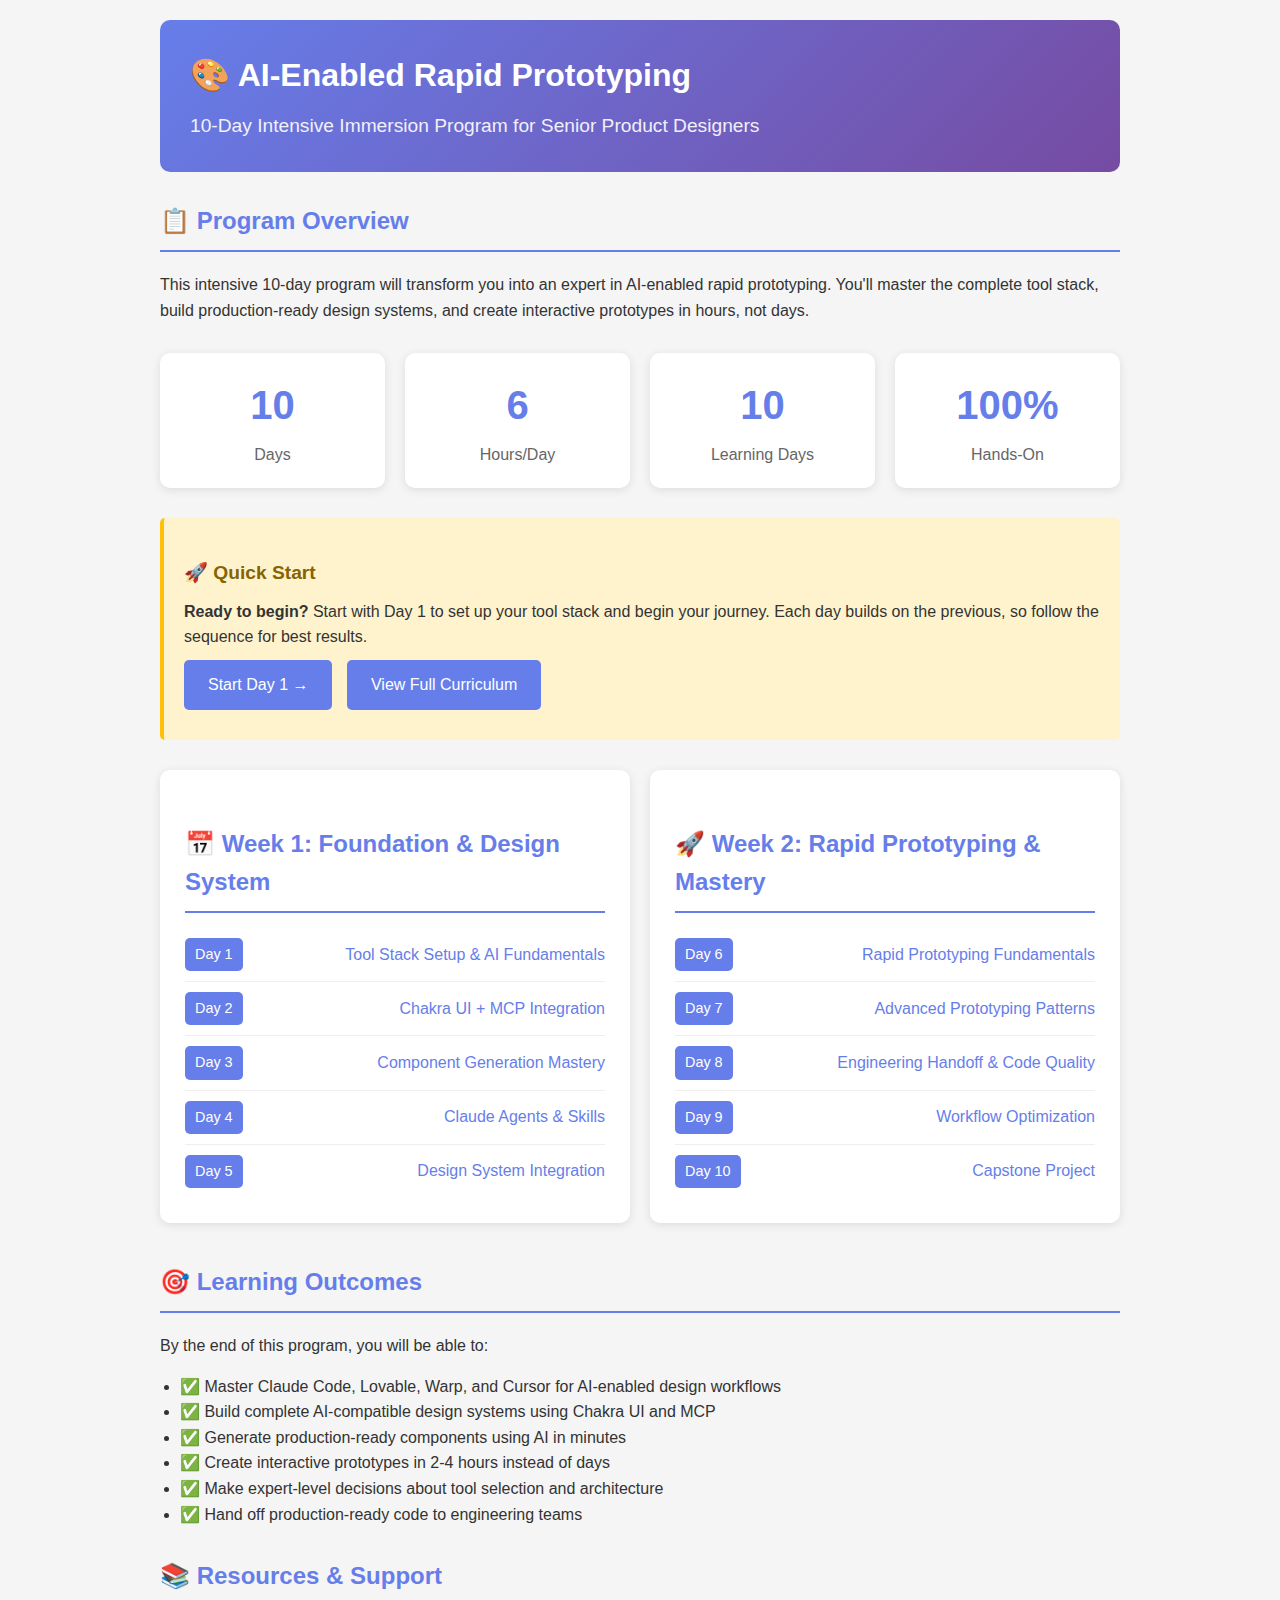
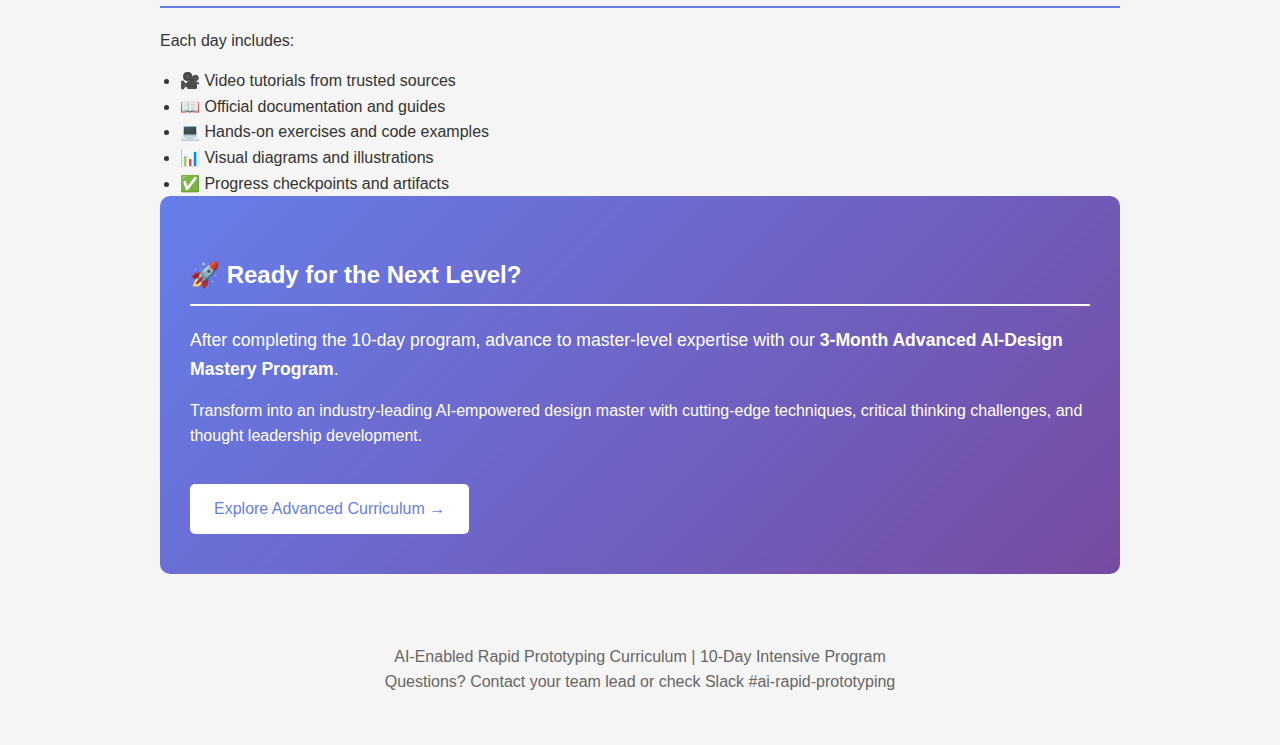
<file: index.html>
<!DOCTYPE html>
<html lang="en">
<head>
    <meta charset="UTF-8">
    <meta name="viewport" content="width=device-width, initial-scale=1.0">
    <title>AI-Enabled Rapid Prototyping: 10-Day Intensive Curriculum</title>
    <link rel="stylesheet" href="styles.css">
    <style>
        .week-grid {
            display: grid;
            grid-template-columns: repeat(auto-fit, minmax(300px, 1fr));
            gap: 20px;
            margin-bottom: 40px;
        }
        
        .week-card {
            background: white;
            padding: 25px;
            border-radius: 10px;
            box-shadow: 0 2px 10px rgba(0,0,0,0.1);
            transition: transform 0.2s;
        }
        
        .week-card:hover {
            transform: translateY(-5px);
        }
        
        .week-card h2 {
            color: #667eea;
            margin-bottom: 15px;
            font-size: 1.5em;
        }
        
        .day-list {
            list-style: none;
        }
        
        .day-list li {
            padding: 10px 0;
            border-bottom: 1px solid #eee;
        }
        
        .day-list li:last-child {
            border-bottom: none;
        }
        
        .day-link {
            color: #667eea;
            text-decoration: none;
            font-weight: 500;
            display: flex;
            align-items: center;
            justify-content: space-between;
        }
        
        .day-link:hover {
            text-decoration: underline;
        }
        
        .day-number {
            background: #667eea;
            color: white;
            padding: 5px 10px;
            border-radius: 5px;
            font-size: 0.9em;
            margin-right: 10px;
        }
        
        .quick-start {
            background: #fff3cd;
            border-left: 4px solid #ffc107;
            padding: 20px;
            margin: 30px 0;
            border-radius: 5px;
        }
        
        .quick-start h3 {
            color: #856404;
            margin-bottom: 10px;
        }
        
        .stats {
            display: grid;
            grid-template-columns: repeat(auto-fit, minmax(200px, 1fr));
            gap: 20px;
            margin: 30px 0;
        }
        
        .stat-card {
            background: white;
            padding: 20px;
            border-radius: 10px;
            text-align: center;
            box-shadow: 0 2px 10px rgba(0,0,0,0.1);
        }
        
        .stat-number {
            font-size: 2.5em;
            color: #667eea;
            font-weight: bold;
        }
        
        .stat-label {
            color: #666;
            margin-top: 5px;
        }
        
        footer {
            text-align: center;
            padding: 30px;
            color: #666;
            margin-top: 40px;
        }
        
        .subtitle {
            font-size: 1.2em;
            opacity: 0.9;
        }
    </style>
</head>
<body>
    <div class="container">
        <header>
            <h1>🎨 AI-Enabled Rapid Prototyping</h1>
            <p class="subtitle">10-Day Intensive Immersion Program for Senior Product Designers</p>
        </header>
        
        <div class="overview">
            <h2>📋 Program Overview</h2>
            <p>This intensive 10-day program will transform you into an expert in AI-enabled rapid prototyping. You'll master the complete tool stack, build production-ready design systems, and create interactive prototypes in hours, not days.</p>
            
            <div class="stats">
                <div class="stat-card">
                    <div class="stat-number">10</div>
                    <div class="stat-label">Days</div>
                </div>
                <div class="stat-card">
                    <div class="stat-number">6</div>
                    <div class="stat-label">Hours/Day</div>
                </div>
                <div class="stat-card">
                    <div class="stat-number">10</div>
                    <div class="stat-label">Learning Days</div>
                </div>
                <div class="stat-card">
                    <div class="stat-number">100%</div>
                    <div class="stat-label">Hands-On</div>
                </div>
            </div>
        </div>
        
        <div class="quick-start">
            <h3>🚀 Quick Start</h3>
            <p><strong>Ready to begin?</strong> Start with Day 1 to set up your tool stack and begin your journey. Each day builds on the previous, so follow the sequence for best results.</p>
            <a href="day1.html" class="btn">Start Day 1 →</a>
            <a href="#curriculum" class="btn">View Full Curriculum</a>
        </div>
        
        <div id="curriculum">
            <div class="week-grid">
                <div class="week-card">
                    <h2>📅 Week 1: Foundation & Design System</h2>
                    <ul class="day-list">
                        <li><a href="day1.html" class="day-link"><span class="day-number">Day 1</span> Tool Stack Setup & AI Fundamentals</a></li>
                        <li><a href="day2.html" class="day-link"><span class="day-number">Day 2</span> Chakra UI + MCP Integration</a></li>
                        <li><a href="day3.html" class="day-link"><span class="day-number">Day 3</span> Component Generation Mastery</a></li>
                        <li><a href="day4.html" class="day-link"><span class="day-number">Day 4</span> Claude Agents & Skills</a></li>
                        <li><a href="day5.html" class="day-link"><span class="day-number">Day 5</span> Design System Integration</a></li>
                    </ul>
                </div>
                
                <div class="week-card">
                    <h2>🚀 Week 2: Rapid Prototyping & Mastery</h2>
                    <ul class="day-list">
                        <li><a href="day6.html" class="day-link"><span class="day-number">Day 6</span> Rapid Prototyping Fundamentals</a></li>
                        <li><a href="day7.html" class="day-link"><span class="day-number">Day 7</span> Advanced Prototyping Patterns</a></li>
                        <li><a href="day8.html" class="day-link"><span class="day-number">Day 8</span> Engineering Handoff & Code Quality</a></li>
                        <li><a href="day9.html" class="day-link"><span class="day-number">Day 9</span> Workflow Optimization</a></li>
                        <li><a href="day10.html" class="day-link"><span class="day-number">Day 10</span> Capstone Project</a></li>
                    </ul>
                </div>
            </div>
        </div>
        
        <div class="overview">
            <h2>🎯 Learning Outcomes</h2>
            <p>By the end of this program, you will be able to:</p>
            <ul style="margin-left: 20px; margin-top: 15px;">
                <li>✅ Master Claude Code, Lovable, Warp, and Cursor for AI-enabled design workflows</li>
                <li>✅ Build complete AI-compatible design systems using Chakra UI and MCP</li>
                <li>✅ Generate production-ready components using AI in minutes</li>
                <li>✅ Create interactive prototypes in 2-4 hours instead of days</li>
                <li>✅ Make expert-level decisions about tool selection and architecture</li>
                <li>✅ Hand off production-ready code to engineering teams</li>
            </ul>
        </div>
        
        <div class="overview">
            <h2>📚 Resources & Support</h2>
            <p>Each day includes:</p>
            <ul style="margin-left: 20px; margin-top: 15px;">
                <li>🎥 Video tutorials from trusted sources</li>
                <li>📖 Official documentation and guides</li>
                <li>💻 Hands-on exercises and code examples</li>
                <li>📊 Visual diagrams and illustrations</li>
                <li>✅ Progress checkpoints and artifacts</li>
            </ul>
        </div>
        
        <div class="overview" style="background: linear-gradient(135deg, #667eea 0%, #764ba2 100%); color: white; padding: 30px; border-radius: 10px;">
            <h2 style="color: white; border-bottom: 2px solid white;">🚀 Ready for the Next Level?</h2>
            <p style="font-size: 1.1em; margin: 15px 0;">After completing the 10-day program, advance to master-level expertise with our <strong>3-Month Advanced AI-Design Mastery Program</strong>.</p>
            <p style="margin: 15px 0;">Transform into an industry-leading AI-empowered design master with cutting-edge techniques, critical thinking challenges, and thought leadership development.</p>
            <a href="advanced-curriculum.html" class="btn" style="background: white; color: #667eea; margin-top: 20px;">Explore Advanced Curriculum →</a>
        </div>
        
        <footer>
            <p>AI-Enabled Rapid Prototyping Curriculum | 10-Day Intensive Program</p>
            <p>Questions? Contact your team lead or check Slack #ai-rapid-prototyping</p>
        </footer>
    </div>
</body>
</html>
</file>
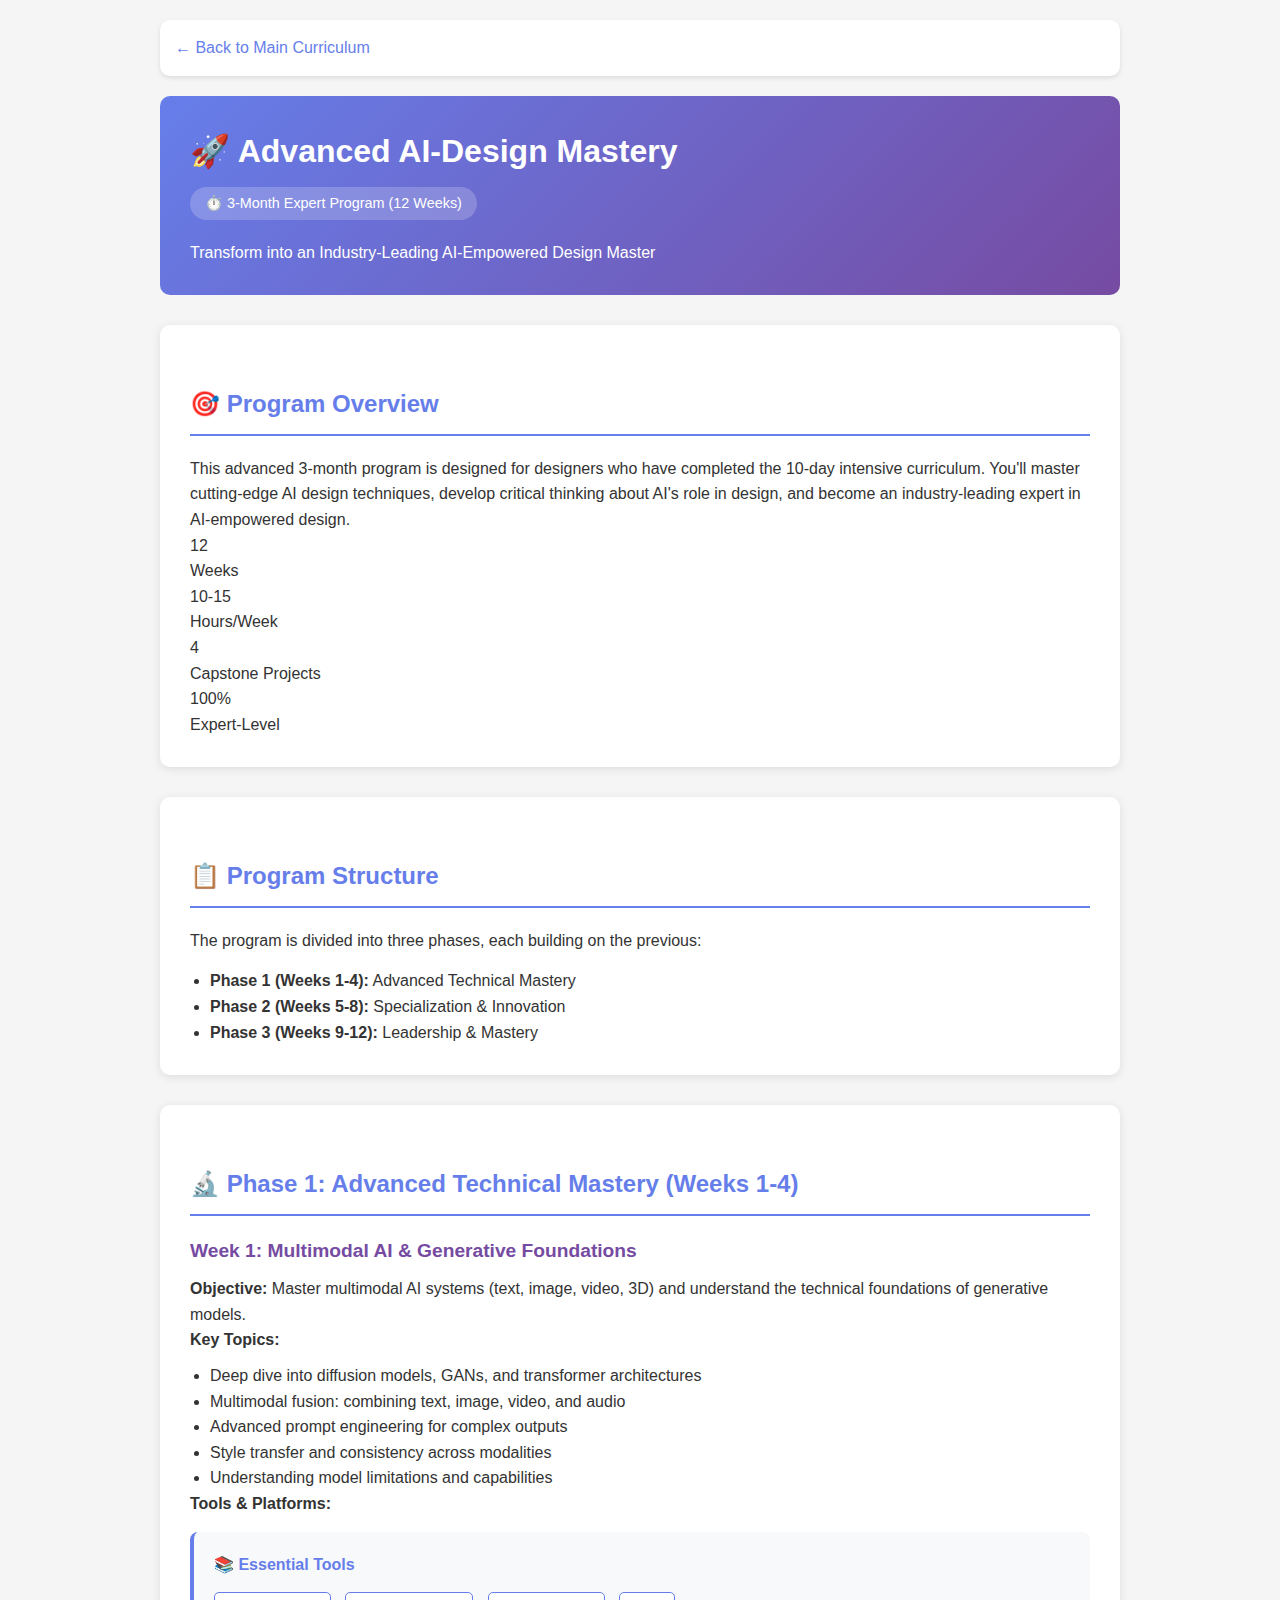
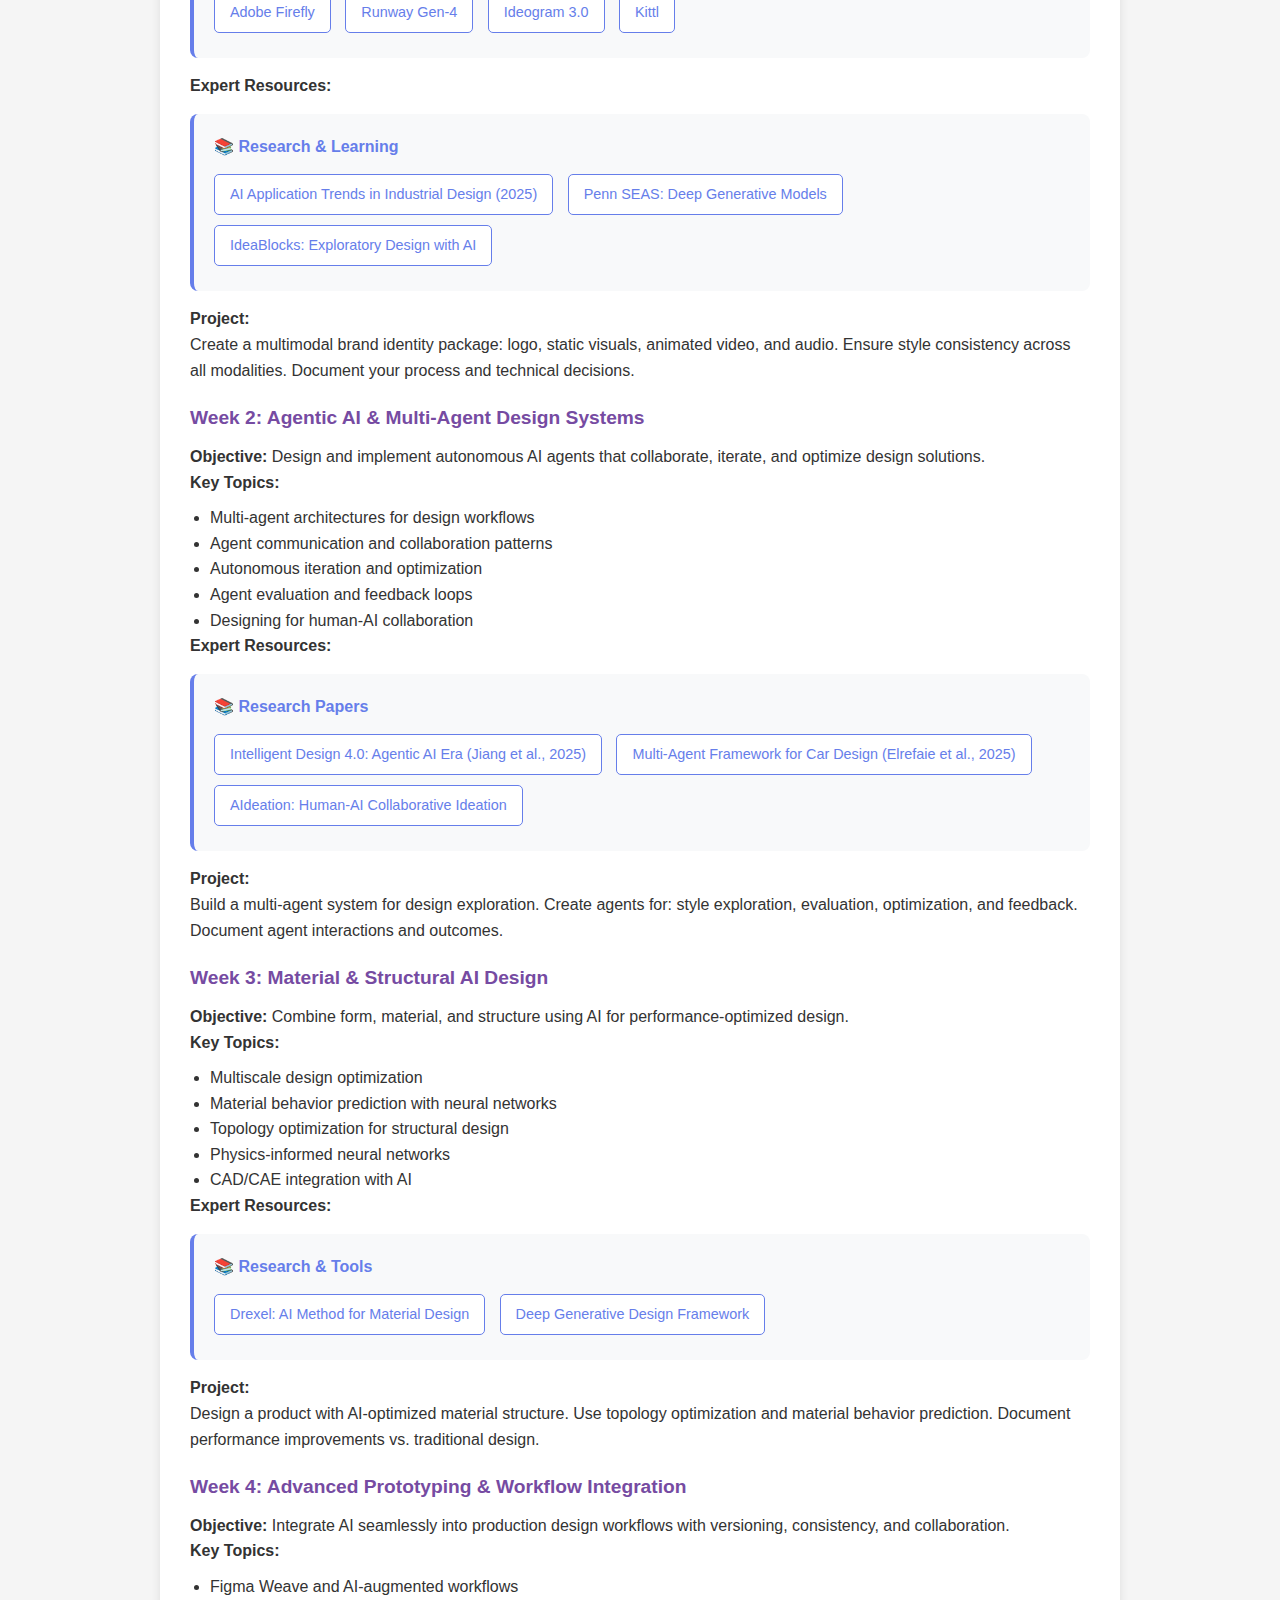
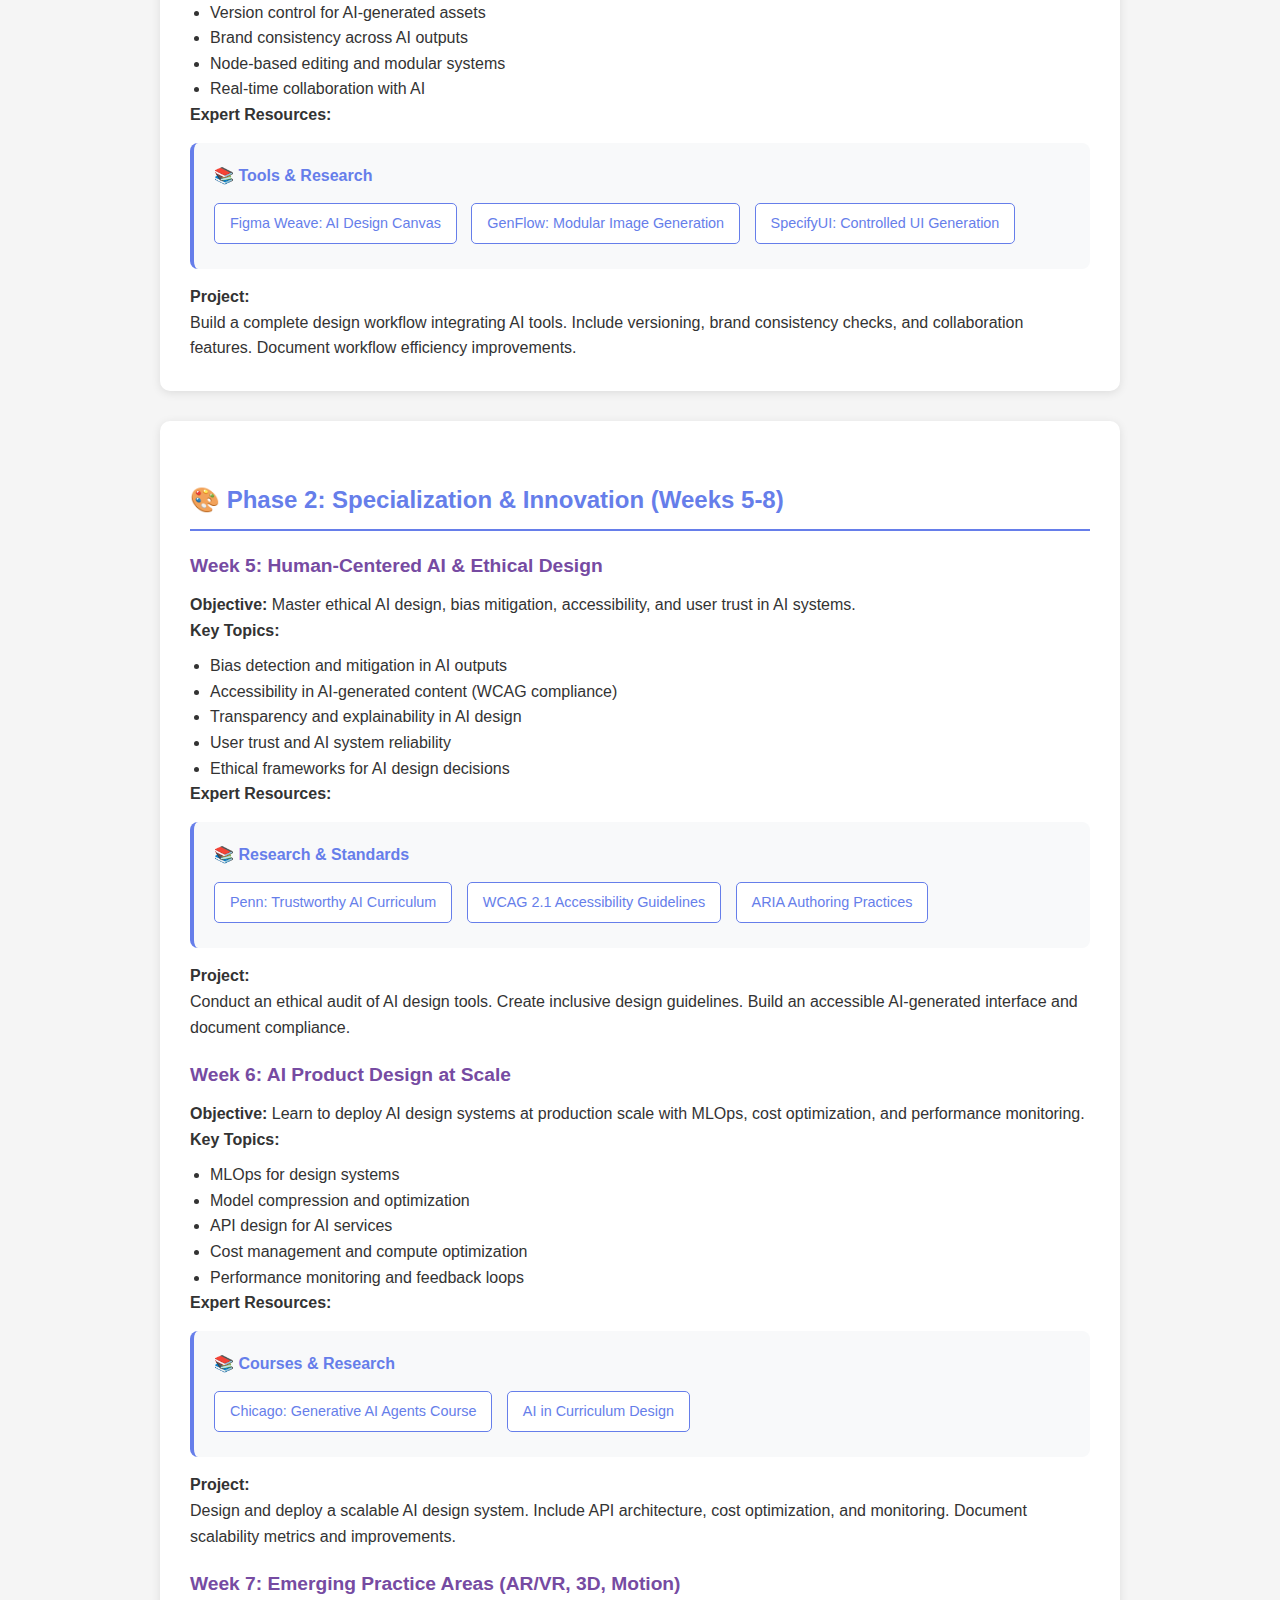
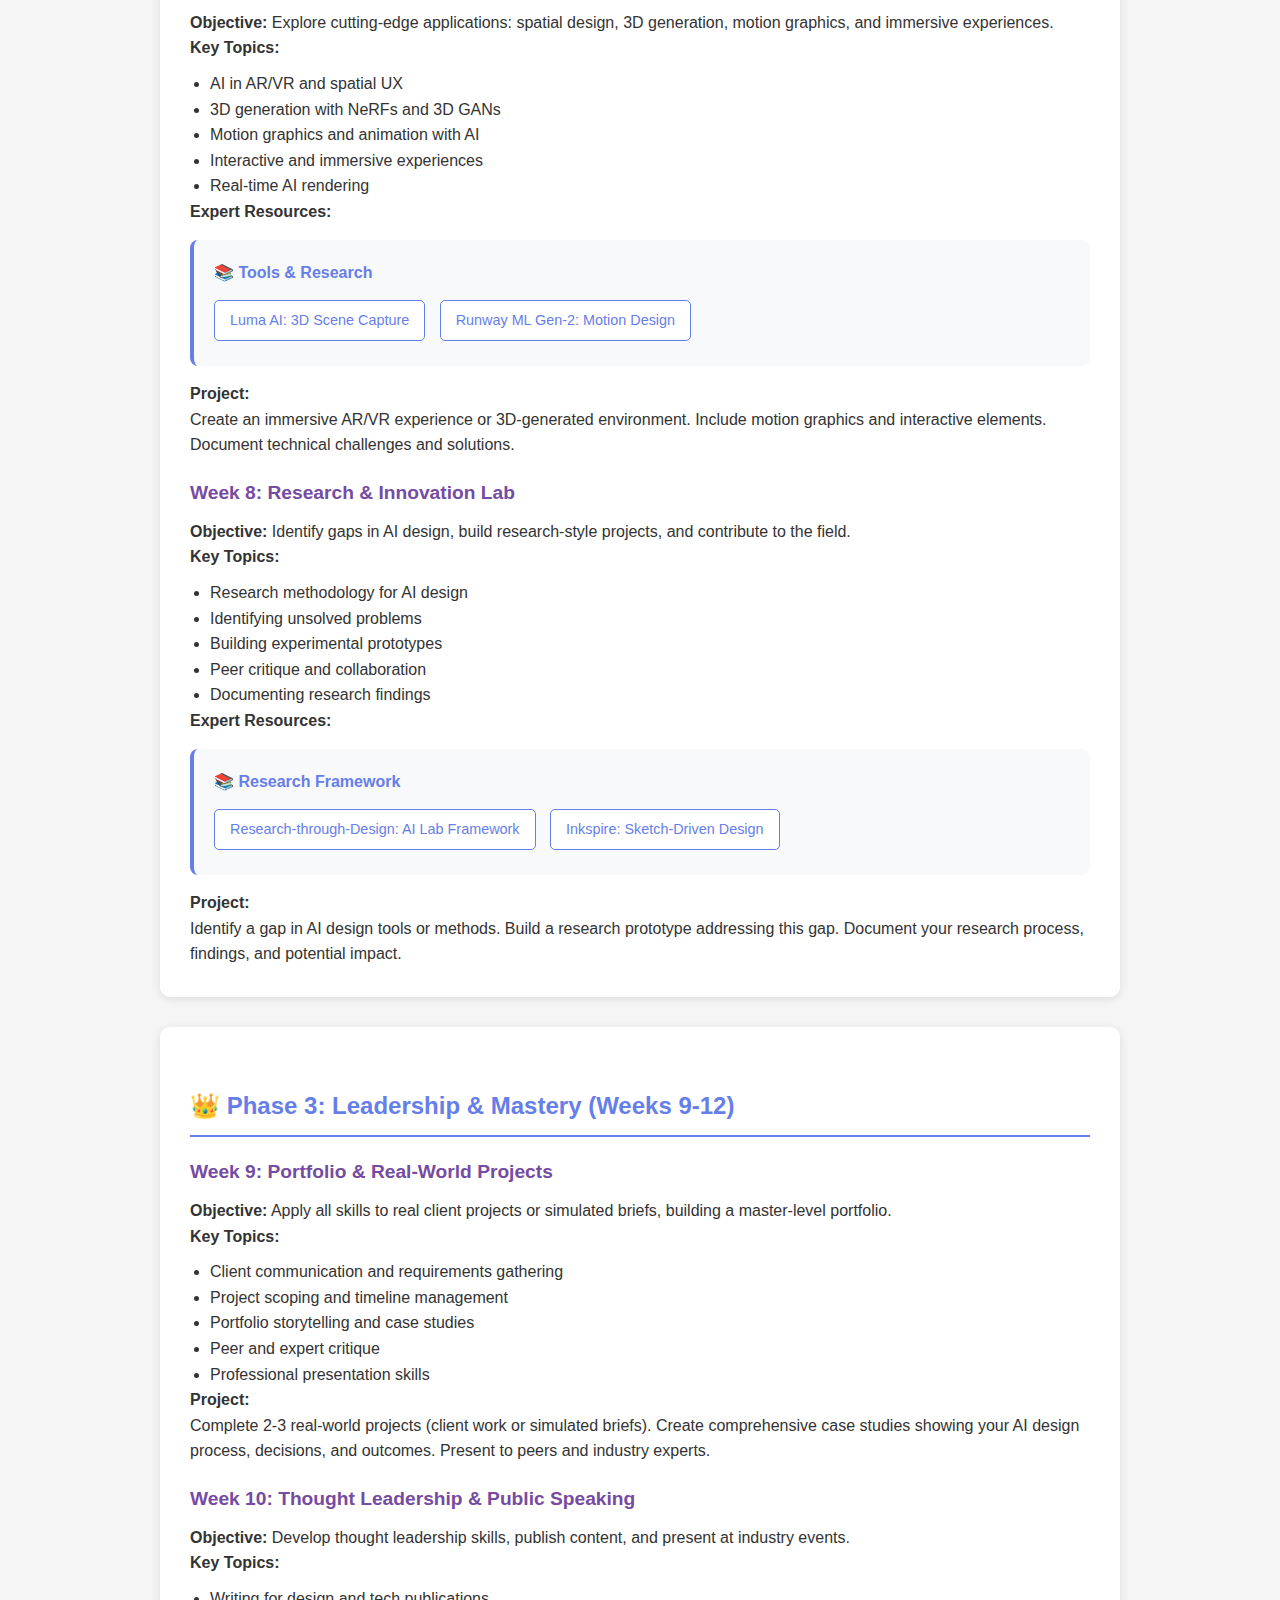
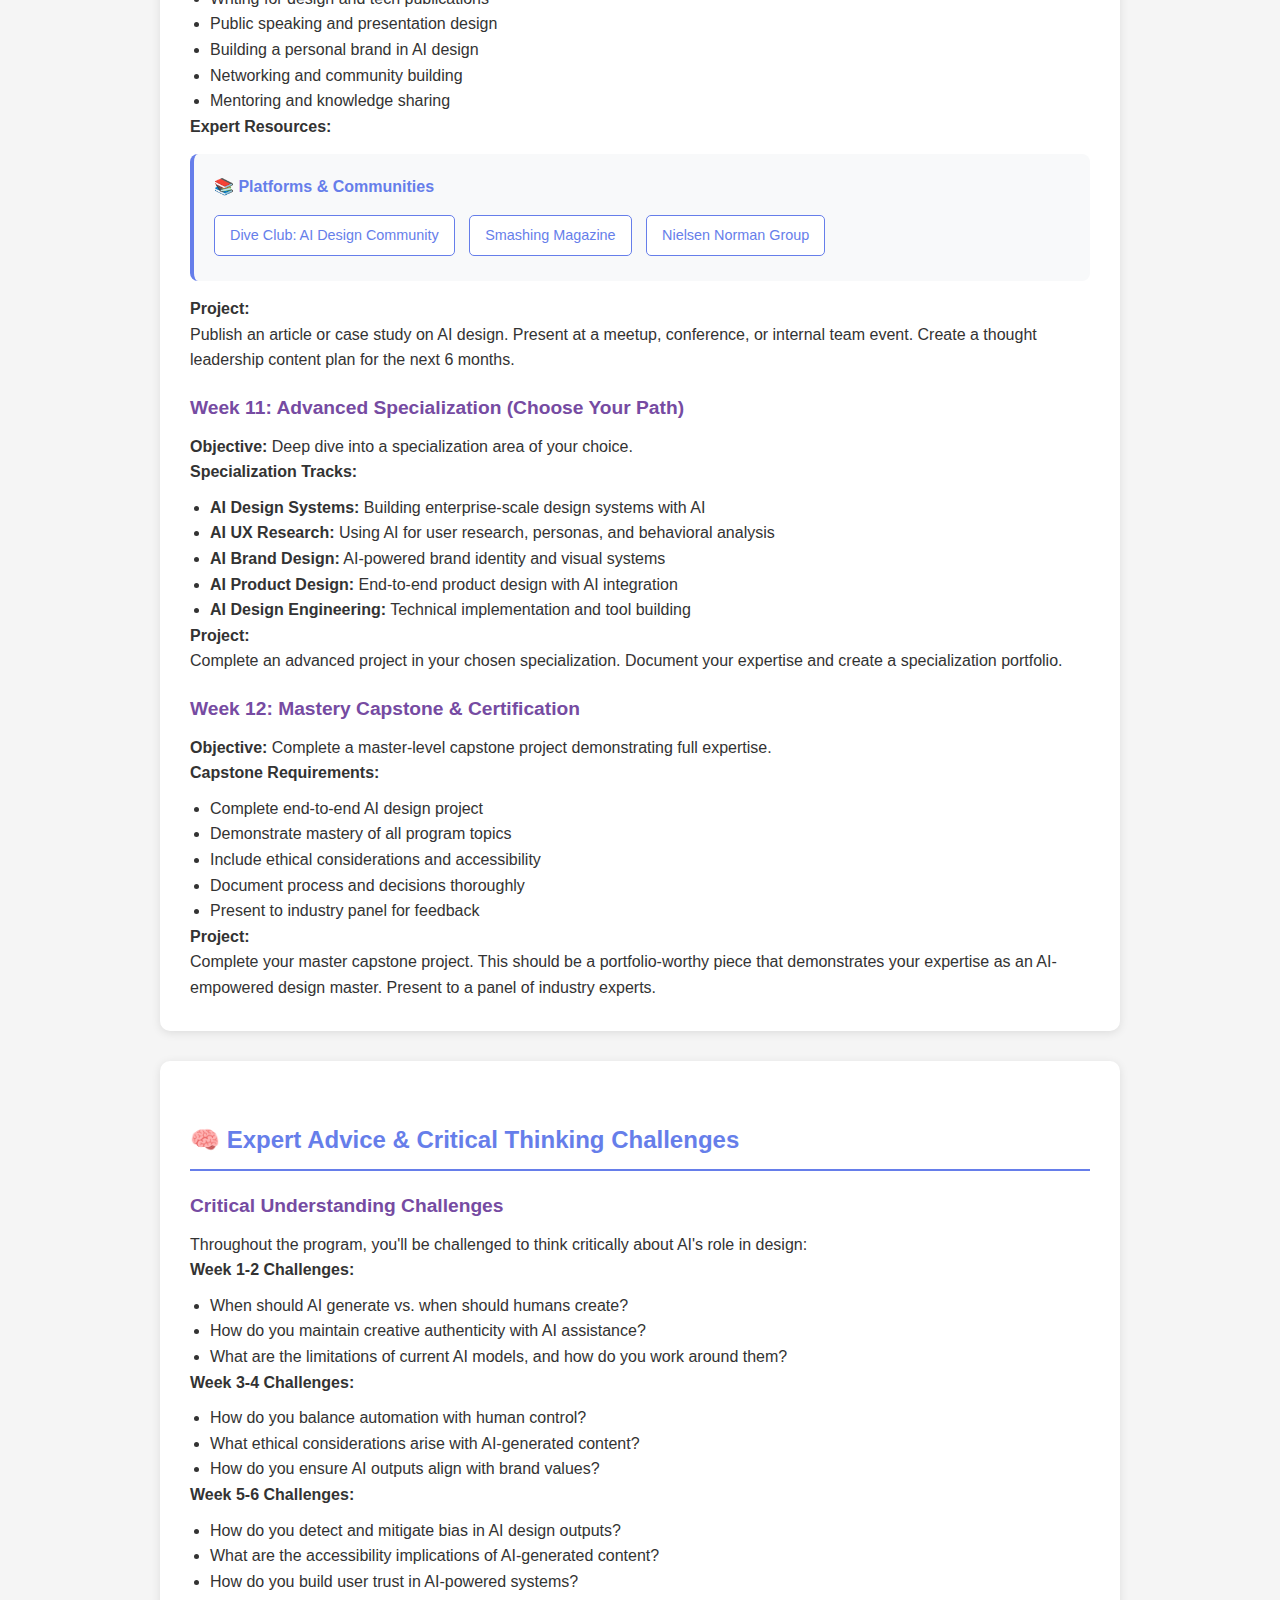
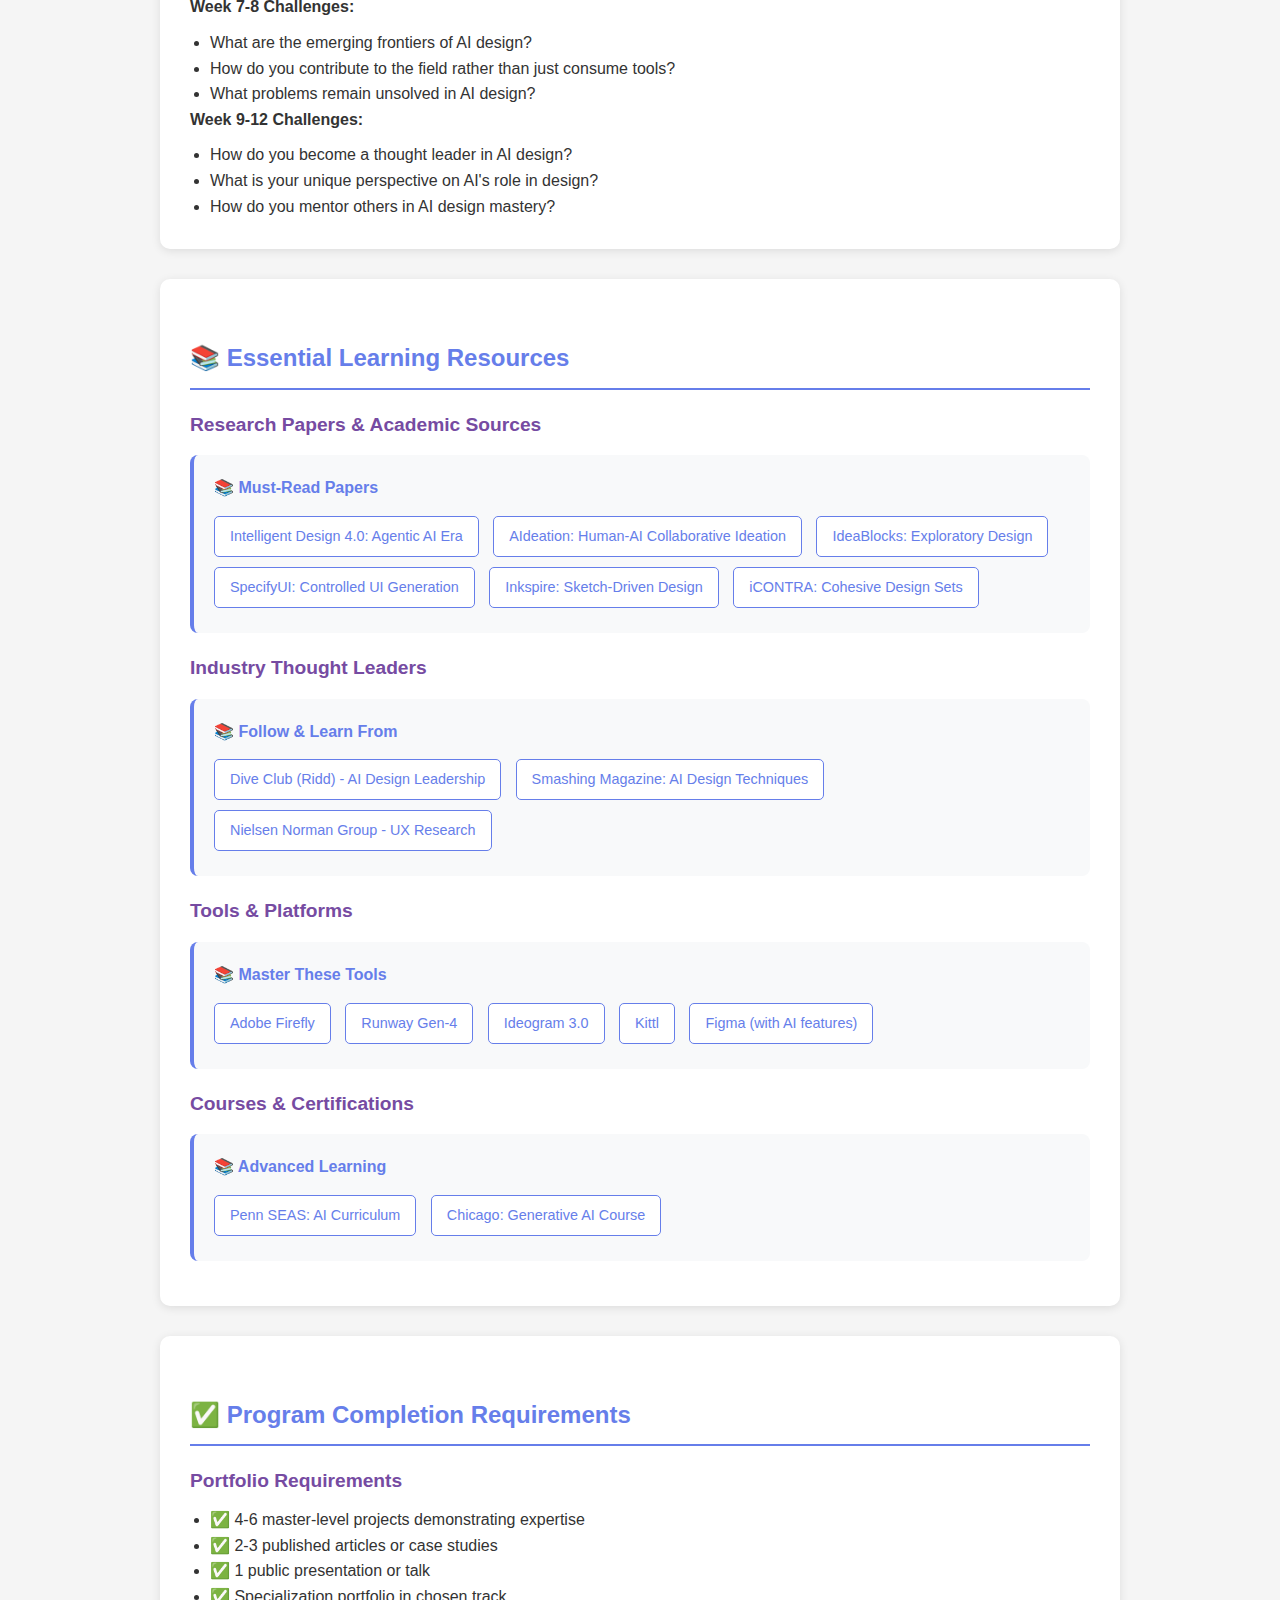
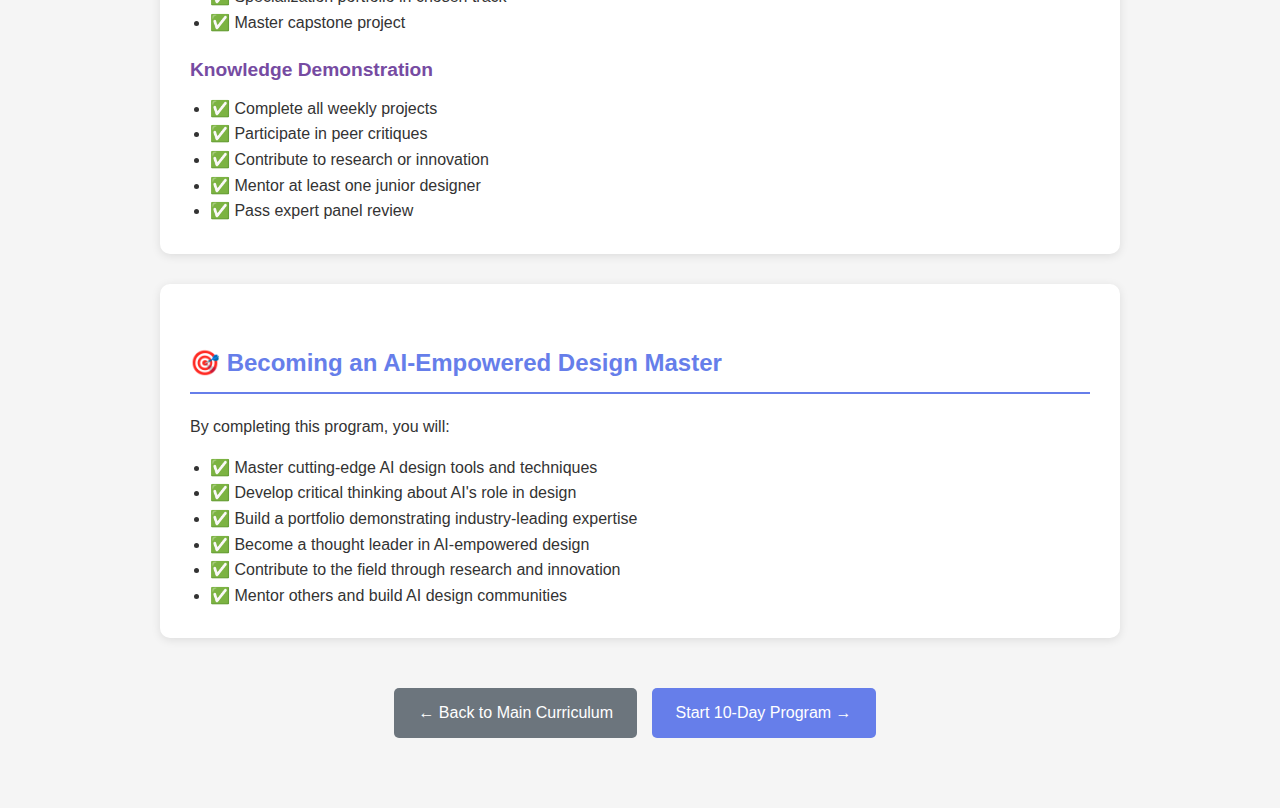
<file: advanced-curriculum.html>
<!DOCTYPE html>
<html lang="en">
<head>
    <meta charset="UTF-8">
    <meta name="viewport" content="width=device-width, initial-scale=1.0">
    <title>Advanced AI-Design Mastery: 3-Month Expert Program</title>
    <link rel="stylesheet" href="styles.css">
</head>
<body>
    <div class="container">
        <div class="nav">
            <a href="index.html">← Back to Main Curriculum</a>
        </div>
        
        <header>
            <h1>🚀 Advanced AI-Design Mastery</h1>
            <span class="time-badge">⏱️ 3-Month Expert Program (12 Weeks)</span>
            <p class="subtitle">Transform into an Industry-Leading AI-Empowered Design Master</p>
        </header>
        
        <div class="section">
            <h2>🎯 Program Overview</h2>
            <p>This advanced 3-month program is designed for designers who have completed the 10-day intensive curriculum. You'll master cutting-edge AI design techniques, develop critical thinking about AI's role in design, and become an industry-leading expert in AI-empowered design.</p>
            
            <div class="stats">
                <div class="stat-card">
                    <div class="stat-number">12</div>
                    <div class="stat-label">Weeks</div>
                </div>
                <div class="stat-card">
                    <div class="stat-number">10-15</div>
                    <div class="stat-label">Hours/Week</div>
                </div>
                <div class="stat-card">
                    <div class="stat-number">4</div>
                    <div class="stat-label">Capstone Projects</div>
                </div>
                <div class="stat-card">
                    <div class="stat-number">100%</div>
                    <div class="stat-label">Expert-Level</div>
                </div>
            </div>
        </div>
        
        <div class="section">
            <h2>📋 Program Structure</h2>
            <p>The program is divided into three phases, each building on the previous:</p>
            <ul style="margin-left: 20px; margin-top: 15px;">
                <li><strong>Phase 1 (Weeks 1-4):</strong> Advanced Technical Mastery</li>
                <li><strong>Phase 2 (Weeks 5-8):</strong> Specialization & Innovation</li>
                <li><strong>Phase 3 (Weeks 9-12):</strong> Leadership & Mastery</li>
            </ul>
        </div>
        
        <!-- Phase 1: Advanced Technical Mastery -->
        <div class="section">
            <h2>🔬 Phase 1: Advanced Technical Mastery (Weeks 1-4)</h2>
            
            <h3>Week 1: Multimodal AI & Generative Foundations</h3>
            <p><strong>Objective:</strong> Master multimodal AI systems (text, image, video, 3D) and understand the technical foundations of generative models.</p>
            
            <h4>Key Topics:</h4>
            <ul style="margin-left: 20px; margin-top: 10px;">
                <li>Deep dive into diffusion models, GANs, and transformer architectures</li>
                <li>Multimodal fusion: combining text, image, video, and audio</li>
                <li>Advanced prompt engineering for complex outputs</li>
                <li>Style transfer and consistency across modalities</li>
                <li>Understanding model limitations and capabilities</li>
            </ul>
            
            <h4>Tools & Platforms:</h4>
            <div class="resource-card">
                <h4>📚 Essential Tools</h4>
                <a href="https://www.adobe.com/products/firefly.html" target="_blank" class="resource-link">Adobe Firefly</a>
                <a href="https://runwayml.com" target="_blank" class="resource-link">Runway Gen-4</a>
                <a href="https://ideogram.ai" target="_blank" class="resource-link">Ideogram 3.0</a>
                <a href="https://www.kittl.com" target="_blank" class="resource-link">Kittl</a>
            </div>
            
            <h4>Expert Resources:</h4>
            <div class="resource-card">
                <h4>📚 Research & Learning</h4>
                <a href="https://www.sciencedirect.com/science/article/pii/S1877050925020587" target="_blank" class="resource-link">AI Application Trends in Industrial Design (2025)</a>
                <a href="https://ai.seas.upenn.edu/curriculum/" target="_blank" class="resource-link">Penn SEAS: Deep Generative Models</a>
                <a href="https://arxiv.org/abs/2507.22163" target="_blank" class="resource-link">IdeaBlocks: Exploratory Design with AI</a>
            </div>
            
            <h4>Project:</h4>
            <p>Create a multimodal brand identity package: logo, static visuals, animated video, and audio. Ensure style consistency across all modalities. Document your process and technical decisions.</p>
            
            <h3>Week 2: Agentic AI & Multi-Agent Design Systems</h3>
            <p><strong>Objective:</strong> Design and implement autonomous AI agents that collaborate, iterate, and optimize design solutions.</p>
            
            <h4>Key Topics:</h4>
            <ul style="margin-left: 20px; margin-top: 10px;">
                <li>Multi-agent architectures for design workflows</li>
                <li>Agent communication and collaboration patterns</li>
                <li>Autonomous iteration and optimization</li>
                <li>Agent evaluation and feedback loops</li>
                <li>Designing for human-AI collaboration</li>
            </ul>
            
            <h4>Expert Resources:</h4>
            <div class="resource-card">
                <h4>📚 Research Papers</h4>
                <a href="https://arxiv.org/abs/2506.09755" target="_blank" class="resource-link">Intelligent Design 4.0: Agentic AI Era (Jiang et al., 2025)</a>
                <a href="https://arxiv.org/abs/2503.23315" target="_blank" class="resource-link">Multi-Agent Framework for Car Design (Elrefaie et al., 2025)</a>
                <a href="https://arxiv.org/abs/2502.14747" target="_blank" class="resource-link">AIdeation: Human-AI Collaborative Ideation</a>
            </div>
            
            <h4>Project:</h4>
            <p>Build a multi-agent system for design exploration. Create agents for: style exploration, evaluation, optimization, and feedback. Document agent interactions and outcomes.</p>
            
            <h3>Week 3: Material & Structural AI Design</h3>
            <p><strong>Objective:</strong> Combine form, material, and structure using AI for performance-optimized design.</p>
            
            <h4>Key Topics:</h4>
            <ul style="margin-left: 20px; margin-top: 10px;">
                <li>Multiscale design optimization</li>
                <li>Material behavior prediction with neural networks</li>
                <li>Topology optimization for structural design</li>
                <li>Physics-informed neural networks</li>
                <li>CAD/CAE integration with AI</li>
            </ul>
            
            <h4>Expert Resources:</h4>
            <div class="resource-card">
                <h4>📚 Research & Tools</h4>
                <a href="https://drexel.edu/engineering/news-events/news/archive/2025/October/new-ai-method-design-materials-inside-out/" target="_blank" class="resource-link">Drexel: AI Method for Material Design</a>
                <a href="https://arxiv.org/abs/1903.01548" target="_blank" class="resource-link">Deep Generative Design Framework</a>
            </div>
            
            <h4>Project:</h4>
            <p>Design a product with AI-optimized material structure. Use topology optimization and material behavior prediction. Document performance improvements vs. traditional design.</p>
            
            <h3>Week 4: Advanced Prototyping & Workflow Integration</h3>
            <p><strong>Objective:</strong> Integrate AI seamlessly into production design workflows with versioning, consistency, and collaboration.</p>
            
            <h4>Key Topics:</h4>
            <ul style="margin-left: 20px; margin-top: 10px;">
                <li>Figma Weave and AI-augmented workflows</li>
                <li>Version control for AI-generated assets</li>
                <li>Brand consistency across AI outputs</li>
                <li>Node-based editing and modular systems</li>
                <li>Real-time collaboration with AI</li>
            </ul>
            
            <h4>Expert Resources:</h4>
            <div class="resource-card">
                <h4>📚 Tools & Research</h4>
                <a href="https://www.theverge.com/news/809909/figma-weave-weavy-acquisition-ai-design-canvas" target="_blank" class="resource-link">Figma Weave: AI Design Canvas</a>
                <a href="https://arxiv.org/abs/2506.21369" target="_blank" class="resource-link">GenFlow: Modular Image Generation</a>
                <a href="https://arxiv.org/abs/2509.07334" target="_blank" class="resource-link">SpecifyUI: Controlled UI Generation</a>
            </div>
            
            <h4>Project:</h4>
            <p>Build a complete design workflow integrating AI tools. Include versioning, brand consistency checks, and collaboration features. Document workflow efficiency improvements.</p>
        </div>
        
        <!-- Phase 2: Specialization & Innovation -->
        <div class="section">
            <h2>🎨 Phase 2: Specialization & Innovation (Weeks 5-8)</h2>
            
            <h3>Week 5: Human-Centered AI & Ethical Design</h3>
            <p><strong>Objective:</strong> Master ethical AI design, bias mitigation, accessibility, and user trust in AI systems.</p>
            
            <h4>Key Topics:</h4>
            <ul style="margin-left: 20px; margin-top: 10px;">
                <li>Bias detection and mitigation in AI outputs</li>
                <li>Accessibility in AI-generated content (WCAG compliance)</li>
                <li>Transparency and explainability in AI design</li>
                <li>User trust and AI system reliability</li>
                <li>Ethical frameworks for AI design decisions</li>
            </ul>
            
            <h4>Expert Resources:</h4>
            <div class="resource-card">
                <h4>📚 Research & Standards</h4>
                <a href="https://ai.seas.upenn.edu/curriculum/" target="_blank" class="resource-link">Penn: Trustworthy AI Curriculum</a>
                <a href="https://www.w3.org/WAI/WCAG21/quickref/" target="_blank" class="resource-link">WCAG 2.1 Accessibility Guidelines</a>
                <a href="https://www.w3.org/WAI/ARIA/apg/" target="_blank" class="resource-link">ARIA Authoring Practices</a>
            </div>
            
            <h4>Project:</h4>
            <p>Conduct an ethical audit of AI design tools. Create inclusive design guidelines. Build an accessible AI-generated interface and document compliance.</p>
            
            <h3>Week 6: AI Product Design at Scale</h3>
            <p><strong>Objective:</strong> Learn to deploy AI design systems at production scale with MLOps, cost optimization, and performance monitoring.</p>
            
            <h4>Key Topics:</h4>
            <ul style="margin-left: 20px; margin-top: 10px;">
                <li>MLOps for design systems</li>
                <li>Model compression and optimization</li>
                <li>API design for AI services</li>
                <li>Cost management and compute optimization</li>
                <li>Performance monitoring and feedback loops</li>
            </ul>
            
            <h4>Expert Resources:</h4>
            <div class="resource-card">
                <h4>📚 Courses & Research</h4>
                <a href="https://applieddatascience.psd.uchicago.edu/academics/curriculum/" target="_blank" class="resource-link">Chicago: Generative AI Agents Course</a>
                <a href="https://pce.sandiego.edu/courses/ai-for-curriculum-design-and-development/" target="_blank" class="resource-link">AI in Curriculum Design</a>
            </div>
            
            <h4>Project:</h4>
            <p>Design and deploy a scalable AI design system. Include API architecture, cost optimization, and monitoring. Document scalability metrics and improvements.</p>
            
            <h3>Week 7: Emerging Practice Areas (AR/VR, 3D, Motion)</h3>
            <p><strong>Objective:</strong> Explore cutting-edge applications: spatial design, 3D generation, motion graphics, and immersive experiences.</p>
            
            <h4>Key Topics:</h4>
            <ul style="margin-left: 20px; margin-top: 10px;">
                <li>AI in AR/VR and spatial UX</li>
                <li>3D generation with NeRFs and 3D GANs</li>
                <li>Motion graphics and animation with AI</li>
                <li>Interactive and immersive experiences</li>
                <li>Real-time AI rendering</li>
            </ul>
            
            <h4>Expert Resources:</h4>
            <div class="resource-card">
                <h4>📚 Tools & Research</h4>
                <a href="https://www.trendingland.com/2025/06/05/10-ai-tools-every-creator-is-using-in-2025/" target="_blank" class="resource-link">Luma AI: 3D Scene Capture</a>
                <a href="https://www.figureestudio.com/2025/11/02/game-changing-ai-tools-for-designers-2025/" target="_blank" class="resource-link">Runway ML Gen-2: Motion Design</a>
            </div>
            
            <h4>Project:</h4>
            <p>Create an immersive AR/VR experience or 3D-generated environment. Include motion graphics and interactive elements. Document technical challenges and solutions.</p>
            
            <h3>Week 8: Research & Innovation Lab</h3>
            <p><strong>Objective:</strong> Identify gaps in AI design, build research-style projects, and contribute to the field.</p>
            
            <h4>Key Topics:</h4>
            <ul style="margin-left: 20px; margin-top: 10px;">
                <li>Research methodology for AI design</li>
                <li>Identifying unsolved problems</li>
                <li>Building experimental prototypes</li>
                <li>Peer critique and collaboration</li>
                <li>Documenting research findings</li>
            </ul>
            
            <h4>Expert Resources:</h4>
            <div class="resource-card">
                <h4>📚 Research Framework</h4>
                <a href="https://arxiv.org/abs/2405.04677" target="_blank" class="resource-link">Research-through-Design: AI Lab Framework</a>
                <a href="https://arxiv.org/abs/2501.18588" target="_blank" class="resource-link">Inkspire: Sketch-Driven Design</a>
            </div>
            
            <h4>Project:</h4>
            <p>Identify a gap in AI design tools or methods. Build a research prototype addressing this gap. Document your research process, findings, and potential impact.</p>
        </div>
        
        <!-- Phase 3: Leadership & Mastery -->
        <div class="section">
            <h2>👑 Phase 3: Leadership & Mastery (Weeks 9-12)</h2>
            
            <h3>Week 9: Portfolio & Real-World Projects</h3>
            <p><strong>Objective:</strong> Apply all skills to real client projects or simulated briefs, building a master-level portfolio.</p>
            
            <h4>Key Topics:</h4>
            <ul style="margin-left: 20px; margin-top: 10px;">
                <li>Client communication and requirements gathering</li>
                <li>Project scoping and timeline management</li>
                <li>Portfolio storytelling and case studies</li>
                <li>Peer and expert critique</li>
                <li>Professional presentation skills</li>
            </ul>
            
            <h4>Project:</h4>
            <p>Complete 2-3 real-world projects (client work or simulated briefs). Create comprehensive case studies showing your AI design process, decisions, and outcomes. Present to peers and industry experts.</p>
            
            <h3>Week 10: Thought Leadership & Public Speaking</h3>
            <p><strong>Objective:</strong> Develop thought leadership skills, publish content, and present at industry events.</p>
            
            <h4>Key Topics:</h4>
            <ul style="margin-left: 20px; margin-top: 10px;">
                <li>Writing for design and tech publications</li>
                <li>Public speaking and presentation design</li>
                <li>Building a personal brand in AI design</li>
                <li>Networking and community building</li>
                <li>Mentoring and knowledge sharing</li>
            </ul>
            
            <h4>Expert Resources:</h4>
            <div class="resource-card">
                <h4>📚 Platforms & Communities</h4>
                <a href="https://www.dive.club" target="_blank" class="resource-link">Dive Club: AI Design Community</a>
                <a href="https://www.smashingmagazine.com" target="_blank" class="resource-link">Smashing Magazine</a>
                <a href="https://www.nngroup.com" target="_blank" class="resource-link">Nielsen Norman Group</a>
            </div>
            
            <h4>Project:</h4>
            <p>Publish an article or case study on AI design. Present at a meetup, conference, or internal team event. Create a thought leadership content plan for the next 6 months.</p>
            
            <h3>Week 11: Advanced Specialization (Choose Your Path)</h3>
            <p><strong>Objective:</strong> Deep dive into a specialization area of your choice.</p>
            
            <h4>Specialization Tracks:</h4>
            <ul style="margin-left: 20px; margin-top: 10px;">
                <li><strong>AI Design Systems:</strong> Building enterprise-scale design systems with AI</li>
                <li><strong>AI UX Research:</strong> Using AI for user research, personas, and behavioral analysis</li>
                <li><strong>AI Brand Design:</strong> AI-powered brand identity and visual systems</li>
                <li><strong>AI Product Design:</strong> End-to-end product design with AI integration</li>
                <li><strong>AI Design Engineering:</strong> Technical implementation and tool building</li>
            </ul>
            
            <h4>Project:</h4>
            <p>Complete an advanced project in your chosen specialization. Document your expertise and create a specialization portfolio.</p>
            
            <h3>Week 12: Mastery Capstone & Certification</h3>
            <p><strong>Objective:</strong> Complete a master-level capstone project demonstrating full expertise.</p>
            
            <h4>Capstone Requirements:</h4>
            <ul style="margin-left: 20px; margin-top: 10px;">
                <li>Complete end-to-end AI design project</li>
                <li>Demonstrate mastery of all program topics</li>
                <li>Include ethical considerations and accessibility</li>
                <li>Document process and decisions thoroughly</li>
                <li>Present to industry panel for feedback</li>
            </ul>
            
            <h4>Project:</h4>
            <p>Complete your master capstone project. This should be a portfolio-worthy piece that demonstrates your expertise as an AI-empowered design master. Present to a panel of industry experts.</p>
        </div>
        
        <div class="section">
            <h2>🧠 Expert Advice & Critical Thinking Challenges</h2>
            
            <h3>Critical Understanding Challenges</h3>
            <p>Throughout the program, you'll be challenged to think critically about AI's role in design:</p>
            
            <h4>Week 1-2 Challenges:</h4>
            <ul style="margin-left: 20px; margin-top: 10px;">
                <li>When should AI generate vs. when should humans create?</li>
                <li>How do you maintain creative authenticity with AI assistance?</li>
                <li>What are the limitations of current AI models, and how do you work around them?</li>
            </ul>
            
            <h4>Week 3-4 Challenges:</h4>
            <ul style="margin-left: 20px; margin-top: 10px;">
                <li>How do you balance automation with human control?</li>
                <li>What ethical considerations arise with AI-generated content?</li>
                <li>How do you ensure AI outputs align with brand values?</li>
            </ul>
            
            <h4>Week 5-6 Challenges:</h4>
            <ul style="margin-left: 20px; margin-top: 10px;">
                <li>How do you detect and mitigate bias in AI design outputs?</li>
                <li>What are the accessibility implications of AI-generated content?</li>
                <li>How do you build user trust in AI-powered systems?</li>
            </ul>
            
            <h4>Week 7-8 Challenges:</h4>
            <ul style="margin-left: 20px; margin-top: 10px;">
                <li>What are the emerging frontiers of AI design?</li>
                <li>How do you contribute to the field rather than just consume tools?</li>
                <li>What problems remain unsolved in AI design?</li>
            </ul>
            
            <h4>Week 9-12 Challenges:</h4>
            <ul style="margin-left: 20px; margin-top: 10px;">
                <li>How do you become a thought leader in AI design?</li>
                <li>What is your unique perspective on AI's role in design?</li>
                <li>How do you mentor others in AI design mastery?</li>
            </ul>
        </div>
        
        <div class="section">
            <h2>📚 Essential Learning Resources</h2>
            
            <h3>Research Papers & Academic Sources</h3>
            <div class="resource-card">
                <h4>📚 Must-Read Papers</h4>
                <a href="https://arxiv.org/abs/2506.09755" target="_blank" class="resource-link">Intelligent Design 4.0: Agentic AI Era</a>
                <a href="https://arxiv.org/abs/2502.14747" target="_blank" class="resource-link">AIdeation: Human-AI Collaborative Ideation</a>
                <a href="https://arxiv.org/abs/2507.22163" target="_blank" class="resource-link">IdeaBlocks: Exploratory Design</a>
                <a href="https://arxiv.org/abs/2509.07334" target="_blank" class="resource-link">SpecifyUI: Controlled UI Generation</a>
                <a href="https://arxiv.org/abs/2501.18588" target="_blank" class="resource-link">Inkspire: Sketch-Driven Design</a>
                <a href="https://arxiv.org/abs/2403.08746" target="_blank" class="resource-link">iCONTRA: Cohesive Design Sets</a>
            </div>
            
            <h3>Industry Thought Leaders</h3>
            <div class="resource-card">
                <h4>📚 Follow & Learn From</h4>
                <a href="https://www.dive.club" target="_blank" class="resource-link">Dive Club (Ridd) - AI Design Leadership</a>
                <a href="https://www.smashingmagazine.com/2025/08/designing-with-ai-practical-techniques-product-design/" target="_blank" class="resource-link">Smashing Magazine: AI Design Techniques</a>
                <a href="https://www.nngroup.com" target="_blank" class="resource-link">Nielsen Norman Group - UX Research</a>
            </div>
            
            <h3>Tools & Platforms</h3>
            <div class="resource-card">
                <h4>📚 Master These Tools</h4>
                <a href="https://www.adobe.com/products/firefly.html" target="_blank" class="resource-link">Adobe Firefly</a>
                <a href="https://runwayml.com" target="_blank" class="resource-link">Runway Gen-4</a>
                <a href="https://ideogram.ai" target="_blank" class="resource-link">Ideogram 3.0</a>
                <a href="https://www.kittl.com" target="_blank" class="resource-link">Kittl</a>
                <a href="https://www.figma.com" target="_blank" class="resource-link">Figma (with AI features)</a>
            </div>
            
            <h3>Courses & Certifications</h3>
            <div class="resource-card">
                <h4>📚 Advanced Learning</h4>
                <a href="https://ai.seas.upenn.edu/curriculum/" target="_blank" class="resource-link">Penn SEAS: AI Curriculum</a>
                <a href="https://applieddatascience.psd.uchicago.edu/academics/curriculum/" target="_blank" class="resource-link">Chicago: Generative AI Course</a>
            </div>
        </div>
        
        <div class="section">
            <h2>✅ Program Completion Requirements</h2>
            
            <h3>Portfolio Requirements</h3>
            <ul style="margin-left: 20px; margin-top: 10px;">
                <li>✅ 4-6 master-level projects demonstrating expertise</li>
                <li>✅ 2-3 published articles or case studies</li>
                <li>✅ 1 public presentation or talk</li>
                <li>✅ Specialization portfolio in chosen track</li>
                <li>✅ Master capstone project</li>
            </ul>
            
            <h3>Knowledge Demonstration</h3>
            <ul style="margin-left: 20px; margin-top: 10px;">
                <li>✅ Complete all weekly projects</li>
                <li>✅ Participate in peer critiques</li>
                <li>✅ Contribute to research or innovation</li>
                <li>✅ Mentor at least one junior designer</li>
                <li>✅ Pass expert panel review</li>
            </ul>
        </div>
        
        <div class="section">
            <h2>🎯 Becoming an AI-Empowered Design Master</h2>
            <p>By completing this program, you will:</p>
            <ul style="margin-left: 20px; margin-top: 15px;">
                <li>✅ Master cutting-edge AI design tools and techniques</li>
                <li>✅ Develop critical thinking about AI's role in design</li>
                <li>✅ Build a portfolio demonstrating industry-leading expertise</li>
                <li>✅ Become a thought leader in AI-empowered design</li>
                <li>✅ Contribute to the field through research and innovation</li>
                <li>✅ Mentor others and build AI design communities</li>
            </ul>
        </div>
        
        <div style="text-align: center; margin: 40px 0;">
            <a href="index.html" class="btn btn-secondary">← Back to Main Curriculum</a>
            <a href="day1.html" class="btn">Start 10-Day Program →</a>
        </div>
    </div>
    <script src="script.js"></script>
</body>
</html>
</file>
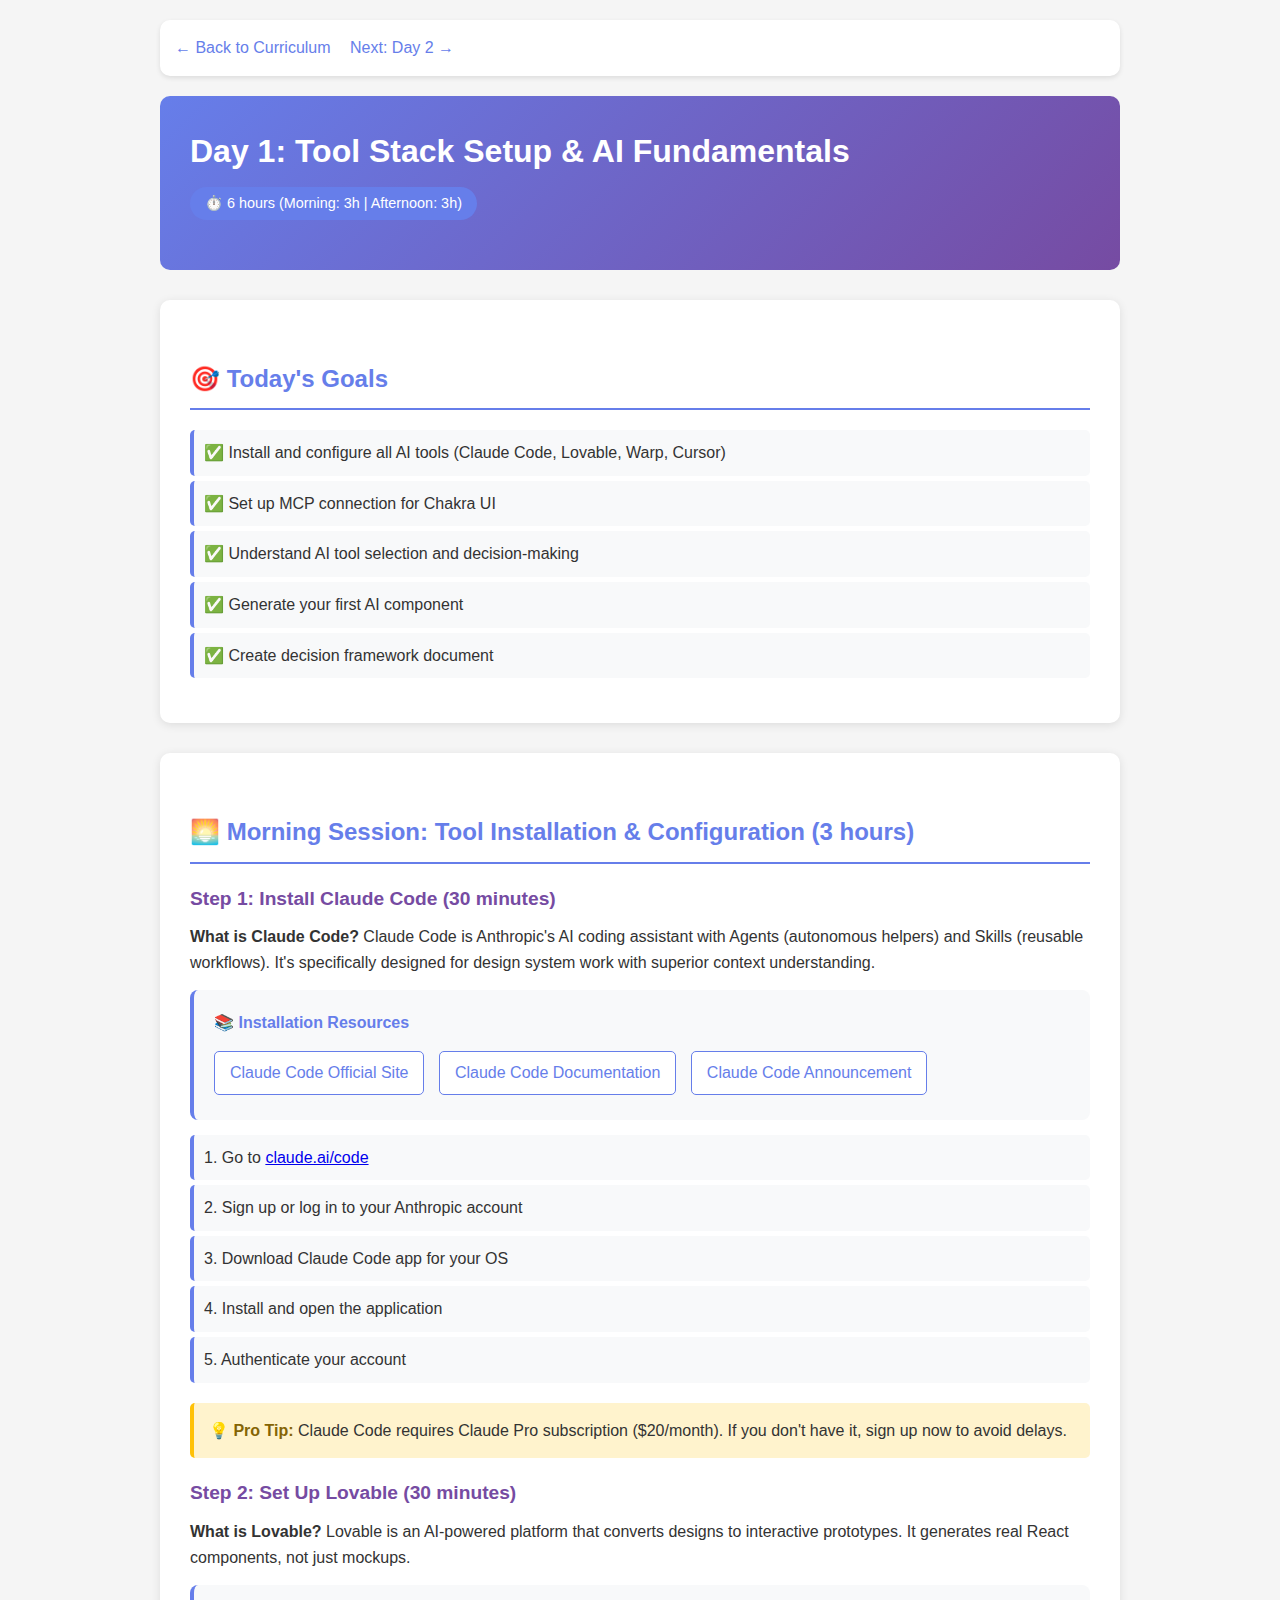
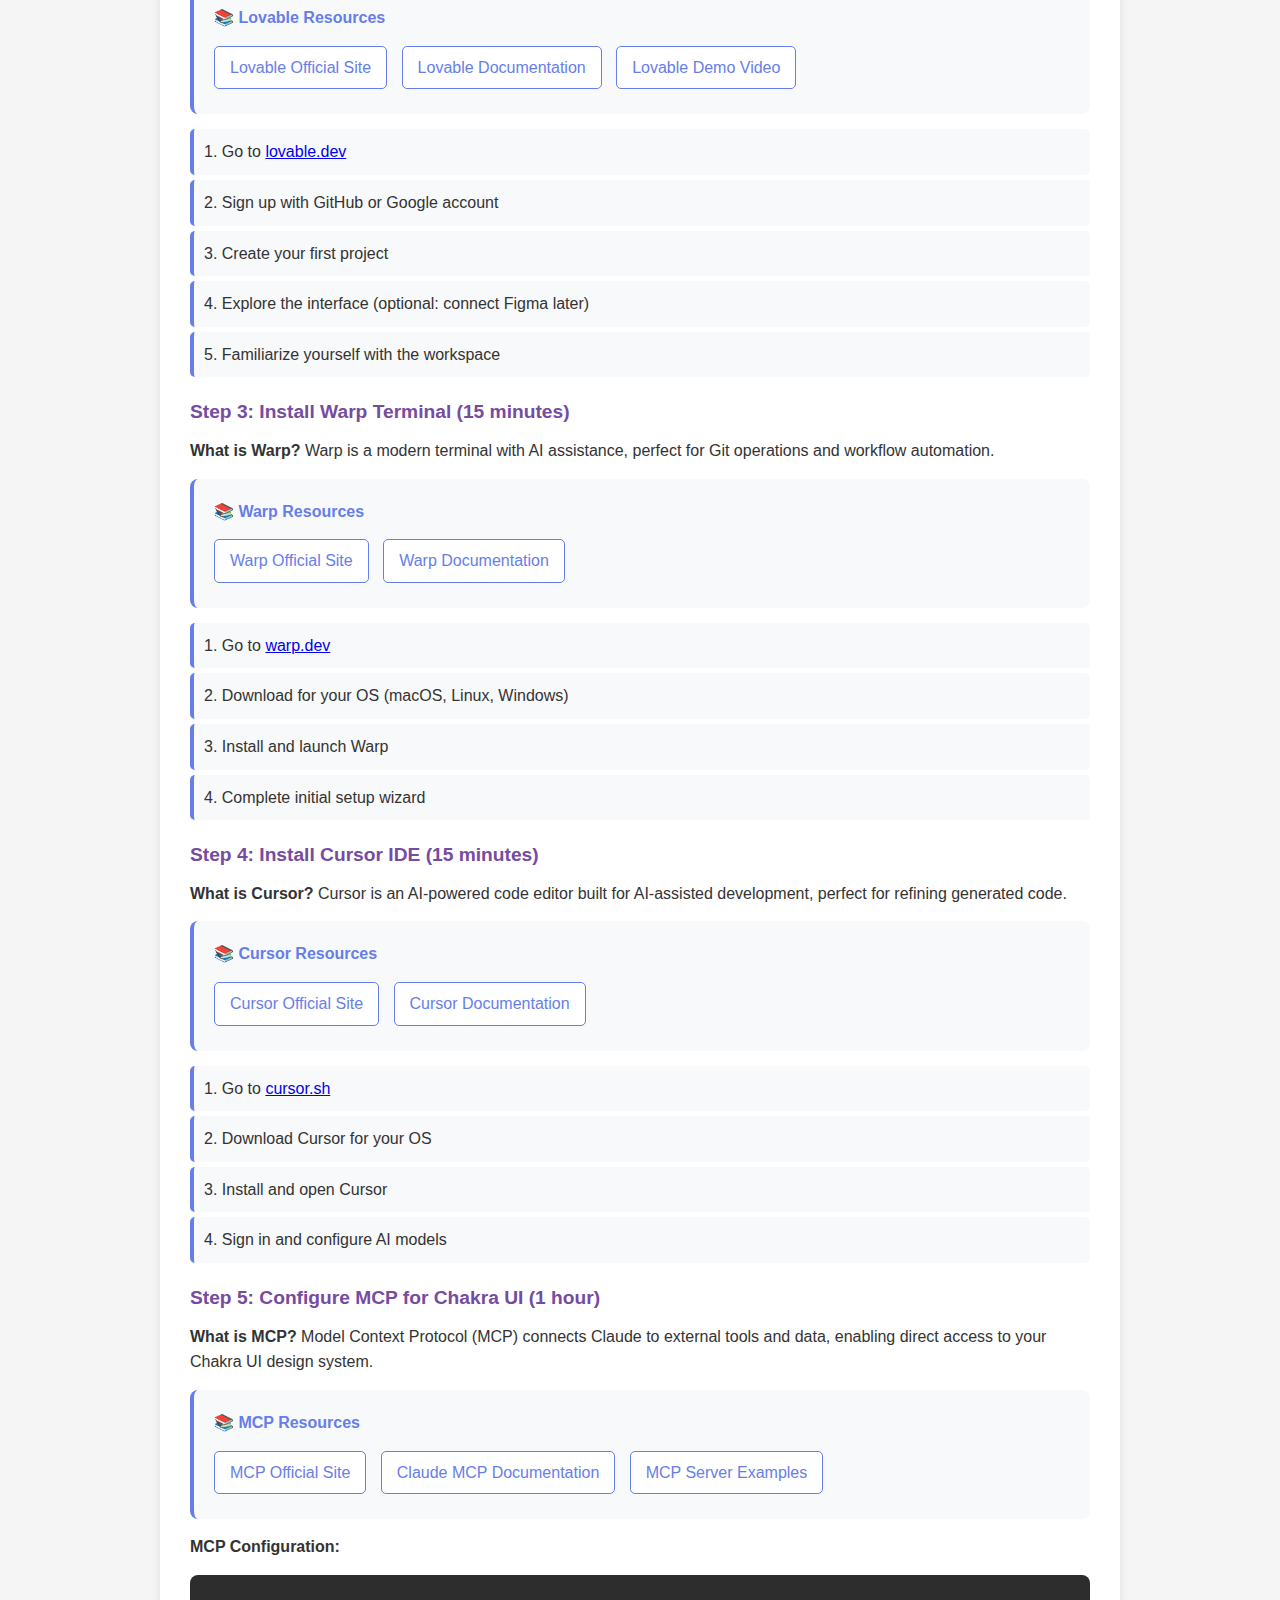
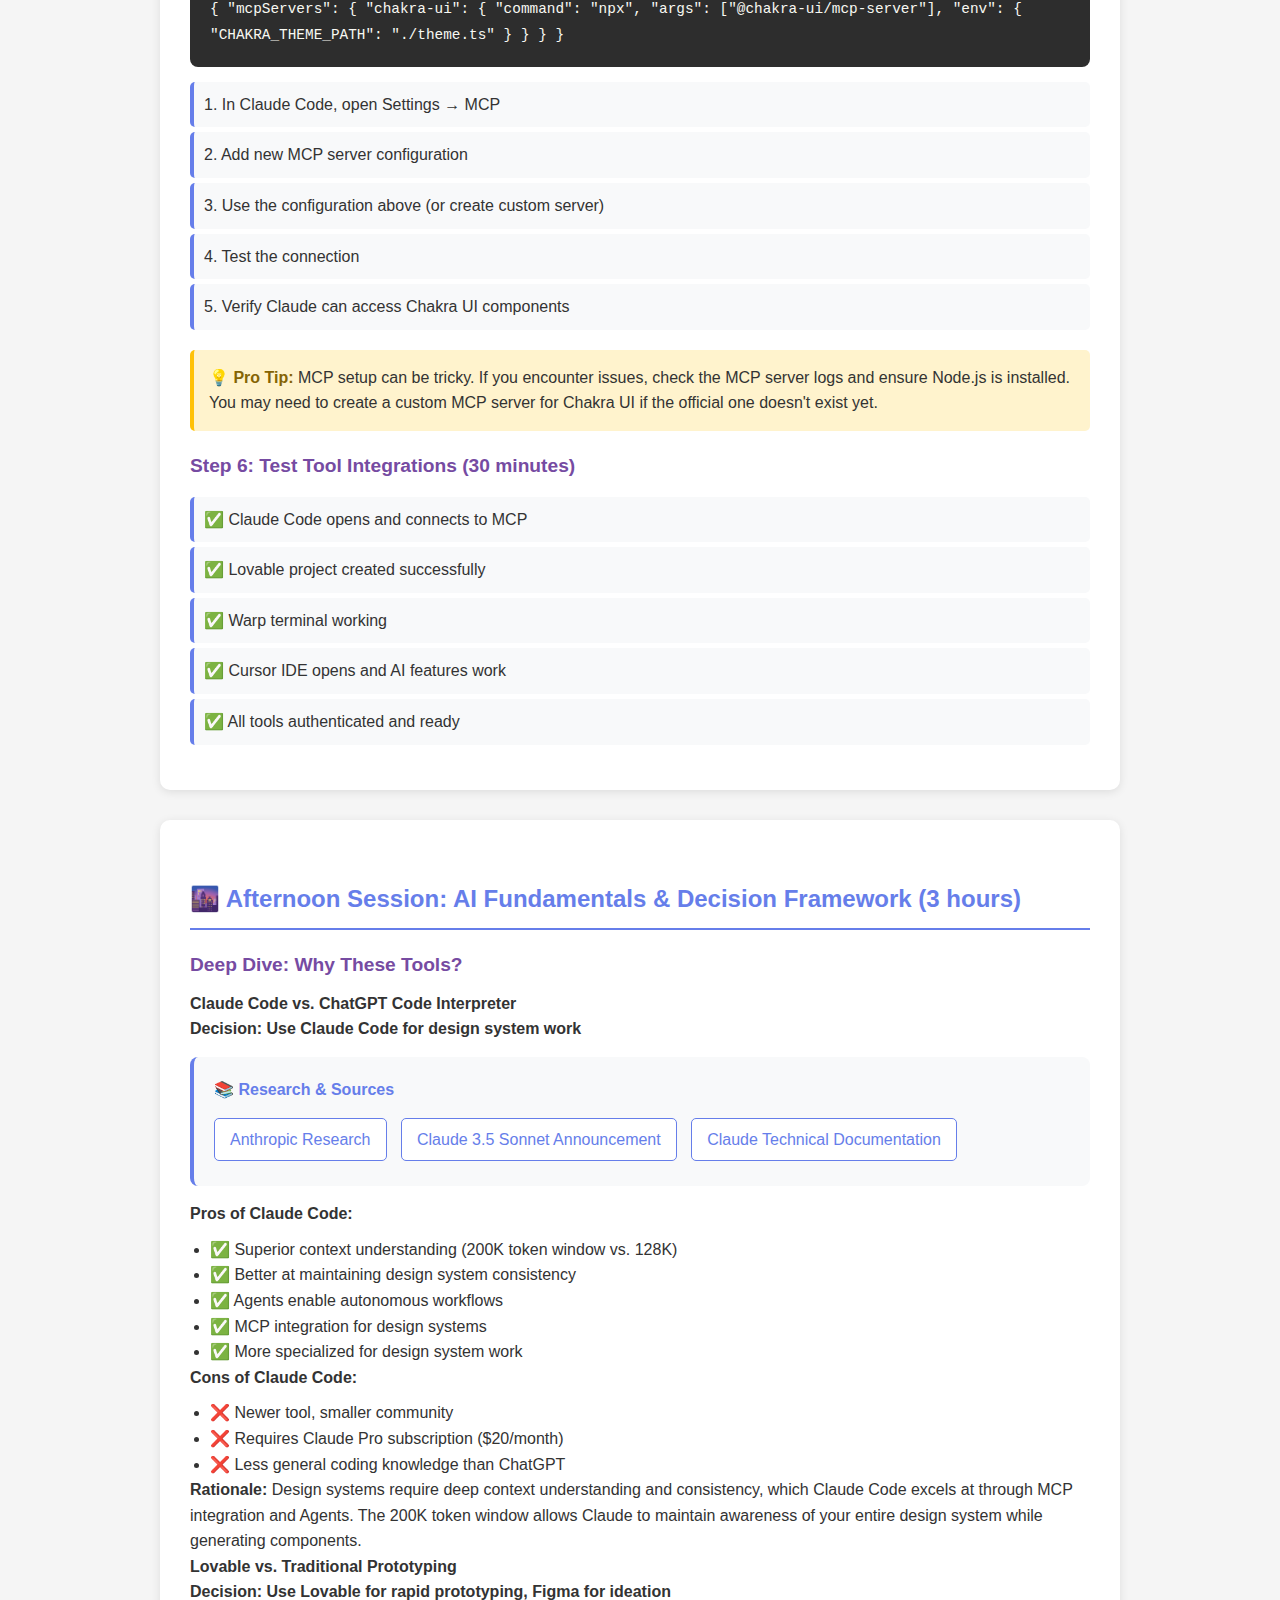
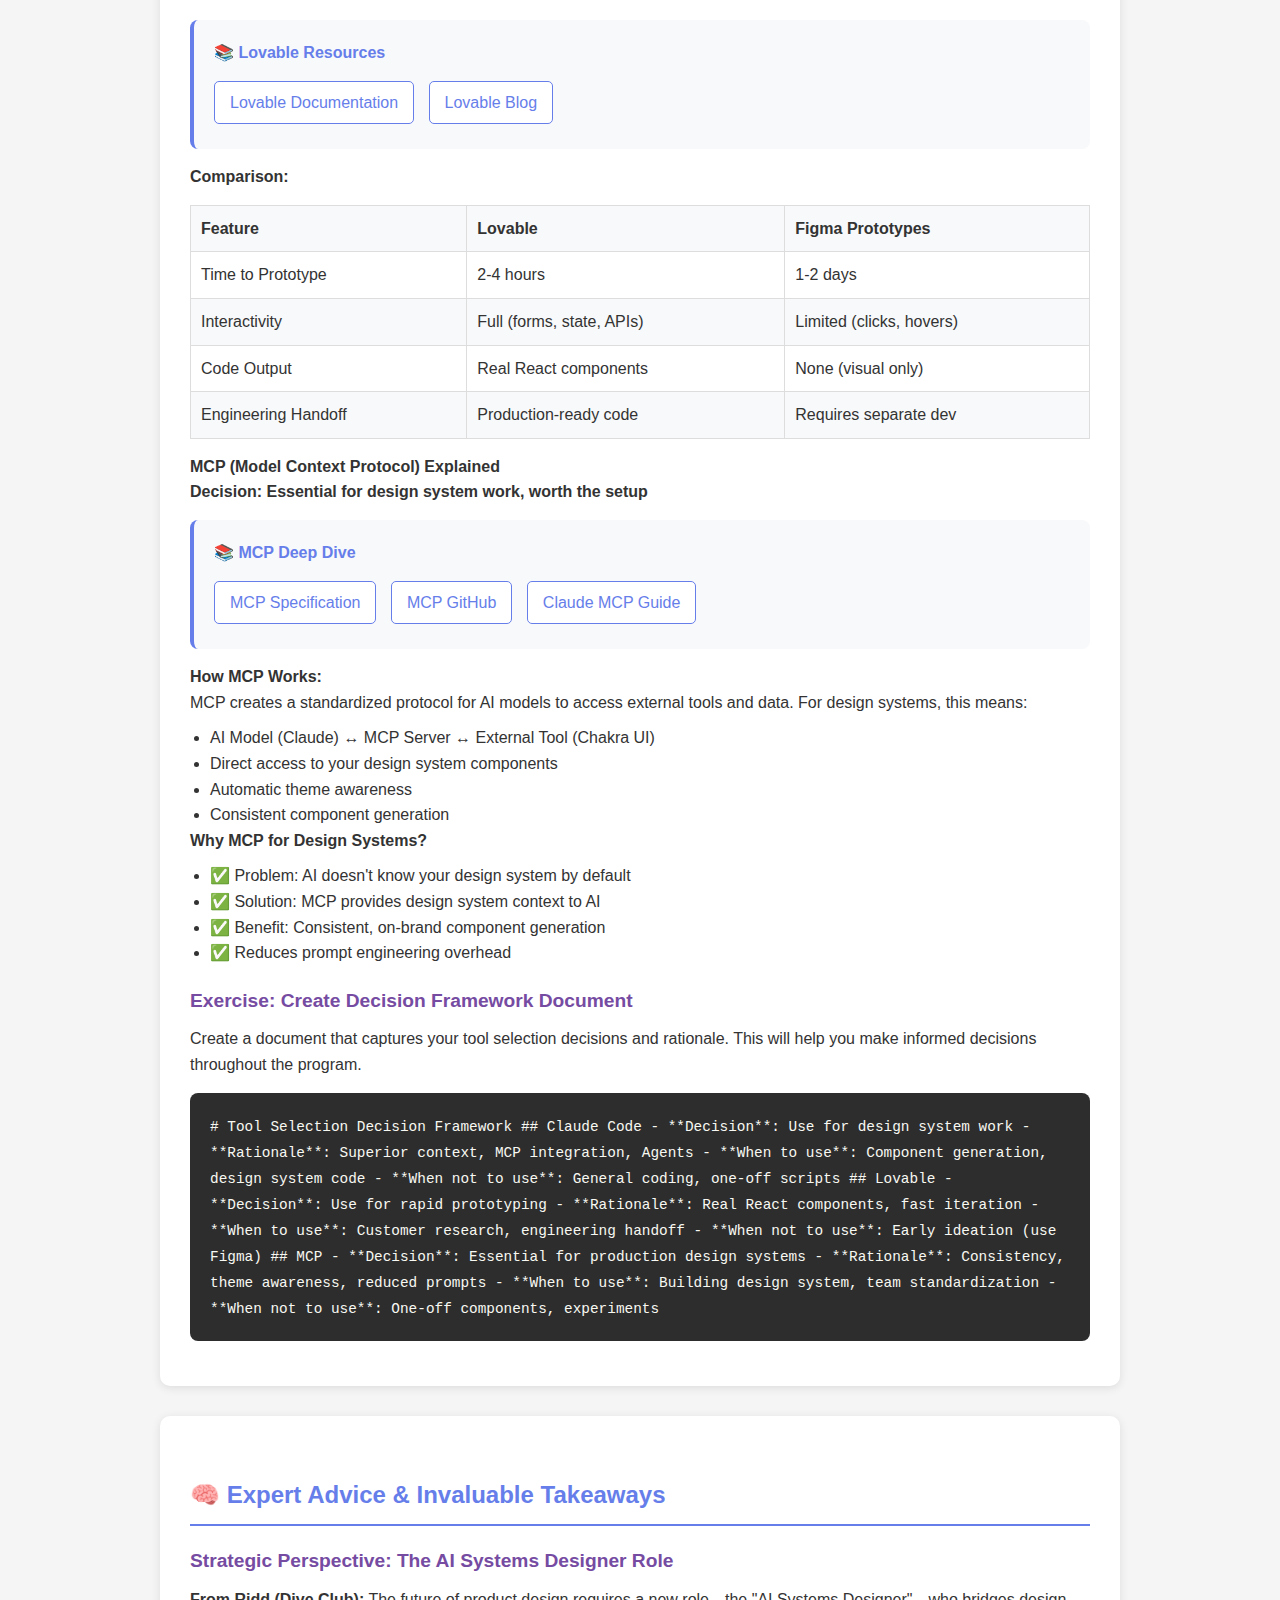
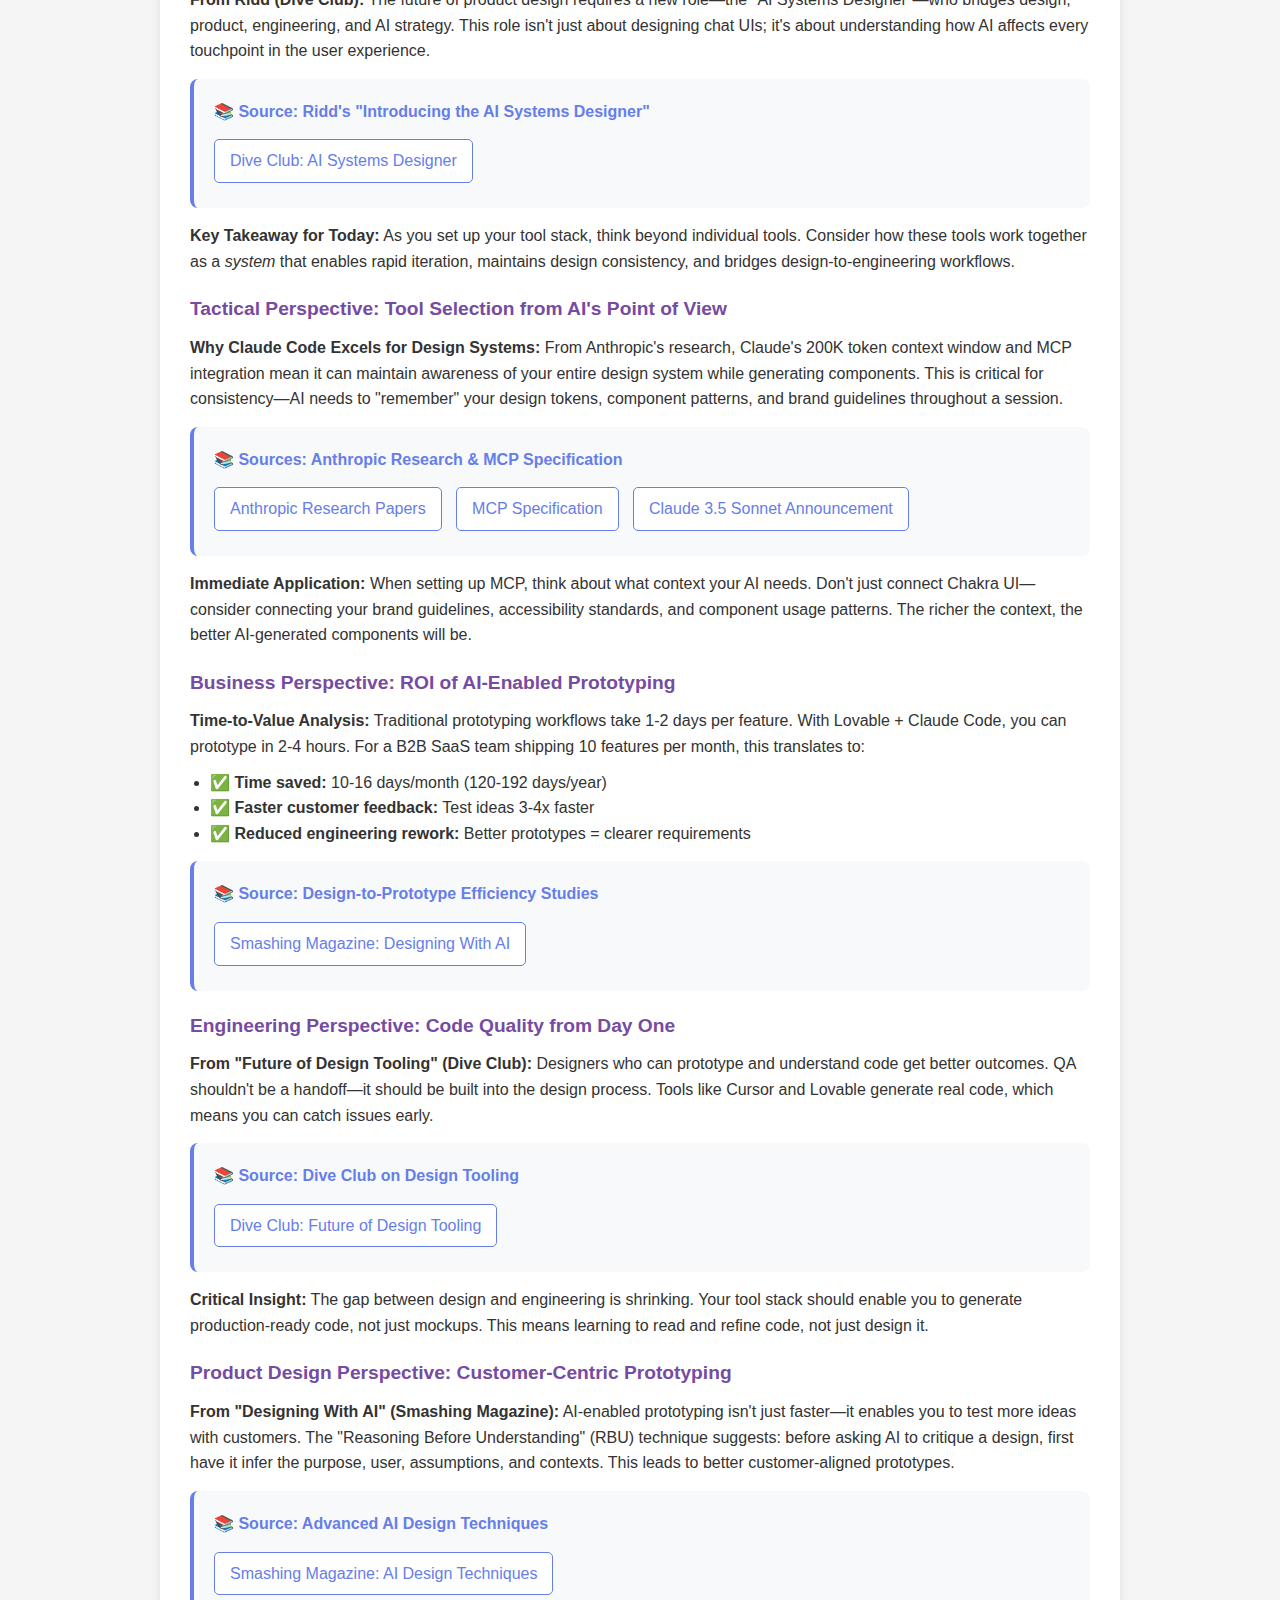
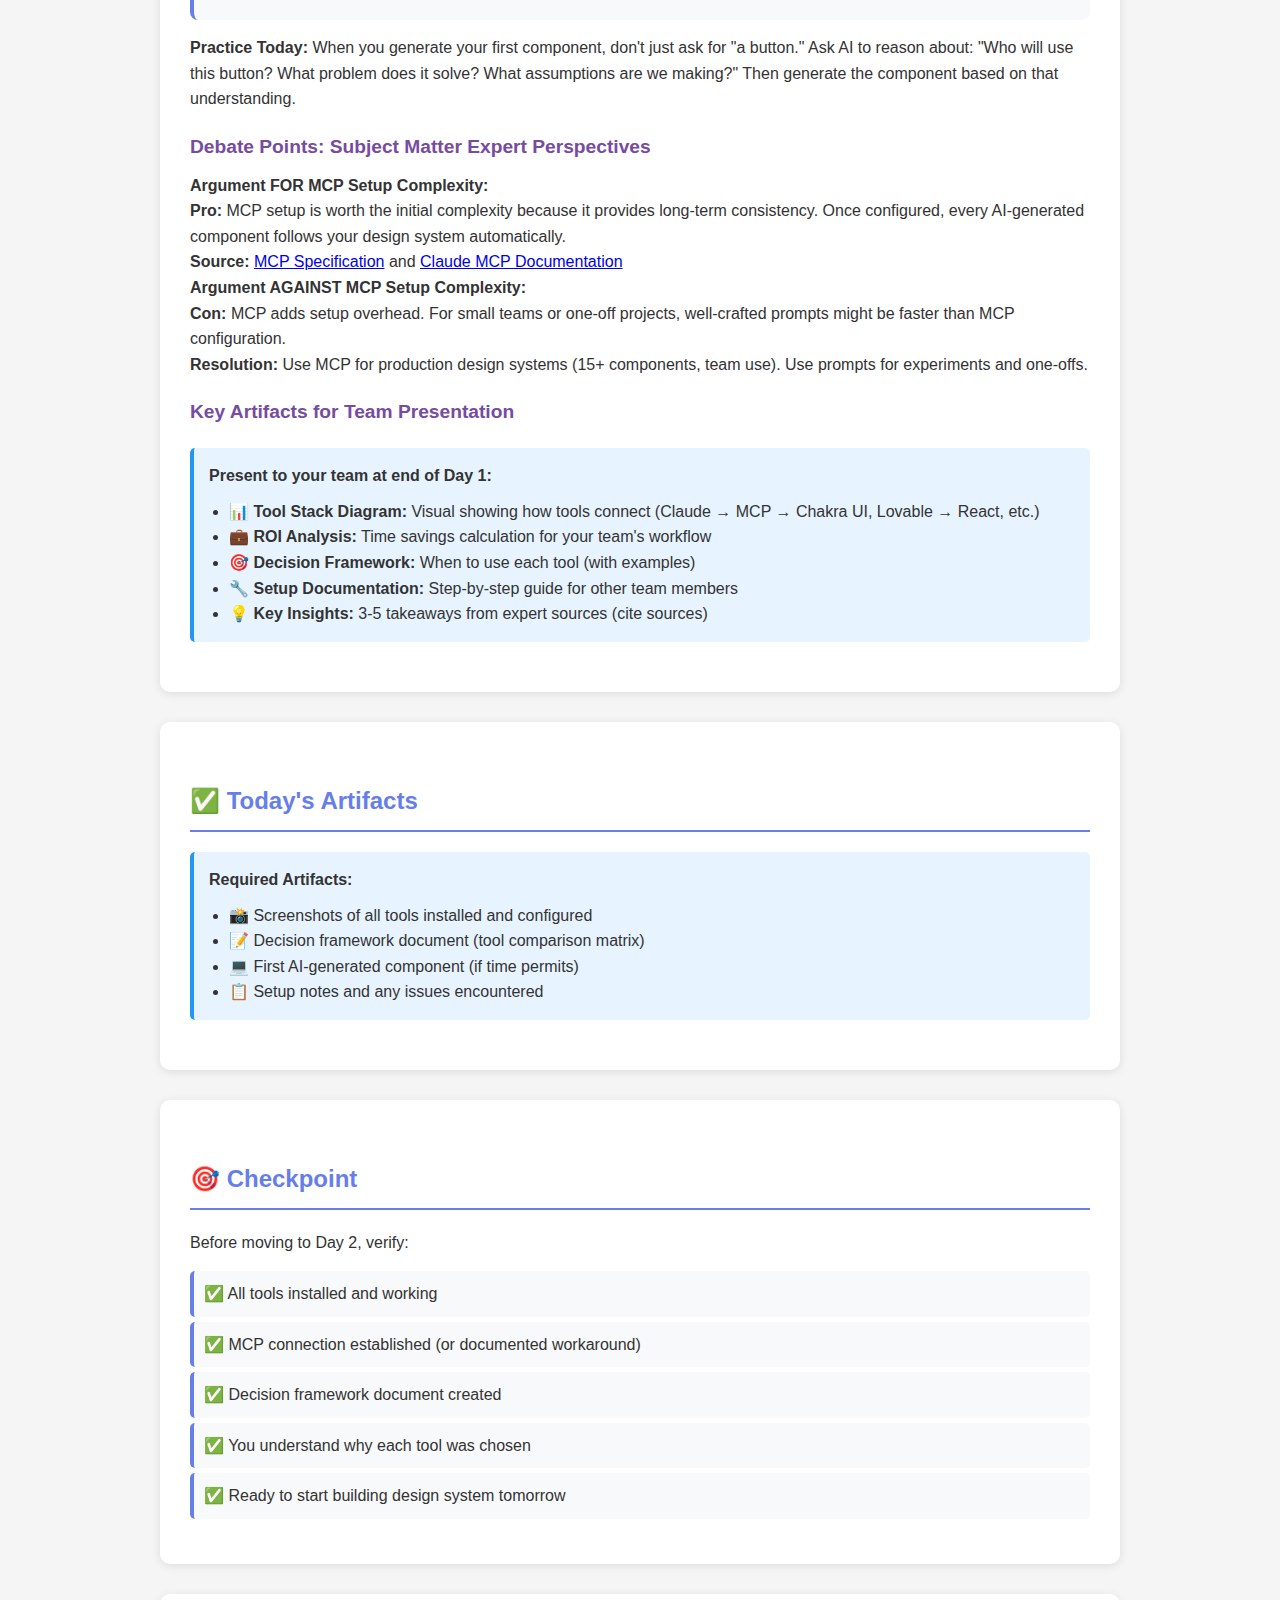
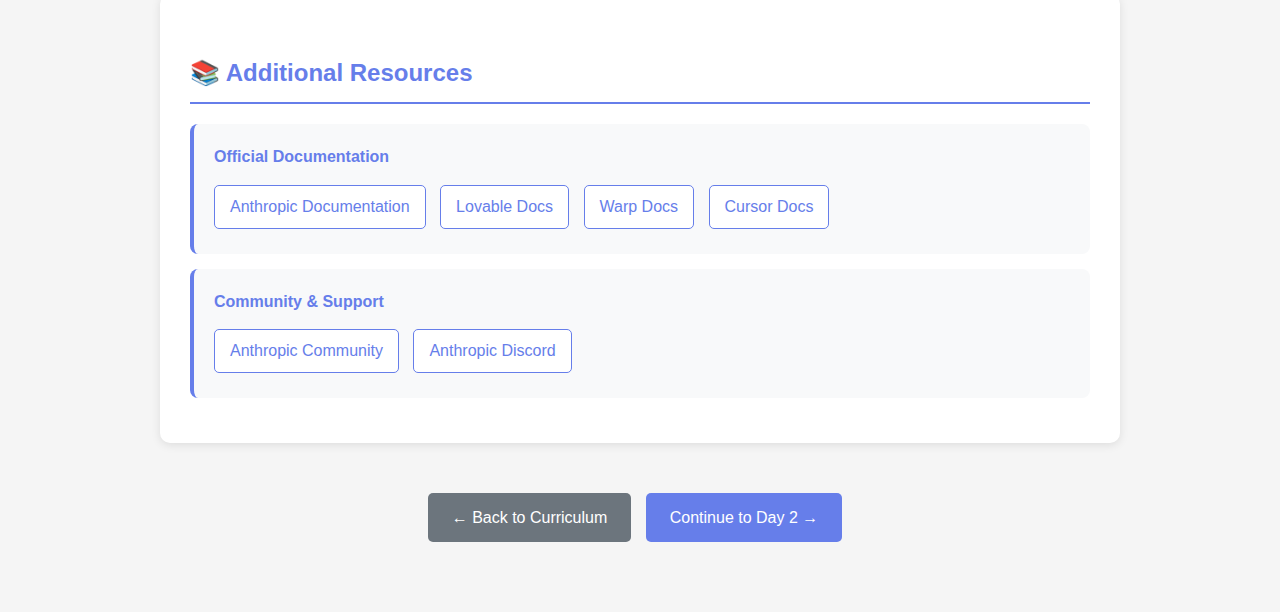
<file: day1.html>
<!DOCTYPE html>
<html lang="en">
<head>
    <meta charset="UTF-8">
    <meta name="viewport" content="width=device-width, initial-scale=1.0">
    <title>Day 1: Tool Stack Setup & AI Fundamentals | AI Rapid Prototyping</title>
    <style>
        * {
            margin: 0;
            padding: 0;
            box-sizing: border-box;
        }
        
        body {
            font-family: -apple-system, BlinkMacSystemFont, 'Segoe UI', Roboto, 'Helvetica Neue', Arial, sans-serif;
            line-height: 1.6;
            color: #333;
            background: #f5f5f5;
        }
        
        .container {
            max-width: 1000px;
            margin: 0 auto;
            padding: 20px;
        }
        
        header {
            background: linear-gradient(135deg, #667eea 0%, #764ba2 100%);
            color: white;
            padding: 30px;
            border-radius: 10px;
            margin-bottom: 30px;
        }
        
        .nav {
            background: white;
            padding: 15px;
            border-radius: 10px;
            margin-bottom: 20px;
            box-shadow: 0 2px 5px rgba(0,0,0,0.1);
        }
        
        .nav a {
            color: #667eea;
            text-decoration: none;
            margin-right: 15px;
        }
        
        .nav a:hover {
            text-decoration: underline;
        }
        
        .section {
            background: white;
            padding: 30px;
            border-radius: 10px;
            margin-bottom: 30px;
            box-shadow: 0 2px 10px rgba(0,0,0,0.1);
        }
        
        h1 {
            font-size: 2em;
            margin-bottom: 10px;
        }
        
        h2 {
            color: #667eea;
            margin: 30px 0 20px 0;
            font-size: 1.5em;
            border-bottom: 2px solid #667eea;
            padding-bottom: 10px;
        }
        
        h3 {
            color: #764ba2;
            margin: 20px 0 10px 0;
            font-size: 1.2em;
        }
        
        .time-badge {
            display: inline-block;
            background: #667eea;
            color: white;
            padding: 5px 15px;
            border-radius: 20px;
            font-size: 0.9em;
            margin-bottom: 20px;
        }
        
        .checklist {
            list-style: none;
            margin: 15px 0;
        }
        
        .checklist li {
            padding: 10px;
            margin: 5px 0;
            background: #f8f9fa;
            border-left: 4px solid #667eea;
            border-radius: 5px;
        }
        
        .resource-card {
            background: #f8f9fa;
            padding: 20px;
            margin: 15px 0;
            border-radius: 8px;
            border-left: 4px solid #667eea;
        }
        
        .resource-card h4 {
            color: #667eea;
            margin-bottom: 10px;
        }
        
        .resource-link {
            display: inline-block;
            color: #667eea;
            text-decoration: none;
            margin: 5px 10px 5px 0;
            padding: 8px 15px;
            background: white;
            border-radius: 5px;
            border: 1px solid #667eea;
            transition: all 0.3s;
        }
        
        .resource-link:hover {
            background: #667eea;
            color: white;
        }
        
        code {
            background: #f4f4f4;
            padding: 2px 6px;
            border-radius: 3px;
            font-family: 'Courier New', monospace;
            font-size: 0.9em;
        }
        
        .code-block {
            background: #2d2d2d;
            color: #f8f8f2;
            padding: 20px;
            border-radius: 8px;
            overflow-x: auto;
            margin: 15px 0;
        }
        
        .code-block code {
            background: none;
            color: inherit;
            padding: 0;
        }
        
        .pro-tip {
            background: #fff3cd;
            border-left: 4px solid #ffc107;
            padding: 15px;
            margin: 20px 0;
            border-radius: 5px;
        }
        
        .pro-tip strong {
            color: #856404;
        }
        
        .artifact-box {
            background: #e7f3ff;
            border-left: 4px solid #2196F3;
            padding: 15px;
            margin: 20px 0;
            border-radius: 5px;
        }
        
        .btn {
            display: inline-block;
            padding: 12px 24px;
            background: #667eea;
            color: white;
            text-decoration: none;
            border-radius: 5px;
            margin: 10px 10px 10px 0;
            transition: background 0.3s;
        }
        
        .btn:hover {
            background: #5568d3;
        }
        
        .btn-secondary {
            background: #6c757d;
        }
        
        .btn-secondary:hover {
            background: #5a6268;
        }
    </style>
</head>
<body>
    <div class="container">
        <div class="nav">
            <a href="index.html">← Back to Curriculum</a>
            <a href="day2.html">Next: Day 2 →</a>
        </div>
        
        <header>
            <h1>Day 1: Tool Stack Setup & AI Fundamentals</h1>
            <span class="time-badge">⏱️ 6 hours (Morning: 3h | Afternoon: 3h)</span>
        </header>
        
        <div class="section">
            <h2>🎯 Today's Goals</h2>
            <ul class="checklist">
                <li>✅ Install and configure all AI tools (Claude Code, Lovable, Warp, Cursor)</li>
                <li>✅ Set up MCP connection for Chakra UI</li>
                <li>✅ Understand AI tool selection and decision-making</li>
                <li>✅ Generate your first AI component</li>
                <li>✅ Create decision framework document</li>
            </ul>
        </div>
        
        <div class="section">
            <h2>🌅 Morning Session: Tool Installation & Configuration (3 hours)</h2>
            
            <h3>Step 1: Install Claude Code (30 minutes)</h3>
            <p><strong>What is Claude Code?</strong> Claude Code is Anthropic's AI coding assistant with Agents (autonomous helpers) and Skills (reusable workflows). It's specifically designed for design system work with superior context understanding.</p>
            
            <div class="resource-card">
                <h4>📚 Installation Resources</h4>
                <a href="https://claude.ai/code" target="_blank" class="resource-link">Claude Code Official Site</a>
                <a href="https://docs.anthropic.com/claude/code" target="_blank" class="resource-link">Claude Code Documentation</a>
                <a href="https://www.anthropic.com/news/claude-code" target="_blank" class="resource-link">Claude Code Announcement</a>
            </div>
            
            <div class="checklist">
                <li>1. Go to <a href="https://claude.ai/code" target="_blank">claude.ai/code</a></li>
                <li>2. Sign up or log in to your Anthropic account</li>
                <li>3. Download Claude Code app for your OS</li>
                <li>4. Install and open the application</li>
                <li>5. Authenticate your account</li>
            </div>
            
            <div class="pro-tip">
                <strong>💡 Pro Tip:</strong> Claude Code requires Claude Pro subscription ($20/month). If you don't have it, sign up now to avoid delays.
            </div>
            
            <h3>Step 2: Set Up Lovable (30 minutes)</h3>
            <p><strong>What is Lovable?</strong> Lovable is an AI-powered platform that converts designs to interactive prototypes. It generates real React components, not just mockups.</p>
            
            <div class="resource-card">
                <h4>📚 Lovable Resources</h4>
                <a href="https://lovable.dev" target="_blank" class="resource-link">Lovable Official Site</a>
                <a href="https://docs.lovable.dev" target="_blank" class="resource-link">Lovable Documentation</a>
                <a href="https://www.youtube.com/watch?v=lovable-demo" target="_blank" class="resource-link">Lovable Demo Video</a>
            </div>
            
            <div class="checklist">
                <li>1. Go to <a href="https://lovable.dev" target="_blank">lovable.dev</a></li>
                <li>2. Sign up with GitHub or Google account</li>
                <li>3. Create your first project</li>
                <li>4. Explore the interface (optional: connect Figma later)</li>
                <li>5. Familiarize yourself with the workspace</li>
            </div>
            
            <h3>Step 3: Install Warp Terminal (15 minutes)</h3>
            <p><strong>What is Warp?</strong> Warp is a modern terminal with AI assistance, perfect for Git operations and workflow automation.</p>
            
            <div class="resource-card">
                <h4>📚 Warp Resources</h4>
                <a href="https://www.warp.dev" target="_blank" class="resource-link">Warp Official Site</a>
                <a href="https://docs.warp.dev" target="_blank" class="resource-link">Warp Documentation</a>
            </div>
            
            <div class="checklist">
                <li>1. Go to <a href="https://www.warp.dev" target="_blank">warp.dev</a></li>
                <li>2. Download for your OS (macOS, Linux, Windows)</li>
                <li>3. Install and launch Warp</li>
                <li>4. Complete initial setup wizard</li>
            </div>
            
            <h3>Step 4: Install Cursor IDE (15 minutes)</h3>
            <p><strong>What is Cursor?</strong> Cursor is an AI-powered code editor built for AI-assisted development, perfect for refining generated code.</p>
            
            <div class="resource-card">
                <h4>📚 Cursor Resources</h4>
                <a href="https://cursor.sh" target="_blank" class="resource-link">Cursor Official Site</a>
                <a href="https://docs.cursor.sh" target="_blank" class="resource-link">Cursor Documentation</a>
            </div>
            
            <div class="checklist">
                <li>1. Go to <a href="https://cursor.sh" target="_blank">cursor.sh</a></li>
                <li>2. Download Cursor for your OS</li>
                <li>3. Install and open Cursor</li>
                <li>4. Sign in and configure AI models</li>
            </div>
            
            <h3>Step 5: Configure MCP for Chakra UI (1 hour)</h3>
            <p><strong>What is MCP?</strong> Model Context Protocol (MCP) connects Claude to external tools and data, enabling direct access to your Chakra UI design system.</p>
            
            <div class="resource-card">
                <h4>📚 MCP Resources</h4>
                <a href="https://modelcontextprotocol.io" target="_blank" class="resource-link">MCP Official Site</a>
                <a href="https://docs.anthropic.com/claude/docs/mcp" target="_blank" class="resource-link">Claude MCP Documentation</a>
                <a href="https://github.com/modelcontextprotocol/servers" target="_blank" class="resource-link">MCP Server Examples</a>
            </div>
            
            <p><strong>MCP Configuration:</strong></p>
            <div class="code-block">
<code>{
  "mcpServers": {
    "chakra-ui": {
      "command": "npx",
      "args": ["@chakra-ui/mcp-server"],
      "env": {
        "CHAKRA_THEME_PATH": "./theme.ts"
      }
    }
  }
}</code>
            </div>
            
            <div class="checklist">
                <li>1. In Claude Code, open Settings → MCP</li>
                <li>2. Add new MCP server configuration</li>
                <li>3. Use the configuration above (or create custom server)</li>
                <li>4. Test the connection</li>
                <li>5. Verify Claude can access Chakra UI components</li>
            </div>
            
            <div class="pro-tip">
                <strong>💡 Pro Tip:</strong> MCP setup can be tricky. If you encounter issues, check the MCP server logs and ensure Node.js is installed. You may need to create a custom MCP server for Chakra UI if the official one doesn't exist yet.
            </div>
            
            <h3>Step 6: Test Tool Integrations (30 minutes)</h3>
            <div class="checklist">
                <li>✅ Claude Code opens and connects to MCP</li>
                <li>✅ Lovable project created successfully</li>
                <li>✅ Warp terminal working</li>
                <li>✅ Cursor IDE opens and AI features work</li>
                <li>✅ All tools authenticated and ready</li>
            </div>
        </div>
        
        <div class="section">
            <h2>🌆 Afternoon Session: AI Fundamentals & Decision Framework (3 hours)</h2>
            
            <h3>Deep Dive: Why These Tools?</h3>
            
            <h4>Claude Code vs. ChatGPT Code Interpreter</h4>
            <p><strong>Decision: Use Claude Code for design system work</strong></p>
            
            <div class="resource-card">
                <h4>📚 Research & Sources</h4>
                <a href="https://www.anthropic.com/research" target="_blank" class="resource-link">Anthropic Research</a>
                <a href="https://www.anthropic.com/news/claude-3-5-sonnet" target="_blank" class="resource-link">Claude 3.5 Sonnet Announcement</a>
                <a href="https://docs.anthropic.com/claude/docs" target="_blank" class="resource-link">Claude Technical Documentation</a>
            </div>
            
            <p><strong>Pros of Claude Code:</strong></p>
            <ul style="margin-left: 20px; margin-top: 10px;">
                <li>✅ Superior context understanding (200K token window vs. 128K)</li>
                <li>✅ Better at maintaining design system consistency</li>
                <li>✅ Agents enable autonomous workflows</li>
                <li>✅ MCP integration for design systems</li>
                <li>✅ More specialized for design system work</li>
            </ul>
            
            <p><strong>Cons of Claude Code:</strong></p>
            <ul style="margin-left: 20px; margin-top: 10px;">
                <li>❌ Newer tool, smaller community</li>
                <li>❌ Requires Claude Pro subscription ($20/month)</li>
                <li>❌ Less general coding knowledge than ChatGPT</li>
            </ul>
            
            <p><strong>Rationale:</strong> Design systems require deep context understanding and consistency, which Claude Code excels at through MCP integration and Agents. The 200K token window allows Claude to maintain awareness of your entire design system while generating components.</p>
            
            <h4>Lovable vs. Traditional Prototyping</h4>
            <p><strong>Decision: Use Lovable for rapid prototyping, Figma for ideation</strong></p>
            
            <div class="resource-card">
                <h4>📚 Lovable Resources</h4>
                <a href="https://docs.lovable.dev" target="_blank" class="resource-link">Lovable Documentation</a>
                <a href="https://blog.lovable.dev" target="_blank" class="resource-link">Lovable Blog</a>
            </div>
            
            <p><strong>Comparison:</strong></p>
            <table style="width: 100%; border-collapse: collapse; margin: 15px 0;">
                <tr style="background: #f8f9fa;">
                    <th style="padding: 10px; text-align: left; border: 1px solid #ddd;">Feature</th>
                    <th style="padding: 10px; text-align: left; border: 1px solid #ddd;">Lovable</th>
                    <th style="padding: 10px; text-align: left; border: 1px solid #ddd;">Figma Prototypes</th>
                </tr>
                <tr>
                    <td style="padding: 10px; border: 1px solid #ddd;">Time to Prototype</td>
                    <td style="padding: 10px; border: 1px solid #ddd;">2-4 hours</td>
                    <td style="padding: 10px; border: 1px solid #ddd;">1-2 days</td>
                </tr>
                <tr style="background: #f8f9fa;">
                    <td style="padding: 10px; border: 1px solid #ddd;">Interactivity</td>
                    <td style="padding: 10px; border: 1px solid #ddd;">Full (forms, state, APIs)</td>
                    <td style="padding: 10px; border: 1px solid #ddd;">Limited (clicks, hovers)</td>
                </tr>
                <tr>
                    <td style="padding: 10px; border: 1px solid #ddd;">Code Output</td>
                    <td style="padding: 10px; border: 1px solid #ddd;">Real React components</td>
                    <td style="padding: 10px; border: 1px solid #ddd;">None (visual only)</td>
                </tr>
                <tr style="background: #f8f9fa;">
                    <td style="padding: 10px; border: 1px solid #ddd;">Engineering Handoff</td>
                    <td style="padding: 10px; border: 1px solid #ddd;">Production-ready code</td>
                    <td style="padding: 10px; border: 1px solid #ddd;">Requires separate dev</td>
                </tr>
            </table>
            
            <h4>MCP (Model Context Protocol) Explained</h4>
            <p><strong>Decision: Essential for design system work, worth the setup</strong></p>
            
            <div class="resource-card">
                <h4>📚 MCP Deep Dive</h4>
                <a href="https://modelcontextprotocol.io" target="_blank" class="resource-link">MCP Specification</a>
                <a href="https://github.com/modelcontextprotocol" target="_blank" class="resource-link">MCP GitHub</a>
                <a href="https://docs.anthropic.com/claude/docs/mcp" target="_blank" class="resource-link">Claude MCP Guide</a>
            </div>
            
            <p><strong>How MCP Works:</strong></p>
            <p>MCP creates a standardized protocol for AI models to access external tools and data. For design systems, this means:</p>
            <ul style="margin-left: 20px; margin-top: 10px;">
                <li>AI Model (Claude) ↔ MCP Server ↔ External Tool (Chakra UI)</li>
                <li>Direct access to your design system components</li>
                <li>Automatic theme awareness</li>
                <li>Consistent component generation</li>
            </ul>
            
            <p><strong>Why MCP for Design Systems?</strong></p>
            <ul style="margin-left: 20px; margin-top: 10px;">
                <li>✅ Problem: AI doesn't know your design system by default</li>
                <li>✅ Solution: MCP provides design system context to AI</li>
                <li>✅ Benefit: Consistent, on-brand component generation</li>
                <li>✅ Reduces prompt engineering overhead</li>
            </ul>
            
            <h3>Exercise: Create Decision Framework Document</h3>
            <p>Create a document that captures your tool selection decisions and rationale. This will help you make informed decisions throughout the program.</p>
            
            <div class="code-block">
<code># Tool Selection Decision Framework

## Claude Code
- **Decision**: Use for design system work
- **Rationale**: Superior context, MCP integration, Agents
- **When to use**: Component generation, design system code
- **When not to use**: General coding, one-off scripts

## Lovable
- **Decision**: Use for rapid prototyping
- **Rationale**: Real React components, fast iteration
- **When to use**: Customer research, engineering handoff
- **When not to use**: Early ideation (use Figma)

## MCP
- **Decision**: Essential for production design systems
- **Rationale**: Consistency, theme awareness, reduced prompts
- **When to use**: Building design system, team standardization
- **When not to use**: One-off components, experiments</code>
            </div>
        </div>
        
        <div class="section">
            <h2>🧠 Expert Advice & Invaluable Takeaways</h2>
            
            <h3>Strategic Perspective: The AI Systems Designer Role</h3>
            <p><strong>From Ridd (Dive Club):</strong> The future of product design requires a new role—the "AI Systems Designer"—who bridges design, product, engineering, and AI strategy. This role isn't just about designing chat UIs; it's about understanding how AI affects every touchpoint in the user experience.</p>
            
            <div class="resource-card">
                <h4>📚 Source: Ridd's "Introducing the AI Systems Designer"</h4>
                <a href="https://www.dive.club/ideas/introducing-the-ai-systems-designer" target="_blank" class="resource-link">Dive Club: AI Systems Designer</a>
            </div>
            
            <p><strong>Key Takeaway for Today:</strong> As you set up your tool stack, think beyond individual tools. Consider how these tools work together as a <em>system</em> that enables rapid iteration, maintains design consistency, and bridges design-to-engineering workflows.</p>
            
            <h3>Tactical Perspective: Tool Selection from AI's Point of View</h3>
            <p><strong>Why Claude Code Excels for Design Systems:</strong> From Anthropic's research, Claude's 200K token context window and MCP integration mean it can maintain awareness of your entire design system while generating components. This is critical for consistency—AI needs to "remember" your design tokens, component patterns, and brand guidelines throughout a session.</p>
            
            <div class="resource-card">
                <h4>📚 Sources: Anthropic Research & MCP Specification</h4>
                <a href="https://www.anthropic.com/research" target="_blank" class="resource-link">Anthropic Research Papers</a>
                <a href="https://modelcontextprotocol.io" target="_blank" class="resource-link">MCP Specification</a>
                <a href="https://www.anthropic.com/news/claude-3-5-sonnet" target="_blank" class="resource-link">Claude 3.5 Sonnet Announcement</a>
            </div>
            
            <p><strong>Immediate Application:</strong> When setting up MCP, think about what context your AI needs. Don't just connect Chakra UI—consider connecting your brand guidelines, accessibility standards, and component usage patterns. The richer the context, the better AI-generated components will be.</p>
            
            <h3>Business Perspective: ROI of AI-Enabled Prototyping</h3>
            <p><strong>Time-to-Value Analysis:</strong> Traditional prototyping workflows take 1-2 days per feature. With Lovable + Claude Code, you can prototype in 2-4 hours. For a B2B SaaS team shipping 10 features per month, this translates to:</p>
            <ul style="margin-left: 20px; margin-top: 10px;">
                <li>✅ <strong>Time saved:</strong> 10-16 days/month (120-192 days/year)</li>
                <li>✅ <strong>Faster customer feedback:</strong> Test ideas 3-4x faster</li>
                <li>✅ <strong>Reduced engineering rework:</strong> Better prototypes = clearer requirements</li>
            </ul>
            
            <div class="resource-card">
                <h4>📚 Source: Design-to-Prototype Efficiency Studies</h4>
                <a href="https://www.smashingmagazine.com/2025/08/designing-with-ai-practical-techniques-product-design/" target="_blank" class="resource-link">Smashing Magazine: Designing With AI</a>
            </div>
            
            <h3>Engineering Perspective: Code Quality from Day One</h3>
            <p><strong>From "Future of Design Tooling" (Dive Club):</strong> Designers who can prototype and understand code get better outcomes. QA shouldn't be a handoff—it should be built into the design process. Tools like Cursor and Lovable generate real code, which means you can catch issues early.</p>
            
            <div class="resource-card">
                <h4>📚 Source: Dive Club on Design Tooling</h4>
                <a href="https://www.dive.club/ideas/the-future-of-design-tooling" target="_blank" class="resource-link">Dive Club: Future of Design Tooling</a>
            </div>
            
            <p><strong>Critical Insight:</strong> The gap between design and engineering is shrinking. Your tool stack should enable you to generate production-ready code, not just mockups. This means learning to read and refine code, not just design it.</p>
            
            <h3>Product Design Perspective: Customer-Centric Prototyping</h3>
            <p><strong>From "Designing With AI" (Smashing Magazine):</strong> AI-enabled prototyping isn't just faster—it enables you to test more ideas with customers. The "Reasoning Before Understanding" (RBU) technique suggests: before asking AI to critique a design, first have it infer the purpose, user, assumptions, and contexts. This leads to better customer-aligned prototypes.</p>
            
            <div class="resource-card">
                <h4>📚 Source: Advanced AI Design Techniques</h4>
                <a href="https://www.smashingmagazine.com/2025/08/designing-with-ai-practical-techniques-product-design/" target="_blank" class="resource-link">Smashing Magazine: AI Design Techniques</a>
            </div>
            
            <p><strong>Practice Today:</strong> When you generate your first component, don't just ask for "a button." Ask AI to reason about: "Who will use this button? What problem does it solve? What assumptions are we making?" Then generate the component based on that understanding.</p>
            
            <h3>Debate Points: Subject Matter Expert Perspectives</h3>
            
            <h4>Argument FOR MCP Setup Complexity:</h4>
            <p><strong>Pro:</strong> MCP setup is worth the initial complexity because it provides long-term consistency. Once configured, every AI-generated component follows your design system automatically.</p>
            <p><strong>Source:</strong> <a href="https://modelcontextprotocol.io" target="_blank">MCP Specification</a> and <a href="https://docs.anthropic.com/claude/docs/mcp" target="_blank">Claude MCP Documentation</a></p>
            
            <h4>Argument AGAINST MCP Setup Complexity:</h4>
            <p><strong>Con:</strong> MCP adds setup overhead. For small teams or one-off projects, well-crafted prompts might be faster than MCP configuration.</p>
            <p><strong>Resolution:</strong> Use MCP for production design systems (15+ components, team use). Use prompts for experiments and one-offs.</p>
            
            <h3>Key Artifacts for Team Presentation</h3>
            <div class="artifact-box">
                <p><strong>Present to your team at end of Day 1:</strong></p>
                <ul style="margin-left: 20px; margin-top: 10px;">
                    <li>📊 <strong>Tool Stack Diagram:</strong> Visual showing how tools connect (Claude → MCP → Chakra UI, Lovable → React, etc.)</li>
                    <li>💼 <strong>ROI Analysis:</strong> Time savings calculation for your team's workflow</li>
                    <li>🎯 <strong>Decision Framework:</strong> When to use each tool (with examples)</li>
                    <li>🔧 <strong>Setup Documentation:</strong> Step-by-step guide for other team members</li>
                    <li>💡 <strong>Key Insights:</strong> 3-5 takeaways from expert sources (cite sources)</li>
                </ul>
            </div>
        </div>
        
        <div class="section">
            <h2>✅ Today's Artifacts</h2>
            <div class="artifact-box">
                <p><strong>Required Artifacts:</strong></p>
                <ul style="margin-left: 20px; margin-top: 10px;">
                    <li>📸 Screenshots of all tools installed and configured</li>
                    <li>📝 Decision framework document (tool comparison matrix)</li>
                    <li>💻 First AI-generated component (if time permits)</li>
                    <li>📋 Setup notes and any issues encountered</li>
                </ul>
            </div>
        </div>
        
        <div class="section">
            <h2>🎯 Checkpoint</h2>
            <p>Before moving to Day 2, verify:</p>
            <ul class="checklist">
                <li>✅ All tools installed and working</li>
                <li>✅ MCP connection established (or documented workaround)</li>
                <li>✅ Decision framework document created</li>
                <li>✅ You understand why each tool was chosen</li>
                <li>✅ Ready to start building design system tomorrow</li>
            </ul>
        </div>
        
        <div class="section">
            <h2>📚 Additional Resources</h2>
            <div class="resource-card">
                <h4>Official Documentation</h4>
                <a href="https://docs.anthropic.com" target="_blank" class="resource-link">Anthropic Documentation</a>
                <a href="https://docs.lovable.dev" target="_blank" class="resource-link">Lovable Docs</a>
                <a href="https://docs.warp.dev" target="_blank" class="resource-link">Warp Docs</a>
                <a href="https://docs.cursor.sh" target="_blank" class="resource-link">Cursor Docs</a>
            </div>
            
            <div class="resource-card">
                <h4>Community & Support</h4>
                <a href="https://community.anthropic.com" target="_blank" class="resource-link">Anthropic Community</a>
                <a href="https://discord.gg/anthropic" target="_blank" class="resource-link">Anthropic Discord</a>
            </div>
        </div>
        
        <div style="text-align: center; margin: 40px 0;">
            <a href="index.html" class="btn btn-secondary">← Back to Curriculum</a>
            <a href="day2.html" class="btn">Continue to Day 2 →</a>
        </div>
    </div>
</body>
</html>
</file>
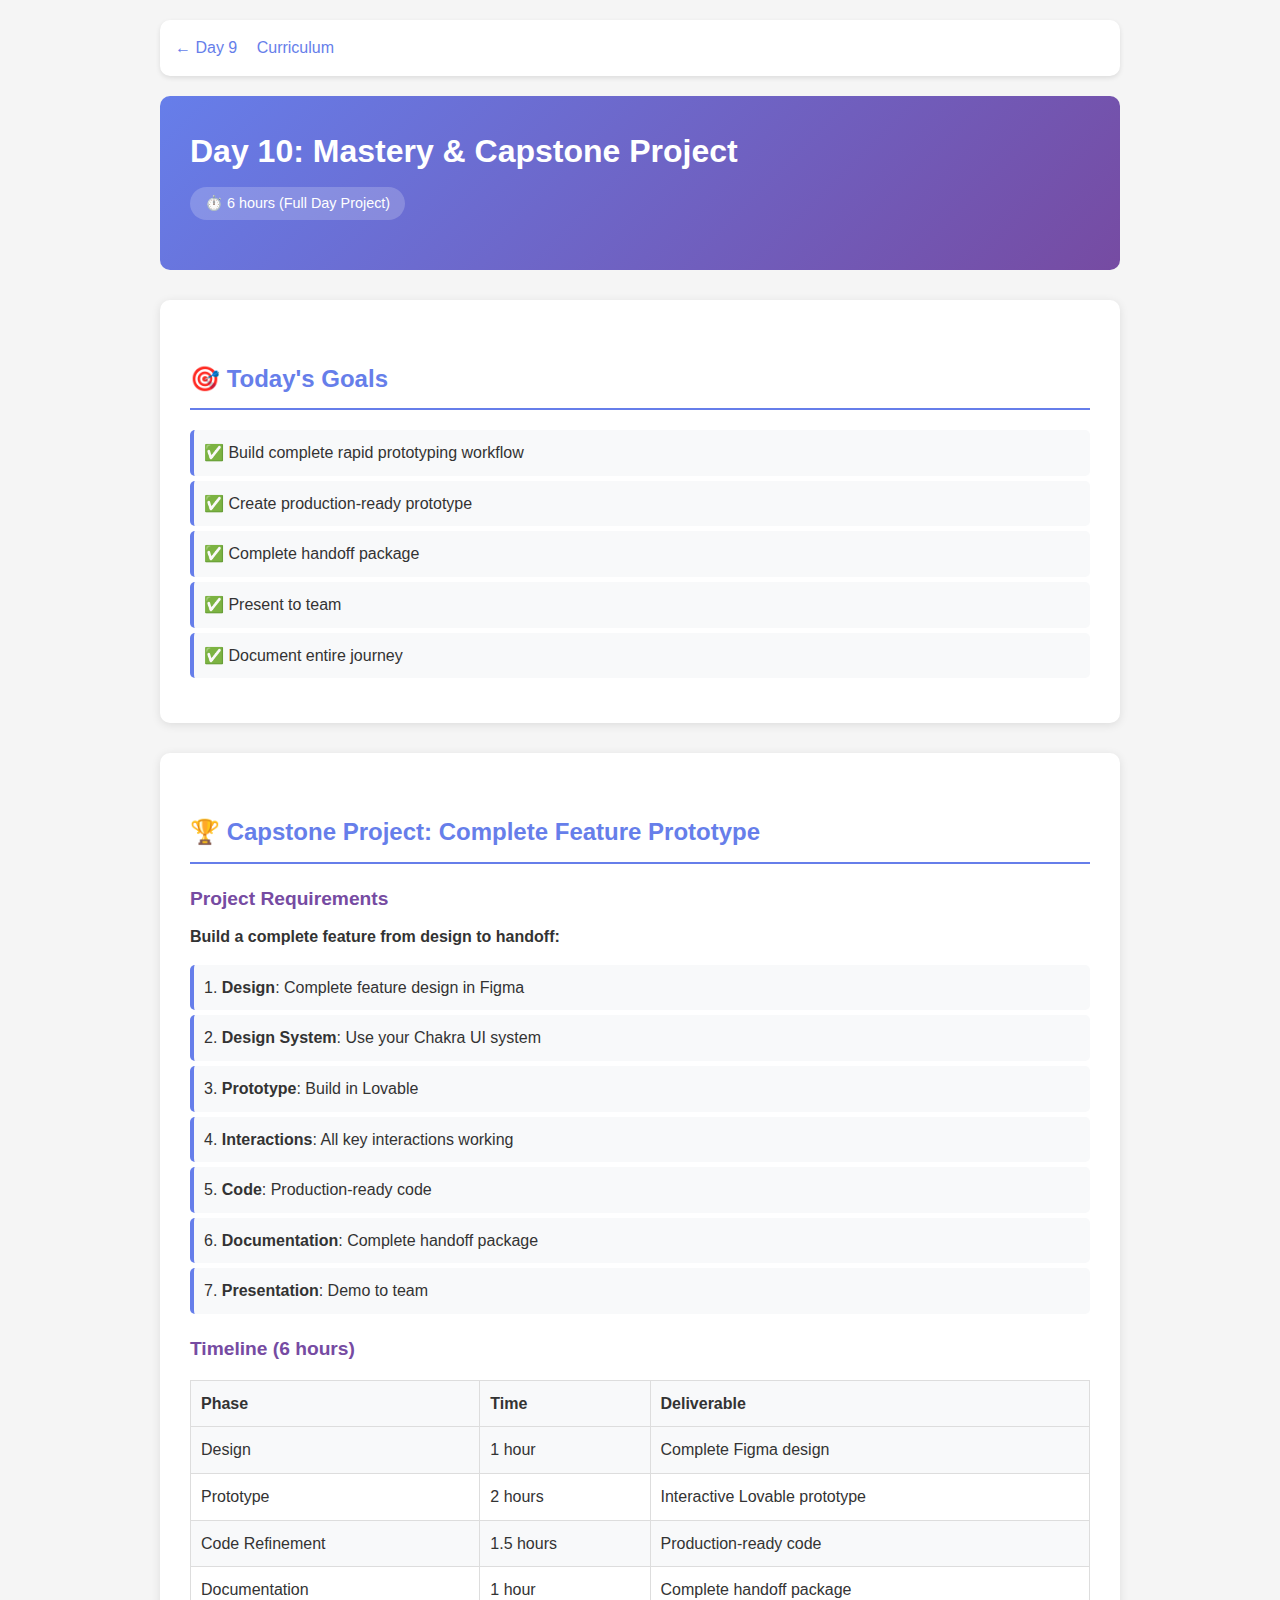
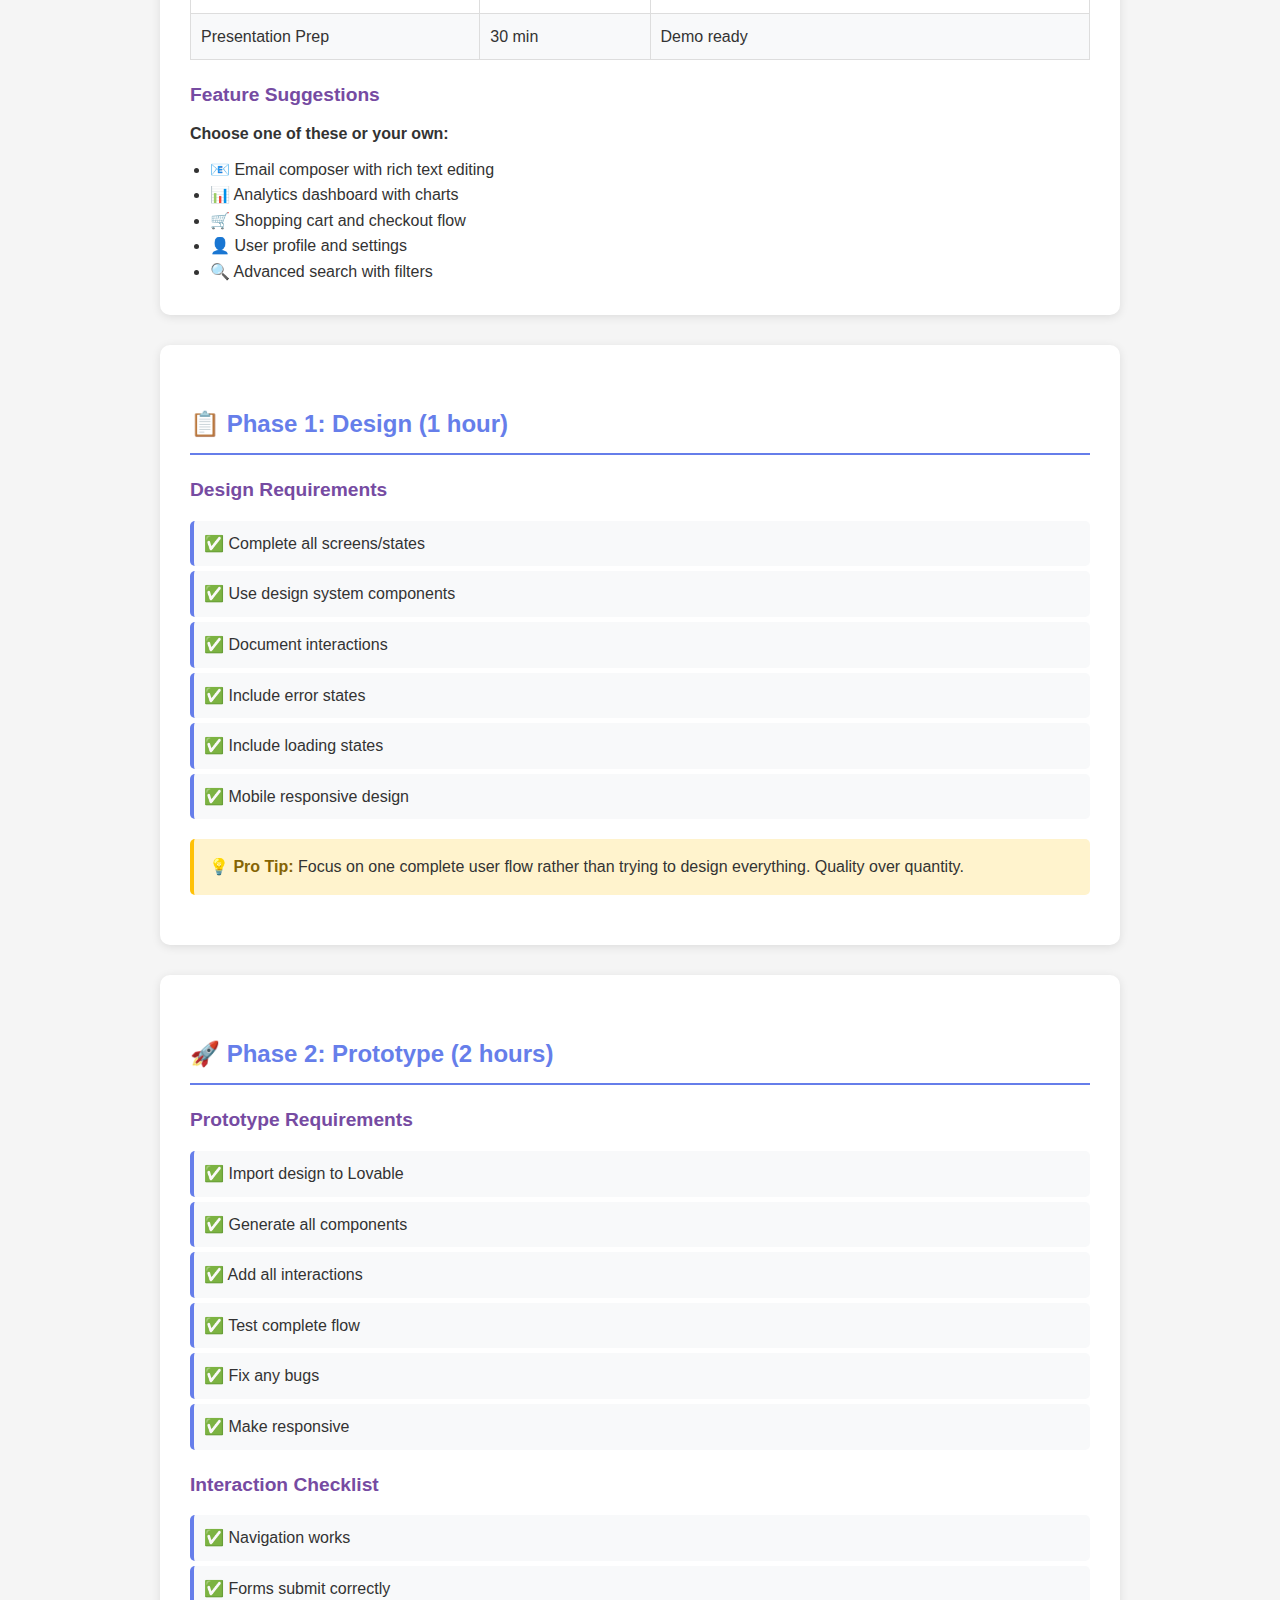
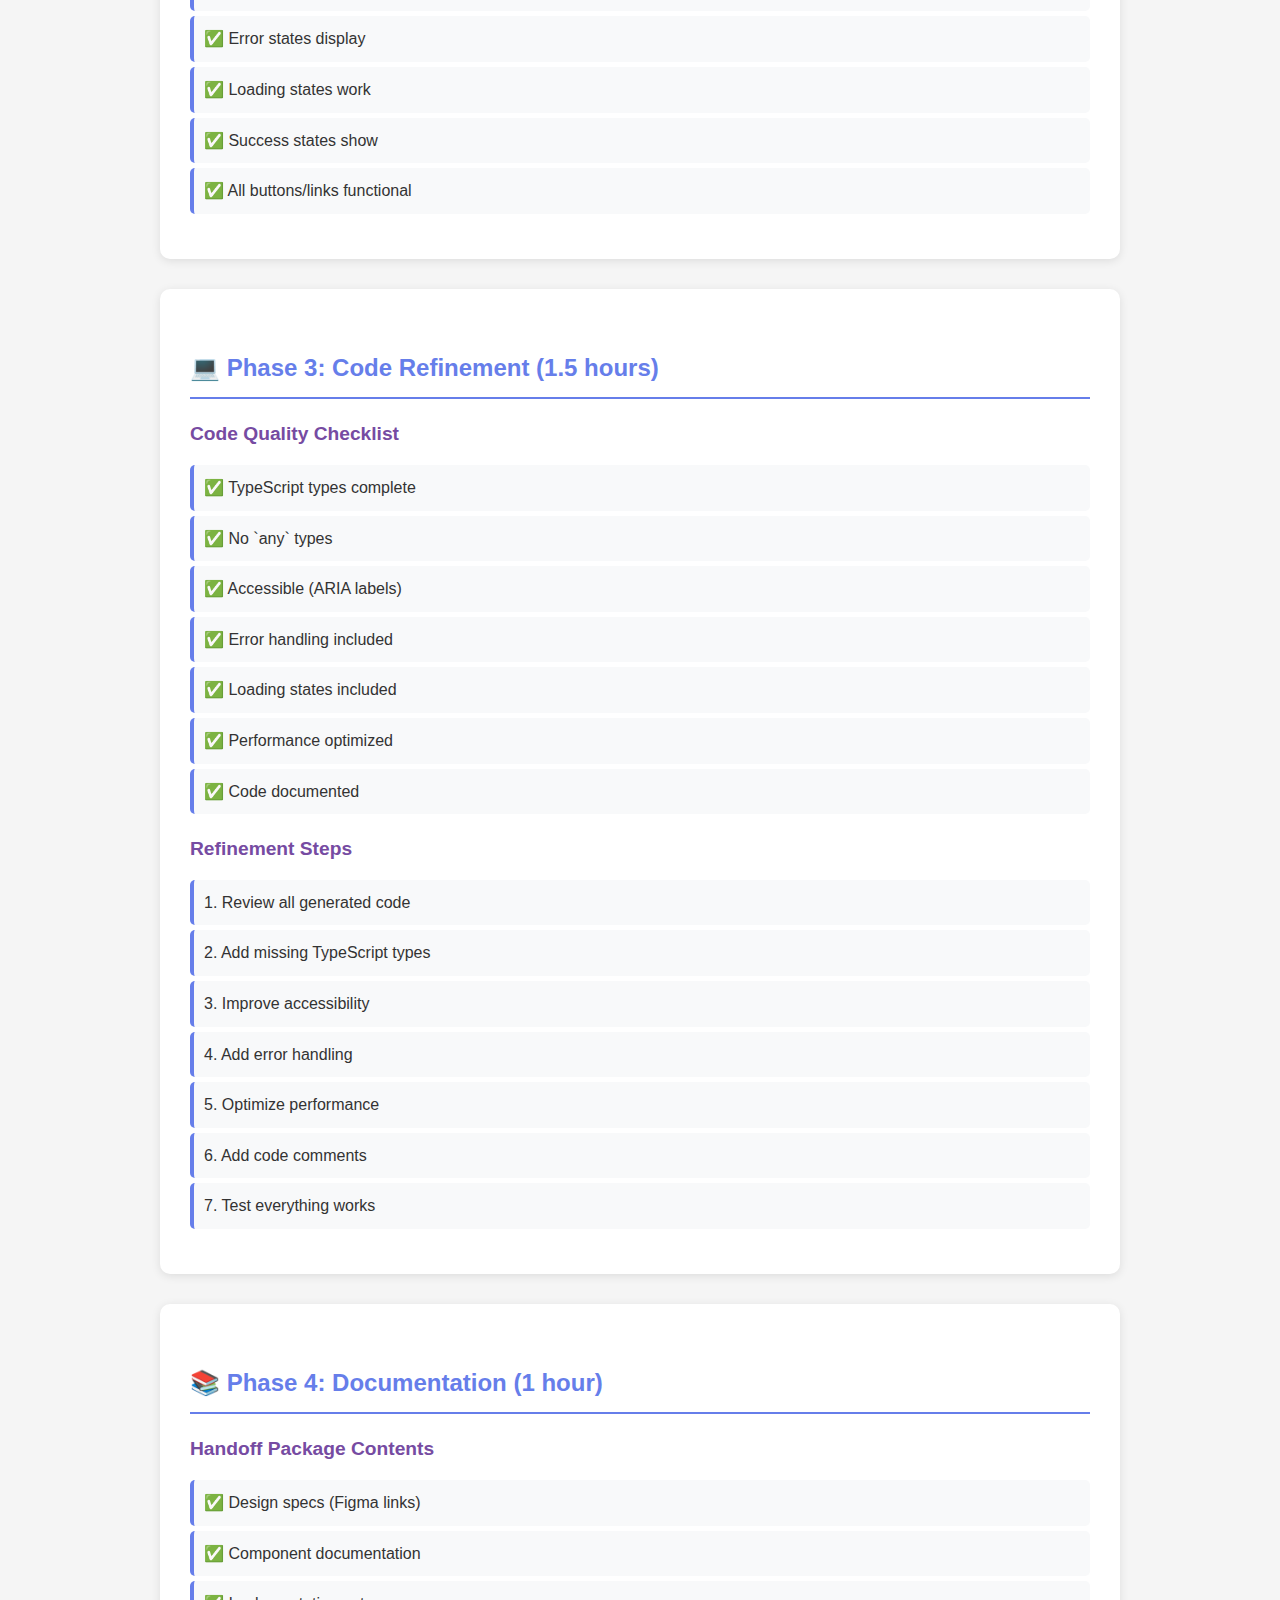
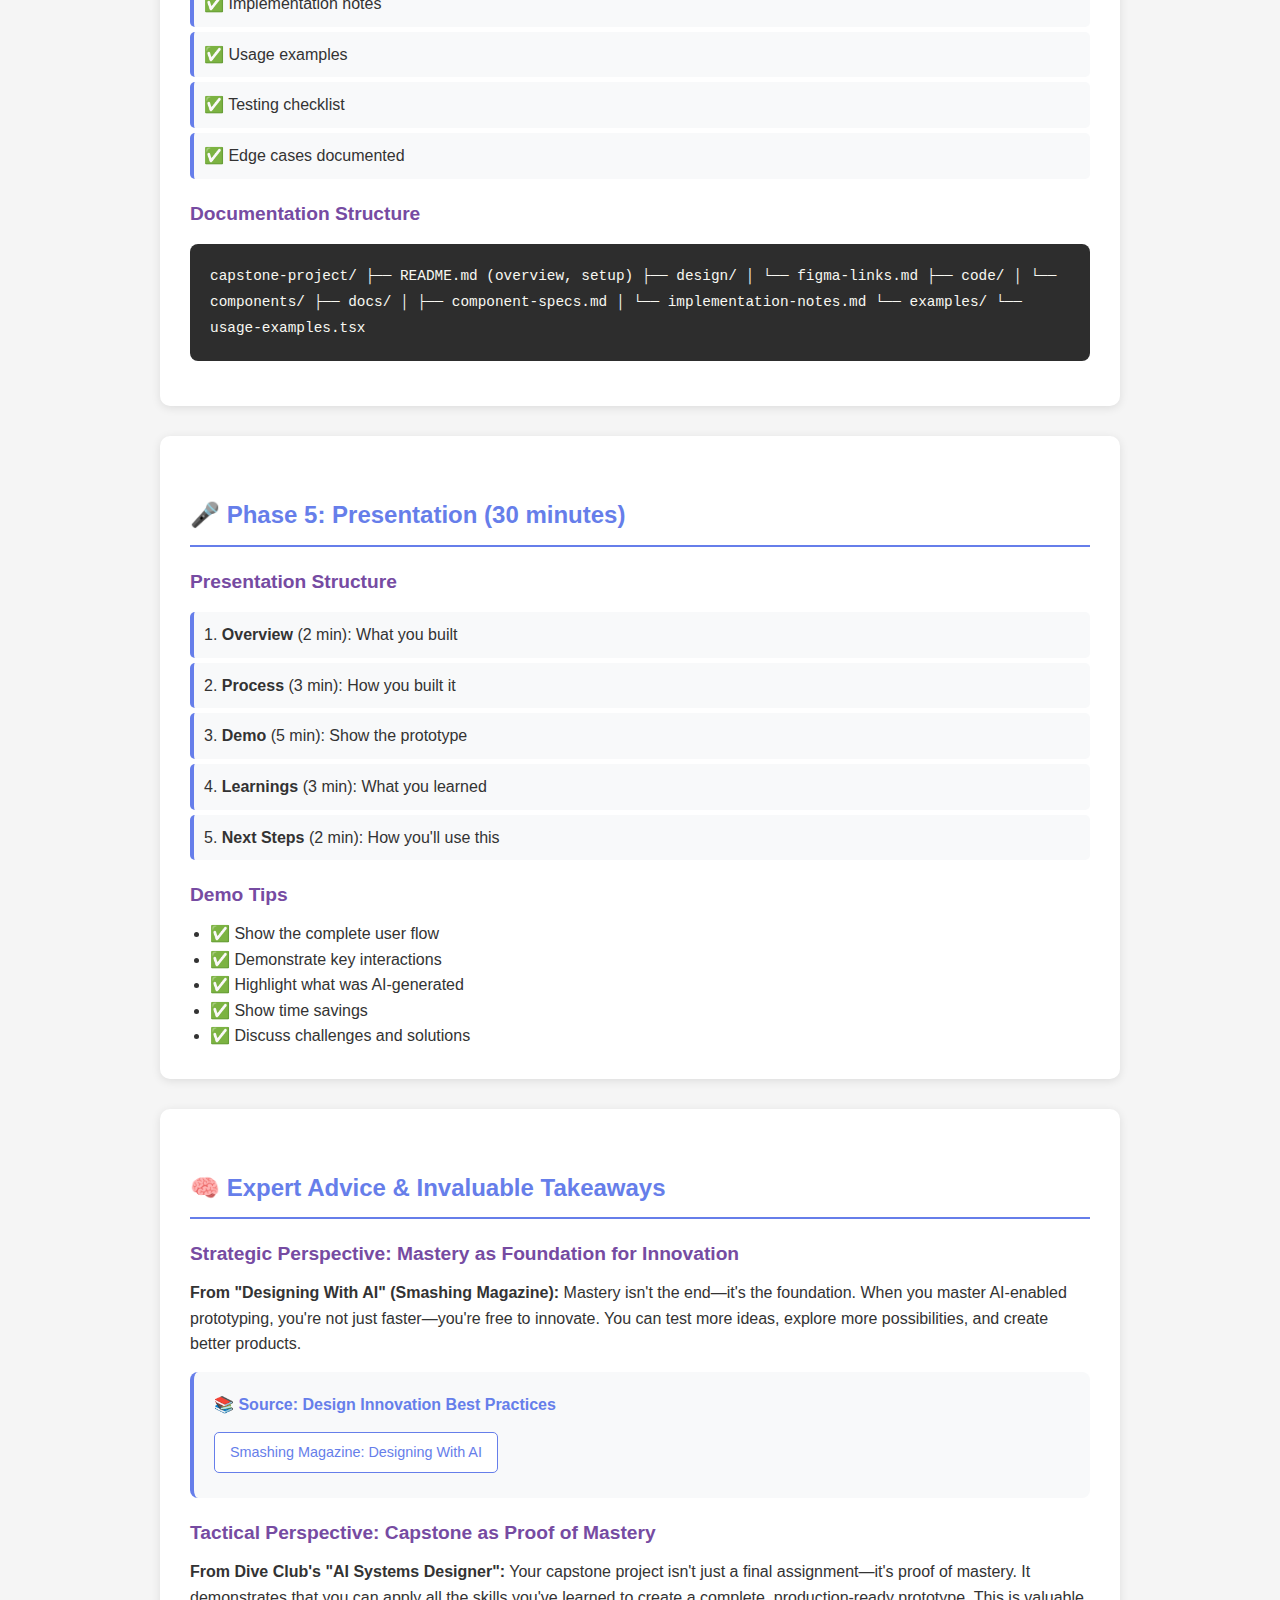
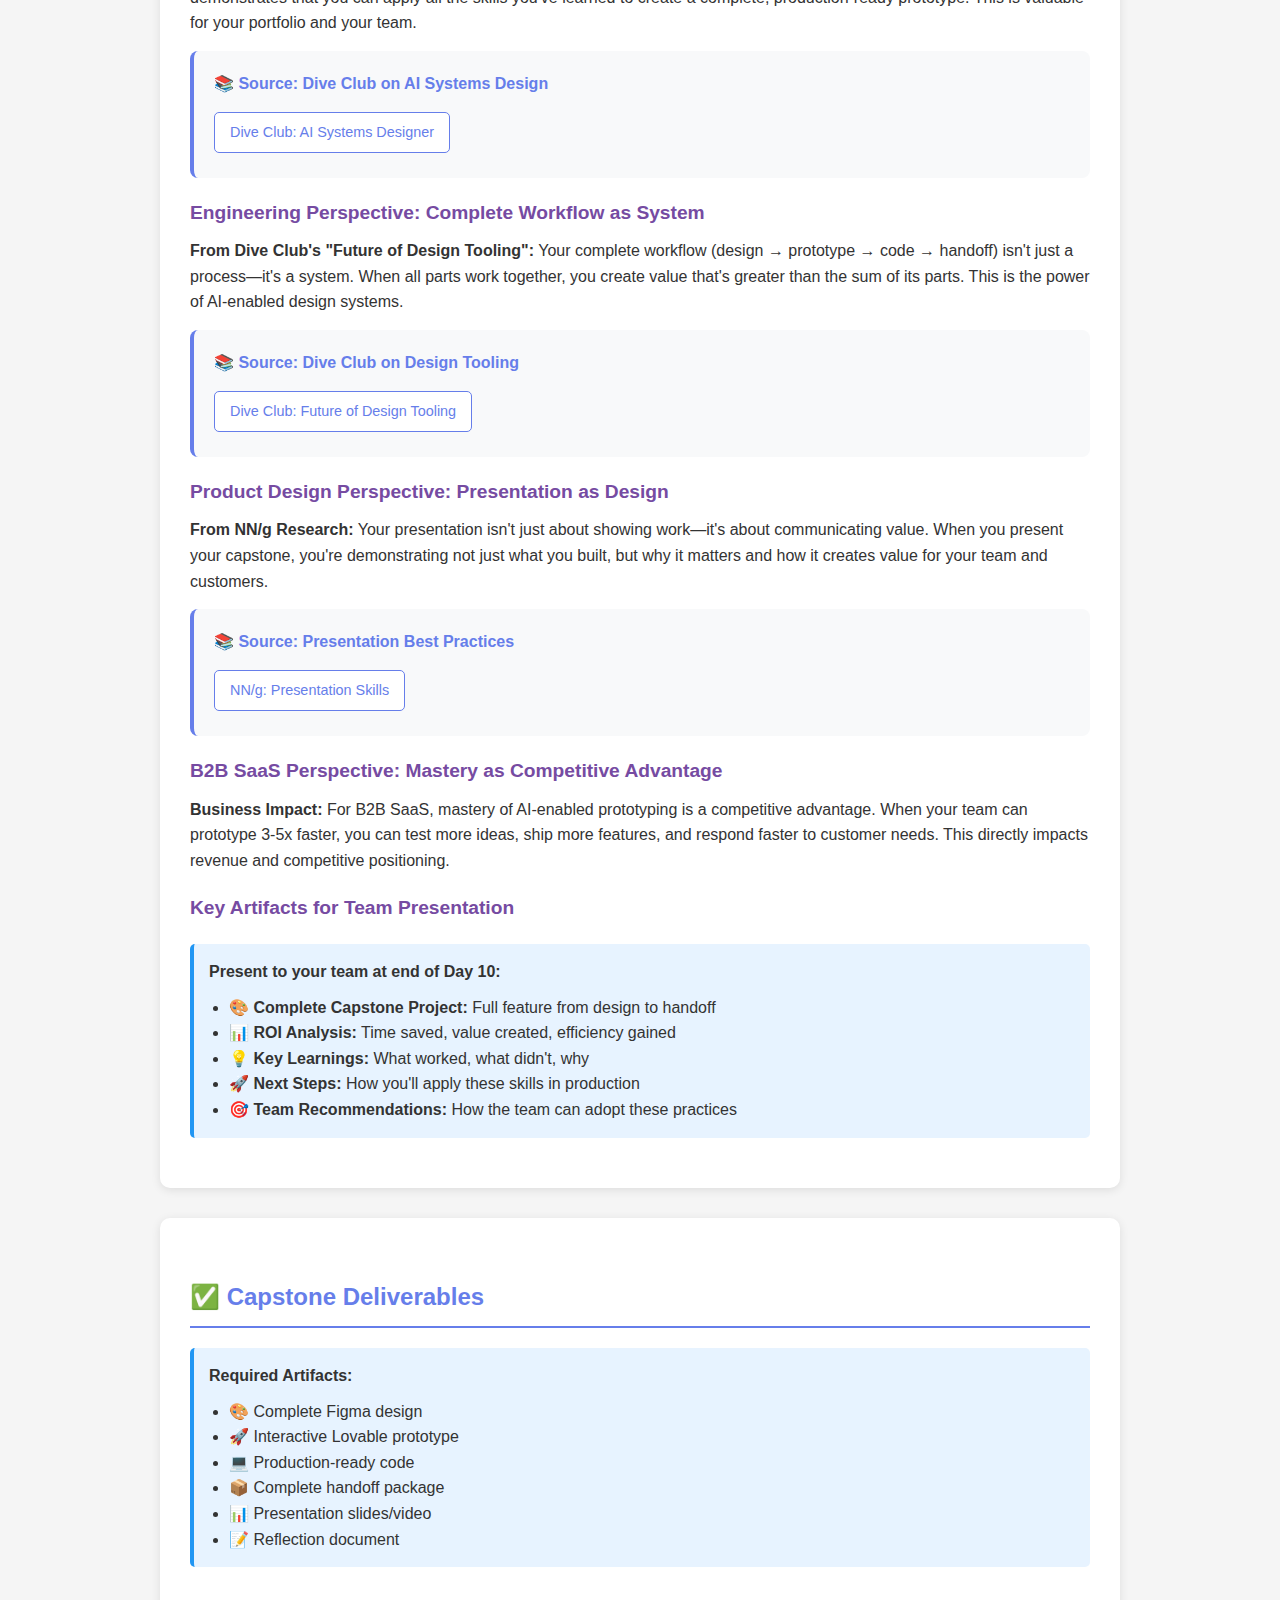
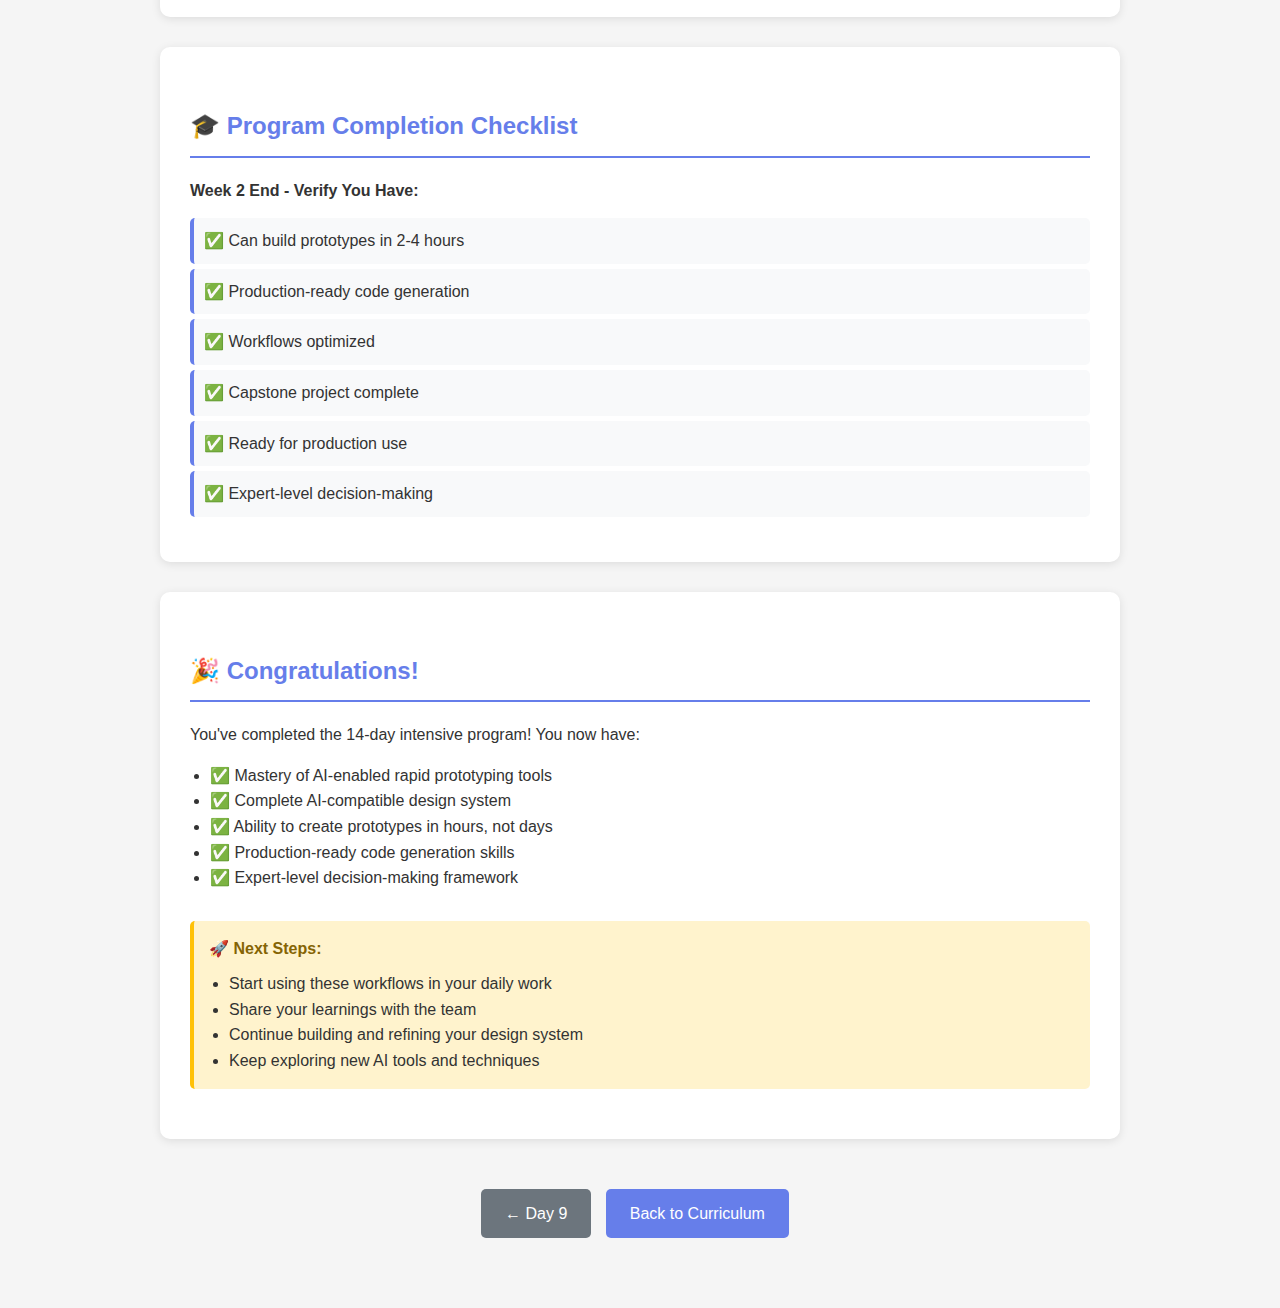
<file: day10.html>
<!DOCTYPE html>
<html lang="en">
<head>
    <meta charset="UTF-8">
    <meta name="viewport" content="width=device-width, initial-scale=1.0">
    <title>Day 10: Mastery & Capstone Project | AI Rapid Prototyping</title>
    <link rel="stylesheet" href="styles.css">
</head>
<body>
    <div class="container">
        <div class="nav">
            <a href="day9.html">← Day 9</a>
            <a href="index.html">Curriculum</a>
        </div>
        
        <header>
            <h1>Day 10: Mastery & Capstone Project</h1>
            <span class="time-badge">⏱️ 6 hours (Full Day Project)</span>
        </header>
        
        <div class="section">
            <h2>🎯 Today's Goals</h2>
            <ul class="checklist">
                <li>✅ Build complete rapid prototyping workflow</li>
                <li>✅ Create production-ready prototype</li>
                <li>✅ Complete handoff package</li>
                <li>✅ Present to team</li>
                <li>✅ Document entire journey</li>
            </ul>
        </div>
        
        <div class="section">
            <h2>🏆 Capstone Project: Complete Feature Prototype</h2>
            
            <h3>Project Requirements</h3>
            <p><strong>Build a complete feature from design to handoff:</strong></p>
            
            <div class="checklist">
                <li>1. <strong>Design</strong>: Complete feature design in Figma</li>
                <li>2. <strong>Design System</strong>: Use your Chakra UI system</li>
                <li>3. <strong>Prototype</strong>: Build in Lovable</li>
                <li>4. <strong>Interactions</strong>: All key interactions working</li>
                <li>5. <strong>Code</strong>: Production-ready code</li>
                <li>6. <strong>Documentation</strong>: Complete handoff package</li>
                <li>7. <strong>Presentation</strong>: Demo to team</li>
            </div>
            
            <h3>Timeline (6 hours)</h3>
            <table>
                <tr>
                    <th>Phase</th>
                    <th>Time</th>
                    <th>Deliverable</th>
                </tr>
                <tr>
                    <td>Design</td>
                    <td>1 hour</td>
                    <td>Complete Figma design</td>
                </tr>
                <tr>
                    <td>Prototype</td>
                    <td>2 hours</td>
                    <td>Interactive Lovable prototype</td>
                </tr>
                <tr>
                    <td>Code Refinement</td>
                    <td>1.5 hours</td>
                    <td>Production-ready code</td>
                </tr>
                <tr>
                    <td>Documentation</td>
                    <td>1 hour</td>
                    <td>Complete handoff package</td>
                </tr>
                <tr>
                    <td>Presentation Prep</td>
                    <td>30 min</td>
                    <td>Demo ready</td>
                </tr>
            </table>
            
            <h3>Feature Suggestions</h3>
            <p><strong>Choose one of these or your own:</strong></p>
            <ul style="margin-left: 20px; margin-top: 10px;">
                <li>📧 Email composer with rich text editing</li>
                <li>📊 Analytics dashboard with charts</li>
                <li>🛒 Shopping cart and checkout flow</li>
                <li>👤 User profile and settings</li>
                <li>🔍 Advanced search with filters</li>
            </ul>
        </div>
        
        <div class="section">
            <h2>📋 Phase 1: Design (1 hour)</h2>
            
            <h3>Design Requirements</h3>
            <div class="checklist">
                <li>✅ Complete all screens/states</li>
                <li>✅ Use design system components</li>
                <li>✅ Document interactions</li>
                <li>✅ Include error states</li>
                <li>✅ Include loading states</li>
                <li>✅ Mobile responsive design</li>
            </div>
            
            <div class="pro-tip">
                <strong>💡 Pro Tip:</strong> Focus on one complete user flow rather than trying to design everything. Quality over quantity.
            </div>
        </div>
        
        <div class="section">
            <h2>🚀 Phase 2: Prototype (2 hours)</h2>
            
            <h3>Prototype Requirements</h3>
            <div class="checklist">
                <li>✅ Import design to Lovable</li>
                <li>✅ Generate all components</li>
                <li>✅ Add all interactions</li>
                <li>✅ Test complete flow</li>
                <li>✅ Fix any bugs</li>
                <li>✅ Make responsive</li>
            </div>
            
            <h3>Interaction Checklist</h3>
            <div class="checklist">
                <li>✅ Navigation works</li>
                <li>✅ Forms submit correctly</li>
                <li>✅ Error states display</li>
                <li>✅ Loading states work</li>
                <li>✅ Success states show</li>
                <li>✅ All buttons/links functional</li>
            </div>
        </div>
        
        <div class="section">
            <h2>💻 Phase 3: Code Refinement (1.5 hours)</h2>
            
            <h3>Code Quality Checklist</h3>
            <div class="checklist">
                <li>✅ TypeScript types complete</li>
                <li>✅ No `any` types</li>
                <li>✅ Accessible (ARIA labels)</li>
                <li>✅ Error handling included</li>
                <li>✅ Loading states included</li>
                <li>✅ Performance optimized</li>
                <li>✅ Code documented</li>
            </div>
            
            <h3>Refinement Steps</h3>
            <div class="checklist">
                <li>1. Review all generated code</li>
                <li>2. Add missing TypeScript types</li>
                <li>3. Improve accessibility</li>
                <li>4. Add error handling</li>
                <li>5. Optimize performance</li>
                <li>6. Add code comments</li>
                <li>7. Test everything works</li>
            </div>
        </div>
        
        <div class="section">
            <h2>📚 Phase 4: Documentation (1 hour)</h2>
            
            <h3>Handoff Package Contents</h3>
            <div class="checklist">
                <li>✅ Design specs (Figma links)</li>
                <li>✅ Component documentation</li>
                <li>✅ Implementation notes</li>
                <li>✅ Usage examples</li>
                <li>✅ Testing checklist</li>
                <li>✅ Edge cases documented</li>
            </div>
            
            <h3>Documentation Structure</h3>
            <div class="code-block">
<code>capstone-project/
├── README.md (overview, setup)
├── design/
│   └── figma-links.md
├── code/
│   └── components/
├── docs/
│   ├── component-specs.md
│   └── implementation-notes.md
└── examples/
    └── usage-examples.tsx</code>
            </div>
        </div>
        
        <div class="section">
            <h2>🎤 Phase 5: Presentation (30 minutes)</h2>
            
            <h3>Presentation Structure</h3>
            <div class="checklist">
                <li>1. <strong>Overview</strong> (2 min): What you built</li>
                <li>2. <strong>Process</strong> (3 min): How you built it</li>
                <li>3. <strong>Demo</strong> (5 min): Show the prototype</li>
                <li>4. <strong>Learnings</strong> (3 min): What you learned</li>
                <li>5. <strong>Next Steps</strong> (2 min): How you'll use this</li>
            </div>
            
            <h3>Demo Tips</h3>
            <ul style="margin-left: 20px; margin-top: 10px;">
                <li>✅ Show the complete user flow</li>
                <li>✅ Demonstrate key interactions</li>
                <li>✅ Highlight what was AI-generated</li>
                <li>✅ Show time savings</li>
                <li>✅ Discuss challenges and solutions</li>
            </ul>
        </div>
        
        <div class="section">
            <h2>🧠 Expert Advice & Invaluable Takeaways</h2>
            
            <h3>Strategic Perspective: Mastery as Foundation for Innovation</h3>
            <p><strong>From "Designing With AI" (Smashing Magazine):</strong> Mastery isn't the end—it's the foundation. When you master AI-enabled prototyping, you're not just faster—you're free to innovate. You can test more ideas, explore more possibilities, and create better products.</p>
            
            <div class="resource-card">
                <h4>📚 Source: Design Innovation Best Practices</h4>
                <a href="https://www.smashingmagazine.com/2025/08/designing-with-ai-practical-techniques-product-design/" target="_blank" class="resource-link">Smashing Magazine: Designing With AI</a>
            </div>
            
            <h3>Tactical Perspective: Capstone as Proof of Mastery</h3>
            <p><strong>From Dive Club's "AI Systems Designer":</strong> Your capstone project isn't just a final assignment—it's proof of mastery. It demonstrates that you can apply all the skills you've learned to create a complete, production-ready prototype. This is valuable for your portfolio and your team.</p>
            
            <div class="resource-card">
                <h4>📚 Source: Dive Club on AI Systems Design</h4>
                <a href="https://www.dive.club/ideas/introducing-the-ai-systems-designer" target="_blank" class="resource-link">Dive Club: AI Systems Designer</a>
            </div>
            
            <h3>Engineering Perspective: Complete Workflow as System</h3>
            <p><strong>From Dive Club's "Future of Design Tooling":</strong> Your complete workflow (design → prototype → code → handoff) isn't just a process—it's a system. When all parts work together, you create value that's greater than the sum of its parts. This is the power of AI-enabled design systems.</p>
            
            <div class="resource-card">
                <h4>📚 Source: Dive Club on Design Tooling</h4>
                <a href="https://www.dive.club/ideas/the-future-of-design-tooling" target="_blank" class="resource-link">Dive Club: Future of Design Tooling</a>
            </div>
            
            <h3>Product Design Perspective: Presentation as Design</h3>
            <p><strong>From NN/g Research:</strong> Your presentation isn't just about showing work—it's about communicating value. When you present your capstone, you're demonstrating not just what you built, but why it matters and how it creates value for your team and customers.</p>
            
            <div class="resource-card">
                <h4>📚 Source: Presentation Best Practices</h4>
                <a href="https://www.nngroup.com/articles/presentation-skills/" target="_blank" class="resource-link">NN/g: Presentation Skills</a>
            </div>
            
            <h3>B2B SaaS Perspective: Mastery as Competitive Advantage</h3>
            <p><strong>Business Impact:</strong> For B2B SaaS, mastery of AI-enabled prototyping is a competitive advantage. When your team can prototype 3-5x faster, you can test more ideas, ship more features, and respond faster to customer needs. This directly impacts revenue and competitive positioning.</p>
            
            <h3>Key Artifacts for Team Presentation</h3>
            <div class="artifact-box">
                <p><strong>Present to your team at end of Day 10:</strong></p>
                <ul style="margin-left: 20px; margin-top: 10px;">
                    <li>🎨 <strong>Complete Capstone Project:</strong> Full feature from design to handoff</li>
                    <li>📊 <strong>ROI Analysis:</strong> Time saved, value created, efficiency gained</li>
                    <li>💡 <strong>Key Learnings:</strong> What worked, what didn't, why</li>
                    <li>🚀 <strong>Next Steps:</strong> How you'll apply these skills in production</li>
                    <li>🎯 <strong>Team Recommendations:</strong> How the team can adopt these practices</li>
                </ul>
            </div>
        </div>
        
        <div class="section">
            <h2>✅ Capstone Deliverables</h2>
            <div class="artifact-box">
                <p><strong>Required Artifacts:</strong></p>
                <ul style="margin-left: 20px; margin-top: 10px;">
                    <li>🎨 Complete Figma design</li>
                    <li>🚀 Interactive Lovable prototype</li>
                    <li>💻 Production-ready code</li>
                    <li>📦 Complete handoff package</li>
                    <li>📊 Presentation slides/video</li>
                    <li>📝 Reflection document</li>
                </ul>
            </div>
        </div>
        
        <div class="section">
            <h2>🎓 Program Completion Checklist</h2>
            <p><strong>Week 2 End - Verify You Have:</strong></p>
            <ul class="checklist">
                <li>✅ Can build prototypes in 2-4 hours</li>
                <li>✅ Production-ready code generation</li>
                <li>✅ Workflows optimized</li>
                <li>✅ Capstone project complete</li>
                <li>✅ Ready for production use</li>
                <li>✅ Expert-level decision-making</li>
            </ul>
        </div>
        
        <div class="section">
            <h2>🎉 Congratulations!</h2>
            <p>You've completed the 14-day intensive program! You now have:</p>
            <ul style="margin-left: 20px; margin-top: 15px;">
                <li>✅ Mastery of AI-enabled rapid prototyping tools</li>
                <li>✅ Complete AI-compatible design system</li>
                <li>✅ Ability to create prototypes in hours, not days</li>
                <li>✅ Production-ready code generation skills</li>
                <li>✅ Expert-level decision-making framework</li>
            </ul>
            
            <div class="pro-tip" style="margin-top: 30px;">
                <strong>🚀 Next Steps:</strong>
                <ul style="margin-left: 20px; margin-top: 10px;">
                    <li>Start using these workflows in your daily work</li>
                    <li>Share your learnings with the team</li>
                    <li>Continue building and refining your design system</li>
                    <li>Keep exploring new AI tools and techniques</li>
                </ul>
            </div>
        </div>
        
        <div style="text-align: center; margin: 40px 0;">
            <a href="day9.html" class="btn btn-secondary">← Day 9</a>
            <a href="index.html" class="btn">Back to Curriculum</a>
        </div>
    </div>
    <script src="script.js"></script>
</body>
</html>
</file>
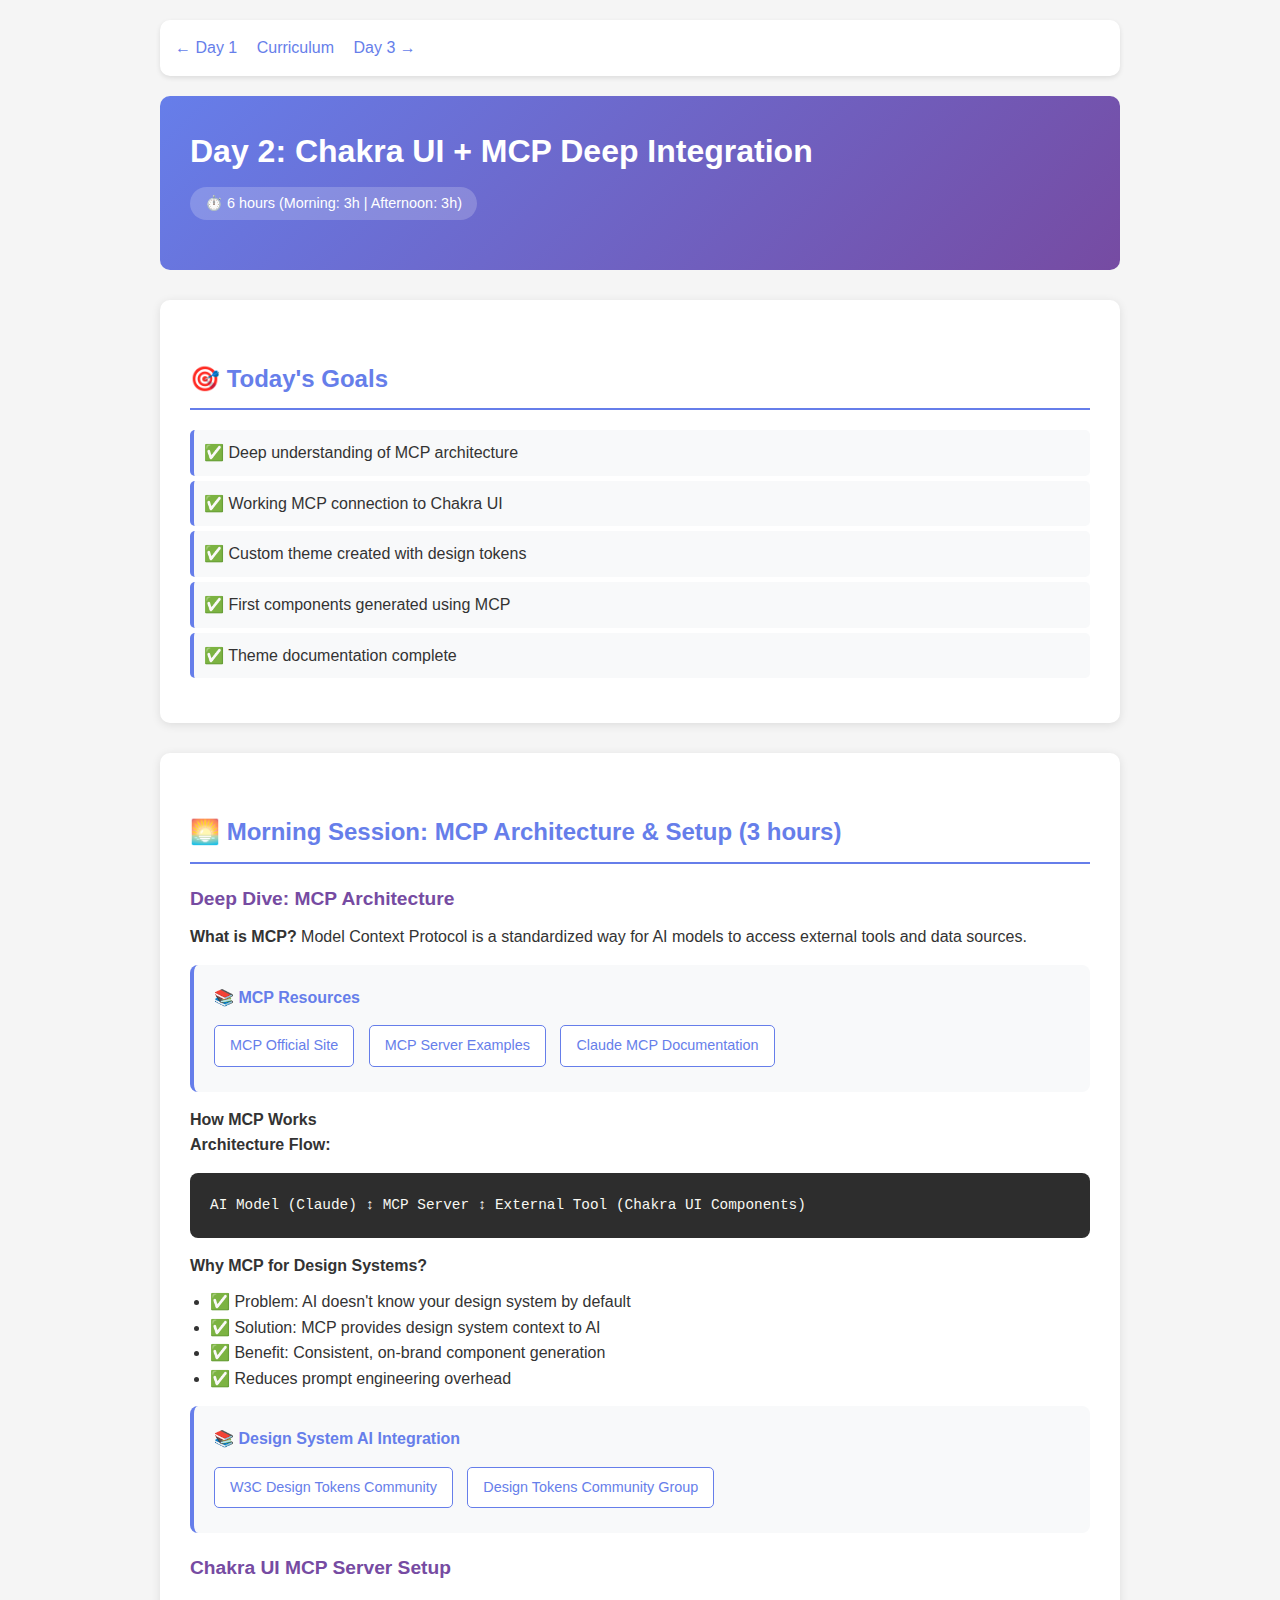
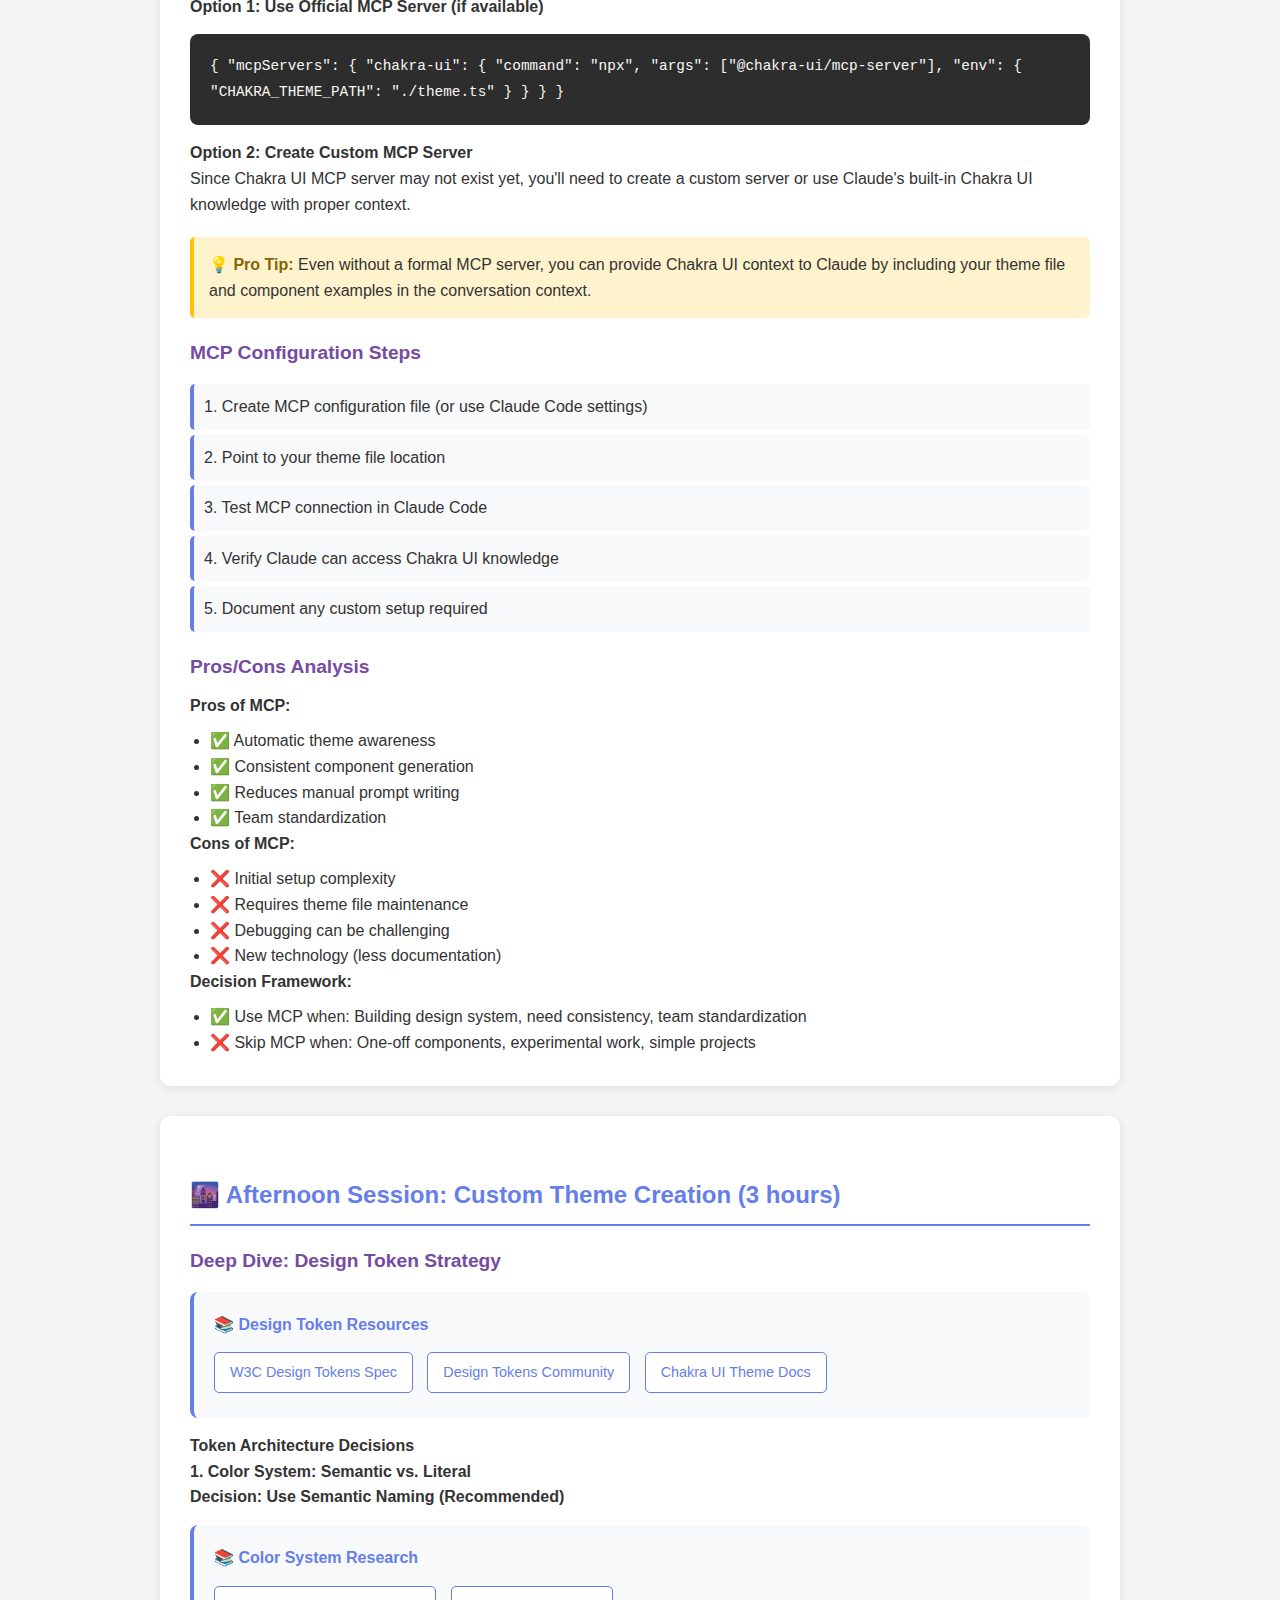
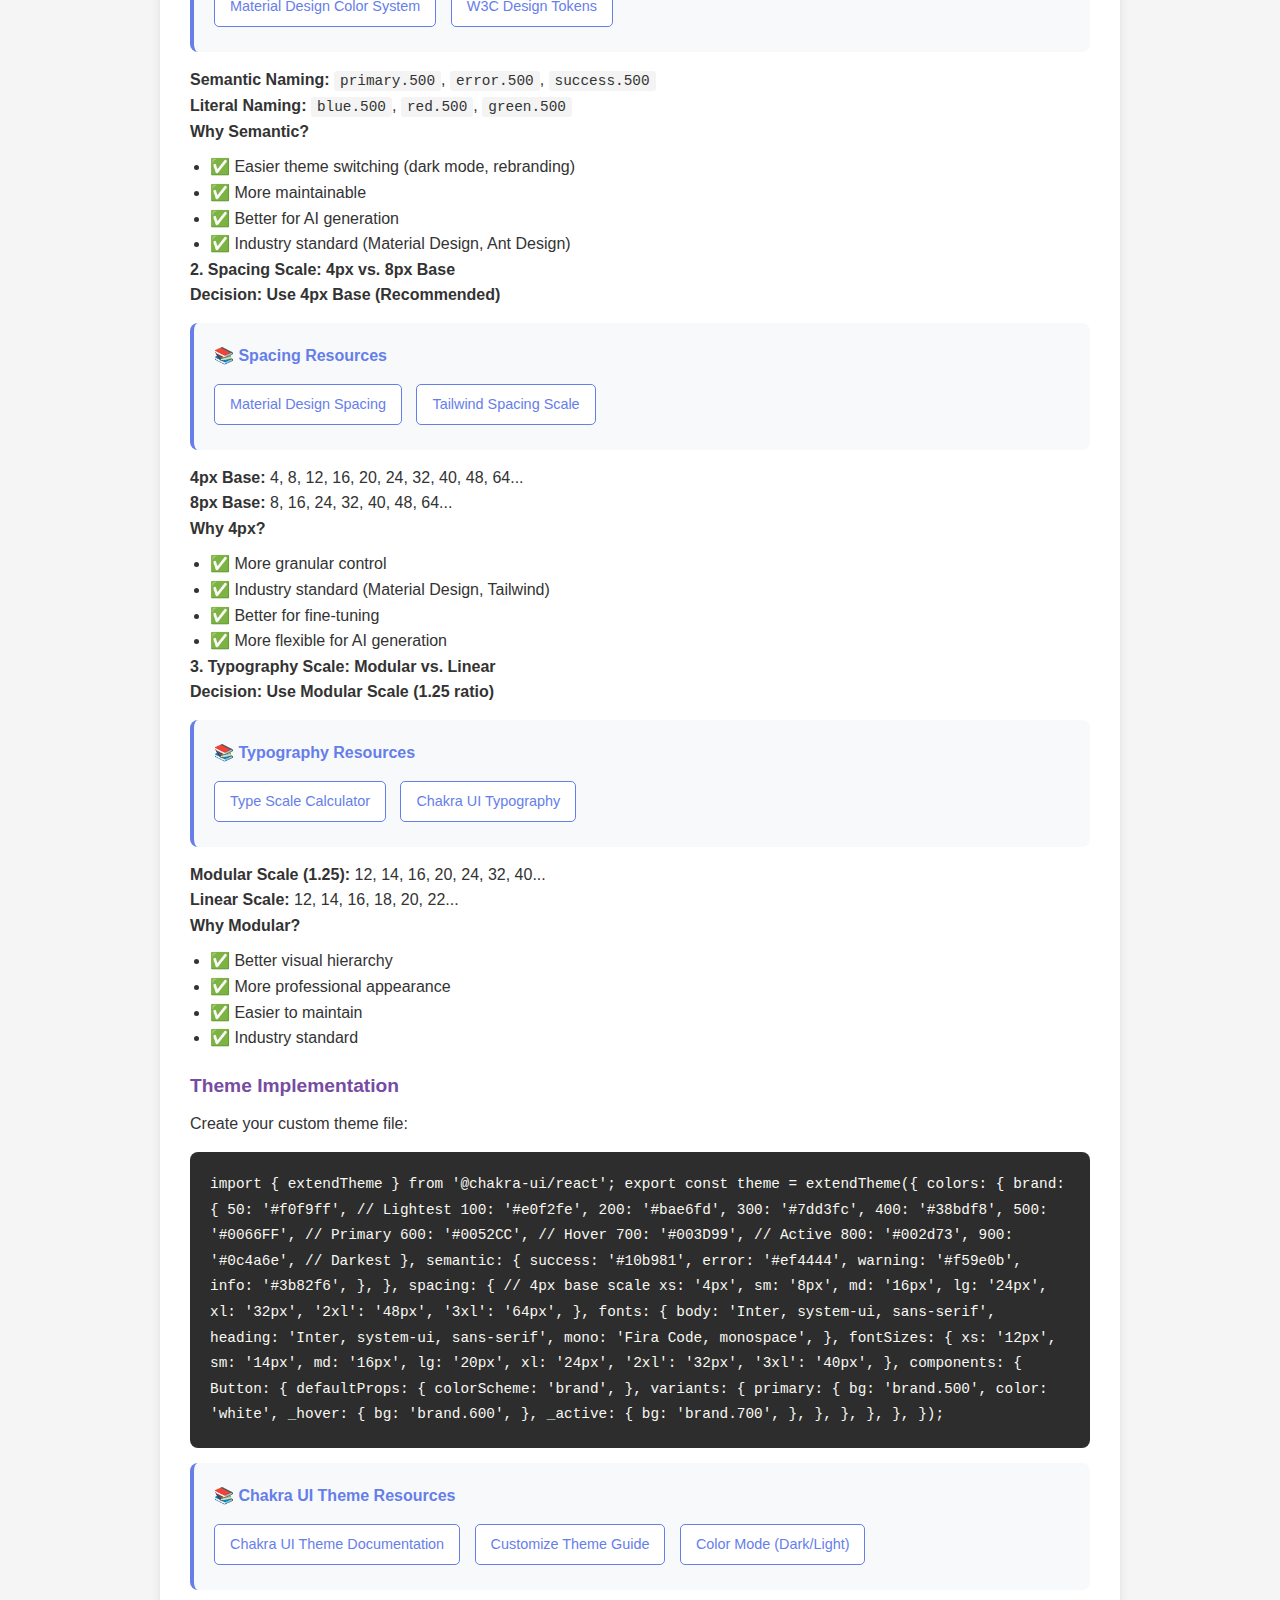
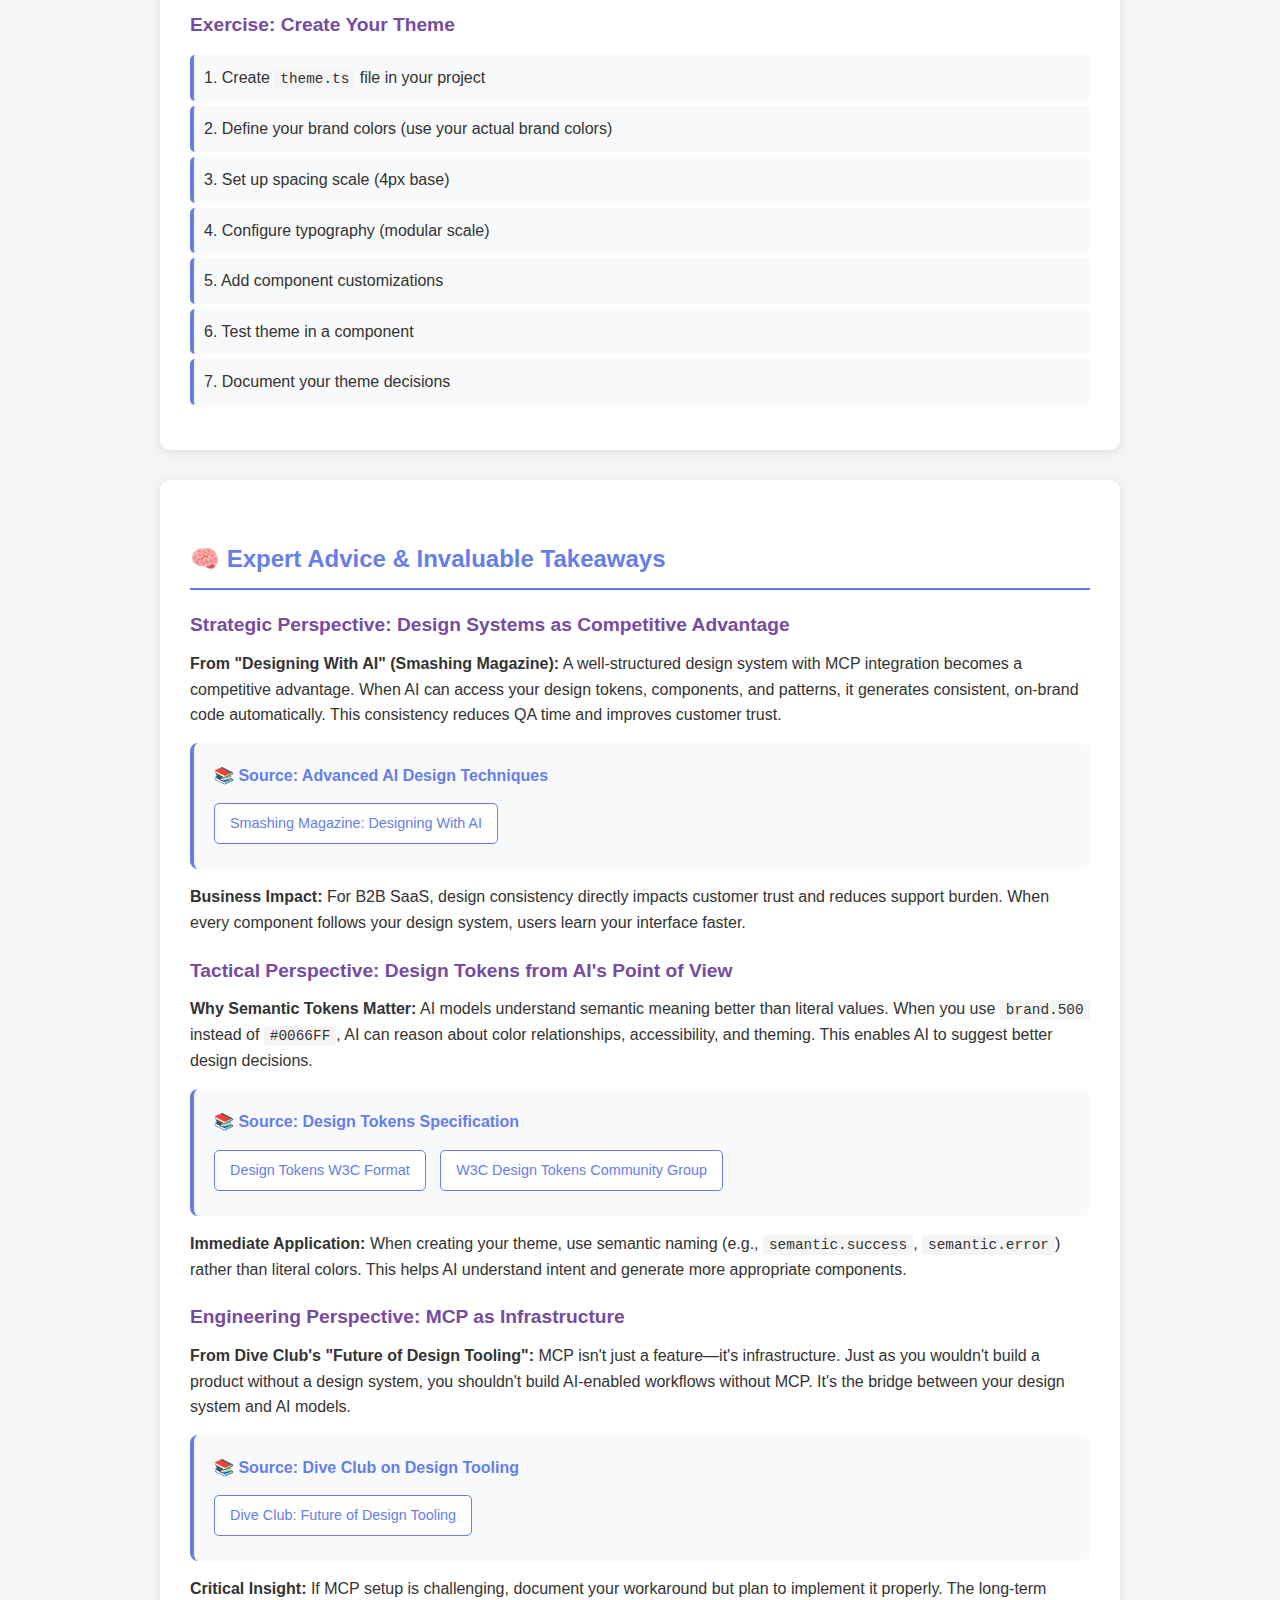
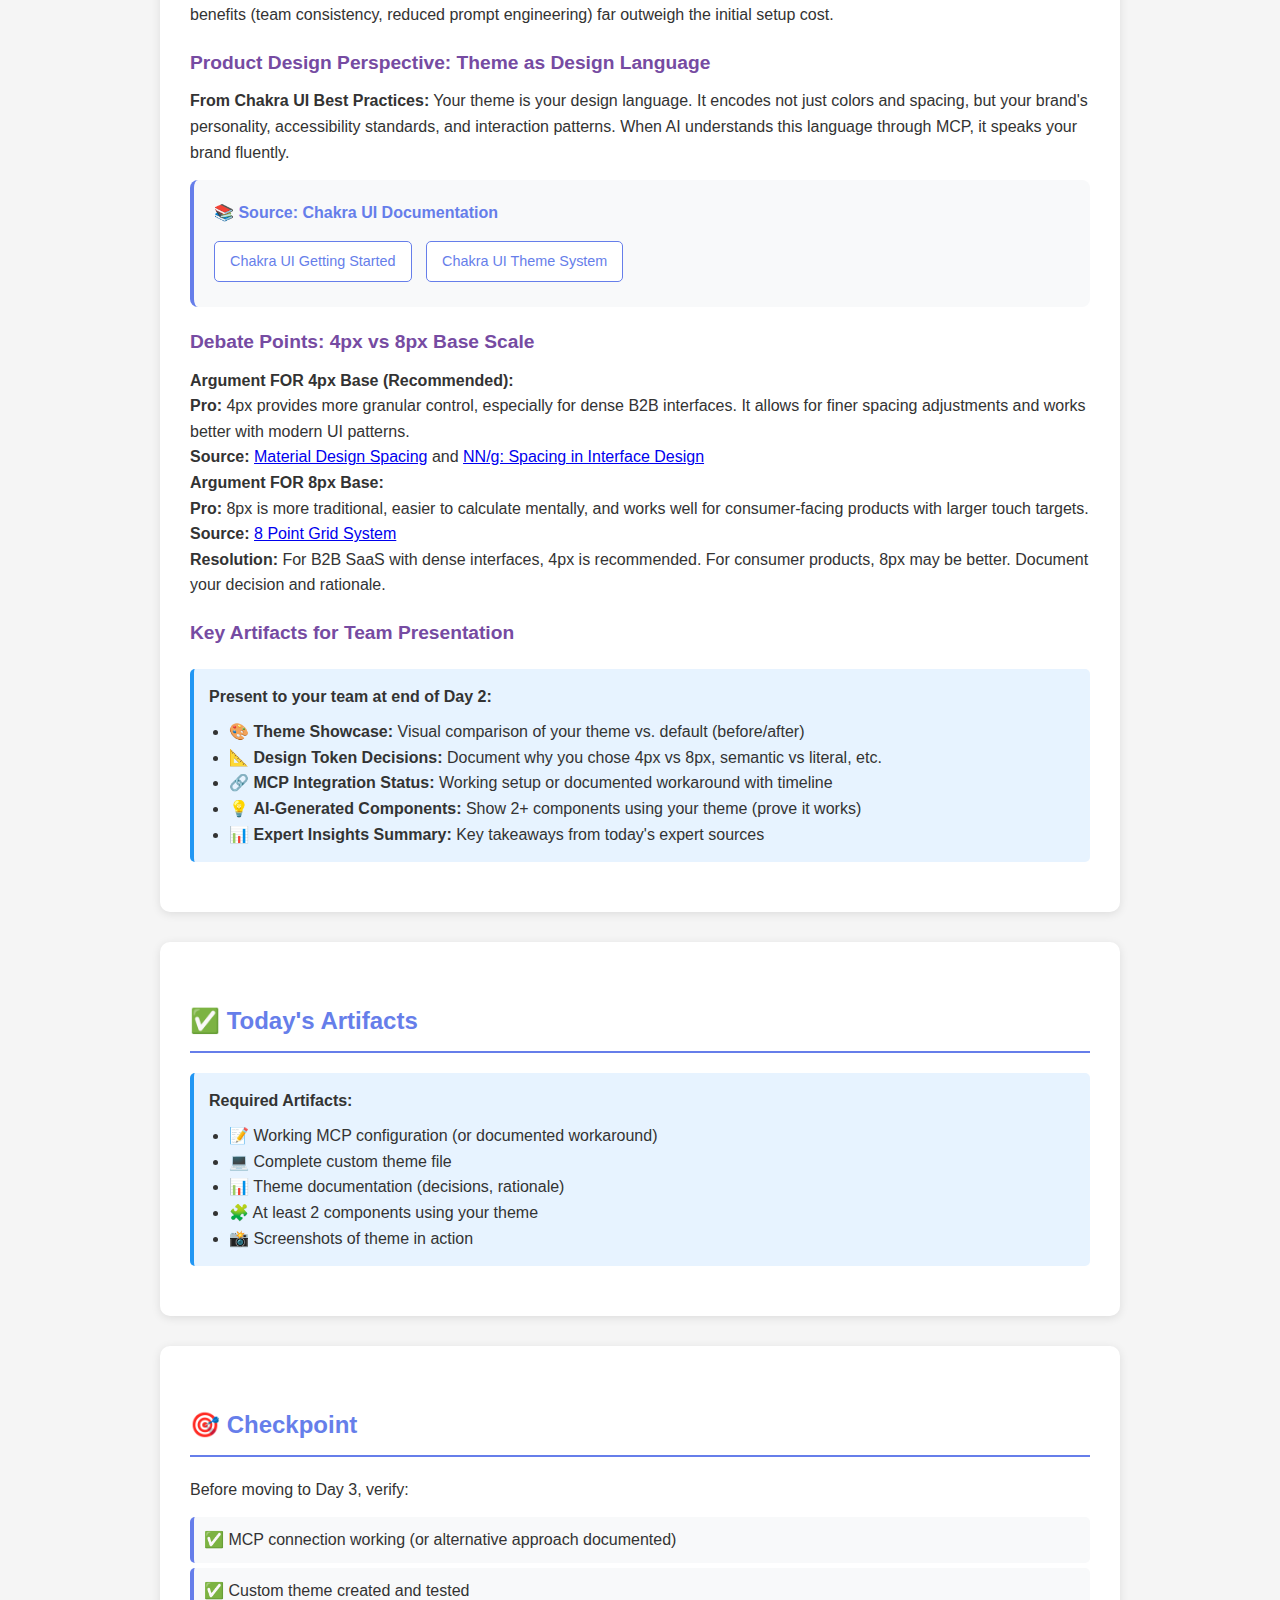
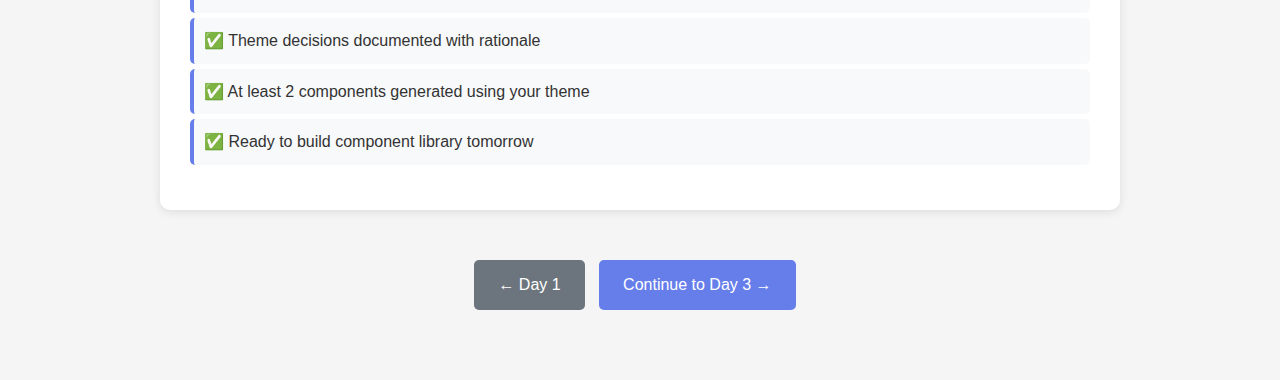
<file: day2.html>
<!DOCTYPE html>
<html lang="en">
<head>
    <meta charset="UTF-8">
    <meta name="viewport" content="width=device-width, initial-scale=1.0">
    <title>Day 2: Chakra UI + MCP Integration | AI Rapid Prototyping</title>
    <link rel="stylesheet" href="styles.css">
</head>
<body>
    <div class="container">
        <div class="nav">
            <a href="day1.html">← Day 1</a>
            <a href="index.html">Curriculum</a>
            <a href="day3.html">Day 3 →</a>
        </div>
        
        <header>
            <h1>Day 2: Chakra UI + MCP Deep Integration</h1>
            <span class="time-badge">⏱️ 6 hours (Morning: 3h | Afternoon: 3h)</span>
        </header>
        
        <div class="section">
            <h2>🎯 Today's Goals</h2>
            <ul class="checklist">
                <li>✅ Deep understanding of MCP architecture</li>
                <li>✅ Working MCP connection to Chakra UI</li>
                <li>✅ Custom theme created with design tokens</li>
                <li>✅ First components generated using MCP</li>
                <li>✅ Theme documentation complete</li>
            </ul>
        </div>
        
        <div class="section">
            <h2>🌅 Morning Session: MCP Architecture & Setup (3 hours)</h2>
            
            <h3>Deep Dive: MCP Architecture</h3>
            <p><strong>What is MCP?</strong> Model Context Protocol is a standardized way for AI models to access external tools and data sources.</p>
            
            <div class="resource-card">
                <h4>📚 MCP Resources</h4>
                <a href="https://modelcontextprotocol.io" target="_blank" class="resource-link">MCP Official Site</a>
                <a href="https://github.com/modelcontextprotocol/servers" target="_blank" class="resource-link">MCP Server Examples</a>
                <a href="https://docs.anthropic.com/claude/docs/mcp" target="_blank" class="resource-link">Claude MCP Documentation</a>
            </div>
            
            <h4>How MCP Works</h4>
            <p><strong>Architecture Flow:</strong></p>
            <div class="code-block">
<code>AI Model (Claude) 
    ↕
MCP Server
    ↕
External Tool (Chakra UI Components)</code>
            </div>
            
            <p><strong>Why MCP for Design Systems?</strong></p>
            <ul style="margin-left: 20px; margin-top: 10px;">
                <li>✅ Problem: AI doesn't know your design system by default</li>
                <li>✅ Solution: MCP provides design system context to AI</li>
                <li>✅ Benefit: Consistent, on-brand component generation</li>
                <li>✅ Reduces prompt engineering overhead</li>
            </ul>
            
            <div class="resource-card">
                <h4>📚 Design System AI Integration</h4>
                <a href="https://www.w3.org/community/design-tokens/" target="_blank" class="resource-link">W3C Design Tokens Community</a>
                <a href="https://designtokens.org" target="_blank" class="resource-link">Design Tokens Community Group</a>
            </div>
            
            <h3>Chakra UI MCP Server Setup</h3>
            <p><strong>Option 1: Use Official MCP Server (if available)</strong></p>
            <div class="code-block">
<code>{
  "mcpServers": {
    "chakra-ui": {
      "command": "npx",
      "args": ["@chakra-ui/mcp-server"],
      "env": {
        "CHAKRA_THEME_PATH": "./theme.ts"
      }
    }
  }
}</code>
            </div>
            
            <p><strong>Option 2: Create Custom MCP Server</strong></p>
            <p>Since Chakra UI MCP server may not exist yet, you'll need to create a custom server or use Claude's built-in Chakra UI knowledge with proper context.</p>
            
            <div class="pro-tip">
                <strong>💡 Pro Tip:</strong> Even without a formal MCP server, you can provide Chakra UI context to Claude by including your theme file and component examples in the conversation context.
            </div>
            
            <h3>MCP Configuration Steps</h3>
            <div class="checklist">
                <li>1. Create MCP configuration file (or use Claude Code settings)</li>
                <li>2. Point to your theme file location</li>
                <li>3. Test MCP connection in Claude Code</li>
                <li>4. Verify Claude can access Chakra UI knowledge</li>
                <li>5. Document any custom setup required</li>
            </div>
            
            <h3>Pros/Cons Analysis</h3>
            <p><strong>Pros of MCP:</strong></p>
            <ul style="margin-left: 20px; margin-top: 10px;">
                <li>✅ Automatic theme awareness</li>
                <li>✅ Consistent component generation</li>
                <li>✅ Reduces manual prompt writing</li>
                <li>✅ Team standardization</li>
            </ul>
            
            <p><strong>Cons of MCP:</strong></p>
            <ul style="margin-left: 20px; margin-top: 10px;">
                <li>❌ Initial setup complexity</li>
                <li>❌ Requires theme file maintenance</li>
                <li>❌ Debugging can be challenging</li>
                <li>❌ New technology (less documentation)</li>
            </ul>
            
            <p><strong>Decision Framework:</strong></p>
            <ul style="margin-left: 20px; margin-top: 10px;">
                <li>✅ Use MCP when: Building design system, need consistency, team standardization</li>
                <li>❌ Skip MCP when: One-off components, experimental work, simple projects</li>
            </ul>
        </div>
        
        <div class="section">
            <h2>🌆 Afternoon Session: Custom Theme Creation (3 hours)</h2>
            
            <h3>Deep Dive: Design Token Strategy</h3>
            
            <div class="resource-card">
                <h4>📚 Design Token Resources</h4>
                <a href="https://www.w3.org/community/design-tokens/" target="_blank" class="resource-link">W3C Design Tokens Spec</a>
                <a href="https://designtokens.org" target="_blank" class="resource-link">Design Tokens Community</a>
                <a href="https://chakra-ui.com/docs/styled-system/theme" target="_blank" class="resource-link">Chakra UI Theme Docs</a>
            </div>
            
            <h4>Token Architecture Decisions</h4>
            
            <p><strong>1. Color System: Semantic vs. Literal</strong></p>
            <p><strong>Decision: Use Semantic Naming (Recommended)</strong></p>
            
            <div class="resource-card">
                <h4>📚 Color System Research</h4>
                <a href="https://material.io/design/color/the-color-system.html" target="_blank" class="resource-link">Material Design Color System</a>
                <a href="https://www.w3.org/community/design-tokens/" target="_blank" class="resource-link">W3C Design Tokens</a>
            </div>
            
            <p><strong>Semantic Naming:</strong> <code>primary.500</code>, <code>error.500</code>, <code>success.500</code></p>
            <p><strong>Literal Naming:</strong> <code>blue.500</code>, <code>red.500</code>, <code>green.500</code></p>
            
            <p><strong>Why Semantic?</strong></p>
            <ul style="margin-left: 20px; margin-top: 10px;">
                <li>✅ Easier theme switching (dark mode, rebranding)</li>
                <li>✅ More maintainable</li>
                <li>✅ Better for AI generation</li>
                <li>✅ Industry standard (Material Design, Ant Design)</li>
            </ul>
            
            <p><strong>2. Spacing Scale: 4px vs. 8px Base</strong></p>
            <p><strong>Decision: Use 4px Base (Recommended)</strong></p>
            
            <div class="resource-card">
                <h4>📚 Spacing Resources</h4>
                <a href="https://material.io/design/layout/spacing-methods.html" target="_blank" class="resource-link">Material Design Spacing</a>
                <a href="https://tailwindcss.com/docs/customizing-spacing" target="_blank" class="resource-link">Tailwind Spacing Scale</a>
            </div>
            
            <p><strong>4px Base:</strong> 4, 8, 12, 16, 20, 24, 32, 40, 48, 64...</p>
            <p><strong>8px Base:</strong> 8, 16, 24, 32, 40, 48, 64...</p>
            
            <p><strong>Why 4px?</strong></p>
            <ul style="margin-left: 20px; margin-top: 10px;">
                <li>✅ More granular control</li>
                <li>✅ Industry standard (Material Design, Tailwind)</li>
                <li>✅ Better for fine-tuning</li>
                <li>✅ More flexible for AI generation</li>
            </ul>
            
            <p><strong>3. Typography Scale: Modular vs. Linear</strong></p>
            <p><strong>Decision: Use Modular Scale (1.25 ratio)</strong></p>
            
            <div class="resource-card">
                <h4>📚 Typography Resources</h4>
                <a href="https://type-scale.com" target="_blank" class="resource-link">Type Scale Calculator</a>
                <a href="https://chakra-ui.com/docs/styled-system/typography" target="_blank" class="resource-link">Chakra UI Typography</a>
            </div>
            
            <p><strong>Modular Scale (1.25):</strong> 12, 14, 16, 20, 24, 32, 40...</p>
            <p><strong>Linear Scale:</strong> 12, 14, 16, 18, 20, 22...</p>
            
            <p><strong>Why Modular?</strong></p>
            <ul style="margin-left: 20px; margin-top: 10px;">
                <li>✅ Better visual hierarchy</li>
                <li>✅ More professional appearance</li>
                <li>✅ Easier to maintain</li>
                <li>✅ Industry standard</li>
            </ul>
            
            <h3>Theme Implementation</h3>
            <p>Create your custom theme file:</p>
            <div class="code-block">
<code>import { extendTheme } from '@chakra-ui/react';

export const theme = extendTheme({
  colors: {
    brand: {
      50: '#f0f9ff',  // Lightest
      100: '#e0f2fe',
      200: '#bae6fd',
      300: '#7dd3fc',
      400: '#38bdf8',
      500: '#0066FF',  // Primary
      600: '#0052CC',  // Hover
      700: '#003D99',  // Active
      800: '#002d73',
      900: '#0c4a6e',  // Darkest
    },
    semantic: {
      success: '#10b981',
      error: '#ef4444',
      warning: '#f59e0b',
      info: '#3b82f6',
    },
  },
  spacing: {
    // 4px base scale
    xs: '4px',
    sm: '8px',
    md: '16px',
    lg: '24px',
    xl: '32px',
    '2xl': '48px',
    '3xl': '64px',
  },
  fonts: {
    body: 'Inter, system-ui, sans-serif',
    heading: 'Inter, system-ui, sans-serif',
    mono: 'Fira Code, monospace',
  },
  fontSizes: {
    xs: '12px',
    sm: '14px',
    md: '16px',
    lg: '20px',
    xl: '24px',
    '2xl': '32px',
    '3xl': '40px',
  },
  components: {
    Button: {
      defaultProps: {
        colorScheme: 'brand',
      },
      variants: {
        primary: {
          bg: 'brand.500',
          color: 'white',
          _hover: {
            bg: 'brand.600',
          },
          _active: {
            bg: 'brand.700',
          },
        },
      },
    },
  },
});</code>
            </div>
            
            <div class="resource-card">
                <h4>📚 Chakra UI Theme Resources</h4>
                <a href="https://chakra-ui.com/docs/styled-system/theme" target="_blank" class="resource-link">Chakra UI Theme Documentation</a>
                <a href="https://chakra-ui.com/docs/styled-system/customize-theme" target="_blank" class="resource-link">Customize Theme Guide</a>
                <a href="https://chakra-ui.com/docs/styled-system/color-mode" target="_blank" class="resource-link">Color Mode (Dark/Light)</a>
            </div>
            
            <h3>Exercise: Create Your Theme</h3>
            <div class="checklist">
                <li>1. Create <code>theme.ts</code> file in your project</li>
                <li>2. Define your brand colors (use your actual brand colors)</li>
                <li>3. Set up spacing scale (4px base)</li>
                <li>4. Configure typography (modular scale)</li>
                <li>5. Add component customizations</li>
                <li>6. Test theme in a component</li>
                <li>7. Document your theme decisions</li>
            </div>
        </div>
        
        <div class="section">
            <h2>🧠 Expert Advice & Invaluable Takeaways</h2>
            
            <h3>Strategic Perspective: Design Systems as Competitive Advantage</h3>
            <p><strong>From "Designing With AI" (Smashing Magazine):</strong> A well-structured design system with MCP integration becomes a competitive advantage. When AI can access your design tokens, components, and patterns, it generates consistent, on-brand code automatically. This consistency reduces QA time and improves customer trust.</p>
            
            <div class="resource-card">
                <h4>📚 Source: Advanced AI Design Techniques</h4>
                <a href="https://www.smashingmagazine.com/2025/08/designing-with-ai-practical-techniques-product-design/" target="_blank" class="resource-link">Smashing Magazine: Designing With AI</a>
            </div>
            
            <p><strong>Business Impact:</strong> For B2B SaaS, design consistency directly impacts customer trust and reduces support burden. When every component follows your design system, users learn your interface faster.</p>
            
            <h3>Tactical Perspective: Design Tokens from AI's Point of View</h3>
            <p><strong>Why Semantic Tokens Matter:</strong> AI models understand semantic meaning better than literal values. When you use <code>brand.500</code> instead of <code>#0066FF</code>, AI can reason about color relationships, accessibility, and theming. This enables AI to suggest better design decisions.</p>
            
            <div class="resource-card">
                <h4>📚 Source: Design Tokens Specification</h4>
                <a href="https://tr.designtokens.org/format/" target="_blank" class="resource-link">Design Tokens W3C Format</a>
                <a href="https://www.w3.org/community/design-tokens/" target="_blank" class="resource-link">W3C Design Tokens Community Group</a>
            </div>
            
            <p><strong>Immediate Application:</strong> When creating your theme, use semantic naming (e.g., <code>semantic.success</code>, <code>semantic.error</code>) rather than literal colors. This helps AI understand intent and generate more appropriate components.</p>
            
            <h3>Engineering Perspective: MCP as Infrastructure</h3>
            <p><strong>From Dive Club's "Future of Design Tooling":</strong> MCP isn't just a feature—it's infrastructure. Just as you wouldn't build a product without a design system, you shouldn't build AI-enabled workflows without MCP. It's the bridge between your design system and AI models.</p>
            
            <div class="resource-card">
                <h4>📚 Source: Dive Club on Design Tooling</h4>
                <a href="https://www.dive.club/ideas/the-future-of-design-tooling" target="_blank" class="resource-link">Dive Club: Future of Design Tooling</a>
            </div>
            
            <p><strong>Critical Insight:</strong> If MCP setup is challenging, document your workaround but plan to implement it properly. The long-term benefits (team consistency, reduced prompt engineering) far outweigh the initial setup cost.</p>
            
            <h3>Product Design Perspective: Theme as Design Language</h3>
            <p><strong>From Chakra UI Best Practices:</strong> Your theme is your design language. It encodes not just colors and spacing, but your brand's personality, accessibility standards, and interaction patterns. When AI understands this language through MCP, it speaks your brand fluently.</p>
            
            <div class="resource-card">
                <h4>📚 Source: Chakra UI Documentation</h4>
                <a href="https://chakra-ui.com/docs/getting-started" target="_blank" class="resource-link">Chakra UI Getting Started</a>
                <a href="https://chakra-ui.com/docs/styled-system/theme" target="_blank" class="resource-link">Chakra UI Theme System</a>
            </div>
            
            <h3>Debate Points: 4px vs 8px Base Scale</h3>
            
            <h4>Argument FOR 4px Base (Recommended):</h4>
            <p><strong>Pro:</strong> 4px provides more granular control, especially for dense B2B interfaces. It allows for finer spacing adjustments and works better with modern UI patterns.</p>
            <p><strong>Source:</strong> <a href="https://material.io/design/layout/spacing-methods.html" target="_blank">Material Design Spacing</a> and <a href="https://www.nngroup.com/articles/spacing-in-interface-design/" target="_blank">NN/g: Spacing in Interface Design</a></p>
            
            <h4>Argument FOR 8px Base:</h4>
            <p><strong>Pro:</strong> 8px is more traditional, easier to calculate mentally, and works well for consumer-facing products with larger touch targets.</p>
            <p><strong>Source:</strong> <a href="https://www.8pointgrid.com" target="_blank">8 Point Grid System</a></p>
            
            <p><strong>Resolution:</strong> For B2B SaaS with dense interfaces, 4px is recommended. For consumer products, 8px may be better. Document your decision and rationale.</p>
            
            <h3>Key Artifacts for Team Presentation</h3>
            <div class="artifact-box">
                <p><strong>Present to your team at end of Day 2:</strong></p>
                <ul style="margin-left: 20px; margin-top: 10px;">
                    <li>🎨 <strong>Theme Showcase:</strong> Visual comparison of your theme vs. default (before/after)</li>
                    <li>📐 <strong>Design Token Decisions:</strong> Document why you chose 4px vs 8px, semantic vs literal, etc.</li>
                    <li>🔗 <strong>MCP Integration Status:</strong> Working setup or documented workaround with timeline</li>
                    <li>💡 <strong>AI-Generated Components:</strong> Show 2+ components using your theme (prove it works)</li>
                    <li>📊 <strong>Expert Insights Summary:</strong> Key takeaways from today's expert sources</li>
                </ul>
            </div>
        </div>
        
        <div class="section">
            <h2>✅ Today's Artifacts</h2>
            <div class="artifact-box">
                <p><strong>Required Artifacts:</strong></p>
                <ul style="margin-left: 20px; margin-top: 10px;">
                    <li>📝 Working MCP configuration (or documented workaround)</li>
                    <li>💻 Complete custom theme file</li>
                    <li>📊 Theme documentation (decisions, rationale)</li>
                    <li>🧩 At least 2 components using your theme</li>
                    <li>📸 Screenshots of theme in action</li>
                </ul>
            </div>
        </div>
        
        <div class="section">
            <h2>🎯 Checkpoint</h2>
            <p>Before moving to Day 3, verify:</p>
            <ul class="checklist">
                <li>✅ MCP connection working (or alternative approach documented)</li>
                <li>✅ Custom theme created and tested</li>
                <li>✅ Theme decisions documented with rationale</li>
                <li>✅ At least 2 components generated using your theme</li>
                <li>✅ Ready to build component library tomorrow</li>
            </ul>
        </div>
        
        <div style="text-align: center; margin: 40px 0;">
            <a href="day1.html" class="btn btn-secondary">← Day 1</a>
            <a href="day3.html" class="btn">Continue to Day 3 →</a>
        </div>
    </div>
    <script src="script.js"></script>
</body>
</html>
</file>
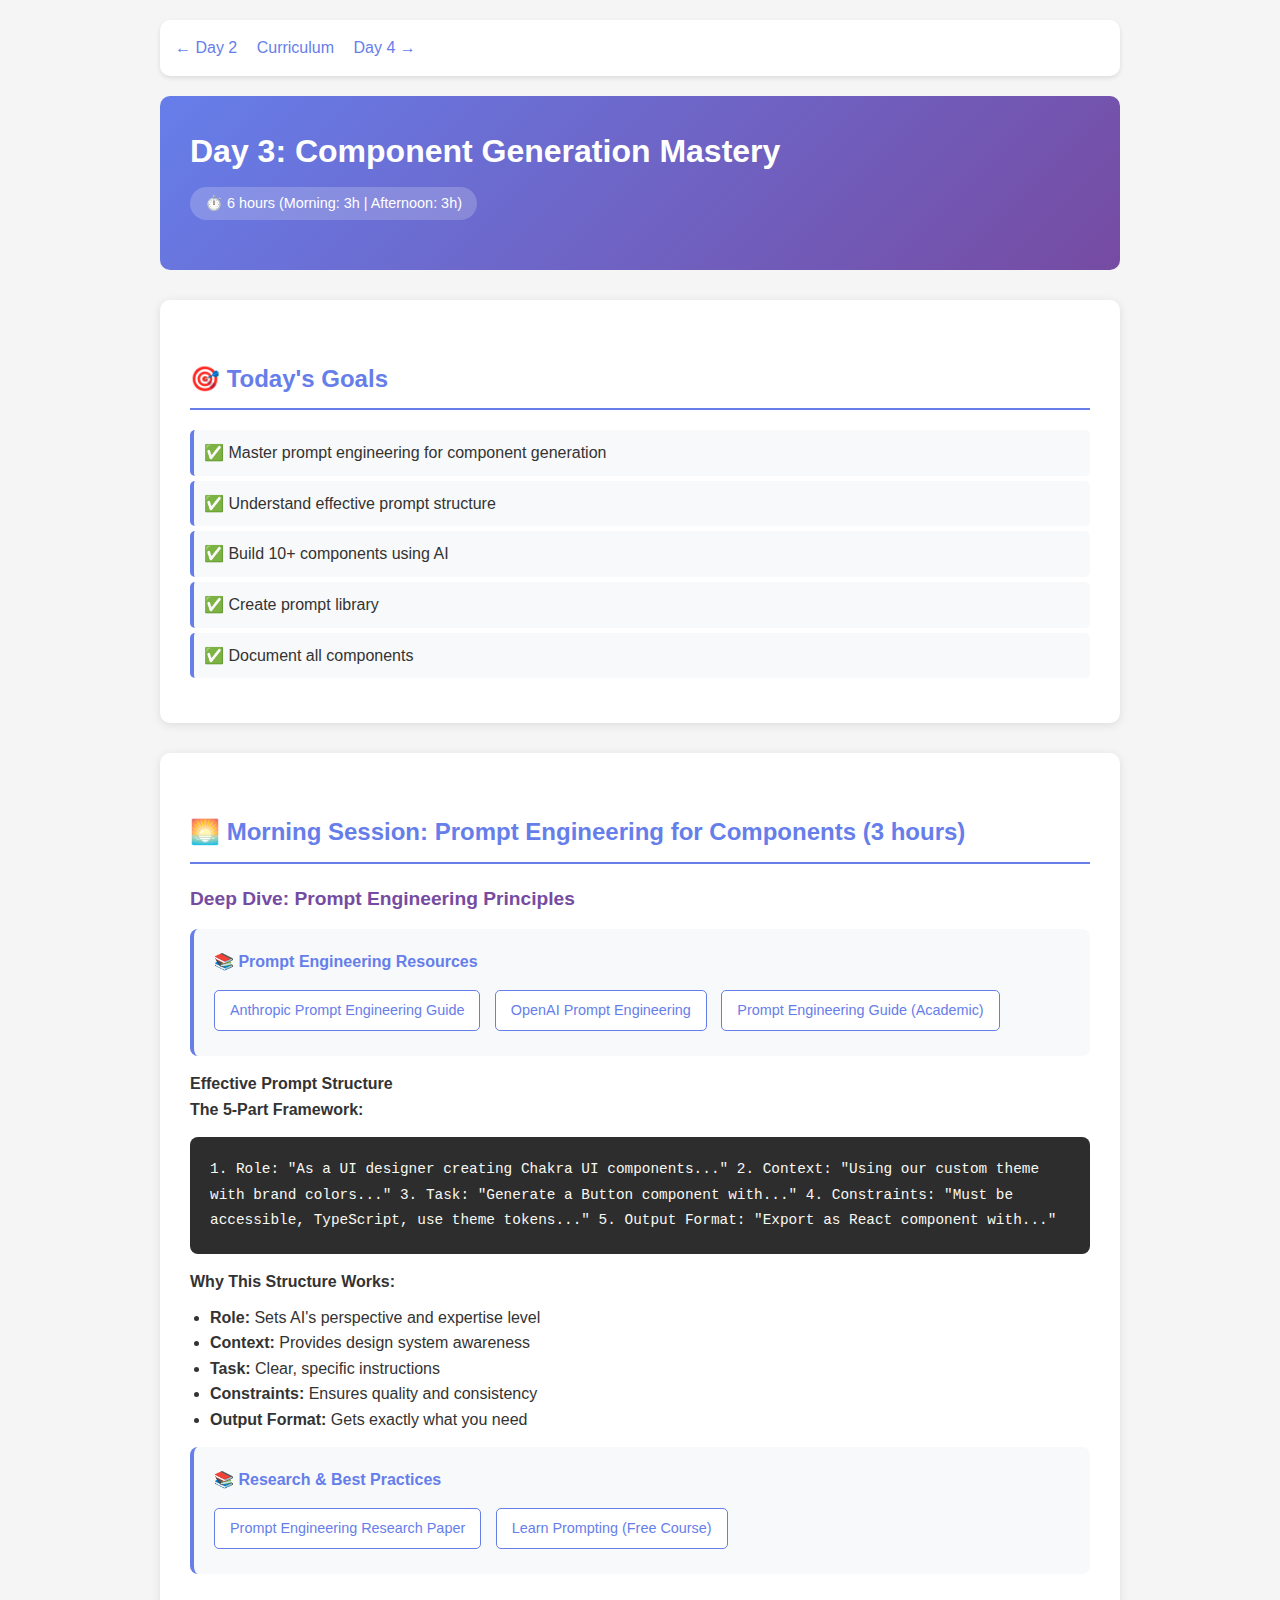
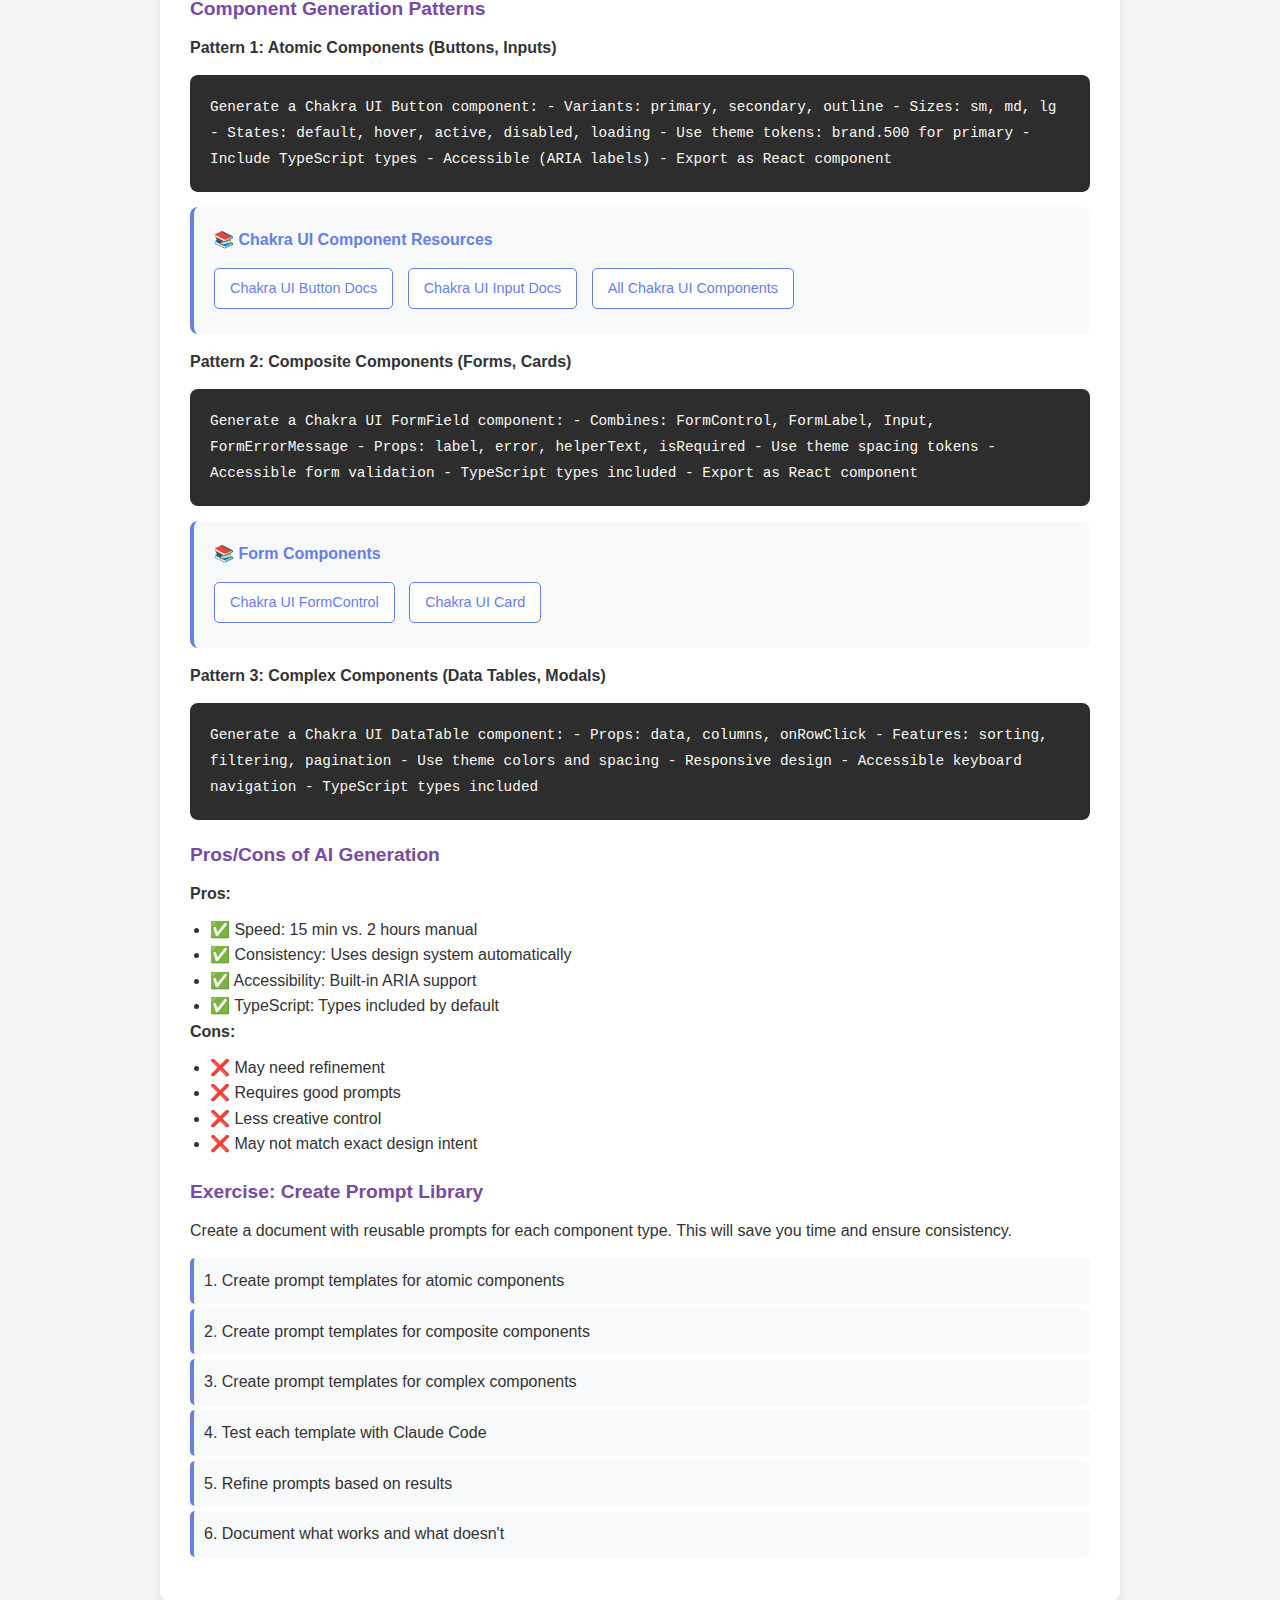
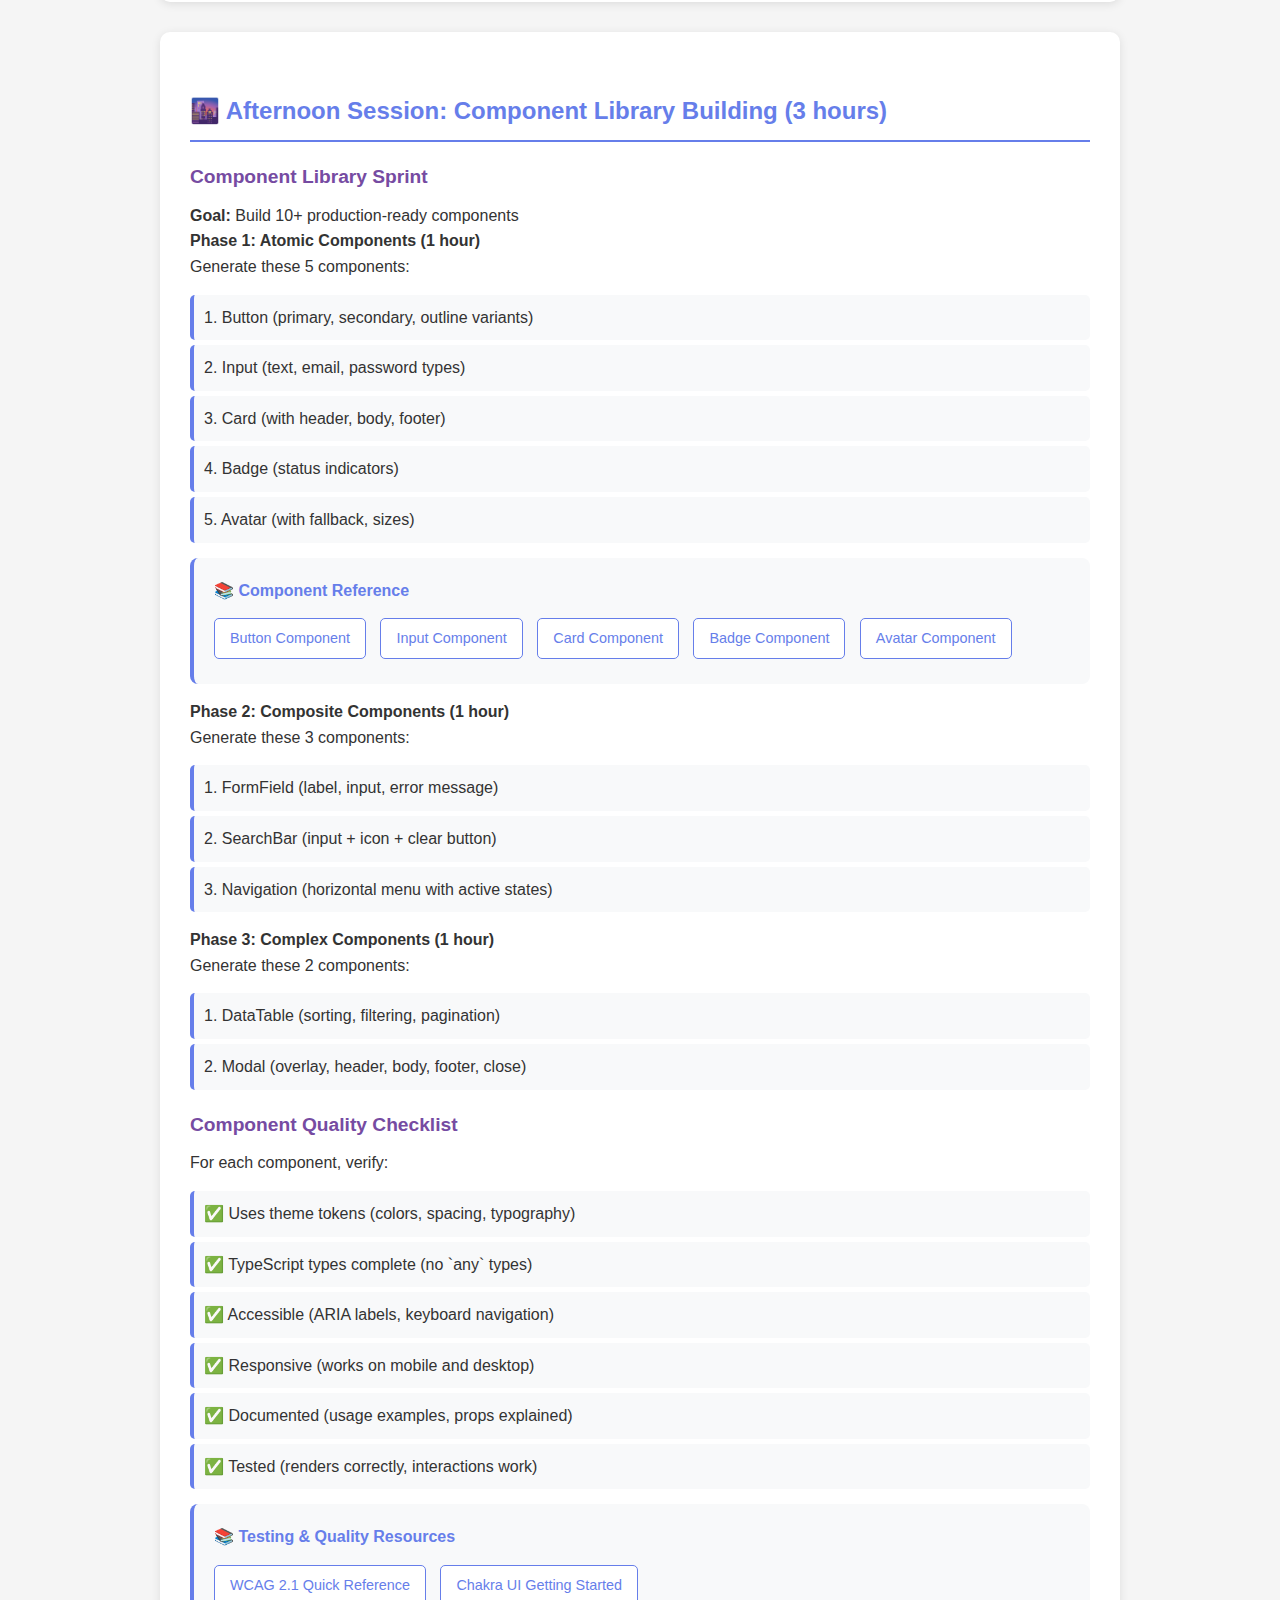
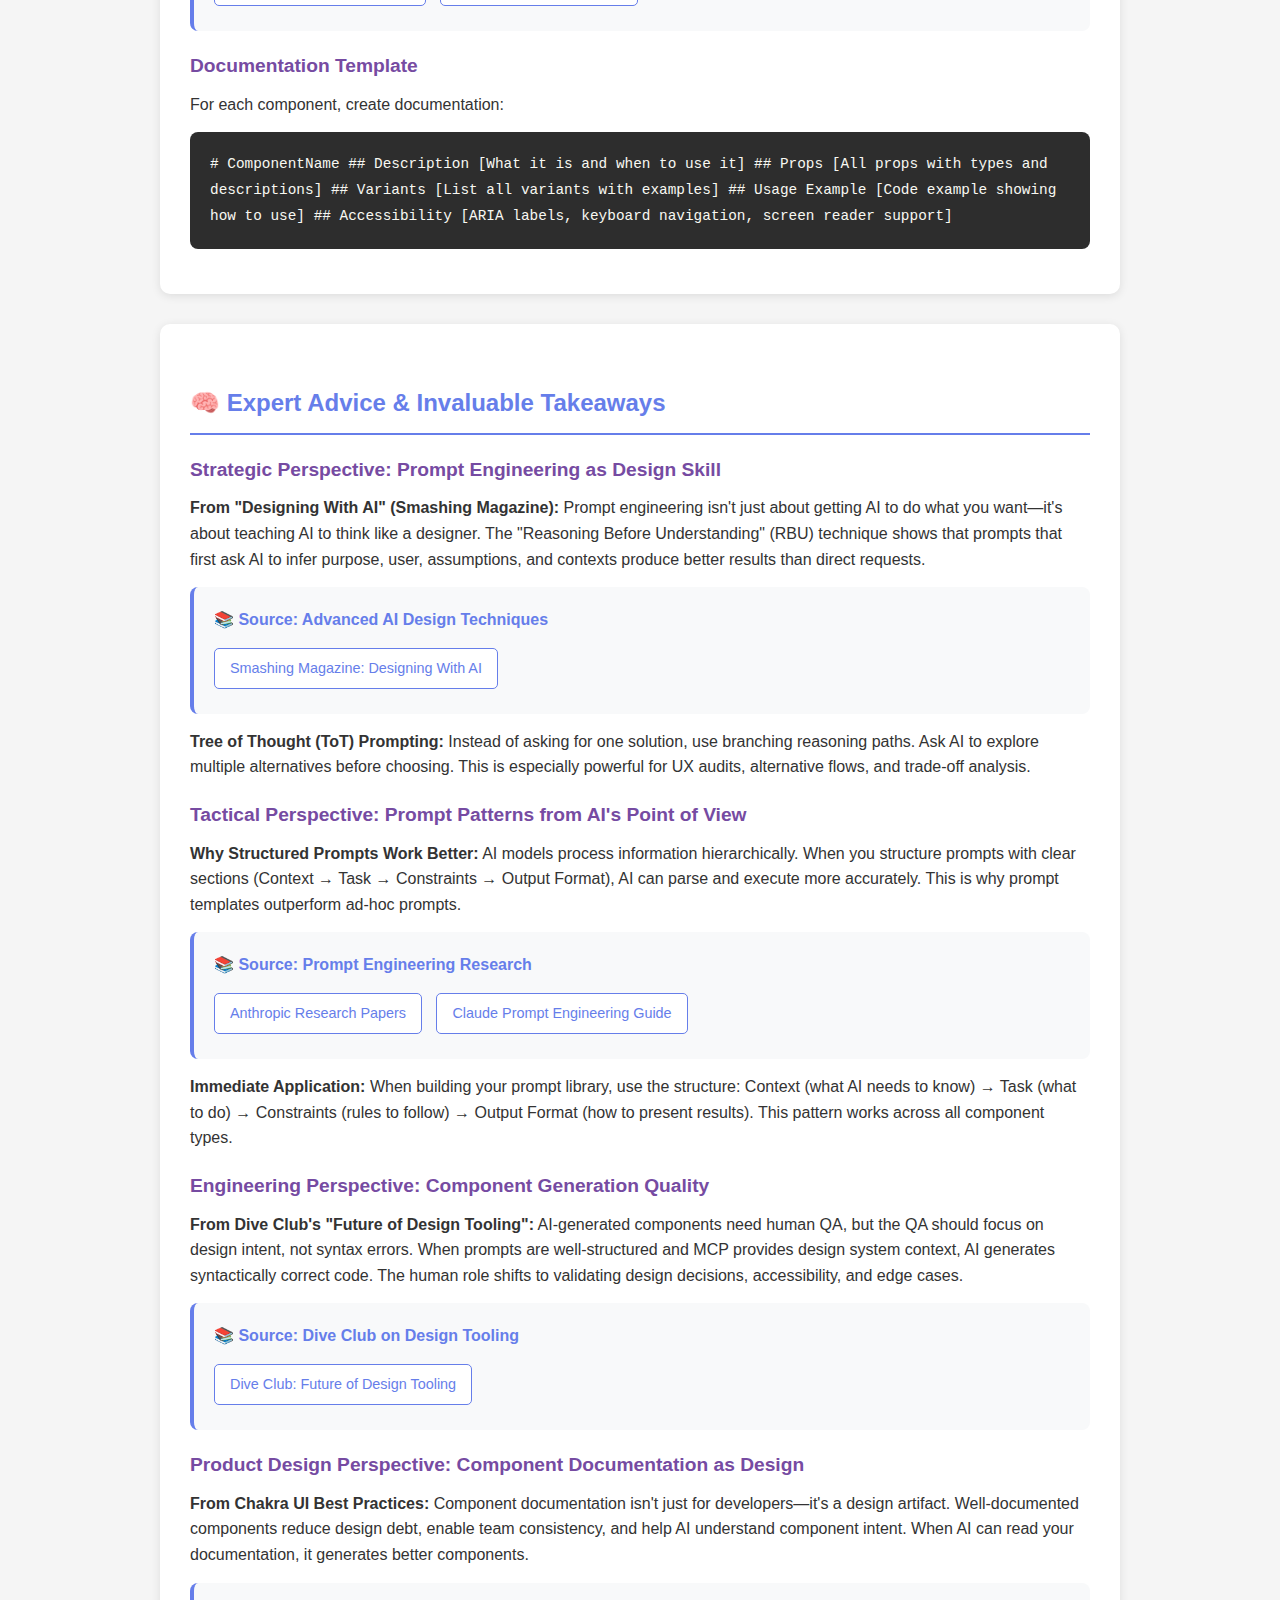
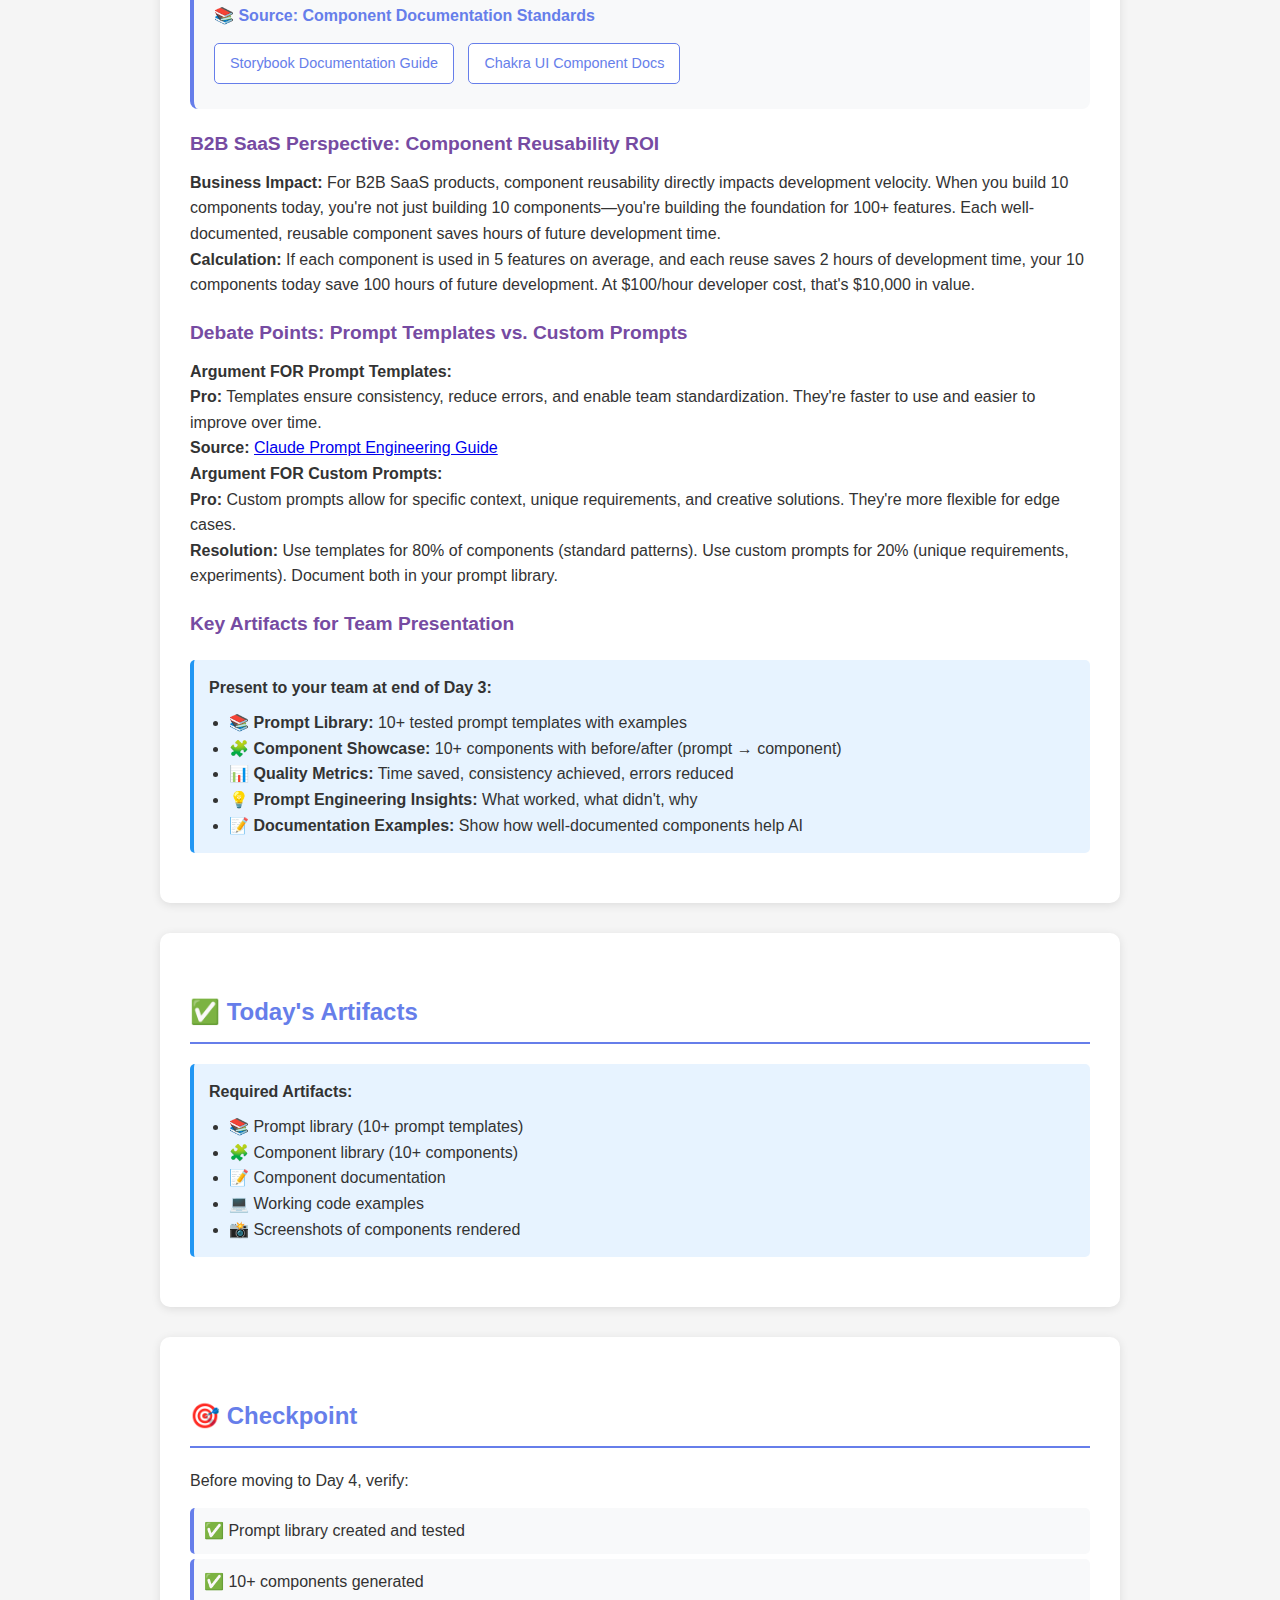
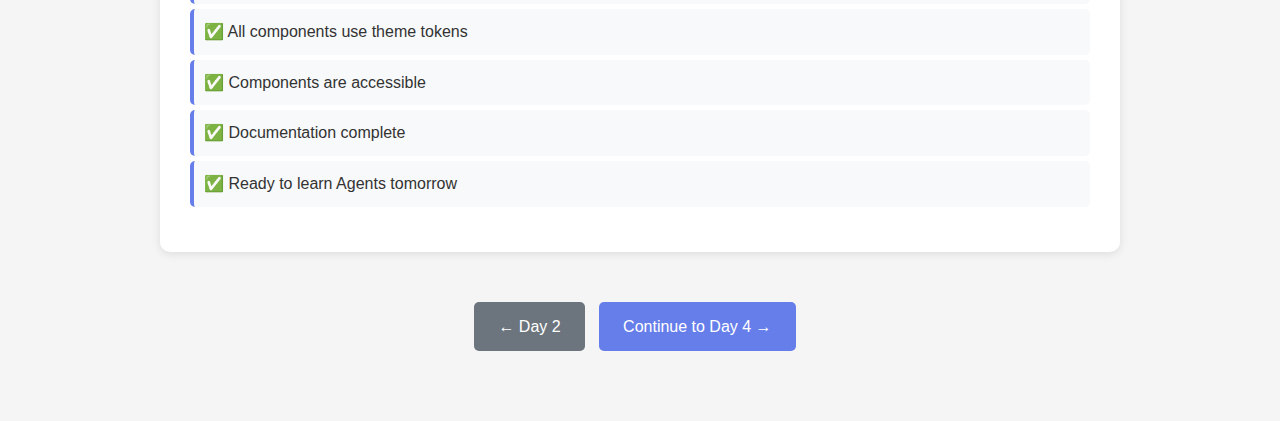
<file: day3.html>
<!DOCTYPE html>
<html lang="en">
<head>
    <meta charset="UTF-8">
    <meta name="viewport" content="width=device-width, initial-scale=1.0">
    <title>Day 3: Component Generation Mastery | AI Rapid Prototyping</title>
    <link rel="stylesheet" href="styles.css">
</head>
<body>
    <div class="container">
        <div class="nav">
            <a href="day2.html">← Day 2</a>
            <a href="index.html">Curriculum</a>
            <a href="day4.html">Day 4 →</a>
        </div>
        
        <header>
            <h1>Day 3: Component Generation Mastery</h1>
            <span class="time-badge">⏱️ 6 hours (Morning: 3h | Afternoon: 3h)</span>
        </header>
        
        <div class="section">
            <h2>🎯 Today's Goals</h2>
            <ul class="checklist">
                <li>✅ Master prompt engineering for component generation</li>
                <li>✅ Understand effective prompt structure</li>
                <li>✅ Build 10+ components using AI</li>
                <li>✅ Create prompt library</li>
                <li>✅ Document all components</li>
            </ul>
        </div>
        
        <div class="section">
            <h2>🌅 Morning Session: Prompt Engineering for Components (3 hours)</h2>
            
            <h3>Deep Dive: Prompt Engineering Principles</h3>
            
            <div class="resource-card">
                <h4>📚 Prompt Engineering Resources</h4>
                <a href="https://docs.anthropic.com/claude/docs/prompt-engineering" target="_blank" class="resource-link">Anthropic Prompt Engineering Guide</a>
                <a href="https://platform.openai.com/docs/guides/prompt-engineering" target="_blank" class="resource-link">OpenAI Prompt Engineering</a>
                <a href="https://www.promptingguide.ai" target="_blank" class="resource-link">Prompt Engineering Guide (Academic)</a>
            </div>
            
            <h4>Effective Prompt Structure</h4>
            <p><strong>The 5-Part Framework:</strong></p>
            <div class="code-block">
<code>1. Role: "As a UI designer creating Chakra UI components..."
2. Context: "Using our custom theme with brand colors..."
3. Task: "Generate a Button component with..."
4. Constraints: "Must be accessible, TypeScript, use theme tokens..."
5. Output Format: "Export as React component with..."</code>
            </div>
            
            <p><strong>Why This Structure Works:</strong></p>
            <ul style="margin-left: 20px; margin-top: 10px;">
                <li><strong>Role:</strong> Sets AI's perspective and expertise level</li>
                <li><strong>Context:</strong> Provides design system awareness</li>
                <li><strong>Task:</strong> Clear, specific instructions</li>
                <li><strong>Constraints:</strong> Ensures quality and consistency</li>
                <li><strong>Output Format:</strong> Gets exactly what you need</li>
            </ul>
            
            <div class="resource-card">
                <h4>📚 Research & Best Practices</h4>
                <a href="https://arxiv.org/abs/2303.11306" target="_blank" class="resource-link">Prompt Engineering Research Paper</a>
                <a href="https://learnprompting.org" target="_blank" class="resource-link">Learn Prompting (Free Course)</a>
            </div>
            
            <h3>Component Generation Patterns</h3>
            
            <h4>Pattern 1: Atomic Components (Buttons, Inputs)</h4>
            <div class="code-block">
<code>Generate a Chakra UI Button component:
- Variants: primary, secondary, outline
- Sizes: sm, md, lg
- States: default, hover, active, disabled, loading
- Use theme tokens: brand.500 for primary
- Include TypeScript types
- Accessible (ARIA labels)
- Export as React component</code>
            </div>
            
            <div class="resource-card">
                <h4>📚 Chakra UI Component Resources</h4>
                <a href="https://chakra-ui.com/docs/components/button" target="_blank" class="resource-link">Chakra UI Button Docs</a>
                <a href="https://chakra-ui.com/docs/components/input" target="_blank" class="resource-link">Chakra UI Input Docs</a>
                <a href="https://chakra-ui.com/docs/components" target="_blank" class="resource-link">All Chakra UI Components</a>
            </div>
            
            <h4>Pattern 2: Composite Components (Forms, Cards)</h4>
            <div class="code-block">
<code>Generate a Chakra UI FormField component:
- Combines: FormControl, FormLabel, Input, FormErrorMessage
- Props: label, error, helperText, isRequired
- Use theme spacing tokens
- Accessible form validation
- TypeScript types included
- Export as React component</code>
            </div>
            
            <div class="resource-card">
                <h4>📚 Form Components</h4>
                <a href="https://chakra-ui.com/docs/components/form-control" target="_blank" class="resource-link">Chakra UI FormControl</a>
                <a href="https://chakra-ui.com/docs/components/card" target="_blank" class="resource-link">Chakra UI Card</a>
            </div>
            
            <h4>Pattern 3: Complex Components (Data Tables, Modals)</h4>
            <div class="code-block">
<code>Generate a Chakra UI DataTable component:
- Props: data, columns, onRowClick
- Features: sorting, filtering, pagination
- Use theme colors and spacing
- Responsive design
- Accessible keyboard navigation
- TypeScript types included</code>
            </div>
            
            <h3>Pros/Cons of AI Generation</h3>
            <p><strong>Pros:</strong></p>
            <ul style="margin-left: 20px; margin-top: 10px;">
                <li>✅ Speed: 15 min vs. 2 hours manual</li>
                <li>✅ Consistency: Uses design system automatically</li>
                <li>✅ Accessibility: Built-in ARIA support</li>
                <li>✅ TypeScript: Types included by default</li>
            </ul>
            
            <p><strong>Cons:</strong></p>
            <ul style="margin-left: 20px; margin-top: 10px;">
                <li>❌ May need refinement</li>
                <li>❌ Requires good prompts</li>
                <li>❌ Less creative control</li>
                <li>❌ May not match exact design intent</li>
            </ul>
            
            <h3>Exercise: Create Prompt Library</h3>
            <p>Create a document with reusable prompts for each component type. This will save you time and ensure consistency.</p>
            
            <div class="checklist">
                <li>1. Create prompt templates for atomic components</li>
                <li>2. Create prompt templates for composite components</li>
                <li>3. Create prompt templates for complex components</li>
                <li>4. Test each template with Claude Code</li>
                <li>5. Refine prompts based on results</li>
                <li>6. Document what works and what doesn't</li>
            </div>
        </div>
        
        <div class="section">
            <h2>🌆 Afternoon Session: Component Library Building (3 hours)</h2>
            
            <h3>Component Library Sprint</h3>
            <p><strong>Goal:</strong> Build 10+ production-ready components</p>
            
            <h4>Phase 1: Atomic Components (1 hour)</h4>
            <p>Generate these 5 components:</p>
            <div class="checklist">
                <li>1. Button (primary, secondary, outline variants)</li>
                <li>2. Input (text, email, password types)</li>
                <li>3. Card (with header, body, footer)</li>
                <li>4. Badge (status indicators)</li>
                <li>5. Avatar (with fallback, sizes)</li>
            </div>
            
            <div class="resource-card">
                <h4>📚 Component Reference</h4>
                <a href="https://chakra-ui.com/docs/components/button" target="_blank" class="resource-link">Button Component</a>
                <a href="https://chakra-ui.com/docs/components/input" target="_blank" class="resource-link">Input Component</a>
                <a href="https://chakra-ui.com/docs/components/card" target="_blank" class="resource-link">Card Component</a>
                <a href="https://chakra-ui.com/docs/components/badge" target="_blank" class="resource-link">Badge Component</a>
                <a href="https://chakra-ui.com/docs/components/avatar" target="_blank" class="resource-link">Avatar Component</a>
            </div>
            
            <h4>Phase 2: Composite Components (1 hour)</h4>
            <p>Generate these 3 components:</p>
            <div class="checklist">
                <li>1. FormField (label, input, error message)</li>
                <li>2. SearchBar (input + icon + clear button)</li>
                <li>3. Navigation (horizontal menu with active states)</li>
            </div>
            
            <h4>Phase 3: Complex Components (1 hour)</h4>
            <p>Generate these 2 components:</p>
            <div class="checklist">
                <li>1. DataTable (sorting, filtering, pagination)</li>
                <li>2. Modal (overlay, header, body, footer, close)</li>
            </div>
            
            <h3>Component Quality Checklist</h3>
            <p>For each component, verify:</p>
            <div class="checklist">
                <li>✅ Uses theme tokens (colors, spacing, typography)</li>
                <li>✅ TypeScript types complete (no `any` types)</li>
                <li>✅ Accessible (ARIA labels, keyboard navigation)</li>
                <li>✅ Responsive (works on mobile and desktop)</li>
                <li>✅ Documented (usage examples, props explained)</li>
                <li>✅ Tested (renders correctly, interactions work)</li>
            </div>
            
            <div class="resource-card">
                <h4>📚 Testing & Quality Resources</h4>
                <a href="https://www.w3.org/WAI/WCAG21/quickref/" target="_blank" class="resource-link">WCAG 2.1 Quick Reference</a>
                <a href="https://chakra-ui.com/docs/getting-started" target="_blank" class="resource-link">Chakra UI Getting Started</a>
            </div>
            
            <h3>Documentation Template</h3>
            <p>For each component, create documentation:</p>
            <div class="code-block">
<code># ComponentName

## Description
[What it is and when to use it]

## Props
[All props with types and descriptions]

## Variants
[List all variants with examples]

## Usage Example
[Code example showing how to use]

## Accessibility
[ARIA labels, keyboard navigation, screen reader support]</code>
            </div>
        </div>
        
        <div class="section">
            <h2>🧠 Expert Advice & Invaluable Takeaways</h2>
            
            <h3>Strategic Perspective: Prompt Engineering as Design Skill</h3>
            <p><strong>From "Designing With AI" (Smashing Magazine):</strong> Prompt engineering isn't just about getting AI to do what you want—it's about teaching AI to think like a designer. The "Reasoning Before Understanding" (RBU) technique shows that prompts that first ask AI to infer purpose, user, assumptions, and contexts produce better results than direct requests.</p>
            
            <div class="resource-card">
                <h4>📚 Source: Advanced AI Design Techniques</h4>
                <a href="https://www.smashingmagazine.com/2025/08/designing-with-ai-practical-techniques-product-design/" target="_blank" class="resource-link">Smashing Magazine: Designing With AI</a>
            </div>
            
            <p><strong>Tree of Thought (ToT) Prompting:</strong> Instead of asking for one solution, use branching reasoning paths. Ask AI to explore multiple alternatives before choosing. This is especially powerful for UX audits, alternative flows, and trade-off analysis.</p>
            
            <h3>Tactical Perspective: Prompt Patterns from AI's Point of View</h3>
            <p><strong>Why Structured Prompts Work Better:</strong> AI models process information hierarchically. When you structure prompts with clear sections (Context → Task → Constraints → Output Format), AI can parse and execute more accurately. This is why prompt templates outperform ad-hoc prompts.</p>
            
            <div class="resource-card">
                <h4>📚 Source: Prompt Engineering Research</h4>
                <a href="https://www.anthropic.com/research" target="_blank" class="resource-link">Anthropic Research Papers</a>
                <a href="https://docs.anthropic.com/claude/docs/prompt-engineering" target="_blank" class="resource-link">Claude Prompt Engineering Guide</a>
            </div>
            
            <p><strong>Immediate Application:</strong> When building your prompt library, use the structure: Context (what AI needs to know) → Task (what to do) → Constraints (rules to follow) → Output Format (how to present results). This pattern works across all component types.</p>
            
            <h3>Engineering Perspective: Component Generation Quality</h3>
            <p><strong>From Dive Club's "Future of Design Tooling":</strong> AI-generated components need human QA, but the QA should focus on design intent, not syntax errors. When prompts are well-structured and MCP provides design system context, AI generates syntactically correct code. The human role shifts to validating design decisions, accessibility, and edge cases.</p>
            
            <div class="resource-card">
                <h4>📚 Source: Dive Club on Design Tooling</h4>
                <a href="https://www.dive.club/ideas/the-future-of-design-tooling" target="_blank" class="resource-link">Dive Club: Future of Design Tooling</a>
            </div>
            
            <h3>Product Design Perspective: Component Documentation as Design</h3>
            <p><strong>From Chakra UI Best Practices:</strong> Component documentation isn't just for developers—it's a design artifact. Well-documented components reduce design debt, enable team consistency, and help AI understand component intent. When AI can read your documentation, it generates better components.</p>
            
            <div class="resource-card">
                <h4>📚 Source: Component Documentation Standards</h4>
                <a href="https://storybook.js.org/docs/react/get-started/introduction" target="_blank" class="resource-link">Storybook Documentation Guide</a>
                <a href="https://chakra-ui.com/docs/components" target="_blank" class="resource-link">Chakra UI Component Docs</a>
            </div>
            
            <h3>B2B SaaS Perspective: Component Reusability ROI</h3>
            <p><strong>Business Impact:</strong> For B2B SaaS products, component reusability directly impacts development velocity. When you build 10 components today, you're not just building 10 components—you're building the foundation for 100+ features. Each well-documented, reusable component saves hours of future development time.</p>
            
            <p><strong>Calculation:</strong> If each component is used in 5 features on average, and each reuse saves 2 hours of development time, your 10 components today save 100 hours of future development. At $100/hour developer cost, that's $10,000 in value.</p>
            
            <h3>Debate Points: Prompt Templates vs. Custom Prompts</h3>
            
            <h4>Argument FOR Prompt Templates:</h4>
            <p><strong>Pro:</strong> Templates ensure consistency, reduce errors, and enable team standardization. They're faster to use and easier to improve over time.</p>
            <p><strong>Source:</strong> <a href="https://docs.anthropic.com/claude/docs/prompt-engineering" target="_blank">Claude Prompt Engineering Guide</a></p>
            
            <h4>Argument FOR Custom Prompts:</h4>
            <p><strong>Pro:</strong> Custom prompts allow for specific context, unique requirements, and creative solutions. They're more flexible for edge cases.</p>
            
            <p><strong>Resolution:</strong> Use templates for 80% of components (standard patterns). Use custom prompts for 20% (unique requirements, experiments). Document both in your prompt library.</p>
            
            <h3>Key Artifacts for Team Presentation</h3>
            <div class="artifact-box">
                <p><strong>Present to your team at end of Day 3:</strong></p>
                <ul style="margin-left: 20px; margin-top: 10px;">
                    <li>📚 <strong>Prompt Library:</strong> 10+ tested prompt templates with examples</li>
                    <li>🧩 <strong>Component Showcase:</strong> 10+ components with before/after (prompt → component)</li>
                    <li>📊 <strong>Quality Metrics:</strong> Time saved, consistency achieved, errors reduced</li>
                    <li>💡 <strong>Prompt Engineering Insights:</strong> What worked, what didn't, why</li>
                    <li>📝 <strong>Documentation Examples:</strong> Show how well-documented components help AI</li>
                </ul>
            </div>
        </div>
        
        <div class="section">
            <h2>✅ Today's Artifacts</h2>
            <div class="artifact-box">
                <p><strong>Required Artifacts:</strong></p>
                <ul style="margin-left: 20px; margin-top: 10px;">
                    <li>📚 Prompt library (10+ prompt templates)</li>
                    <li>🧩 Component library (10+ components)</li>
                    <li>📝 Component documentation</li>
                    <li>💻 Working code examples</li>
                    <li>📸 Screenshots of components rendered</li>
                </ul>
            </div>
        </div>
        
        <div class="section">
            <h2>🎯 Checkpoint</h2>
            <p>Before moving to Day 4, verify:</p>
            <ul class="checklist">
                <li>✅ Prompt library created and tested</li>
                <li>✅ 10+ components generated</li>
                <li>✅ All components use theme tokens</li>
                <li>✅ Components are accessible</li>
                <li>✅ Documentation complete</li>
                <li>✅ Ready to learn Agents tomorrow</li>
            </ul>
        </div>
        
        <div style="text-align: center; margin: 40px 0;">
            <a href="day2.html" class="btn btn-secondary">← Day 2</a>
            <a href="day4.html" class="btn">Continue to Day 4 →</a>
        </div>
    </div>
    <script src="script.js"></script>
</body>
</html>
</file>
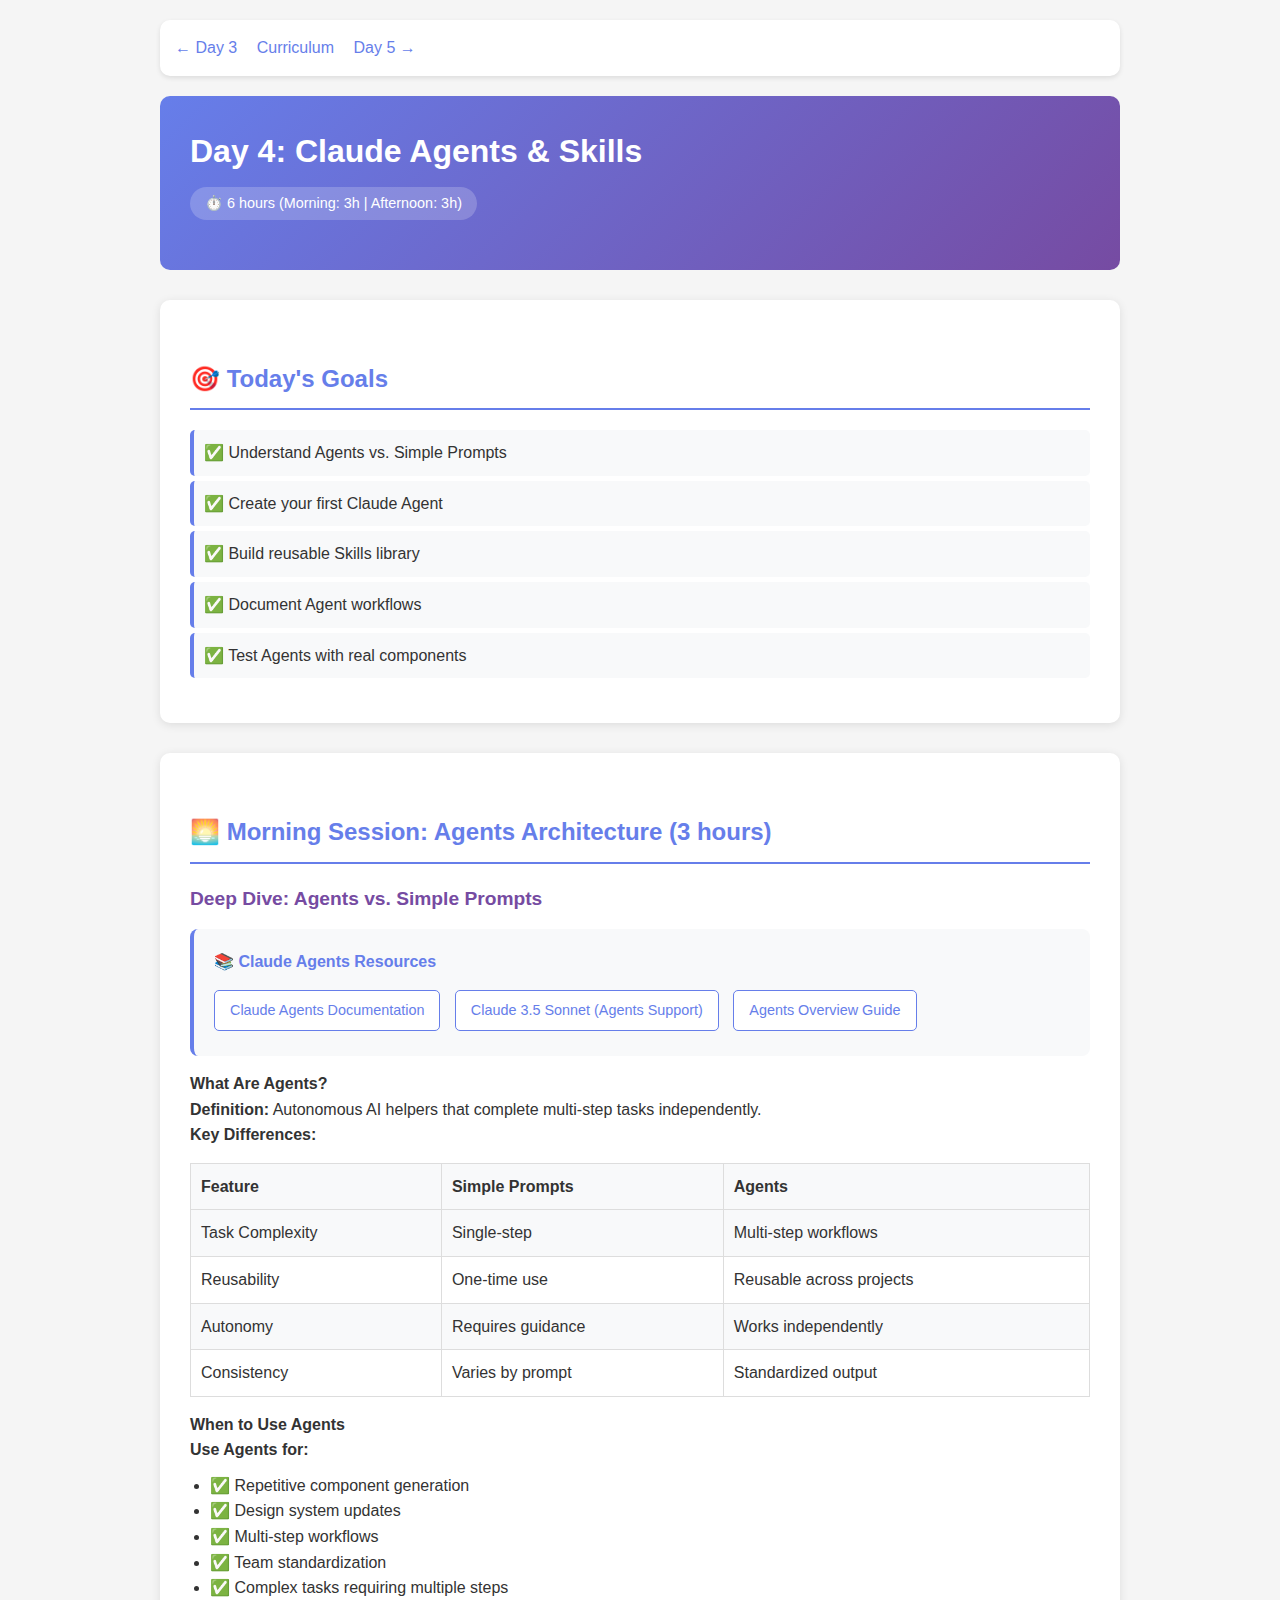
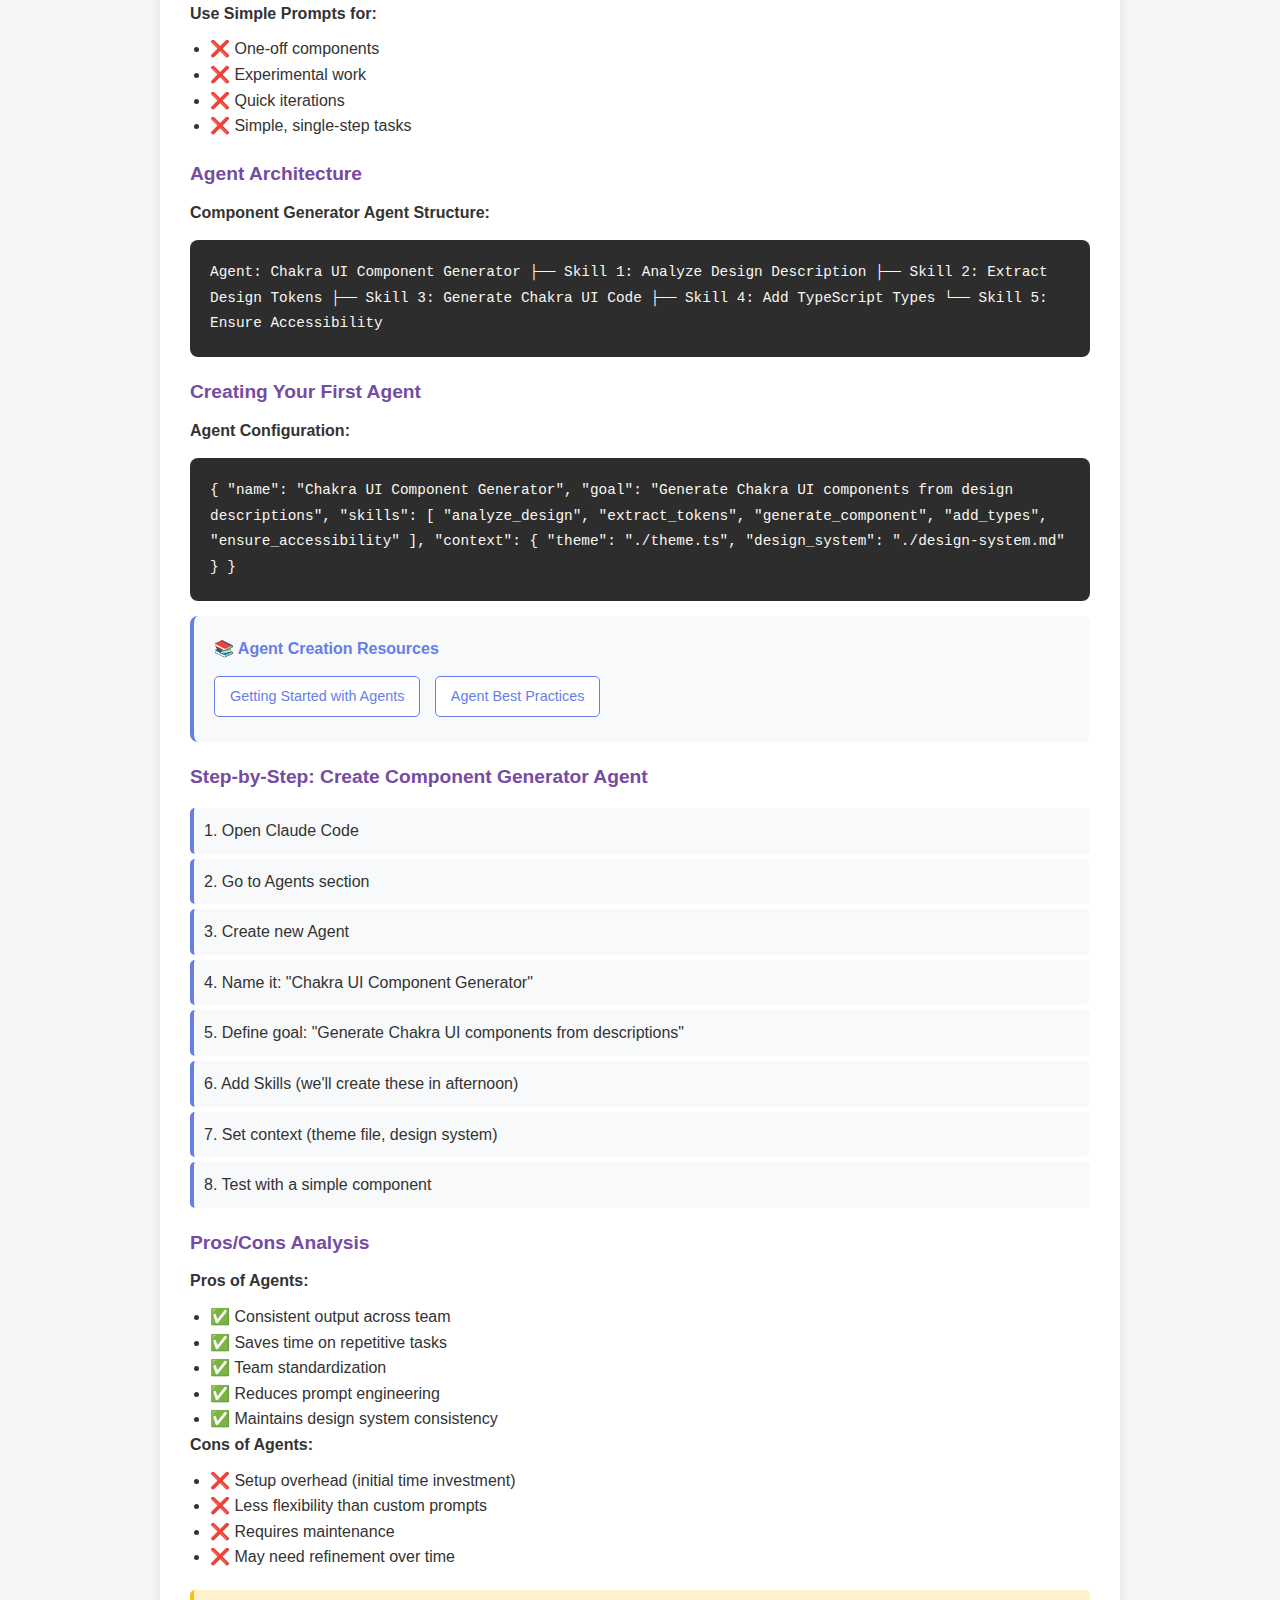
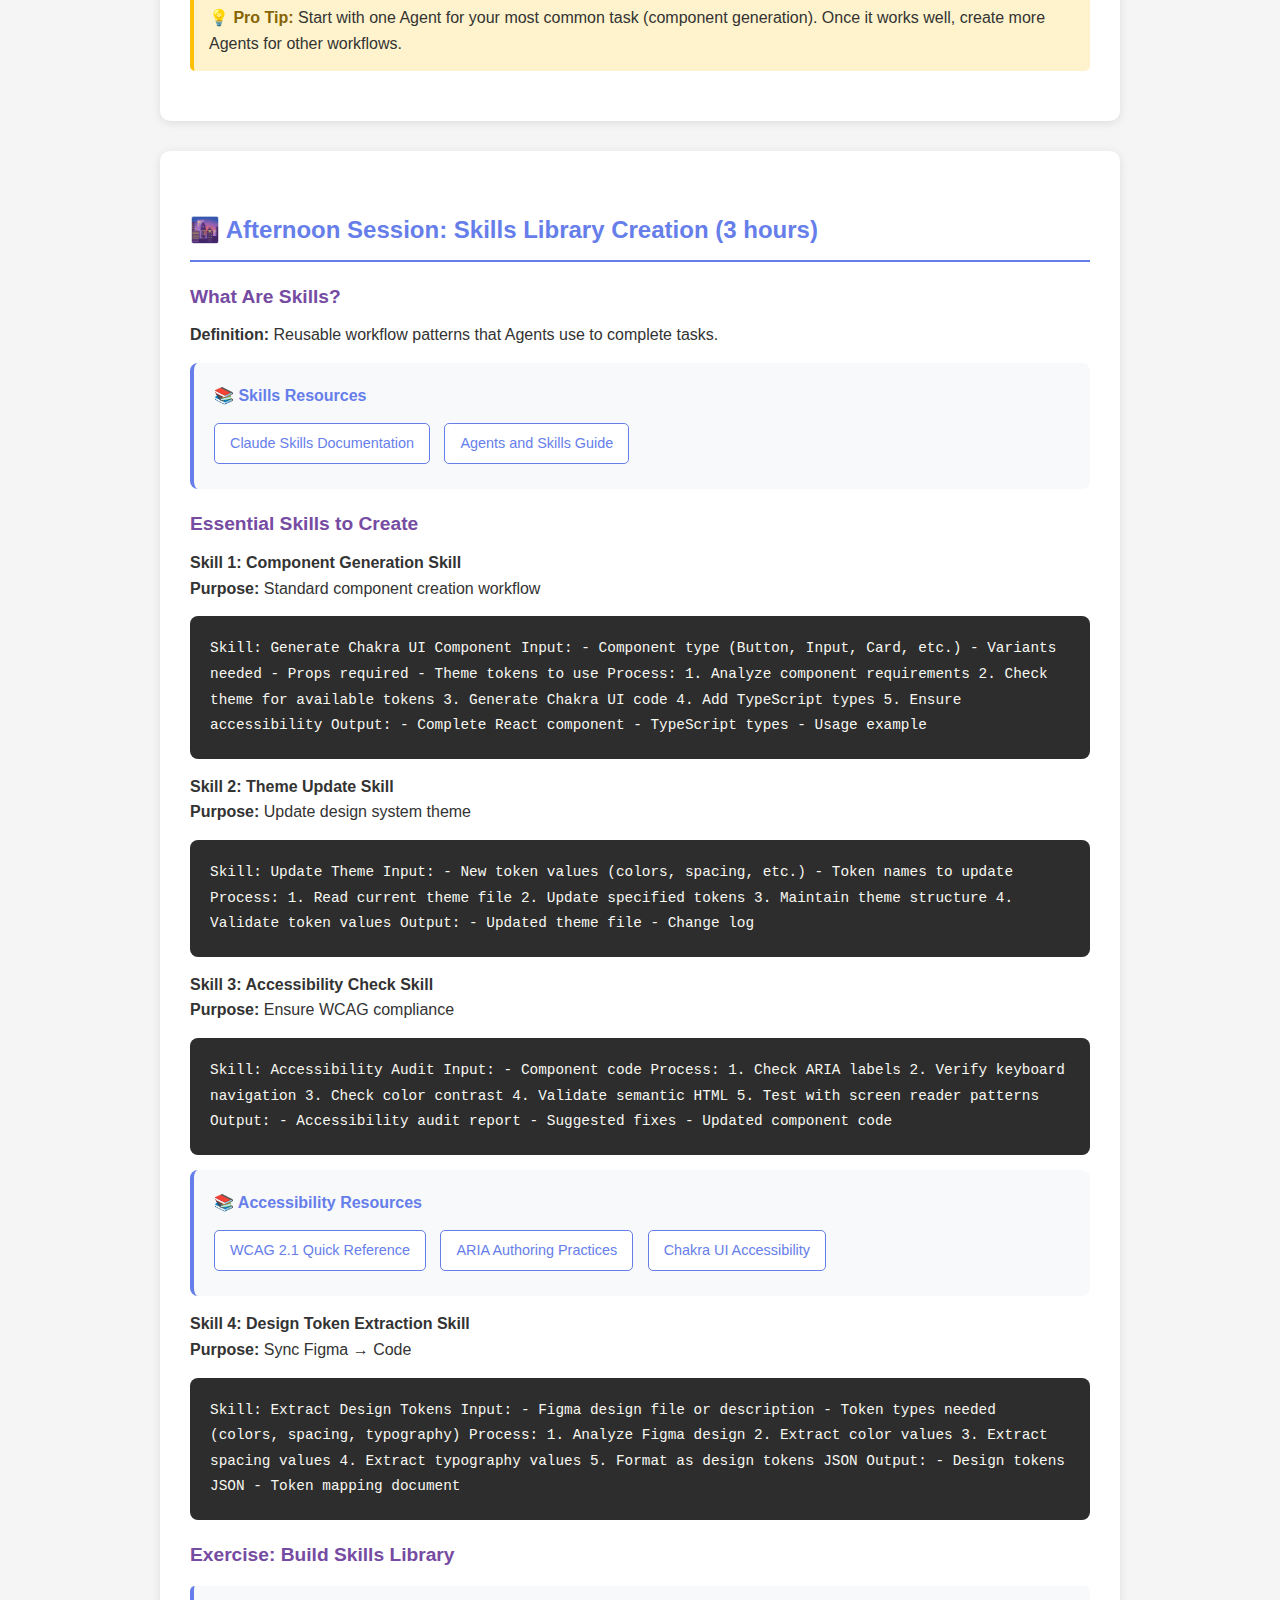
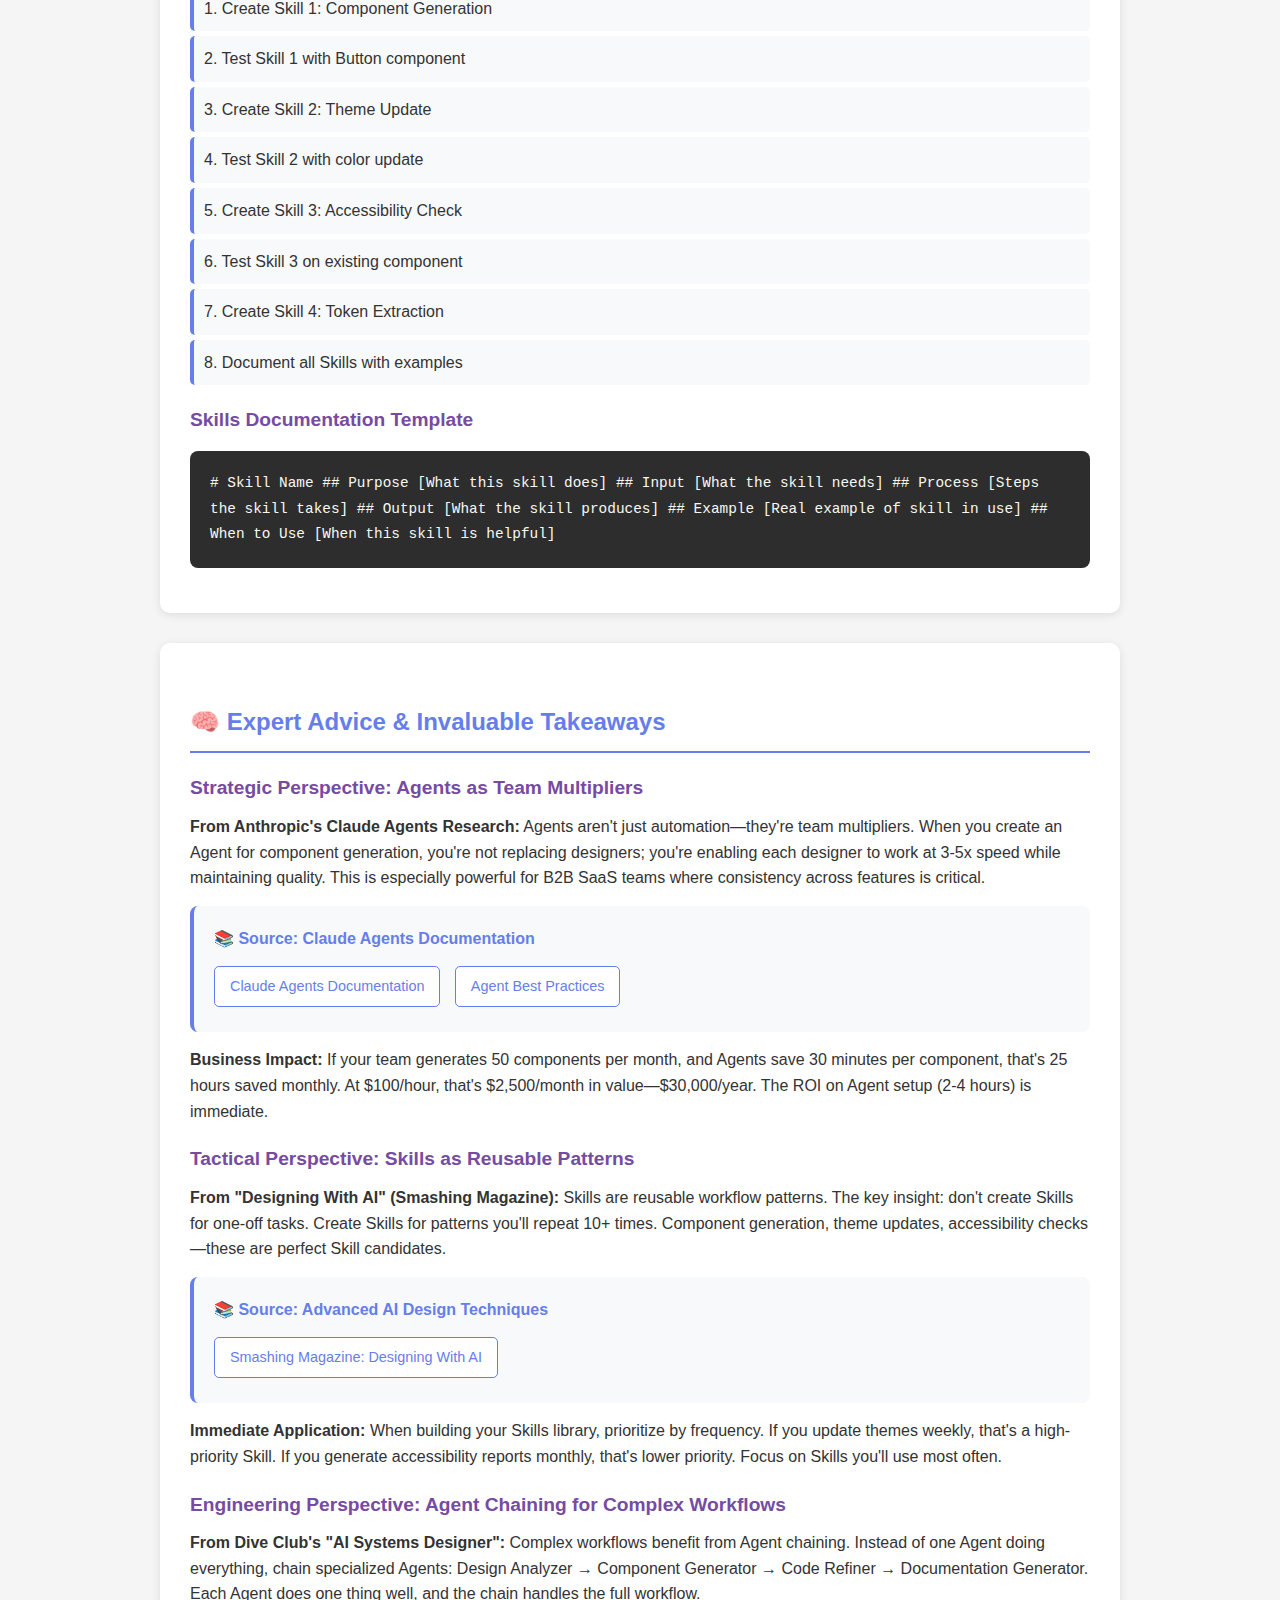
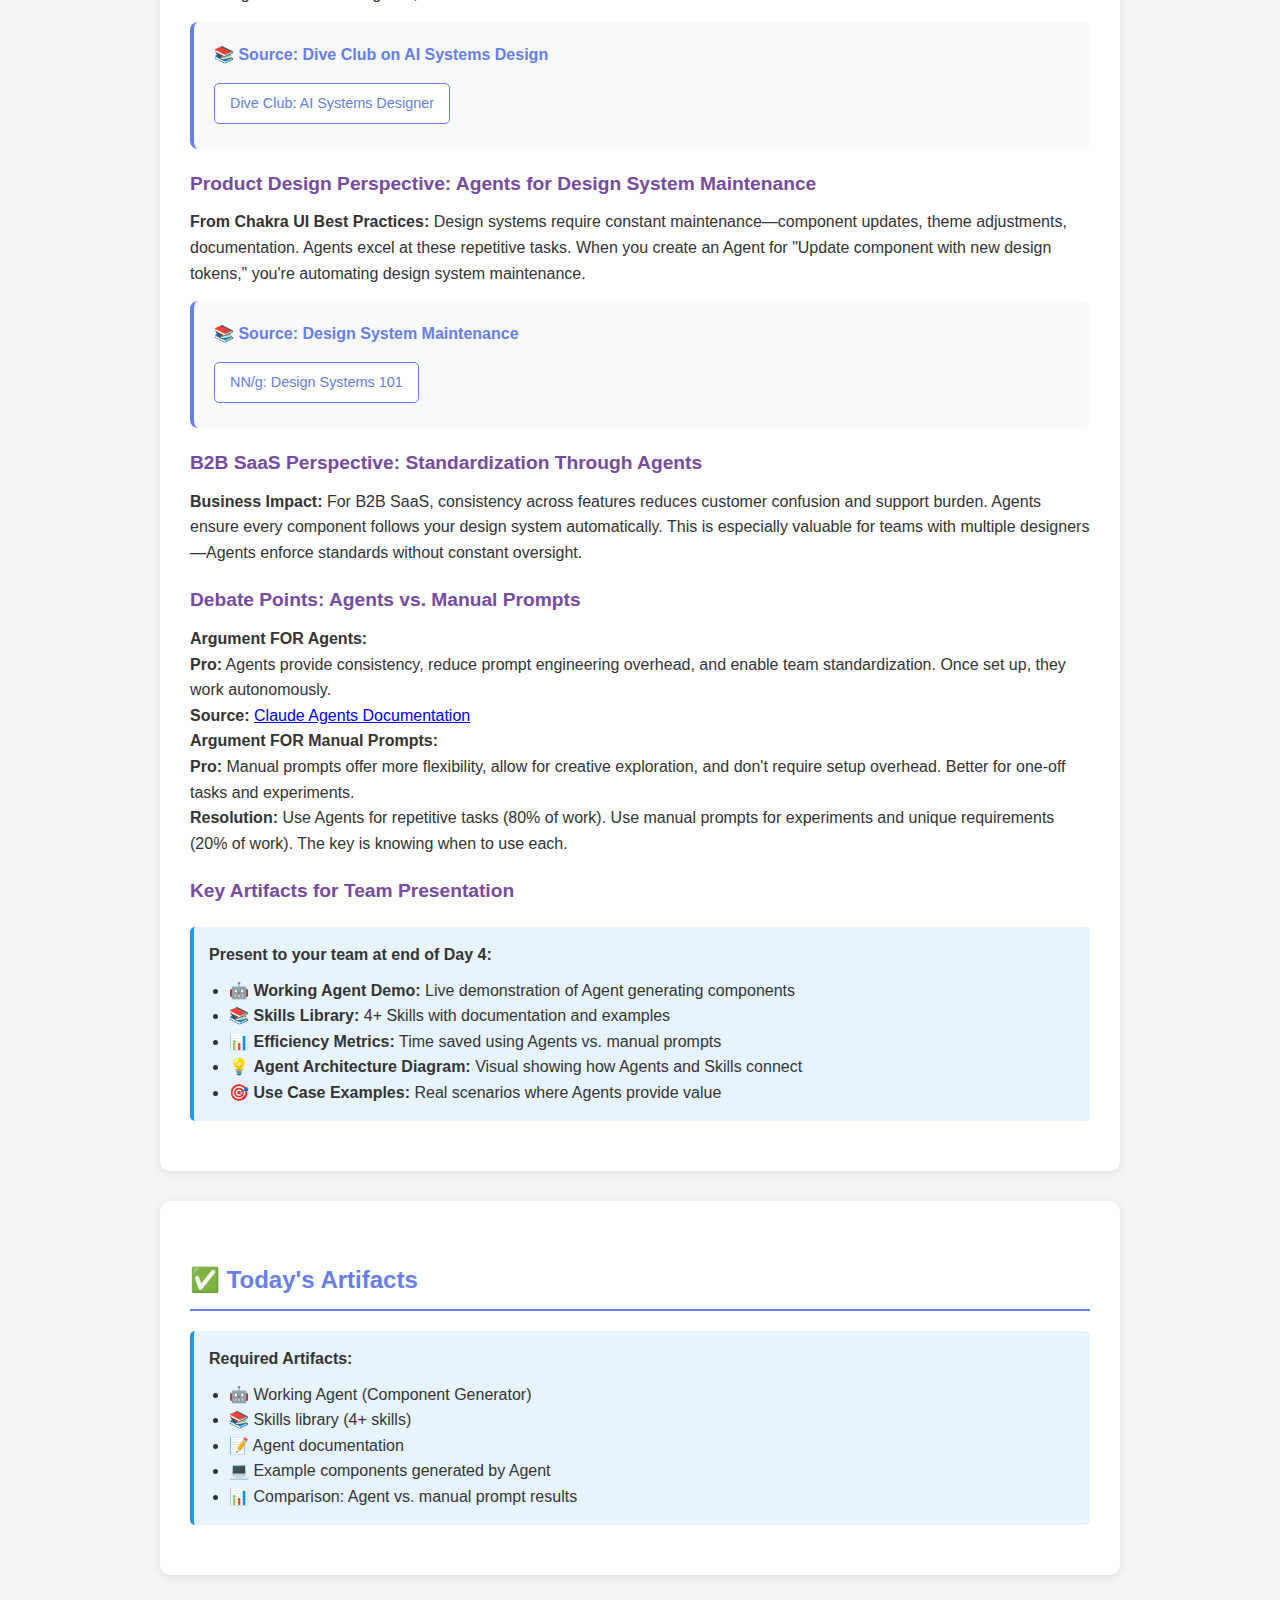
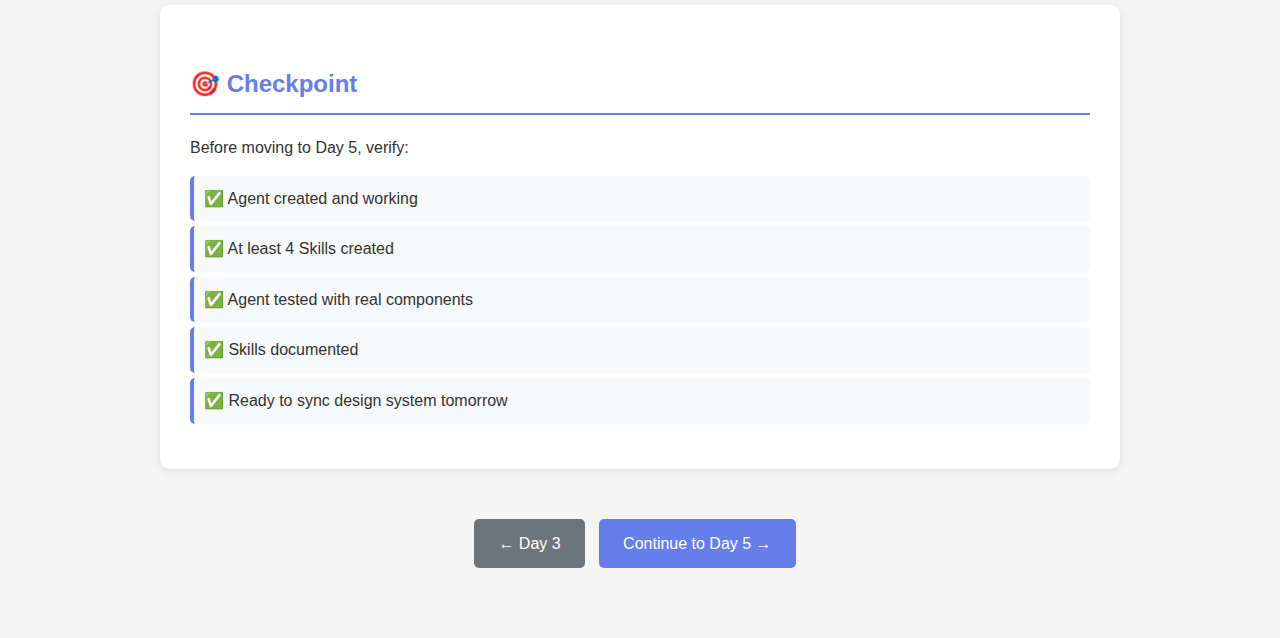
<file: day4.html>
<!DOCTYPE html>
<html lang="en">
<head>
    <meta charset="UTF-8">
    <meta name="viewport" content="width=device-width, initial-scale=1.0">
    <title>Day 4: Claude Agents & Skills | AI Rapid Prototyping</title>
    <link rel="stylesheet" href="styles.css">
</head>
<body>
    <div class="container">
        <div class="nav">
            <a href="day3.html">← Day 3</a>
            <a href="index.html">Curriculum</a>
            <a href="day5.html">Day 5 →</a>
        </div>
        
        <header>
            <h1>Day 4: Claude Agents & Skills</h1>
            <span class="time-badge">⏱️ 6 hours (Morning: 3h | Afternoon: 3h)</span>
        </header>
        
        <div class="section">
            <h2>🎯 Today's Goals</h2>
            <ul class="checklist">
                <li>✅ Understand Agents vs. Simple Prompts</li>
                <li>✅ Create your first Claude Agent</li>
                <li>✅ Build reusable Skills library</li>
                <li>✅ Document Agent workflows</li>
                <li>✅ Test Agents with real components</li>
            </ul>
        </div>
        
        <div class="section">
            <h2>🌅 Morning Session: Agents Architecture (3 hours)</h2>
            
            <h3>Deep Dive: Agents vs. Simple Prompts</h3>
            
            <div class="resource-card">
                <h4>📚 Claude Agents Resources</h4>
                <a href="https://docs.anthropic.com/claude/docs/agents" target="_blank" class="resource-link">Claude Agents Documentation</a>
                <a href="https://www.anthropic.com/news/claude-3-5-sonnet" target="_blank" class="resource-link">Claude 3.5 Sonnet (Agents Support)</a>
                <a href="https://docs.anthropic.com/claude/docs/agents-overview" target="_blank" class="resource-link">Agents Overview Guide</a>
            </div>
            
            <h4>What Are Agents?</h4>
            <p><strong>Definition:</strong> Autonomous AI helpers that complete multi-step tasks independently.</p>
            
            <p><strong>Key Differences:</strong></p>
            <table>
                <tr>
                    <th>Feature</th>
                    <th>Simple Prompts</th>
                    <th>Agents</th>
                </tr>
                <tr>
                    <td>Task Complexity</td>
                    <td>Single-step</td>
                    <td>Multi-step workflows</td>
                </tr>
                <tr>
                    <td>Reusability</td>
                    <td>One-time use</td>
                    <td>Reusable across projects</td>
                </tr>
                <tr>
                    <td>Autonomy</td>
                    <td>Requires guidance</td>
                    <td>Works independently</td>
                </tr>
                <tr>
                    <td>Consistency</td>
                    <td>Varies by prompt</td>
                    <td>Standardized output</td>
                </tr>
            </table>
            
            <h4>When to Use Agents</h4>
            <p><strong>Use Agents for:</strong></p>
            <ul style="margin-left: 20px; margin-top: 10px;">
                <li>✅ Repetitive component generation</li>
                <li>✅ Design system updates</li>
                <li>✅ Multi-step workflows</li>
                <li>✅ Team standardization</li>
                <li>✅ Complex tasks requiring multiple steps</li>
            </ul>
            
            <p><strong>Use Simple Prompts for:</strong></p>
            <ul style="margin-left: 20px; margin-top: 10px;">
                <li>❌ One-off components</li>
                <li>❌ Experimental work</li>
                <li>❌ Quick iterations</li>
                <li>❌ Simple, single-step tasks</li>
            </ul>
            
            <h3>Agent Architecture</h3>
            <p><strong>Component Generator Agent Structure:</strong></p>
            <div class="code-block">
<code>Agent: Chakra UI Component Generator
├── Skill 1: Analyze Design Description
├── Skill 2: Extract Design Tokens
├── Skill 3: Generate Chakra UI Code
├── Skill 4: Add TypeScript Types
└── Skill 5: Ensure Accessibility</code>
            </div>
            
            <h3>Creating Your First Agent</h3>
            <p><strong>Agent Configuration:</strong></p>
            <div class="code-block">
<code>{
  "name": "Chakra UI Component Generator",
  "goal": "Generate Chakra UI components from design descriptions",
  "skills": [
    "analyze_design",
    "extract_tokens",
    "generate_component",
    "add_types",
    "ensure_accessibility"
  ],
  "context": {
    "theme": "./theme.ts",
    "design_system": "./design-system.md"
  }
}</code>
            </div>
            
            <div class="resource-card">
                <h4>📚 Agent Creation Resources</h4>
                <a href="https://docs.anthropic.com/claude/docs/agents-getting-started" target="_blank" class="resource-link">Getting Started with Agents</a>
                <a href="https://docs.anthropic.com/claude/docs/agents-best-practices" target="_blank" class="resource-link">Agent Best Practices</a>
            </div>
            
            <h3>Step-by-Step: Create Component Generator Agent</h3>
            <div class="checklist">
                <li>1. Open Claude Code</li>
                <li>2. Go to Agents section</li>
                <li>3. Create new Agent</li>
                <li>4. Name it: "Chakra UI Component Generator"</li>
                <li>5. Define goal: "Generate Chakra UI components from descriptions"</li>
                <li>6. Add Skills (we'll create these in afternoon)</li>
                <li>7. Set context (theme file, design system)</li>
                <li>8. Test with a simple component</li>
            </div>
            
            <h3>Pros/Cons Analysis</h3>
            <p><strong>Pros of Agents:</strong></p>
            <ul style="margin-left: 20px; margin-top: 10px;">
                <li>✅ Consistent output across team</li>
                <li>✅ Saves time on repetitive tasks</li>
                <li>✅ Team standardization</li>
                <li>✅ Reduces prompt engineering</li>
                <li>✅ Maintains design system consistency</li>
            </ul>
            
            <p><strong>Cons of Agents:</strong></p>
            <ul style="margin-left: 20px; margin-top: 10px;">
                <li>❌ Setup overhead (initial time investment)</li>
                <li>❌ Less flexibility than custom prompts</li>
                <li>❌ Requires maintenance</li>
                <li>❌ May need refinement over time</li>
            </ul>
            
            <div class="pro-tip">
                <strong>💡 Pro Tip:</strong> Start with one Agent for your most common task (component generation). Once it works well, create more Agents for other workflows.
            </div>
        </div>
        
        <div class="section">
            <h2>🌆 Afternoon Session: Skills Library Creation (3 hours)</h2>
            
            <h3>What Are Skills?</h3>
            <p><strong>Definition:</strong> Reusable workflow patterns that Agents use to complete tasks.</p>
            
            <div class="resource-card">
                <h4>📚 Skills Resources</h4>
                <a href="https://docs.anthropic.com/claude/docs/skills" target="_blank" class="resource-link">Claude Skills Documentation</a>
                <a href="https://docs.anthropic.com/claude/docs/agents-skills" target="_blank" class="resource-link">Agents and Skills Guide</a>
            </div>
            
            <h3>Essential Skills to Create</h3>
            
            <h4>Skill 1: Component Generation Skill</h4>
            <p><strong>Purpose:</strong> Standard component creation workflow</p>
            <div class="code-block">
<code>Skill: Generate Chakra UI Component

Input:
- Component type (Button, Input, Card, etc.)
- Variants needed
- Props required
- Theme tokens to use

Process:
1. Analyze component requirements
2. Check theme for available tokens
3. Generate Chakra UI code
4. Add TypeScript types
5. Ensure accessibility

Output:
- Complete React component
- TypeScript types
- Usage example</code>
            </div>
            
            <h4>Skill 2: Theme Update Skill</h4>
            <p><strong>Purpose:</strong> Update design system theme</p>
            <div class="code-block">
<code>Skill: Update Theme

Input:
- New token values (colors, spacing, etc.)
- Token names to update

Process:
1. Read current theme file
2. Update specified tokens
3. Maintain theme structure
4. Validate token values

Output:
- Updated theme file
- Change log</code>
            </div>
            
            <h4>Skill 3: Accessibility Check Skill</h4>
            <p><strong>Purpose:</strong> Ensure WCAG compliance</p>
            <div class="code-block">
<code>Skill: Accessibility Audit

Input:
- Component code

Process:
1. Check ARIA labels
2. Verify keyboard navigation
3. Check color contrast
4. Validate semantic HTML
5. Test with screen reader patterns

Output:
- Accessibility audit report
- Suggested fixes
- Updated component code</code>
            </div>
            
            <div class="resource-card">
                <h4>📚 Accessibility Resources</h4>
                <a href="https://www.w3.org/WAI/WCAG21/quickref/" target="_blank" class="resource-link">WCAG 2.1 Quick Reference</a>
                <a href="https://www.w3.org/WAI/ARIA/apg/" target="_blank" class="resource-link">ARIA Authoring Practices</a>
                <a href="https://chakra-ui.com/docs/getting-started#accessibility" target="_blank" class="resource-link">Chakra UI Accessibility</a>
            </div>
            
            <h4>Skill 4: Design Token Extraction Skill</h4>
            <p><strong>Purpose:</strong> Sync Figma → Code</p>
            <div class="code-block">
<code>Skill: Extract Design Tokens

Input:
- Figma design file or description
- Token types needed (colors, spacing, typography)

Process:
1. Analyze Figma design
2. Extract color values
3. Extract spacing values
4. Extract typography values
5. Format as design tokens JSON

Output:
- Design tokens JSON
- Token mapping document</code>
            </div>
            
            <h3>Exercise: Build Skills Library</h3>
            <div class="checklist">
                <li>1. Create Skill 1: Component Generation</li>
                <li>2. Test Skill 1 with Button component</li>
                <li>3. Create Skill 2: Theme Update</li>
                <li>4. Test Skill 2 with color update</li>
                <li>5. Create Skill 3: Accessibility Check</li>
                <li>6. Test Skill 3 on existing component</li>
                <li>7. Create Skill 4: Token Extraction</li>
                <li>8. Document all Skills with examples</li>
            </div>
            
            <h3>Skills Documentation Template</h3>
            <div class="code-block">
<code># Skill Name

## Purpose
[What this skill does]

## Input
[What the skill needs]

## Process
[Steps the skill takes]

## Output
[What the skill produces]

## Example
[Real example of skill in use]

## When to Use
[When this skill is helpful]</code>
            </div>
        </div>
        
        <div class="section">
            <h2>🧠 Expert Advice & Invaluable Takeaways</h2>
            
            <h3>Strategic Perspective: Agents as Team Multipliers</h3>
            <p><strong>From Anthropic's Claude Agents Research:</strong> Agents aren't just automation—they're team multipliers. When you create an Agent for component generation, you're not replacing designers; you're enabling each designer to work at 3-5x speed while maintaining quality. This is especially powerful for B2B SaaS teams where consistency across features is critical.</p>
            
            <div class="resource-card">
                <h4>📚 Source: Claude Agents Documentation</h4>
                <a href="https://docs.anthropic.com/claude/docs/agents" target="_blank" class="resource-link">Claude Agents Documentation</a>
                <a href="https://docs.anthropic.com/claude/docs/agents-best-practices" target="_blank" class="resource-link">Agent Best Practices</a>
            </div>
            
            <p><strong>Business Impact:</strong> If your team generates 50 components per month, and Agents save 30 minutes per component, that's 25 hours saved monthly. At $100/hour, that's $2,500/month in value—$30,000/year. The ROI on Agent setup (2-4 hours) is immediate.</p>
            
            <h3>Tactical Perspective: Skills as Reusable Patterns</h3>
            <p><strong>From "Designing With AI" (Smashing Magazine):</strong> Skills are reusable workflow patterns. The key insight: don't create Skills for one-off tasks. Create Skills for patterns you'll repeat 10+ times. Component generation, theme updates, accessibility checks—these are perfect Skill candidates.</p>
            
            <div class="resource-card">
                <h4>📚 Source: Advanced AI Design Techniques</h4>
                <a href="https://www.smashingmagazine.com/2025/08/designing-with-ai-practical-techniques-product-design/" target="_blank" class="resource-link">Smashing Magazine: Designing With AI</a>
            </div>
            
            <p><strong>Immediate Application:</strong> When building your Skills library, prioritize by frequency. If you update themes weekly, that's a high-priority Skill. If you generate accessibility reports monthly, that's lower priority. Focus on Skills you'll use most often.</p>
            
            <h3>Engineering Perspective: Agent Chaining for Complex Workflows</h3>
            <p><strong>From Dive Club's "AI Systems Designer":</strong> Complex workflows benefit from Agent chaining. Instead of one Agent doing everything, chain specialized Agents: Design Analyzer → Component Generator → Code Refiner → Documentation Generator. Each Agent does one thing well, and the chain handles the full workflow.</p>
            
            <div class="resource-card">
                <h4>📚 Source: Dive Club on AI Systems Design</h4>
                <a href="https://www.dive.club/ideas/introducing-the-ai-systems-designer" target="_blank" class="resource-link">Dive Club: AI Systems Designer</a>
            </div>
            
            <h3>Product Design Perspective: Agents for Design System Maintenance</h3>
            <p><strong>From Chakra UI Best Practices:</strong> Design systems require constant maintenance—component updates, theme adjustments, documentation. Agents excel at these repetitive tasks. When you create an Agent for "Update component with new design tokens," you're automating design system maintenance.</p>
            
            <div class="resource-card">
                <h4>📚 Source: Design System Maintenance</h4>
                <a href="https://www.nngroup.com/articles/design-systems-101/" target="_blank" class="resource-link">NN/g: Design Systems 101</a>
            </div>
            
            <h3>B2B SaaS Perspective: Standardization Through Agents</h3>
            <p><strong>Business Impact:</strong> For B2B SaaS, consistency across features reduces customer confusion and support burden. Agents ensure every component follows your design system automatically. This is especially valuable for teams with multiple designers—Agents enforce standards without constant oversight.</p>
            
            <h3>Debate Points: Agents vs. Manual Prompts</h3>
            
            <h4>Argument FOR Agents:</h4>
            <p><strong>Pro:</strong> Agents provide consistency, reduce prompt engineering overhead, and enable team standardization. Once set up, they work autonomously.</p>
            <p><strong>Source:</strong> <a href="https://docs.anthropic.com/claude/docs/agents" target="_blank">Claude Agents Documentation</a></p>
            
            <h4>Argument FOR Manual Prompts:</h4>
            <p><strong>Pro:</strong> Manual prompts offer more flexibility, allow for creative exploration, and don't require setup overhead. Better for one-off tasks and experiments.</p>
            
            <p><strong>Resolution:</strong> Use Agents for repetitive tasks (80% of work). Use manual prompts for experiments and unique requirements (20% of work). The key is knowing when to use each.</p>
            
            <h3>Key Artifacts for Team Presentation</h3>
            <div class="artifact-box">
                <p><strong>Present to your team at end of Day 4:</strong></p>
                <ul style="margin-left: 20px; margin-top: 10px;">
                    <li>🤖 <strong>Working Agent Demo:</strong> Live demonstration of Agent generating components</li>
                    <li>📚 <strong>Skills Library:</strong> 4+ Skills with documentation and examples</li>
                    <li>📊 <strong>Efficiency Metrics:</strong> Time saved using Agents vs. manual prompts</li>
                    <li>💡 <strong>Agent Architecture Diagram:</strong> Visual showing how Agents and Skills connect</li>
                    <li>🎯 <strong>Use Case Examples:</strong> Real scenarios where Agents provide value</li>
                </ul>
            </div>
        </div>
        
        <div class="section">
            <h2>✅ Today's Artifacts</h2>
            <div class="artifact-box">
                <p><strong>Required Artifacts:</strong></p>
                <ul style="margin-left: 20px; margin-top: 10px;">
                    <li>🤖 Working Agent (Component Generator)</li>
                    <li>📚 Skills library (4+ skills)</li>
                    <li>📝 Agent documentation</li>
                    <li>💻 Example components generated by Agent</li>
                    <li>📊 Comparison: Agent vs. manual prompt results</li>
                </ul>
            </div>
        </div>
        
        <div class="section">
            <h2>🎯 Checkpoint</h2>
            <p>Before moving to Day 5, verify:</p>
            <ul class="checklist">
                <li>✅ Agent created and working</li>
                <li>✅ At least 4 Skills created</li>
                <li>✅ Agent tested with real components</li>
                <li>✅ Skills documented</li>
                <li>✅ Ready to sync design system tomorrow</li>
            </ul>
        </div>
        
        <div style="text-align: center; margin: 40px 0;">
            <a href="day3.html" class="btn btn-secondary">← Day 3</a>
            <a href="day5.html" class="btn">Continue to Day 5 →</a>
        </div>
    </div>
    <script src="script.js"></script>
</body>
</html>
</file>
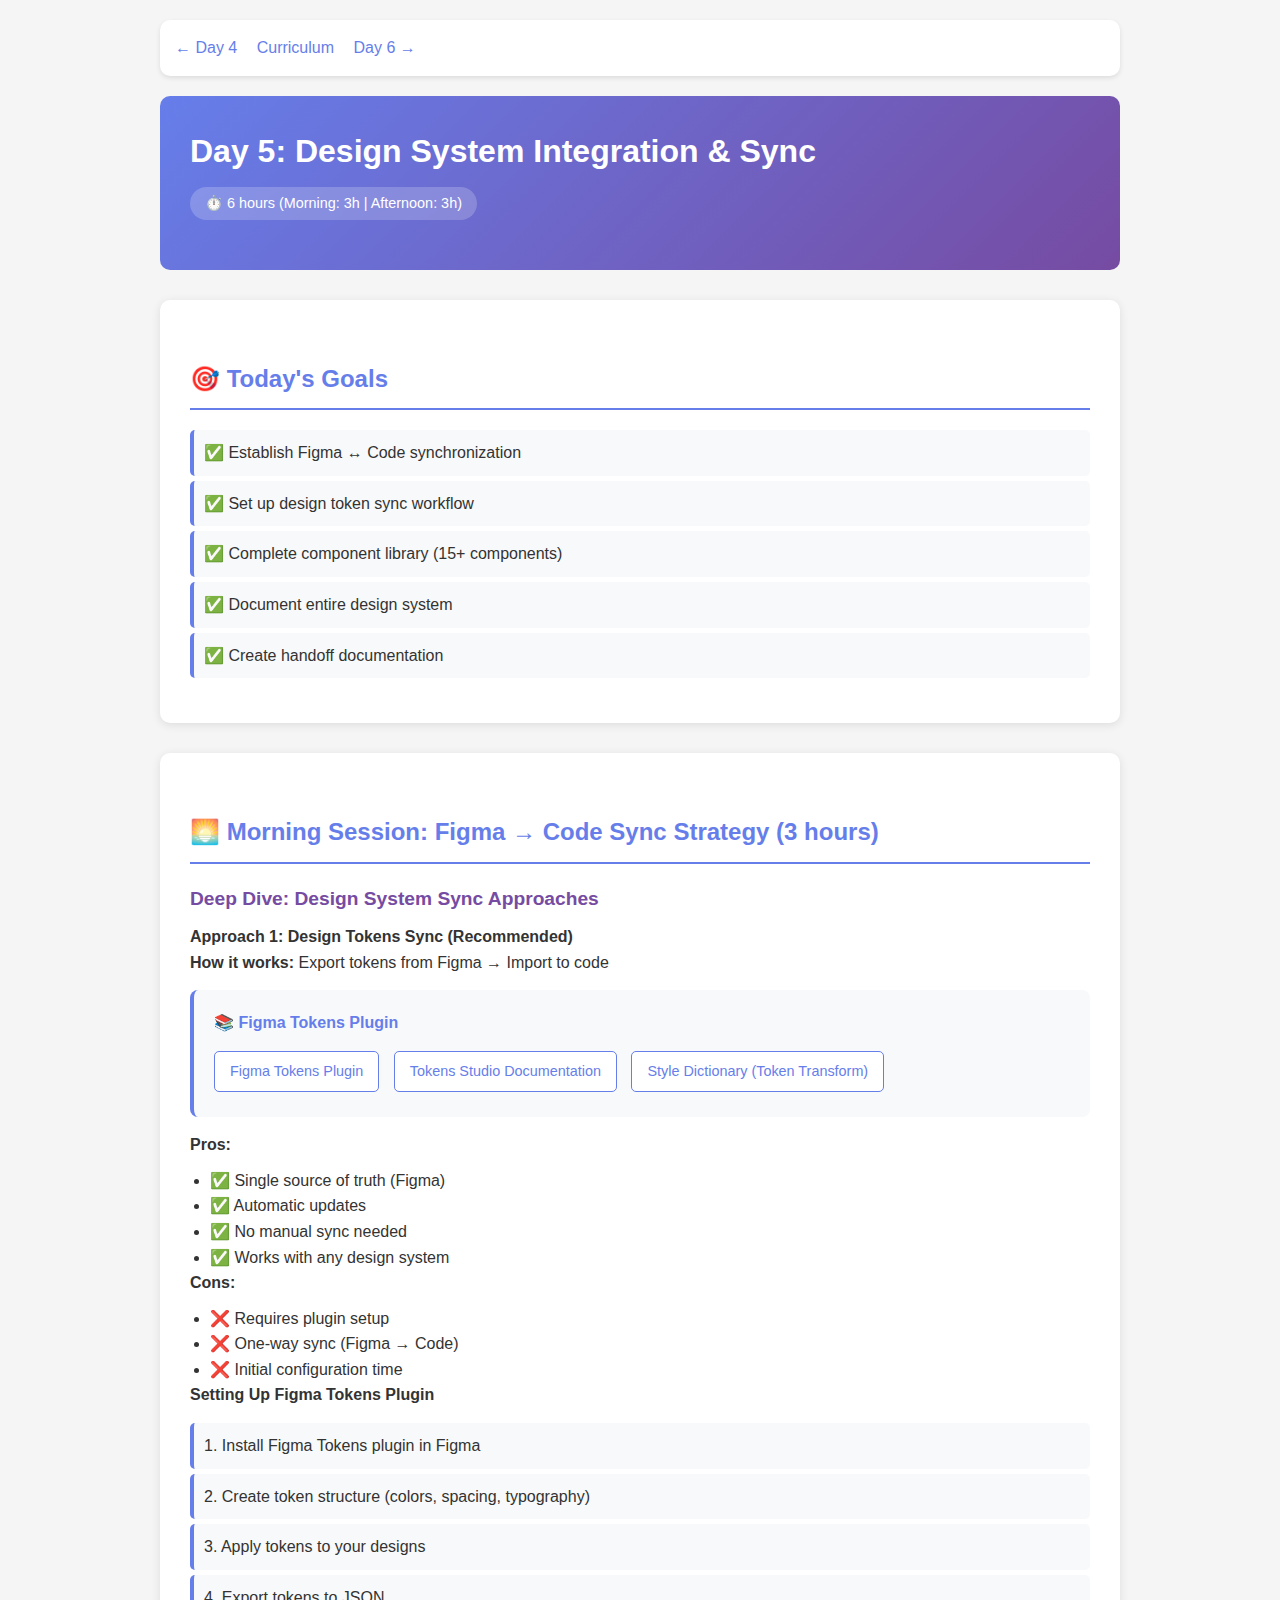
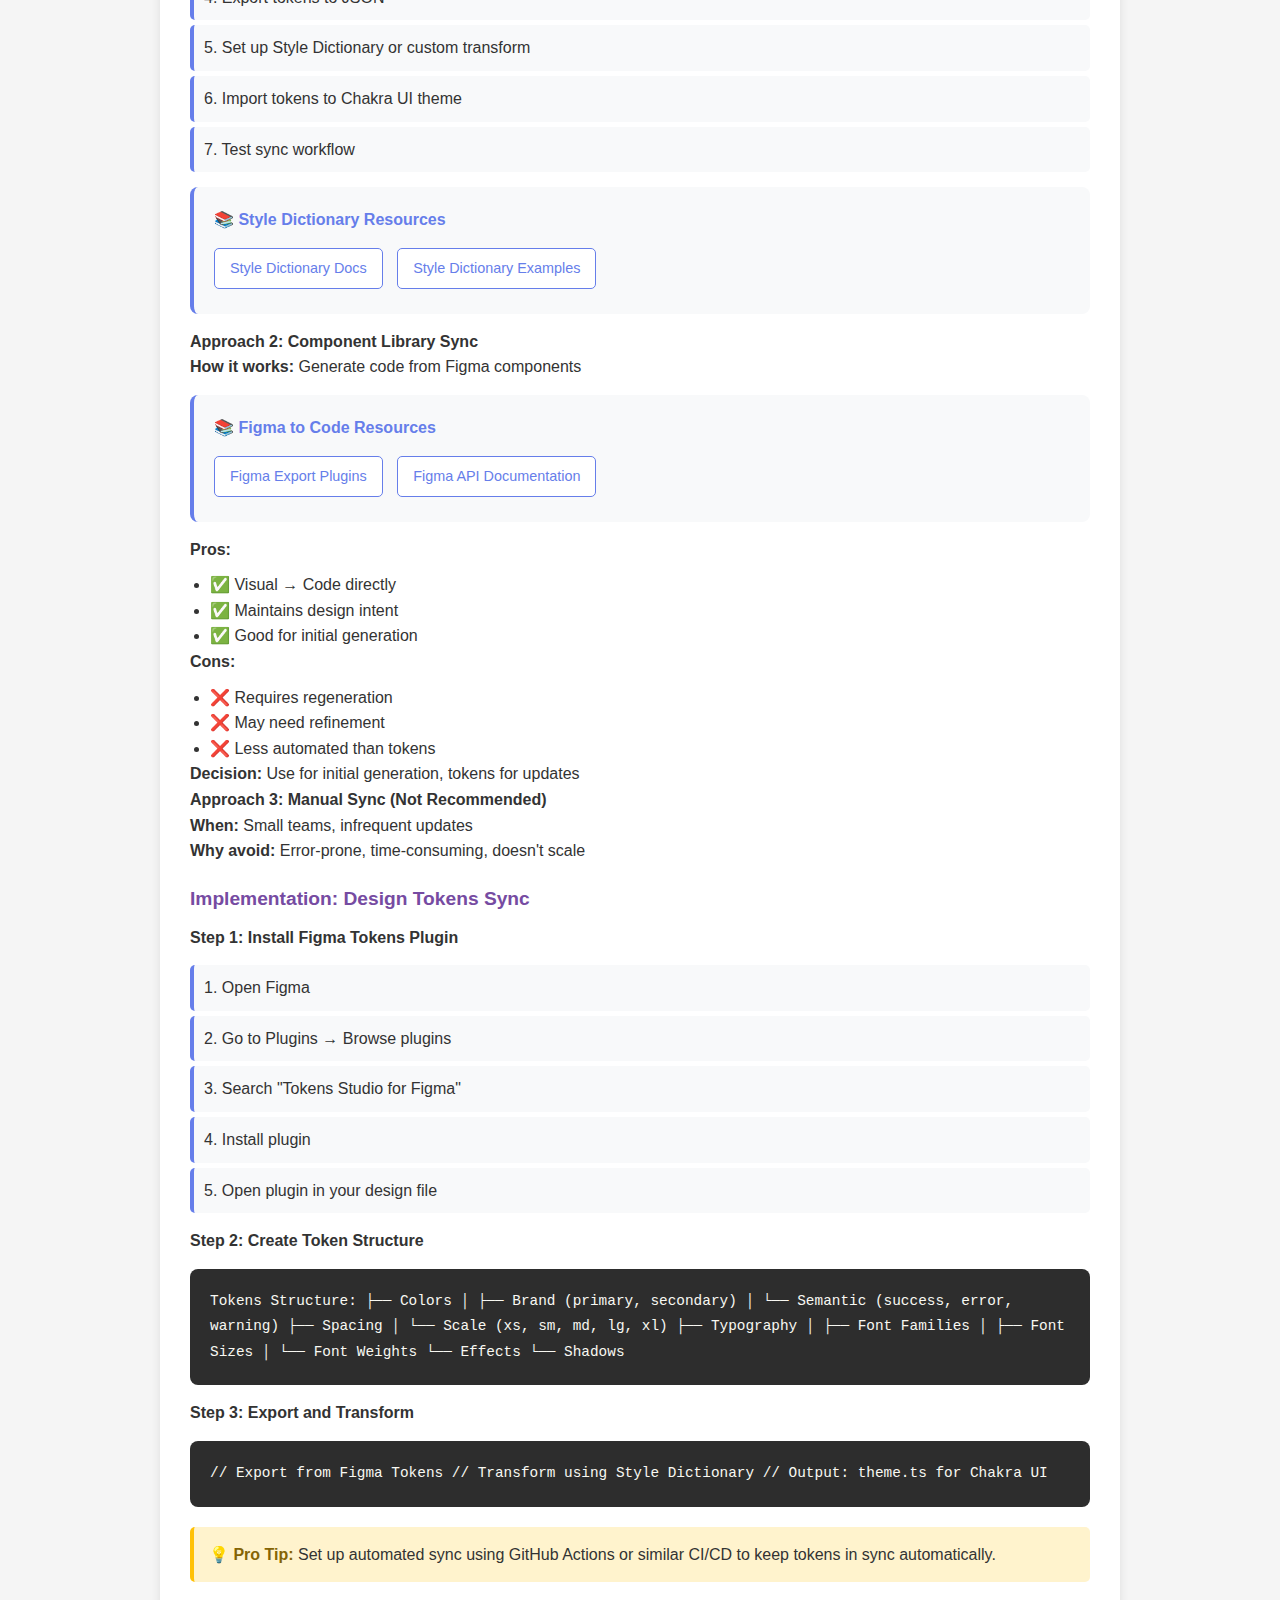
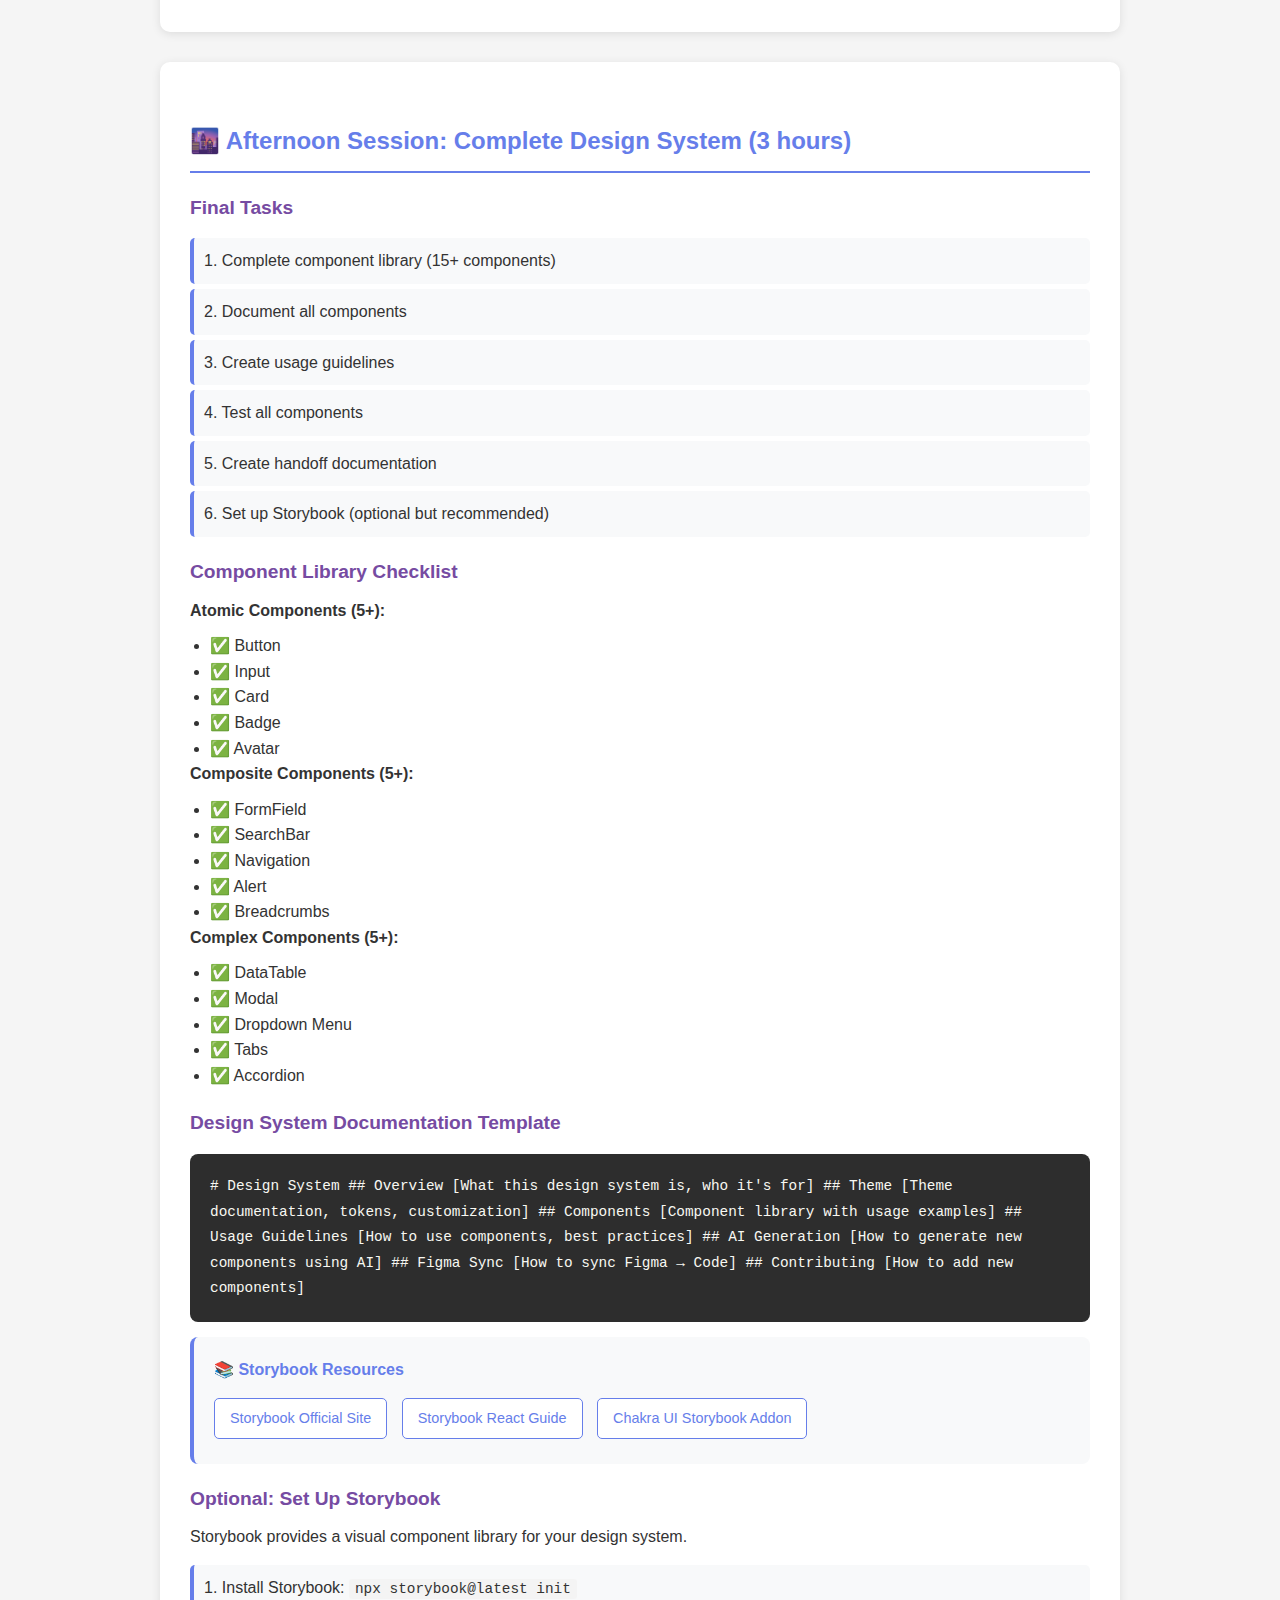
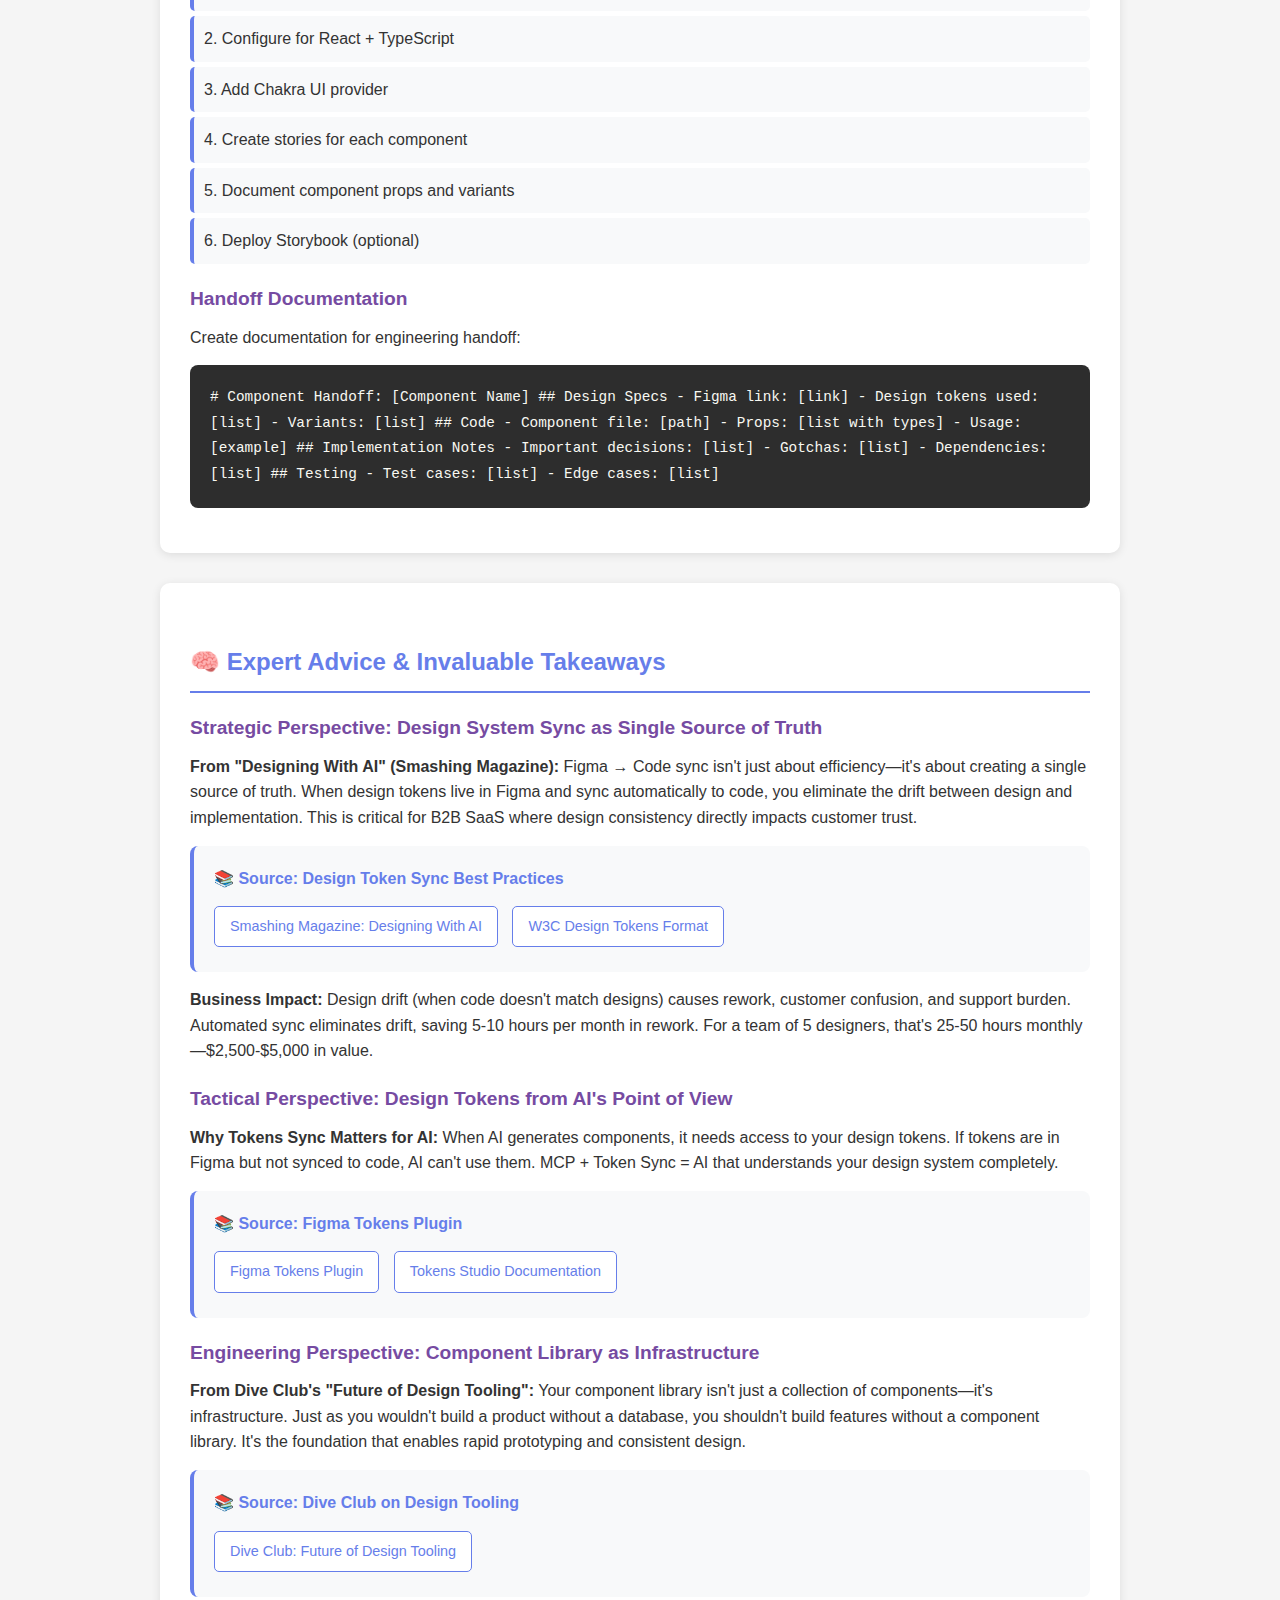
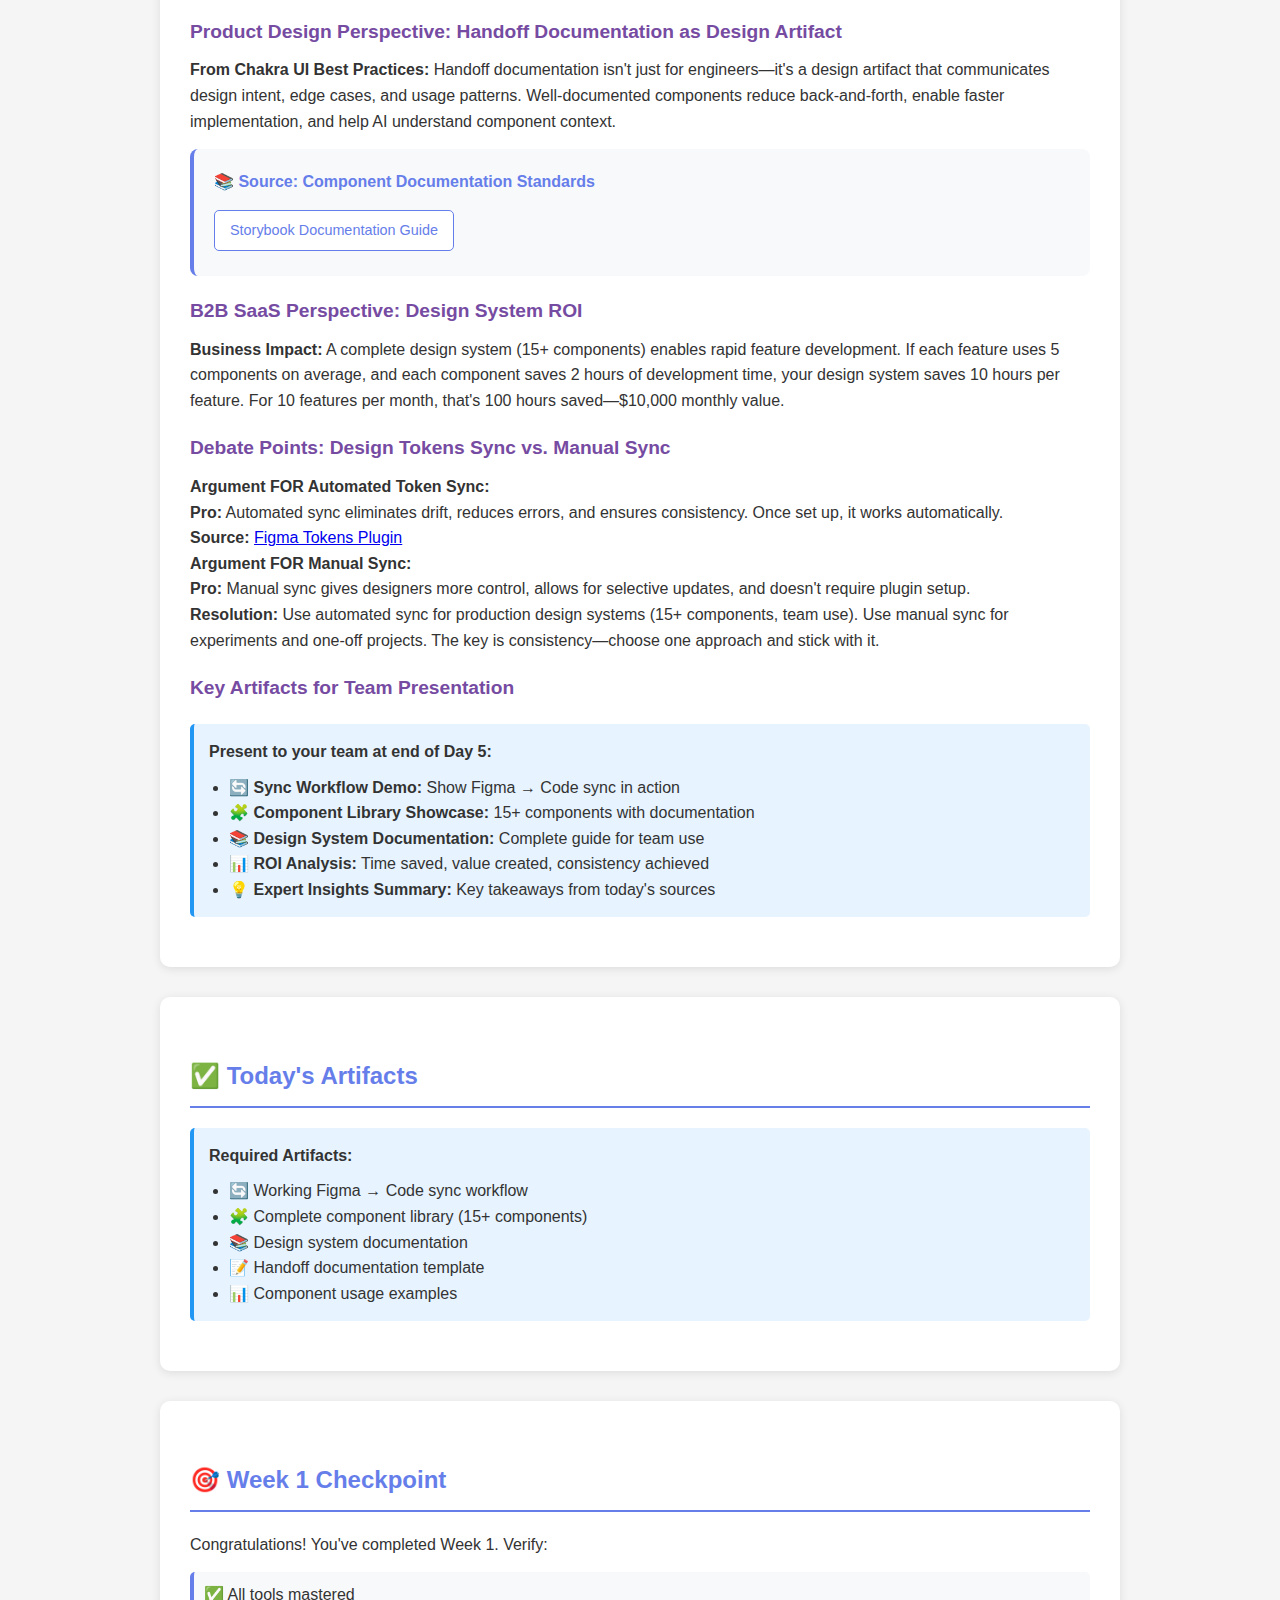
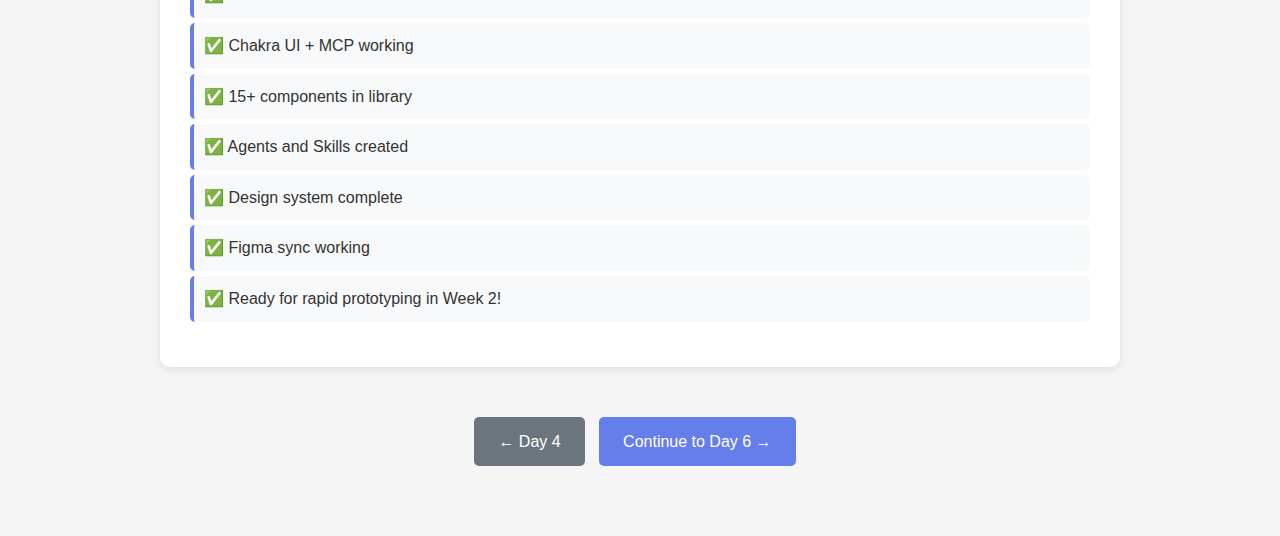
<file: day5.html>
<!DOCTYPE html>
<html lang="en">
<head>
    <meta charset="UTF-8">
    <meta name="viewport" content="width=device-width, initial-scale=1.0">
    <title>Day 5: Design System Integration & Sync | AI Rapid Prototyping</title>
    <link rel="stylesheet" href="styles.css">
</head>
<body>
    <div class="container">
        <div class="nav">
            <a href="day4.html">← Day 4</a>
            <a href="index.html">Curriculum</a>
            <a href="day6.html">Day 6 →</a>
        </div>
        
        <header>
            <h1>Day 5: Design System Integration & Sync</h1>
            <span class="time-badge">⏱️ 6 hours (Morning: 3h | Afternoon: 3h)</span>
        </header>
        
        <div class="section">
            <h2>🎯 Today's Goals</h2>
            <ul class="checklist">
                <li>✅ Establish Figma ↔ Code synchronization</li>
                <li>✅ Set up design token sync workflow</li>
                <li>✅ Complete component library (15+ components)</li>
                <li>✅ Document entire design system</li>
                <li>✅ Create handoff documentation</li>
            </ul>
        </div>
        
        <div class="section">
            <h2>🌅 Morning Session: Figma → Code Sync Strategy (3 hours)</h2>
            
            <h3>Deep Dive: Design System Sync Approaches</h3>
            
            <h4>Approach 1: Design Tokens Sync (Recommended)</h4>
            <p><strong>How it works:</strong> Export tokens from Figma → Import to code</p>
            
            <div class="resource-card">
                <h4>📚 Figma Tokens Plugin</h4>
                <a href="https://www.figma.com/community/plugin/843461159747178946" target="_blank" class="resource-link">Figma Tokens Plugin</a>
                <a href="https://docs.tokens.studio" target="_blank" class="resource-link">Tokens Studio Documentation</a>
                <a href="https://github.com/amzn/style-dictionary" target="_blank" class="resource-link">Style Dictionary (Token Transform)</a>
            </div>
            
            <p><strong>Pros:</strong></p>
            <ul style="margin-left: 20px; margin-top: 10px;">
                <li>✅ Single source of truth (Figma)</li>
                <li>✅ Automatic updates</li>
                <li>✅ No manual sync needed</li>
                <li>✅ Works with any design system</li>
            </ul>
            
            <p><strong>Cons:</strong></p>
            <ul style="margin-left: 20px; margin-top: 10px;">
                <li>❌ Requires plugin setup</li>
                <li>❌ One-way sync (Figma → Code)</li>
                <li>❌ Initial configuration time</li>
            </ul>
            
            <h4>Setting Up Figma Tokens Plugin</h4>
            <div class="checklist">
                <li>1. Install Figma Tokens plugin in Figma</li>
                <li>2. Create token structure (colors, spacing, typography)</li>
                <li>3. Apply tokens to your designs</li>
                <li>4. Export tokens to JSON</li>
                <li>5. Set up Style Dictionary or custom transform</li>
                <li>6. Import tokens to Chakra UI theme</li>
                <li>7. Test sync workflow</li>
            </div>
            
            <div class="resource-card">
                <h4>📚 Style Dictionary Resources</h4>
                <a href="https://amzn.github.io/style-dictionary/" target="_blank" class="resource-link">Style Dictionary Docs</a>
                <a href="https://github.com/amzn/style-dictionary/tree/main/examples" target="_blank" class="resource-link">Style Dictionary Examples</a>
            </div>
            
            <h4>Approach 2: Component Library Sync</h4>
            <p><strong>How it works:</strong> Generate code from Figma components</p>
            
            <div class="resource-card">
                <h4>📚 Figma to Code Resources</h4>
                <a href="https://www.figma.com/community/plugins/tag/export" target="_blank" class="resource-link">Figma Export Plugins</a>
                <a href="https://www.figma.com/developers/api" target="_blank" class="resource-link">Figma API Documentation</a>
            </div>
            
            <p><strong>Pros:</strong></p>
            <ul style="margin-left: 20px; margin-top: 10px;">
                <li>✅ Visual → Code directly</li>
                <li>✅ Maintains design intent</li>
                <li>✅ Good for initial generation</li>
            </ul>
            
            <p><strong>Cons:</strong></p>
            <ul style="margin-left: 20px; margin-top: 10px;">
                <li>❌ Requires regeneration</li>
                <li>❌ May need refinement</li>
                <li>❌ Less automated than tokens</li>
            </ul>
            
            <p><strong>Decision:</strong> Use for initial generation, tokens for updates</p>
            
            <h4>Approach 3: Manual Sync (Not Recommended)</h4>
            <p><strong>When:</strong> Small teams, infrequent updates</p>
            <p><strong>Why avoid:</strong> Error-prone, time-consuming, doesn't scale</p>
            
            <h3>Implementation: Design Tokens Sync</h3>
            <p><strong>Step 1: Install Figma Tokens Plugin</strong></p>
            <div class="checklist">
                <li>1. Open Figma</li>
                <li>2. Go to Plugins → Browse plugins</li>
                <li>3. Search "Tokens Studio for Figma"</li>
                <li>4. Install plugin</li>
                <li>5. Open plugin in your design file</li>
            </div>
            
            <p><strong>Step 2: Create Token Structure</strong></p>
            <div class="code-block">
<code>Tokens Structure:
├── Colors
│   ├── Brand (primary, secondary)
│   └── Semantic (success, error, warning)
├── Spacing
│   └── Scale (xs, sm, md, lg, xl)
├── Typography
│   ├── Font Families
│   ├── Font Sizes
│   └── Font Weights
└── Effects
    └── Shadows</code>
            </div>
            
            <p><strong>Step 3: Export and Transform</strong></p>
            <div class="code-block">
<code>// Export from Figma Tokens
// Transform using Style Dictionary
// Output: theme.ts for Chakra UI</code>
            </div>
            
            <div class="pro-tip">
                <strong>💡 Pro Tip:</strong> Set up automated sync using GitHub Actions or similar CI/CD to keep tokens in sync automatically.
            </div>
        </div>
        
        <div class="section">
            <h2>🌆 Afternoon Session: Complete Design System (3 hours)</h2>
            
            <h3>Final Tasks</h3>
            <div class="checklist">
                <li>1. Complete component library (15+ components)</li>
                <li>2. Document all components</li>
                <li>3. Create usage guidelines</li>
                <li>4. Test all components</li>
                <li>5. Create handoff documentation</li>
                <li>6. Set up Storybook (optional but recommended)</li>
            </div>
            
            <h3>Component Library Checklist</h3>
            <p><strong>Atomic Components (5+):</strong></p>
            <ul style="margin-left: 20px; margin-top: 10px;">
                <li>✅ Button</li>
                <li>✅ Input</li>
                <li>✅ Card</li>
                <li>✅ Badge</li>
                <li>✅ Avatar</li>
            </ul>
            
            <p><strong>Composite Components (5+):</strong></p>
            <ul style="margin-left: 20px; margin-top: 10px;">
                <li>✅ FormField</li>
                <li>✅ SearchBar</li>
                <li>✅ Navigation</li>
                <li>✅ Alert</li>
                <li>✅ Breadcrumbs</li>
            </ul>
            
            <p><strong>Complex Components (5+):</strong></p>
            <ul style="margin-left: 20px; margin-top: 10px;">
                <li>✅ DataTable</li>
                <li>✅ Modal</li>
                <li>✅ Dropdown Menu</li>
                <li>✅ Tabs</li>
                <li>✅ Accordion</li>
            </ul>
            
            <h3>Design System Documentation Template</h3>
            <div class="code-block">
<code># Design System

## Overview
[What this design system is, who it's for]

## Theme
[Theme documentation, tokens, customization]

## Components
[Component library with usage examples]

## Usage Guidelines
[How to use components, best practices]

## AI Generation
[How to generate new components using AI]

## Figma Sync
[How to sync Figma → Code]

## Contributing
[How to add new components]</code>
            </div>
            
            <div class="resource-card">
                <h4>📚 Storybook Resources</h4>
                <a href="https://storybook.js.org" target="_blank" class="resource-link">Storybook Official Site</a>
                <a href="https://storybook.js.org/docs/react/get-started/introduction" target="_blank" class="resource-link">Storybook React Guide</a>
                <a href="https://storybook.js.org/addons/@chakra-ui/storybook-addon" target="_blank" class="resource-link">Chakra UI Storybook Addon</a>
            </div>
            
            <h3>Optional: Set Up Storybook</h3>
            <p>Storybook provides a visual component library for your design system.</p>
            
            <div class="checklist">
                <li>1. Install Storybook: <code>npx storybook@latest init</code></li>
                <li>2. Configure for React + TypeScript</li>
                <li>3. Add Chakra UI provider</li>
                <li>4. Create stories for each component</li>
                <li>5. Document component props and variants</li>
                <li>6. Deploy Storybook (optional)</li>
            </div>
            
            <h3>Handoff Documentation</h3>
            <p>Create documentation for engineering handoff:</p>
            <div class="code-block">
<code># Component Handoff: [Component Name]

## Design Specs
- Figma link: [link]
- Design tokens used: [list]
- Variants: [list]

## Code
- Component file: [path]
- Props: [list with types]
- Usage: [example]

## Implementation Notes
- Important decisions: [list]
- Gotchas: [list]
- Dependencies: [list]

## Testing
- Test cases: [list]
- Edge cases: [list]</code>
            </div>
        </div>
        
        <div class="section">
            <h2>🧠 Expert Advice & Invaluable Takeaways</h2>
            
            <h3>Strategic Perspective: Design System Sync as Single Source of Truth</h3>
            <p><strong>From "Designing With AI" (Smashing Magazine):</strong> Figma → Code sync isn't just about efficiency—it's about creating a single source of truth. When design tokens live in Figma and sync automatically to code, you eliminate the drift between design and implementation. This is critical for B2B SaaS where design consistency directly impacts customer trust.</p>
            
            <div class="resource-card">
                <h4>📚 Source: Design Token Sync Best Practices</h4>
                <a href="https://www.smashingmagazine.com/2025/08/designing-with-ai-practical-techniques-product-design/" target="_blank" class="resource-link">Smashing Magazine: Designing With AI</a>
                <a href="https://tr.designtokens.org/format/" target="_blank" class="resource-link">W3C Design Tokens Format</a>
            </div>
            
            <p><strong>Business Impact:</strong> Design drift (when code doesn't match designs) causes rework, customer confusion, and support burden. Automated sync eliminates drift, saving 5-10 hours per month in rework. For a team of 5 designers, that's 25-50 hours monthly—$2,500-$5,000 in value.</p>
            
            <h3>Tactical Perspective: Design Tokens from AI's Point of View</h3>
            <p><strong>Why Tokens Sync Matters for AI:</strong> When AI generates components, it needs access to your design tokens. If tokens are in Figma but not synced to code, AI can't use them. MCP + Token Sync = AI that understands your design system completely.</p>
            
            <div class="resource-card">
                <h4>📚 Source: Figma Tokens Plugin</h4>
                <a href="https://www.figma.com/community/plugin/843461159747178946" target="_blank" class="resource-link">Figma Tokens Plugin</a>
                <a href="https://docs.tokens.studio" target="_blank" class="resource-link">Tokens Studio Documentation</a>
            </div>
            
            <h3>Engineering Perspective: Component Library as Infrastructure</h3>
            <p><strong>From Dive Club's "Future of Design Tooling":</strong> Your component library isn't just a collection of components—it's infrastructure. Just as you wouldn't build a product without a database, you shouldn't build features without a component library. It's the foundation that enables rapid prototyping and consistent design.</p>
            
            <div class="resource-card">
                <h4>📚 Source: Dive Club on Design Tooling</h4>
                <a href="https://www.dive.club/ideas/the-future-of-design-tooling" target="_blank" class="resource-link">Dive Club: Future of Design Tooling</a>
            </div>
            
            <h3>Product Design Perspective: Handoff Documentation as Design Artifact</h3>
            <p><strong>From Chakra UI Best Practices:</strong> Handoff documentation isn't just for engineers—it's a design artifact that communicates design intent, edge cases, and usage patterns. Well-documented components reduce back-and-forth, enable faster implementation, and help AI understand component context.</p>
            
            <div class="resource-card">
                <h4>📚 Source: Component Documentation Standards</h4>
                <a href="https://storybook.js.org/docs/react/get-started/introduction" target="_blank" class="resource-link">Storybook Documentation Guide</a>
            </div>
            
            <h3>B2B SaaS Perspective: Design System ROI</h3>
            <p><strong>Business Impact:</strong> A complete design system (15+ components) enables rapid feature development. If each feature uses 5 components on average, and each component saves 2 hours of development time, your design system saves 10 hours per feature. For 10 features per month, that's 100 hours saved—$10,000 monthly value.</p>
            
            <h3>Debate Points: Design Tokens Sync vs. Manual Sync</h3>
            
            <h4>Argument FOR Automated Token Sync:</h4>
            <p><strong>Pro:</strong> Automated sync eliminates drift, reduces errors, and ensures consistency. Once set up, it works automatically.</p>
            <p><strong>Source:</strong> <a href="https://www.figma.com/community/plugin/843461159747178946" target="_blank">Figma Tokens Plugin</a></p>
            
            <h4>Argument FOR Manual Sync:</h4>
            <p><strong>Pro:</strong> Manual sync gives designers more control, allows for selective updates, and doesn't require plugin setup.</p>
            
            <p><strong>Resolution:</strong> Use automated sync for production design systems (15+ components, team use). Use manual sync for experiments and one-off projects. The key is consistency—choose one approach and stick with it.</p>
            
            <h3>Key Artifacts for Team Presentation</h3>
            <div class="artifact-box">
                <p><strong>Present to your team at end of Day 5:</strong></p>
                <ul style="margin-left: 20px; margin-top: 10px;">
                    <li>🔄 <strong>Sync Workflow Demo:</strong> Show Figma → Code sync in action</li>
                    <li>🧩 <strong>Component Library Showcase:</strong> 15+ components with documentation</li>
                    <li>📚 <strong>Design System Documentation:</strong> Complete guide for team use</li>
                    <li>📊 <strong>ROI Analysis:</strong> Time saved, value created, consistency achieved</li>
                    <li>💡 <strong>Expert Insights Summary:</strong> Key takeaways from today's sources</li>
                </ul>
            </div>
        </div>
        
        <div class="section">
            <h2>✅ Today's Artifacts</h2>
            <div class="artifact-box">
                <p><strong>Required Artifacts:</strong></p>
                <ul style="margin-left: 20px; margin-top: 10px;">
                    <li>🔄 Working Figma → Code sync workflow</li>
                    <li>🧩 Complete component library (15+ components)</li>
                    <li>📚 Design system documentation</li>
                    <li>📝 Handoff documentation template</li>
                    <li>📊 Component usage examples</li>
                </ul>
            </div>
        </div>
        
        <div class="section">
            <h2>🎯 Week 1 Checkpoint</h2>
            <p>Congratulations! You've completed Week 1. Verify:</p>
            <ul class="checklist">
                <li>✅ All tools mastered</li>
                <li>✅ Chakra UI + MCP working</li>
                <li>✅ 15+ components in library</li>
                <li>✅ Agents and Skills created</li>
                <li>✅ Design system complete</li>
                <li>✅ Figma sync working</li>
                <li>✅ Ready for rapid prototyping in Week 2!</li>
            </ul>
        </div>
        
        <div style="text-align: center; margin: 40px 0;">
            <a href="day4.html" class="btn btn-secondary">← Day 4</a>
            <a href="day6.html" class="btn">Continue to Day 6 →</a>
        </div>
    </div>
    <script src="script.js"></script>
</body>
</html>
</file>
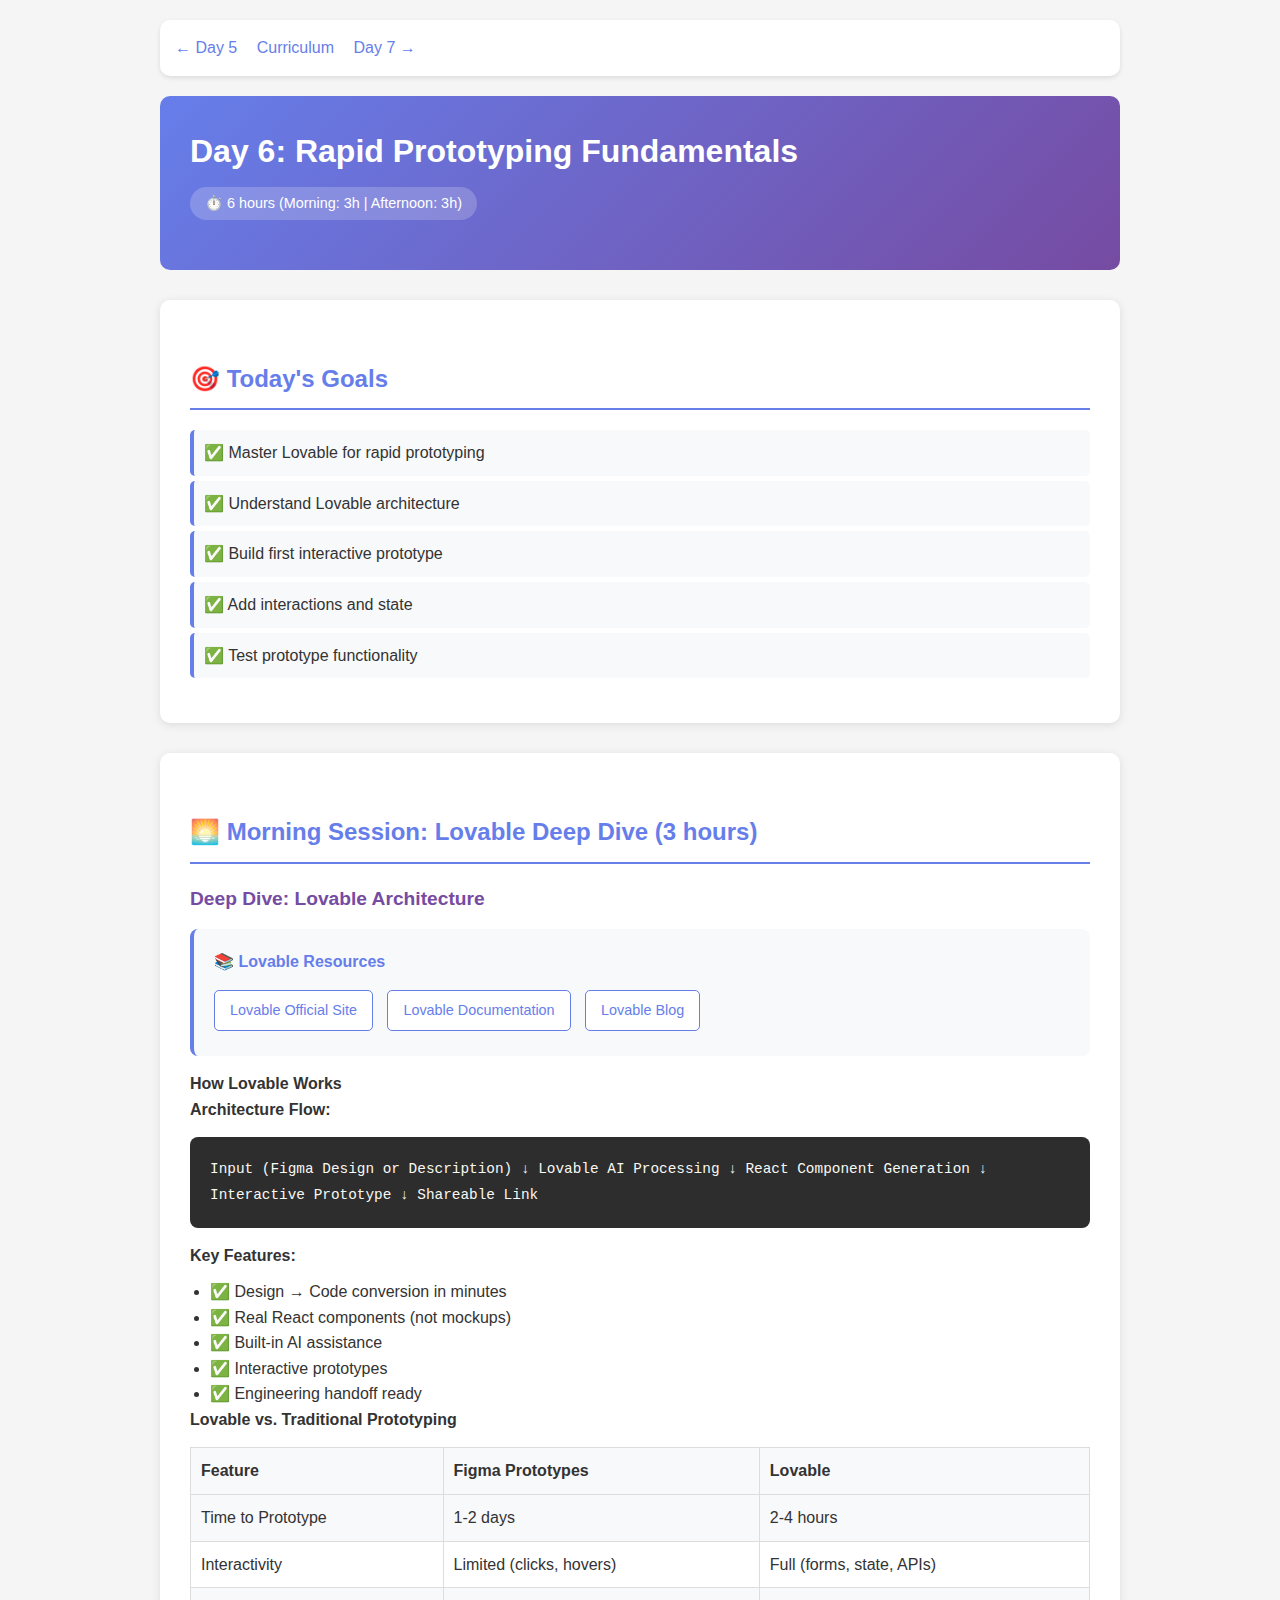
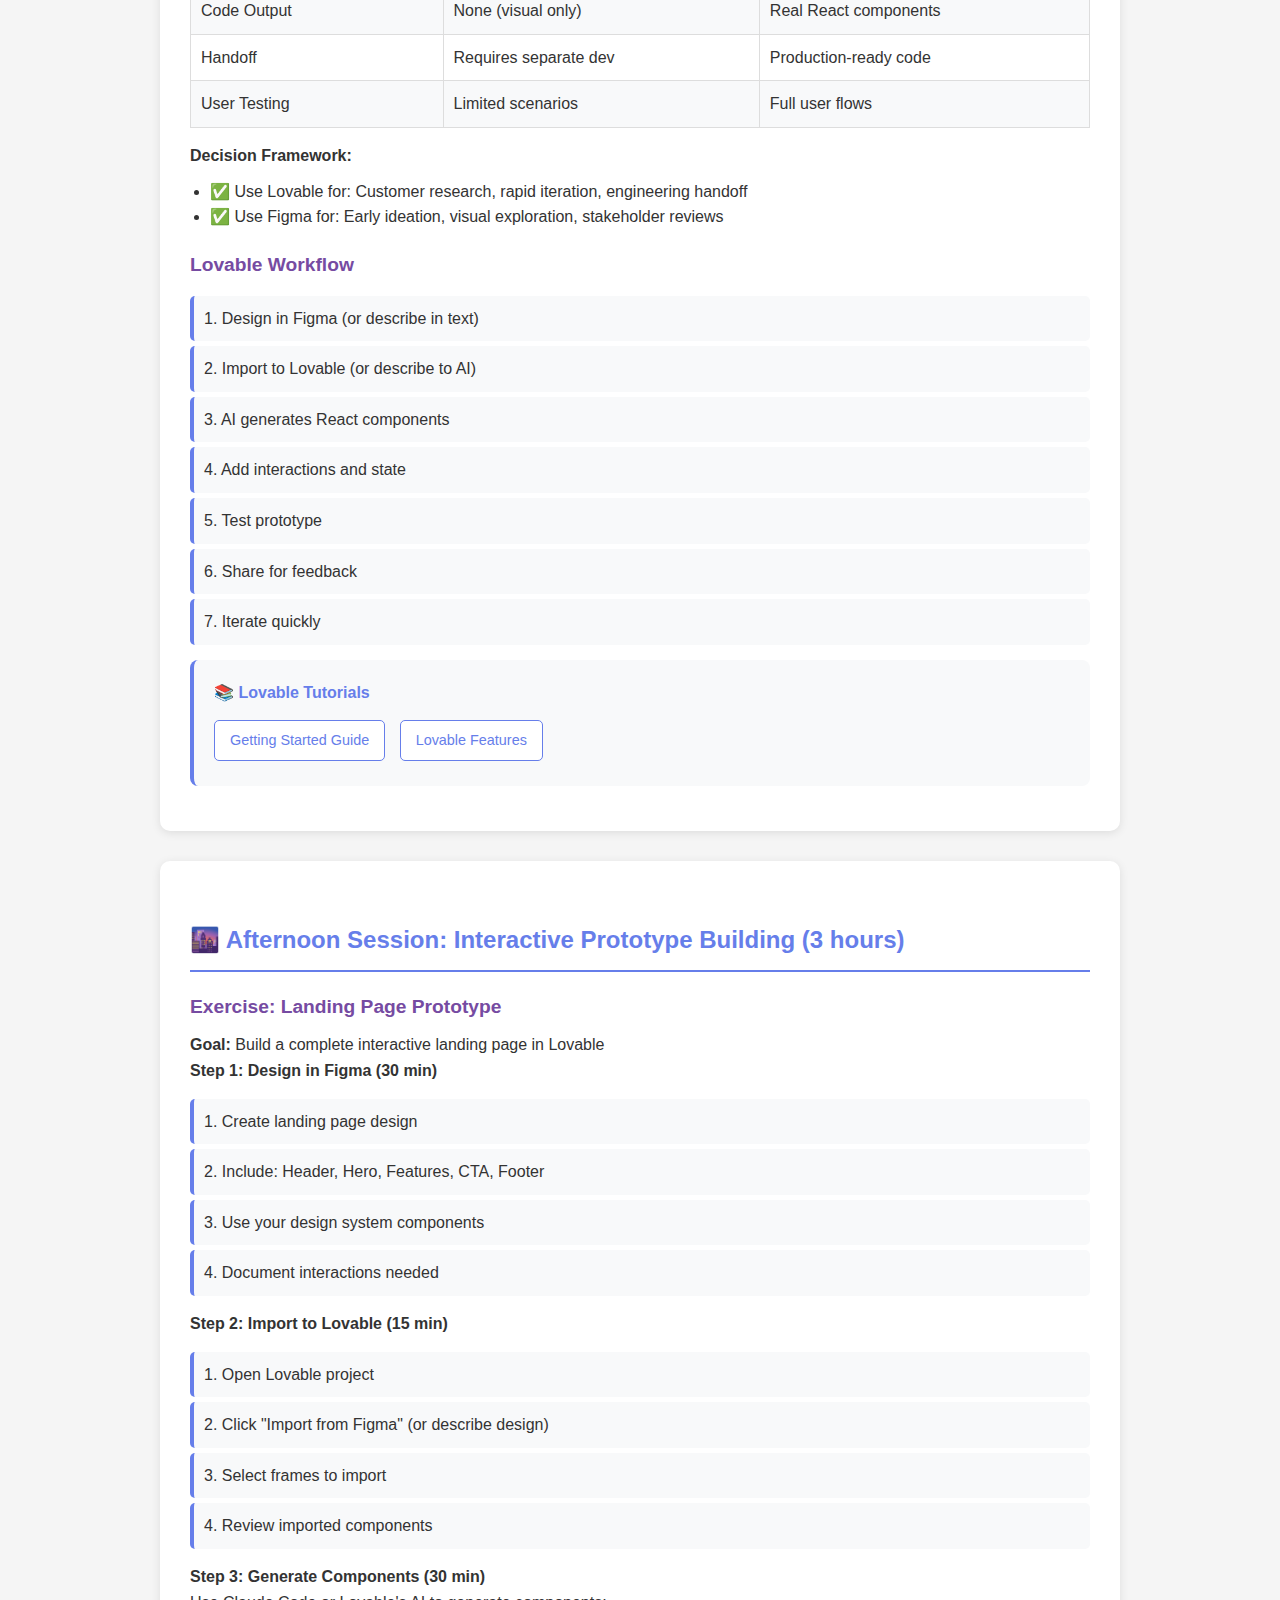
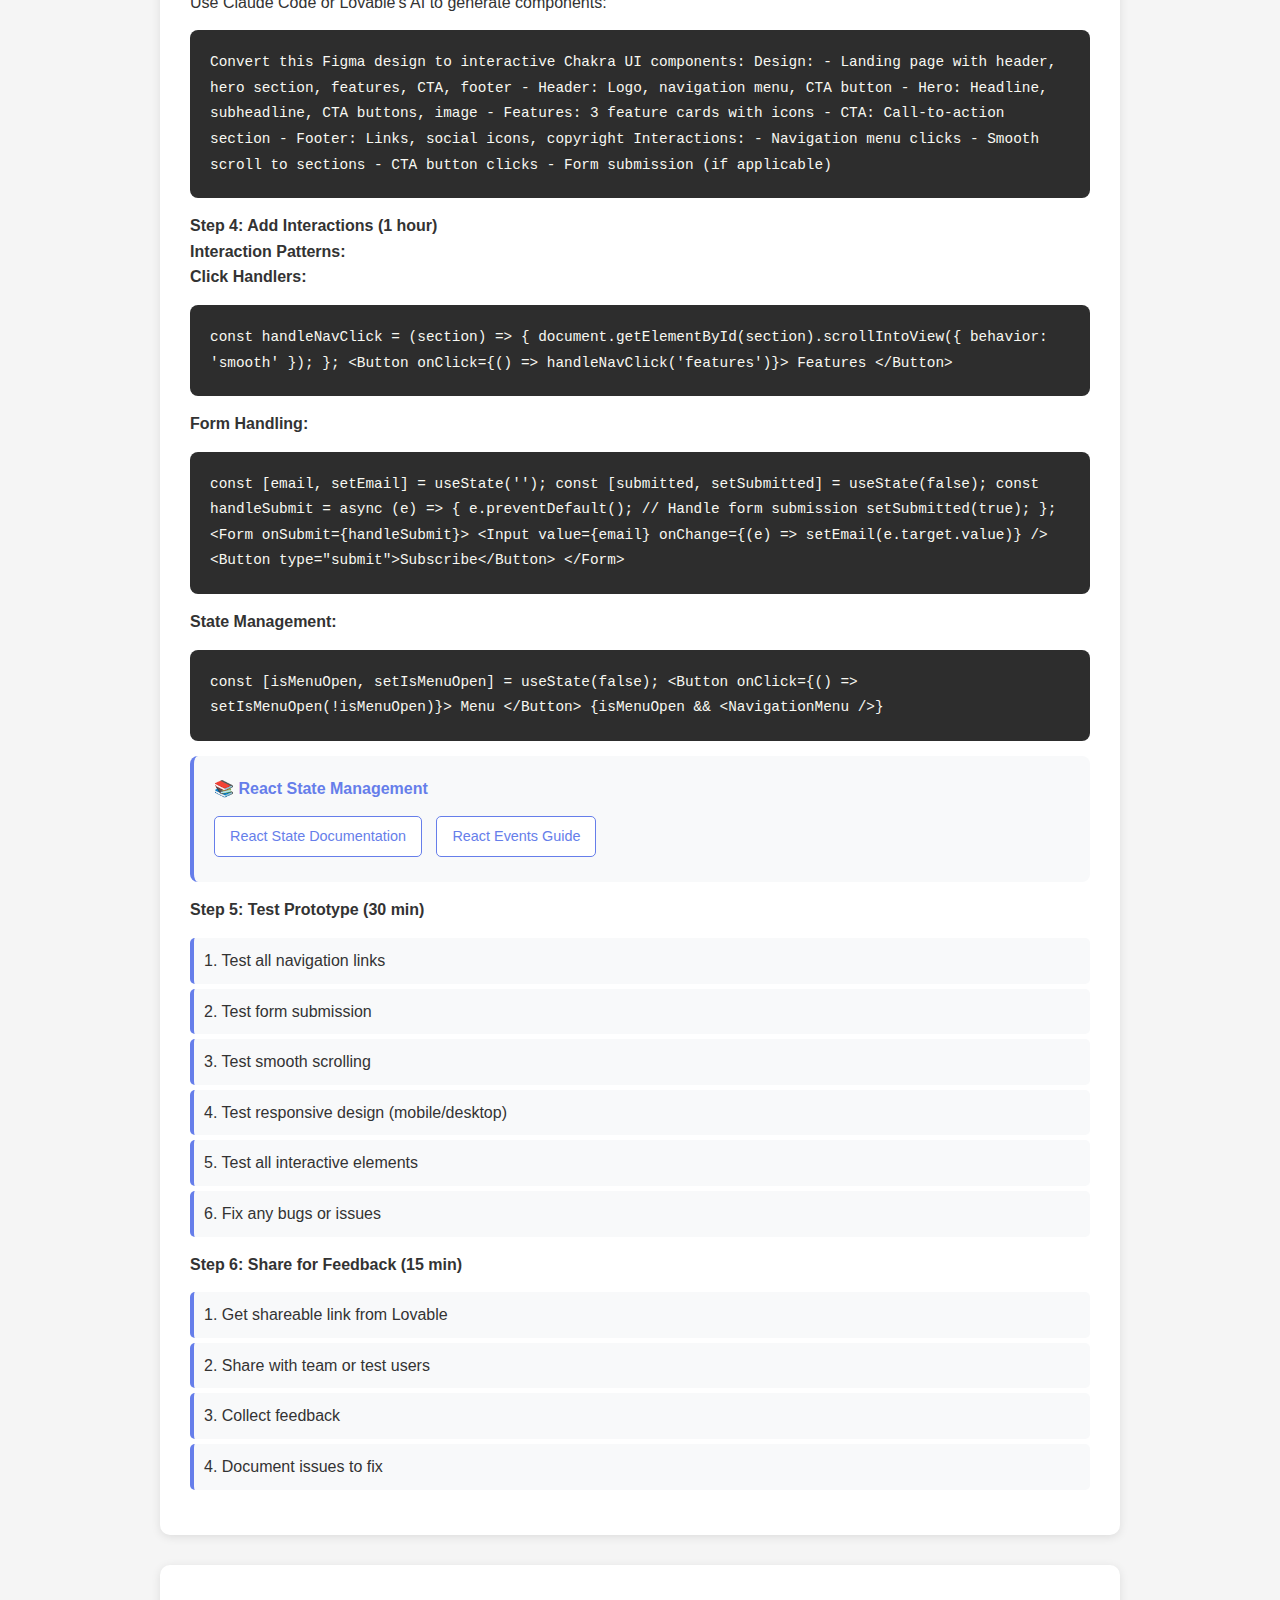
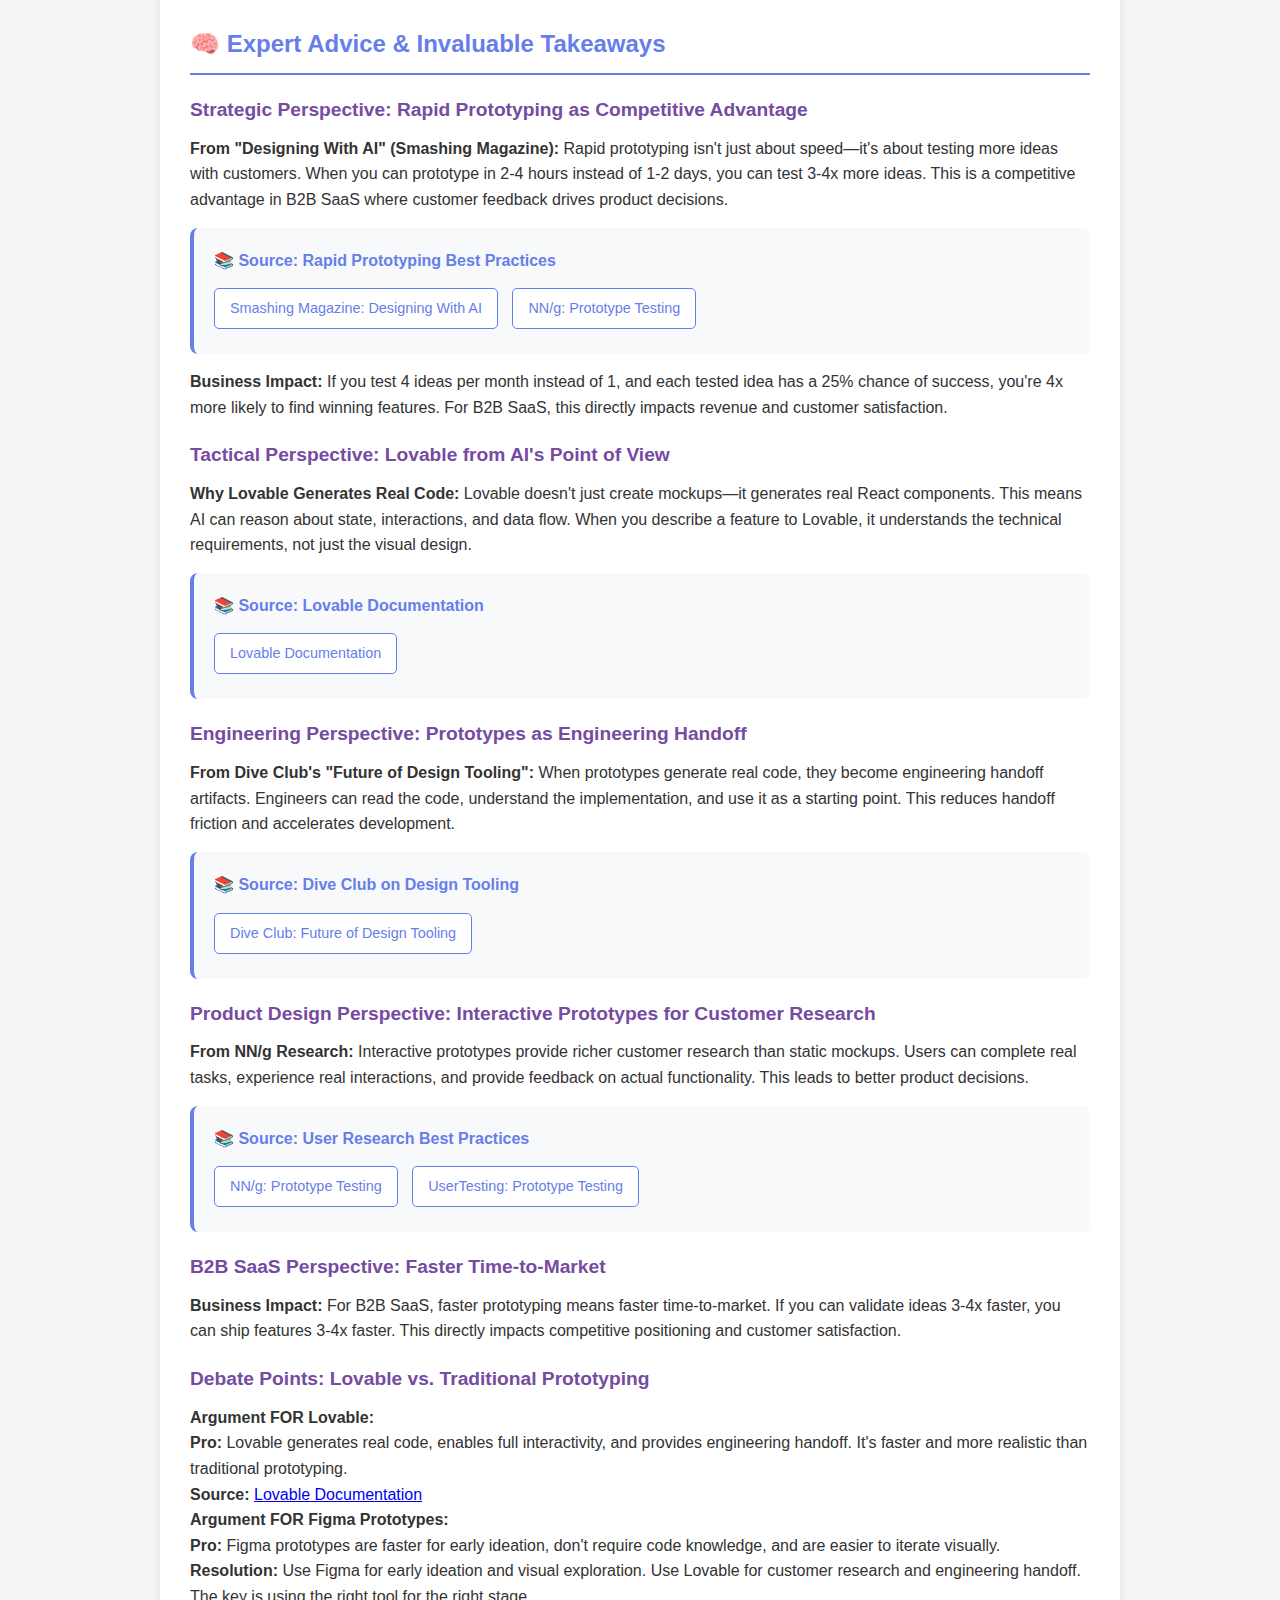
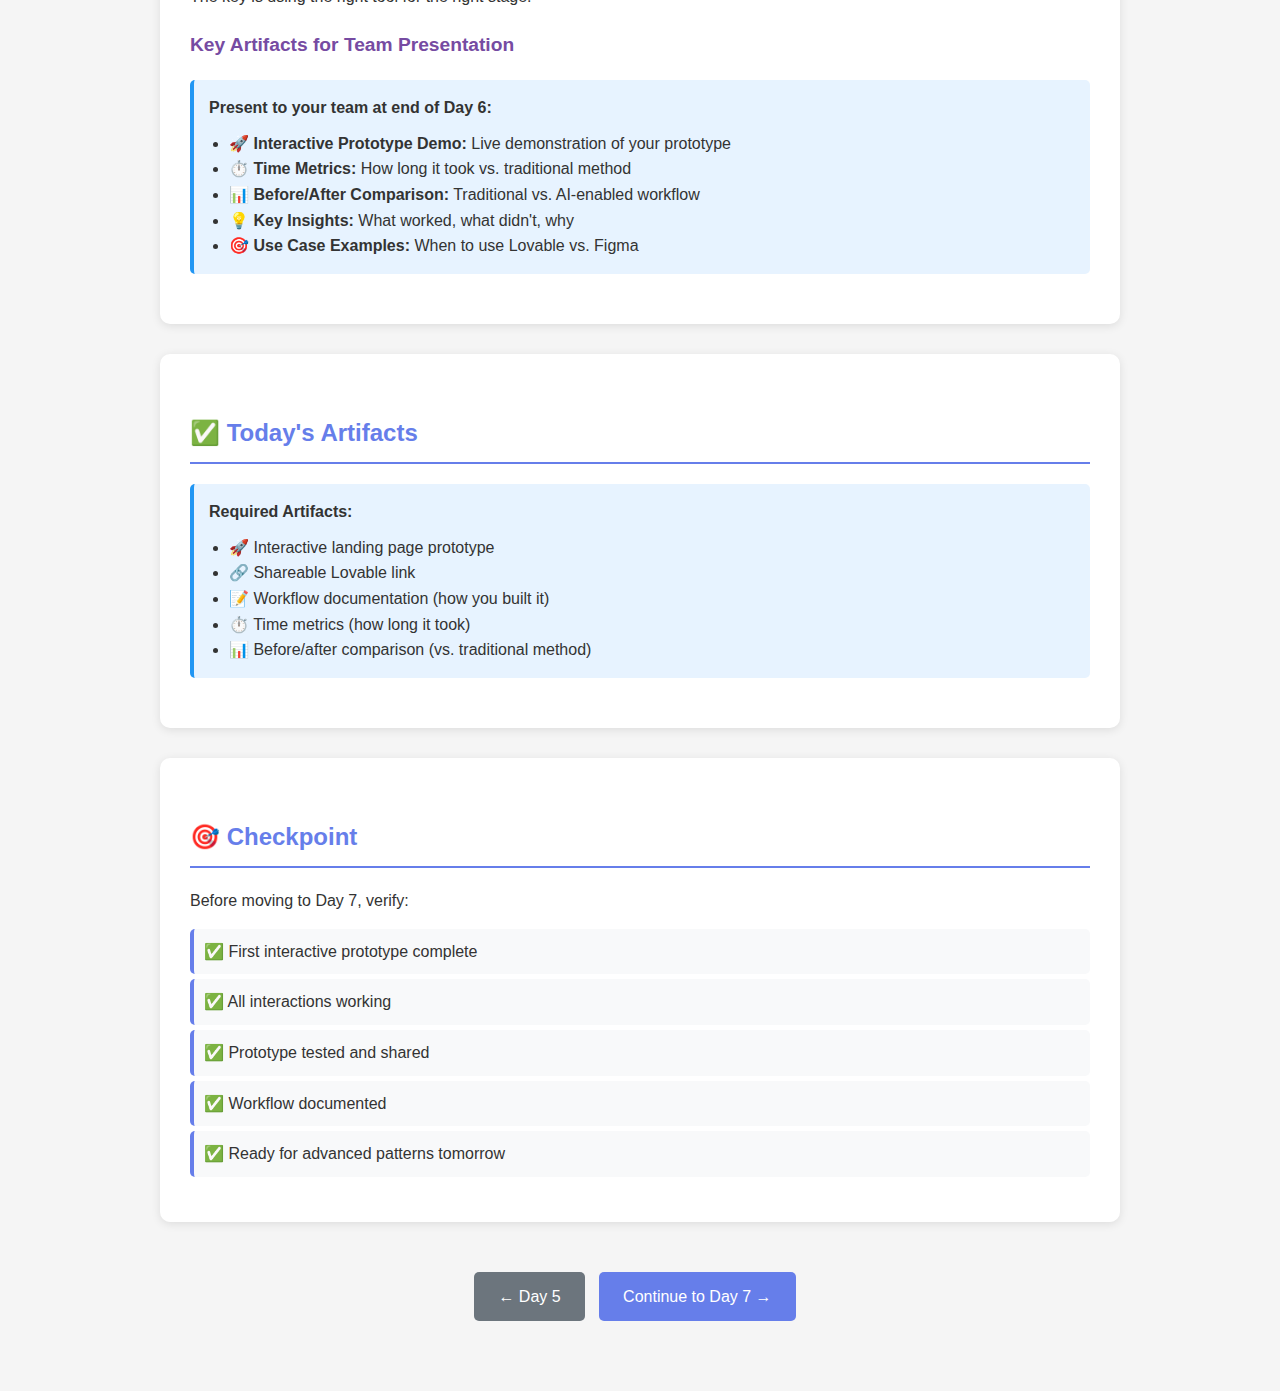
<file: day6.html>
<!DOCTYPE html>
<html lang="en">
<head>
    <meta charset="UTF-8">
    <meta name="viewport" content="width=device-width, initial-scale=1.0">
    <title>Day 6: Rapid Prototyping Fundamentals | AI Rapid Prototyping</title>
    <link rel="stylesheet" href="styles.css">
</head>
<body>
    <div class="container">
        <div class="nav">
            <a href="day5.html">← Day 5</a>
            <a href="index.html">Curriculum</a>
            <a href="day7.html">Day 7 →</a>
        </div>
        
        <header>
            <h1>Day 6: Rapid Prototyping Fundamentals</h1>
            <span class="time-badge">⏱️ 6 hours (Morning: 3h | Afternoon: 3h)</span>
        </header>
        
        <div class="section">
            <h2>🎯 Today's Goals</h2>
            <ul class="checklist">
                <li>✅ Master Lovable for rapid prototyping</li>
                <li>✅ Understand Lovable architecture</li>
                <li>✅ Build first interactive prototype</li>
                <li>✅ Add interactions and state</li>
                <li>✅ Test prototype functionality</li>
            </ul>
        </div>
        
        <div class="section">
            <h2>🌅 Morning Session: Lovable Deep Dive (3 hours)</h2>
            
            <h3>Deep Dive: Lovable Architecture</h3>
            
            <div class="resource-card">
                <h4>📚 Lovable Resources</h4>
                <a href="https://lovable.dev" target="_blank" class="resource-link">Lovable Official Site</a>
                <a href="https://docs.lovable.dev" target="_blank" class="resource-link">Lovable Documentation</a>
                <a href="https://blog.lovable.dev" target="_blank" class="resource-link">Lovable Blog</a>
            </div>
            
            <h4>How Lovable Works</h4>
            <p><strong>Architecture Flow:</strong></p>
            <div class="code-block">
<code>Input (Figma Design or Description)
    ↓
Lovable AI Processing
    ↓
React Component Generation
    ↓
Interactive Prototype
    ↓
Shareable Link</code>
            </div>
            
            <p><strong>Key Features:</strong></p>
            <ul style="margin-left: 20px; margin-top: 10px;">
                <li>✅ Design → Code conversion in minutes</li>
                <li>✅ Real React components (not mockups)</li>
                <li>✅ Built-in AI assistance</li>
                <li>✅ Interactive prototypes</li>
                <li>✅ Engineering handoff ready</li>
            </ul>
            
            <h4>Lovable vs. Traditional Prototyping</h4>
            <table>
                <tr>
                    <th>Feature</th>
                    <th>Figma Prototypes</th>
                    <th>Lovable</th>
                </tr>
                <tr>
                    <td>Time to Prototype</td>
                    <td>1-2 days</td>
                    <td>2-4 hours</td>
                </tr>
                <tr>
                    <td>Interactivity</td>
                    <td>Limited (clicks, hovers)</td>
                    <td>Full (forms, state, APIs)</td>
                </tr>
                <tr>
                    <td>Code Output</td>
                    <td>None (visual only)</td>
                    <td>Real React components</td>
                </tr>
                <tr>
                    <td>Handoff</td>
                    <td>Requires separate dev</td>
                    <td>Production-ready code</td>
                </tr>
                <tr>
                    <td>User Testing</td>
                    <td>Limited scenarios</td>
                    <td>Full user flows</td>
                </tr>
            </table>
            
            <p><strong>Decision Framework:</strong></p>
            <ul style="margin-left: 20px; margin-top: 10px;">
                <li>✅ Use Lovable for: Customer research, rapid iteration, engineering handoff</li>
                <li>✅ Use Figma for: Early ideation, visual exploration, stakeholder reviews</li>
            </ul>
            
            <h3>Lovable Workflow</h3>
            <div class="checklist">
                <li>1. Design in Figma (or describe in text)</li>
                <li>2. Import to Lovable (or describe to AI)</li>
                <li>3. AI generates React components</li>
                <li>4. Add interactions and state</li>
                <li>5. Test prototype</li>
                <li>6. Share for feedback</li>
                <li>7. Iterate quickly</li>
            </div>
            
            <div class="resource-card">
                <h4>📚 Lovable Tutorials</h4>
                <a href="https://docs.lovable.dev/getting-started" target="_blank" class="resource-link">Getting Started Guide</a>
                <a href="https://docs.lovable.dev/features" target="_blank" class="resource-link">Lovable Features</a>
            </div>
        </div>
        
        <div class="section">
            <h2>🌆 Afternoon Session: Interactive Prototype Building (3 hours)</h2>
            
            <h3>Exercise: Landing Page Prototype</h3>
            <p><strong>Goal:</strong> Build a complete interactive landing page in Lovable</p>
            
            <h4>Step 1: Design in Figma (30 min)</h4>
            <div class="checklist">
                <li>1. Create landing page design</li>
                <li>2. Include: Header, Hero, Features, CTA, Footer</li>
                <li>3. Use your design system components</li>
                <li>4. Document interactions needed</li>
            </div>
            
            <h4>Step 2: Import to Lovable (15 min)</h4>
            <div class="checklist">
                <li>1. Open Lovable project</li>
                <li>2. Click "Import from Figma" (or describe design)</li>
                <li>3. Select frames to import</li>
                <li>4. Review imported components</li>
            </div>
            
            <h4>Step 3: Generate Components (30 min)</h4>
            <p>Use Claude Code or Lovable's AI to generate components:</p>
            <div class="code-block">
<code>Convert this Figma design to interactive Chakra UI components:

Design:
- Landing page with header, hero section, features, CTA, footer
- Header: Logo, navigation menu, CTA button
- Hero: Headline, subheadline, CTA buttons, image
- Features: 3 feature cards with icons
- CTA: Call-to-action section
- Footer: Links, social icons, copyright

Interactions:
- Navigation menu clicks
- Smooth scroll to sections
- CTA button clicks
- Form submission (if applicable)</code>
            </div>
            
            <h4>Step 4: Add Interactions (1 hour)</h4>
            <p><strong>Interaction Patterns:</strong></p>
            
            <p><strong>Click Handlers:</strong></p>
            <div class="code-block">
<code>const handleNavClick = (section) => {
  document.getElementById(section).scrollIntoView({ 
    behavior: 'smooth' 
  });
};

&lt;Button onClick={() => handleNavClick('features')}&gt;
  Features
&lt;/Button&gt;</code>
            </div>
            
            <p><strong>Form Handling:</strong></p>
            <div class="code-block">
<code>const [email, setEmail] = useState('');
const [submitted, setSubmitted] = useState(false);

const handleSubmit = async (e) => {
  e.preventDefault();
  // Handle form submission
  setSubmitted(true);
};

&lt;Form onSubmit={handleSubmit}&gt;
  &lt;Input 
    value={email} 
    onChange={(e) => setEmail(e.target.value)} 
  /&gt;
  &lt;Button type="submit"&gt;Subscribe&lt;/Button&gt;
&lt;/Form&gt;</code>
            </div>
            
            <p><strong>State Management:</strong></p>
            <div class="code-block">
<code>const [isMenuOpen, setIsMenuOpen] = useState(false);

&lt;Button onClick={() => setIsMenuOpen(!isMenuOpen)}&gt;
  Menu
&lt;/Button&gt;
{isMenuOpen && &lt;NavigationMenu /&gt;}</code>
            </div>
            
            <div class="resource-card">
                <h4>📚 React State Management</h4>
                <a href="https://react.dev/learn/state-a-components-memory" target="_blank" class="resource-link">React State Documentation</a>
                <a href="https://react.dev/learn/responding-to-events" target="_blank" class="resource-link">React Events Guide</a>
            </div>
            
            <h4>Step 5: Test Prototype (30 min)</h4>
            <div class="checklist">
                <li>1. Test all navigation links</li>
                <li>2. Test form submission</li>
                <li>3. Test smooth scrolling</li>
                <li>4. Test responsive design (mobile/desktop)</li>
                <li>5. Test all interactive elements</li>
                <li>6. Fix any bugs or issues</li>
            </div>
            
            <h4>Step 6: Share for Feedback (15 min)</h4>
            <div class="checklist">
                <li>1. Get shareable link from Lovable</li>
                <li>2. Share with team or test users</li>
                <li>3. Collect feedback</li>
                <li>4. Document issues to fix</li>
            </div>
        </div>
        
        <div class="section">
            <h2>🧠 Expert Advice & Invaluable Takeaways</h2>
            
            <h3>Strategic Perspective: Rapid Prototyping as Competitive Advantage</h3>
            <p><strong>From "Designing With AI" (Smashing Magazine):</strong> Rapid prototyping isn't just about speed—it's about testing more ideas with customers. When you can prototype in 2-4 hours instead of 1-2 days, you can test 3-4x more ideas. This is a competitive advantage in B2B SaaS where customer feedback drives product decisions.</p>
            
            <div class="resource-card">
                <h4>📚 Source: Rapid Prototyping Best Practices</h4>
                <a href="https://www.smashingmagazine.com/2025/08/designing-with-ai-practical-techniques-product-design/" target="_blank" class="resource-link">Smashing Magazine: Designing With AI</a>
                <a href="https://www.nngroup.com/articles/prototype-testing/" target="_blank" class="resource-link">NN/g: Prototype Testing</a>
            </div>
            
            <p><strong>Business Impact:</strong> If you test 4 ideas per month instead of 1, and each tested idea has a 25% chance of success, you're 4x more likely to find winning features. For B2B SaaS, this directly impacts revenue and customer satisfaction.</p>
            
            <h3>Tactical Perspective: Lovable from AI's Point of View</h3>
            <p><strong>Why Lovable Generates Real Code:</strong> Lovable doesn't just create mockups—it generates real React components. This means AI can reason about state, interactions, and data flow. When you describe a feature to Lovable, it understands the technical requirements, not just the visual design.</p>
            
            <div class="resource-card">
                <h4>📚 Source: Lovable Documentation</h4>
                <a href="https://docs.lovable.dev" target="_blank" class="resource-link">Lovable Documentation</a>
            </div>
            
            <h3>Engineering Perspective: Prototypes as Engineering Handoff</h3>
            <p><strong>From Dive Club's "Future of Design Tooling":</strong> When prototypes generate real code, they become engineering handoff artifacts. Engineers can read the code, understand the implementation, and use it as a starting point. This reduces handoff friction and accelerates development.</p>
            
            <div class="resource-card">
                <h4>📚 Source: Dive Club on Design Tooling</h4>
                <a href="https://www.dive.club/ideas/the-future-of-design-tooling" target="_blank" class="resource-link">Dive Club: Future of Design Tooling</a>
            </div>
            
            <h3>Product Design Perspective: Interactive Prototypes for Customer Research</h3>
            <p><strong>From NN/g Research:</strong> Interactive prototypes provide richer customer research than static mockups. Users can complete real tasks, experience real interactions, and provide feedback on actual functionality. This leads to better product decisions.</p>
            
            <div class="resource-card">
                <h4>📚 Source: User Research Best Practices</h4>
                <a href="https://www.nngroup.com/articles/prototype-testing/" target="_blank" class="resource-link">NN/g: Prototype Testing</a>
                <a href="https://www.usertesting.com/blog/prototype-testing" target="_blank" class="resource-link">UserTesting: Prototype Testing</a>
            </div>
            
            <h3>B2B SaaS Perspective: Faster Time-to-Market</h3>
            <p><strong>Business Impact:</strong> For B2B SaaS, faster prototyping means faster time-to-market. If you can validate ideas 3-4x faster, you can ship features 3-4x faster. This directly impacts competitive positioning and customer satisfaction.</p>
            
            <h3>Debate Points: Lovable vs. Traditional Prototyping</h3>
            
            <h4>Argument FOR Lovable:</h4>
            <p><strong>Pro:</strong> Lovable generates real code, enables full interactivity, and provides engineering handoff. It's faster and more realistic than traditional prototyping.</p>
            <p><strong>Source:</strong> <a href="https://docs.lovable.dev" target="_blank">Lovable Documentation</a></p>
            
            <h4>Argument FOR Figma Prototypes:</h4>
            <p><strong>Pro:</strong> Figma prototypes are faster for early ideation, don't require code knowledge, and are easier to iterate visually.</p>
            
            <p><strong>Resolution:</strong> Use Figma for early ideation and visual exploration. Use Lovable for customer research and engineering handoff. The key is using the right tool for the right stage.</p>
            
            <h3>Key Artifacts for Team Presentation</h3>
            <div class="artifact-box">
                <p><strong>Present to your team at end of Day 6:</strong></p>
                <ul style="margin-left: 20px; margin-top: 10px;">
                    <li>🚀 <strong>Interactive Prototype Demo:</strong> Live demonstration of your prototype</li>
                    <li>⏱️ <strong>Time Metrics:</strong> How long it took vs. traditional method</li>
                    <li>📊 <strong>Before/After Comparison:</strong> Traditional vs. AI-enabled workflow</li>
                    <li>💡 <strong>Key Insights:</strong> What worked, what didn't, why</li>
                    <li>🎯 <strong>Use Case Examples:</strong> When to use Lovable vs. Figma</li>
                </ul>
            </div>
        </div>
        
        <div class="section">
            <h2>✅ Today's Artifacts</h2>
            <div class="artifact-box">
                <p><strong>Required Artifacts:</strong></p>
                <ul style="margin-left: 20px; margin-top: 10px;">
                    <li>🚀 Interactive landing page prototype</li>
                    <li>🔗 Shareable Lovable link</li>
                    <li>📝 Workflow documentation (how you built it)</li>
                    <li>⏱️ Time metrics (how long it took)</li>
                    <li>📊 Before/after comparison (vs. traditional method)</li>
                </ul>
            </div>
        </div>
        
        <div class="section">
            <h2>🎯 Checkpoint</h2>
            <p>Before moving to Day 7, verify:</p>
            <ul class="checklist">
                <li>✅ First interactive prototype complete</li>
                <li>✅ All interactions working</li>
                <li>✅ Prototype tested and shared</li>
                <li>✅ Workflow documented</li>
                <li>✅ Ready for advanced patterns tomorrow</li>
            </ul>
        </div>
        
        <div style="text-align: center; margin: 40px 0;">
            <a href="day5.html" class="btn btn-secondary">← Day 5</a>
            <a href="day7.html" class="btn">Continue to Day 7 →</a>
        </div>
    </div>
    <script src="script.js"></script>
</body>
</html>
</file>
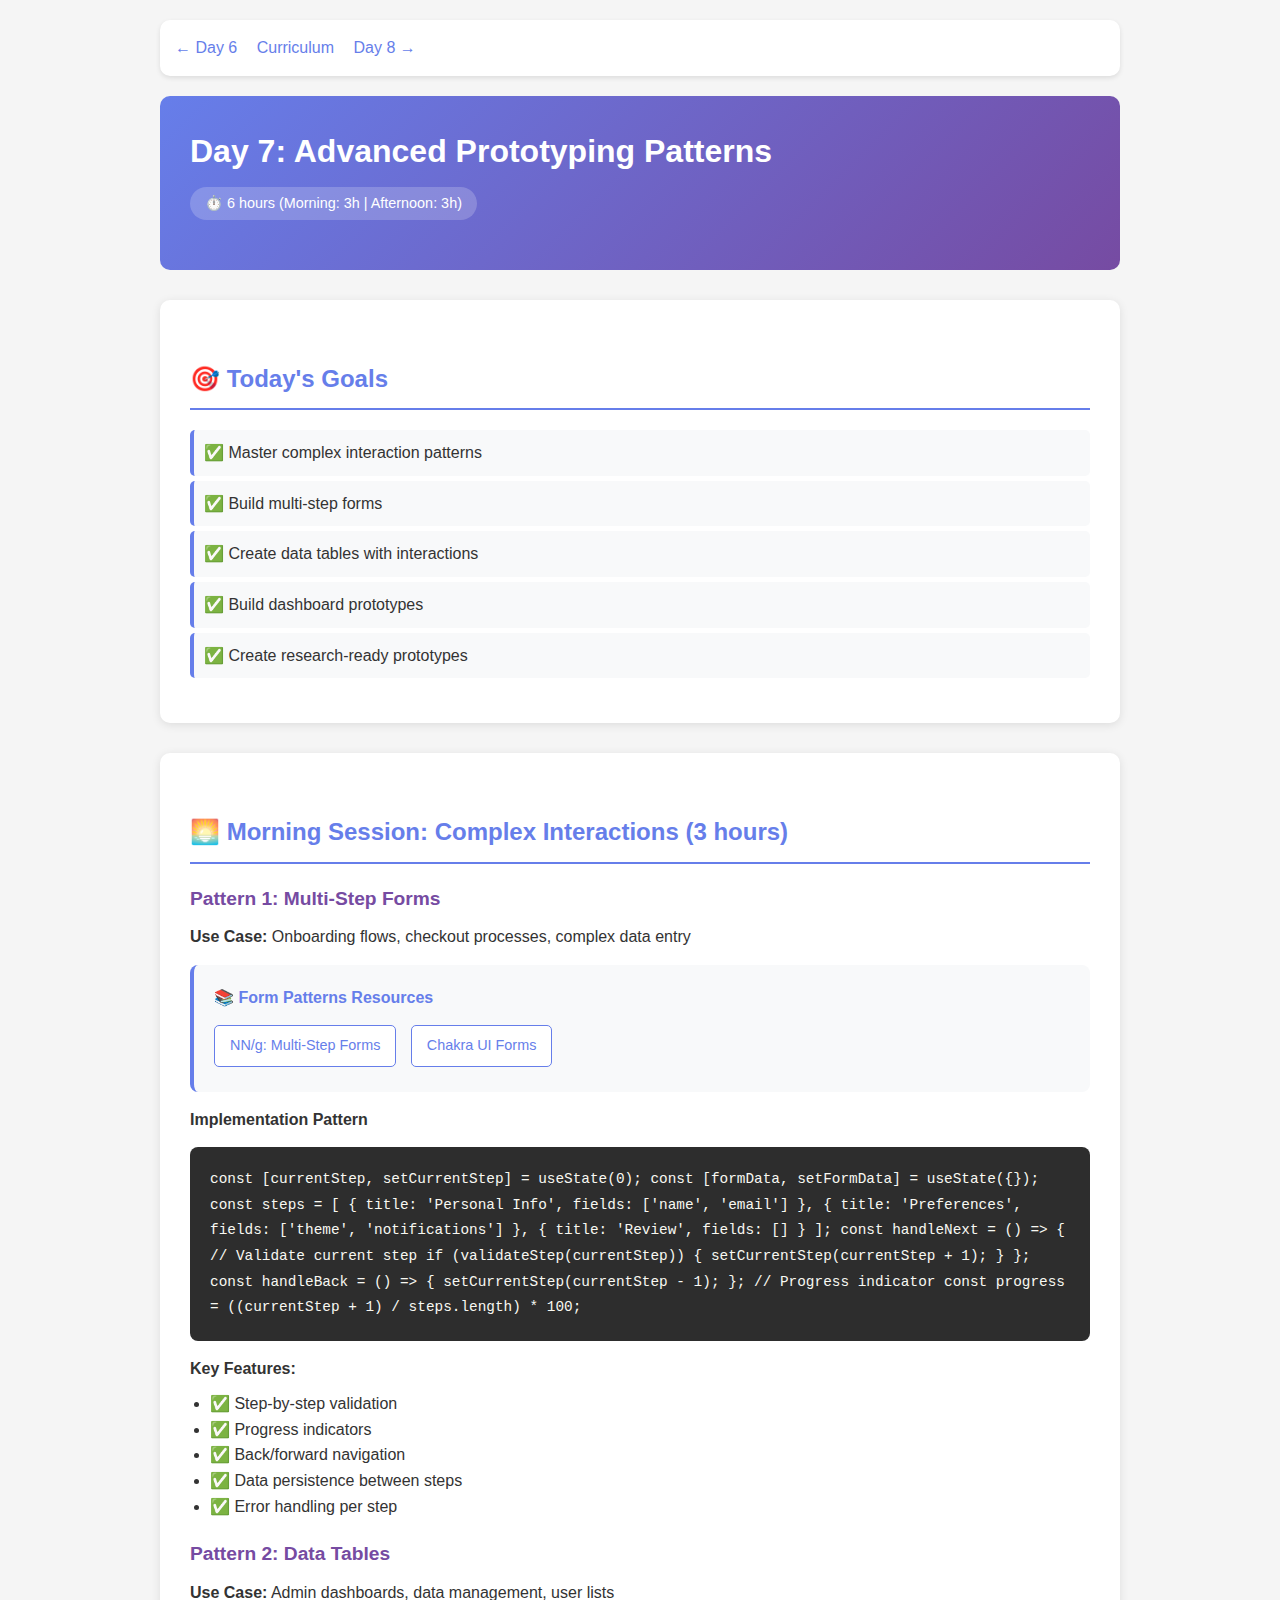
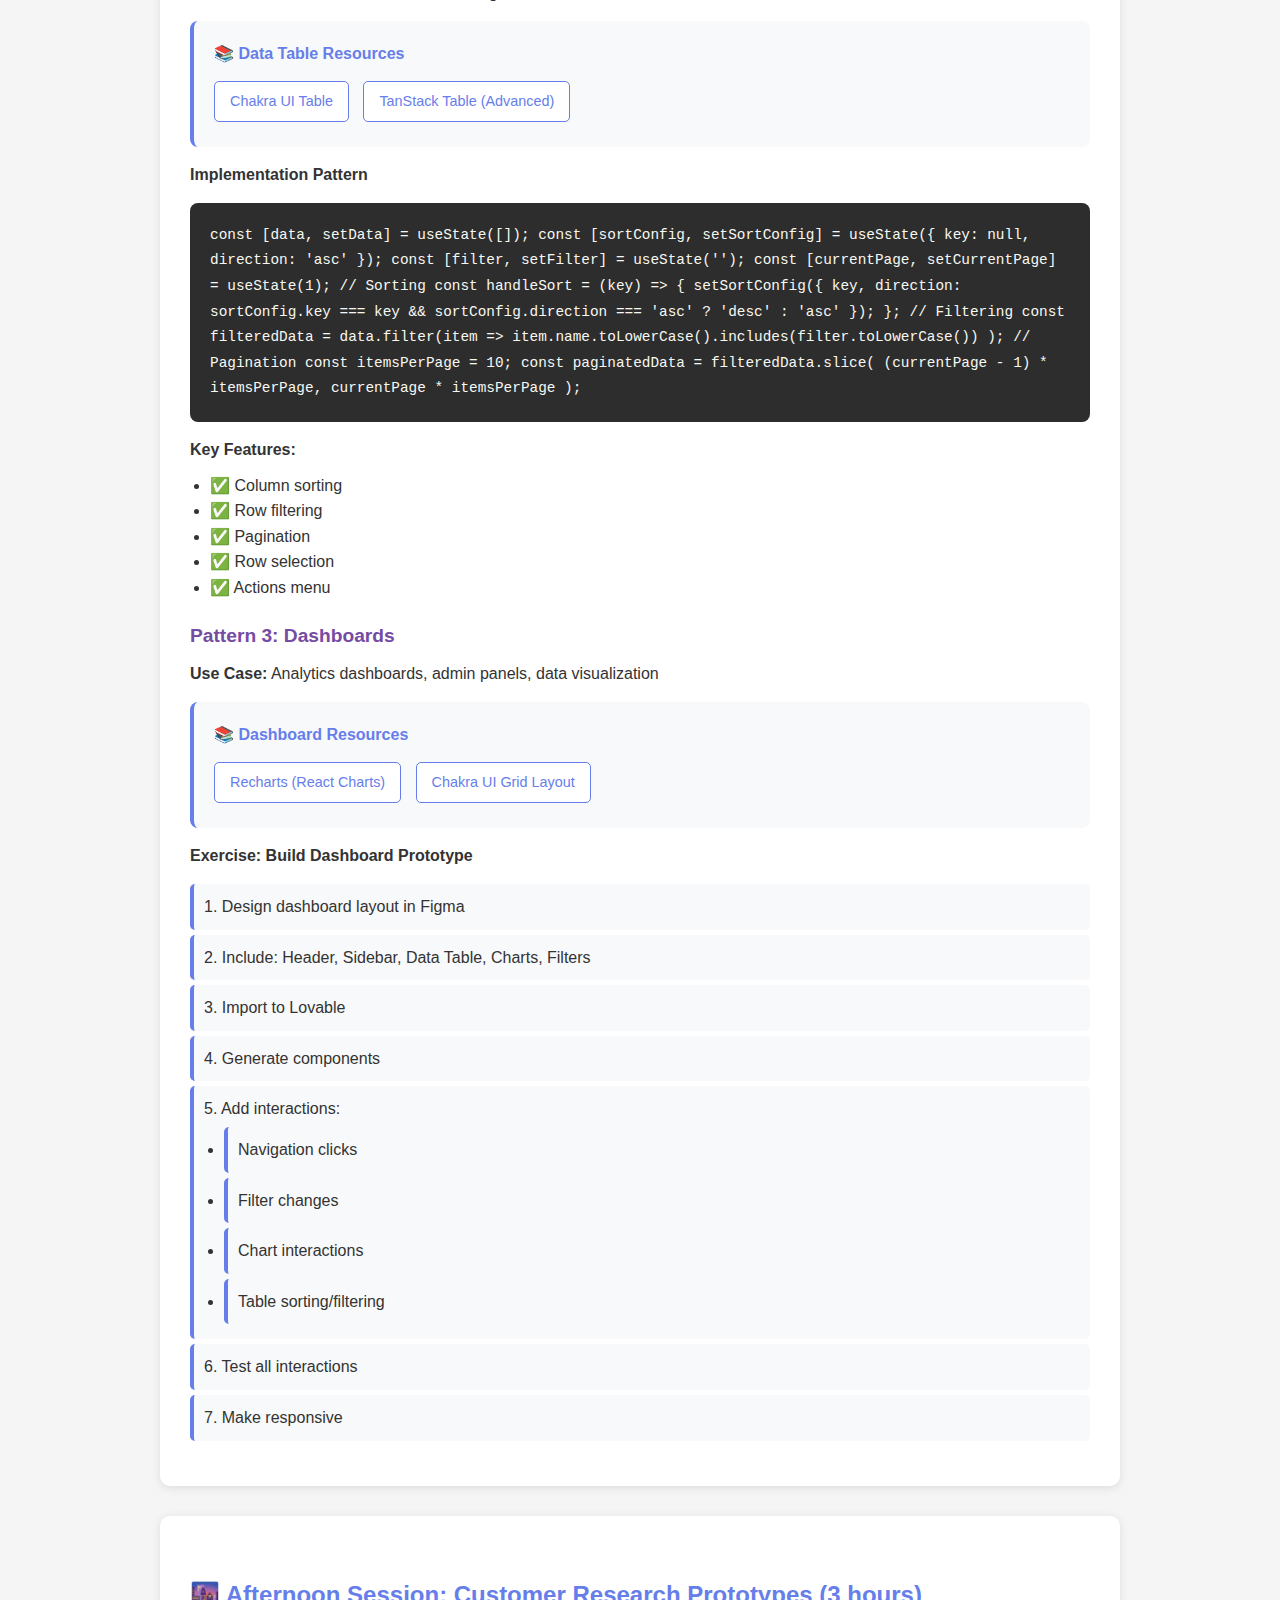
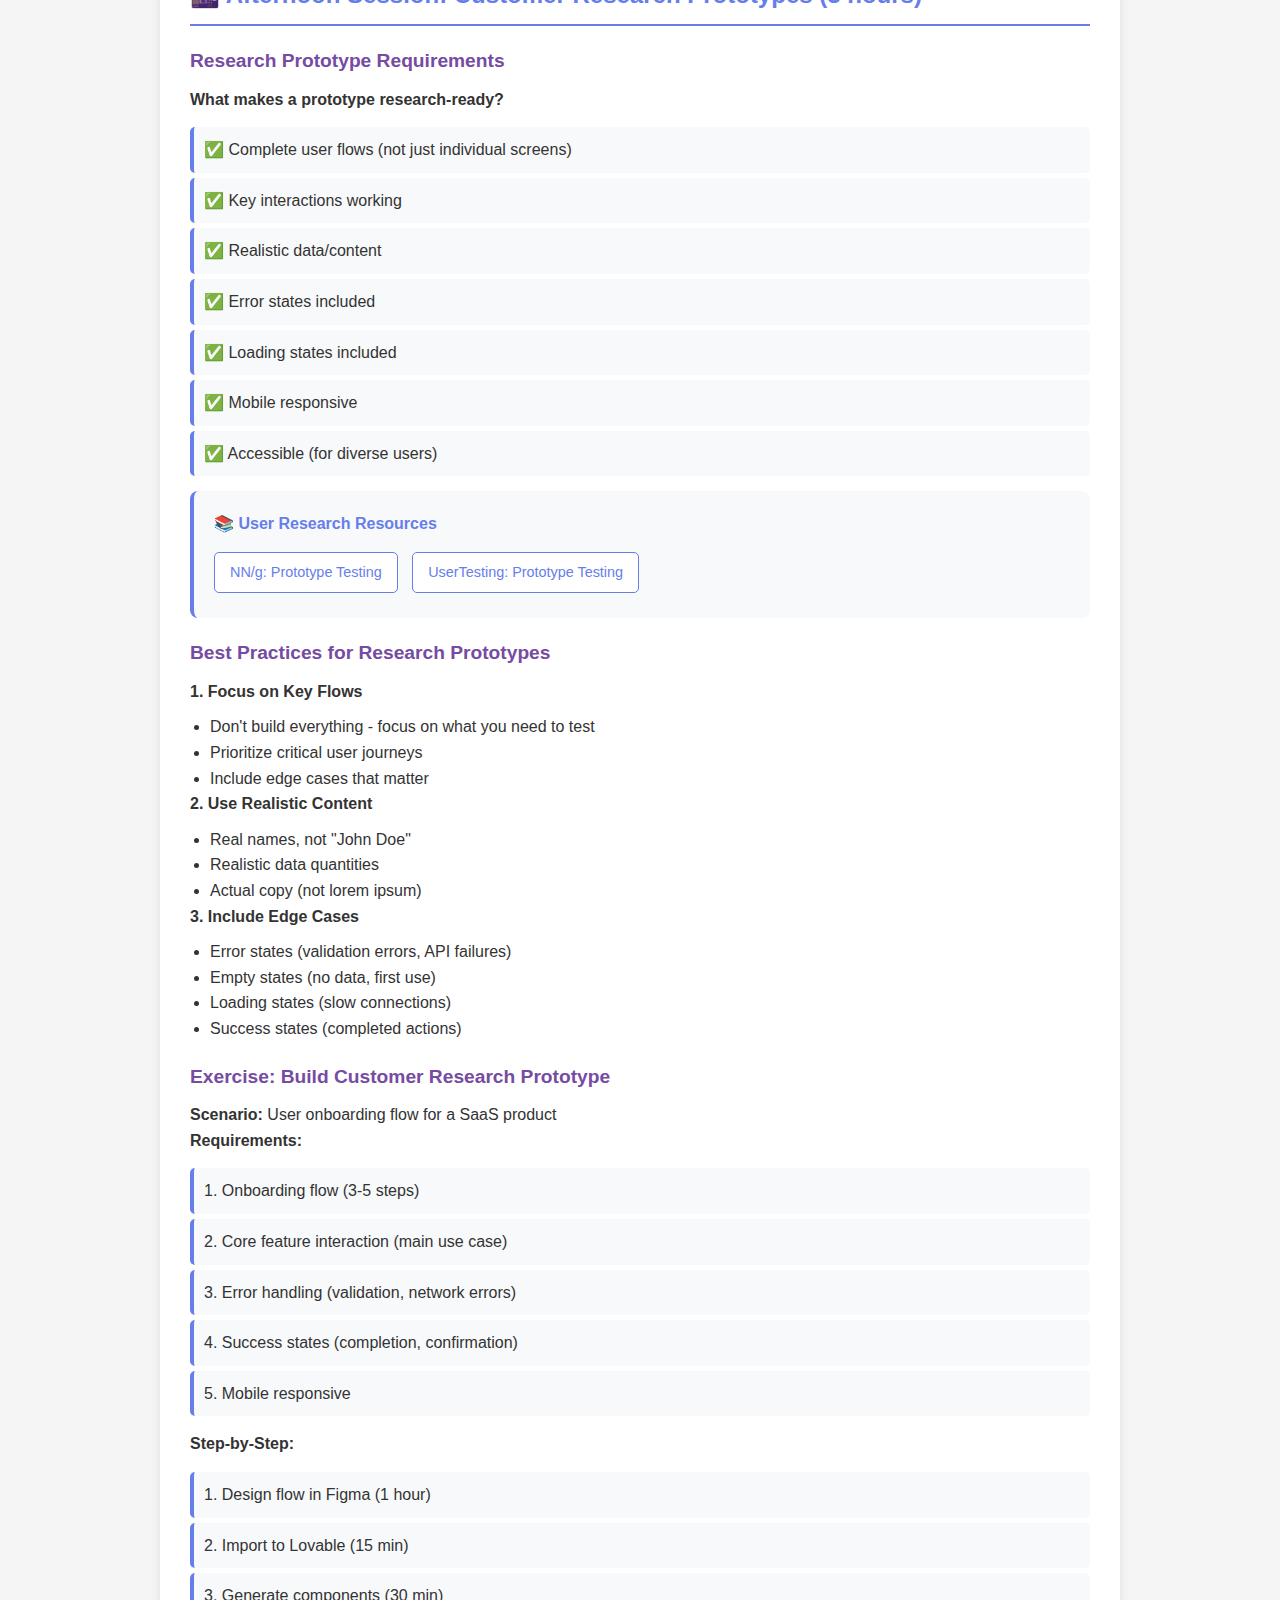
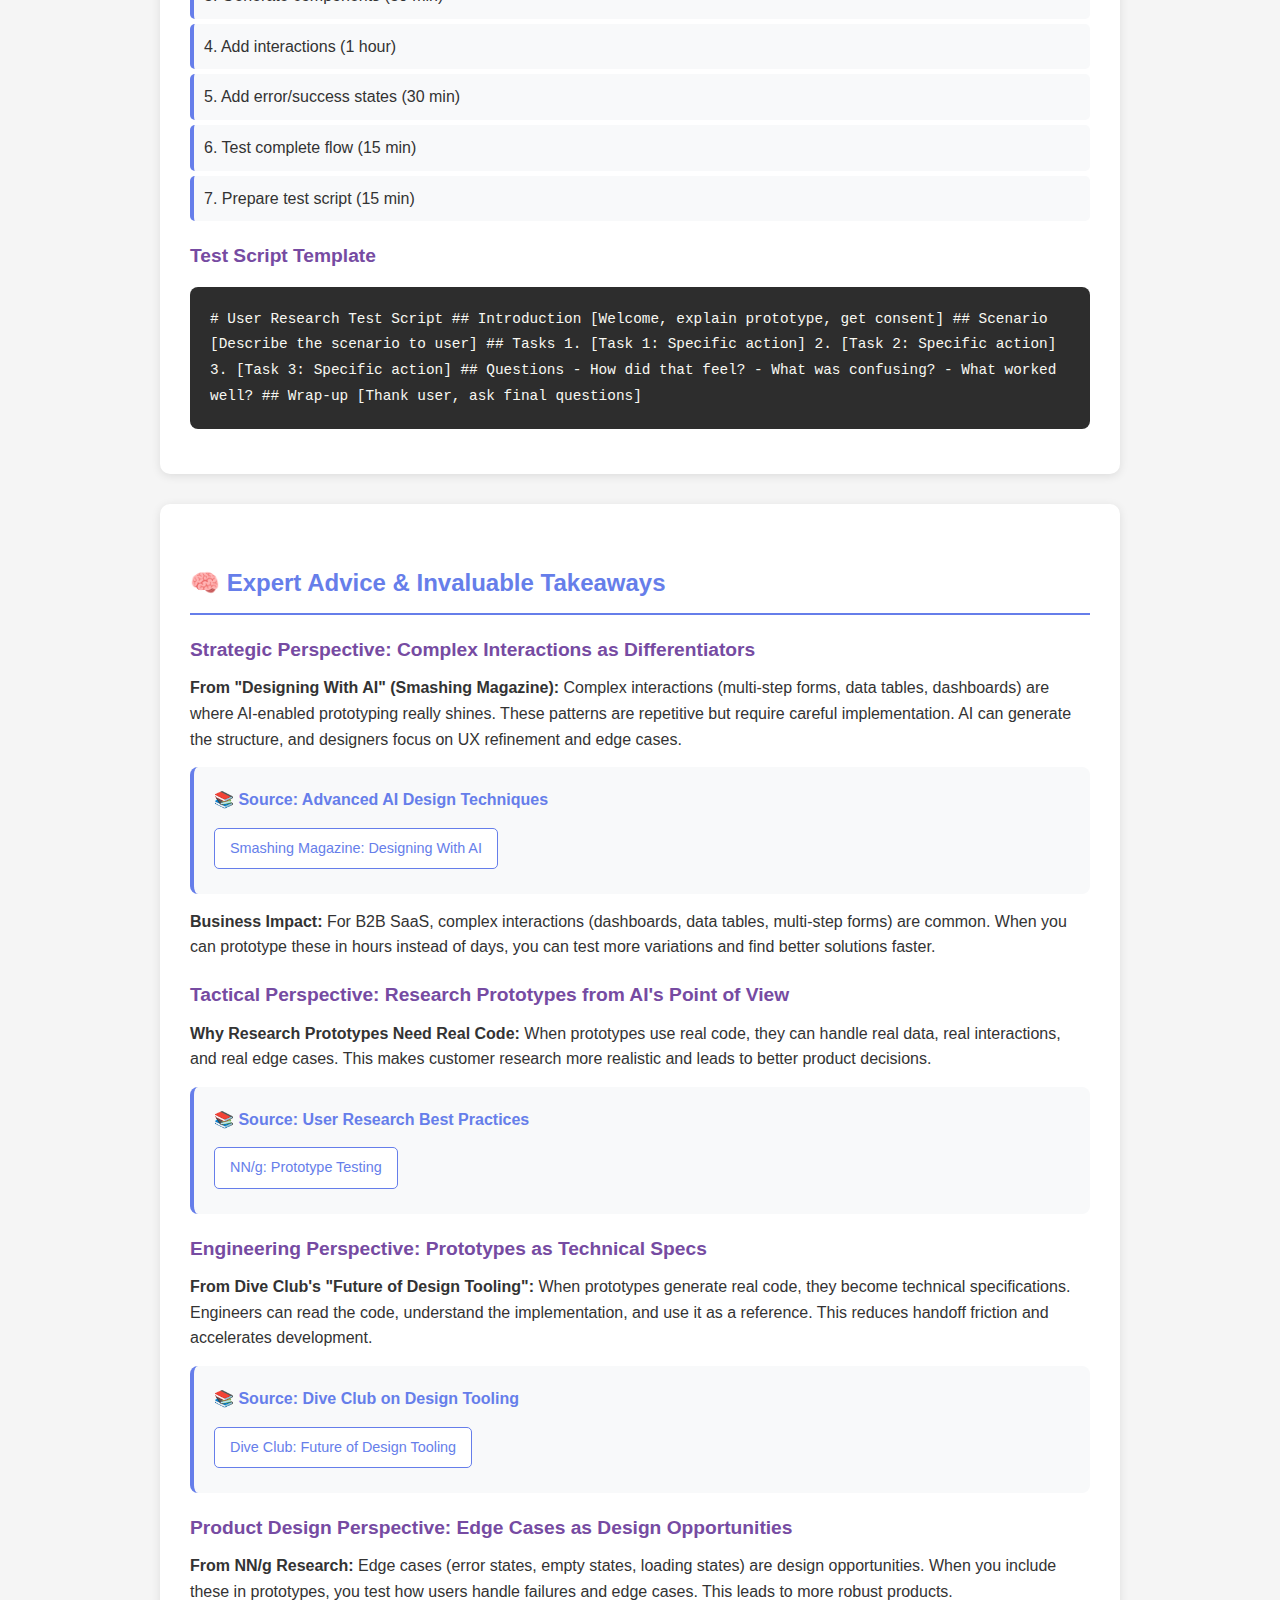
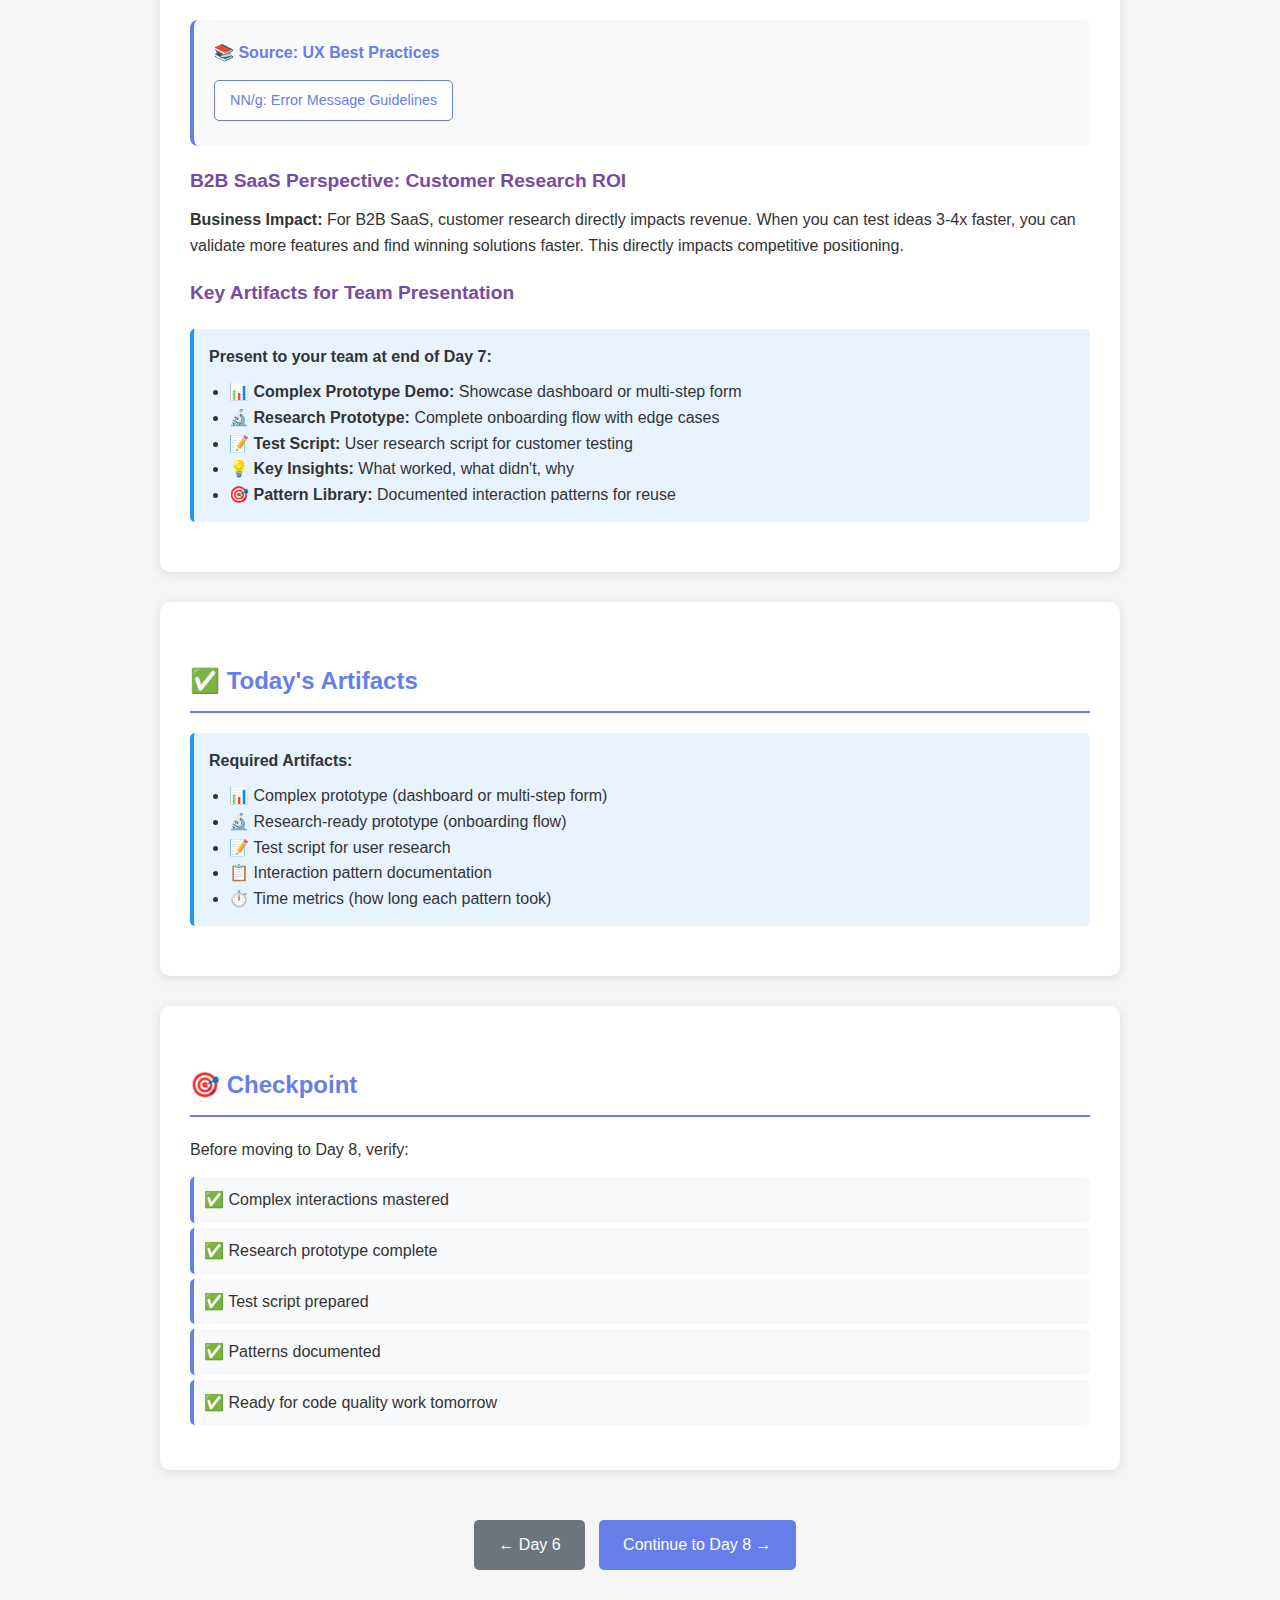
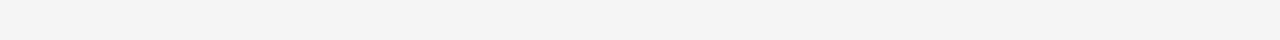
<file: day7.html>
<!DOCTYPE html>
<html lang="en">
<head>
    <meta charset="UTF-8">
    <meta name="viewport" content="width=device-width, initial-scale=1.0">
    <title>Day 7: Advanced Prototyping Patterns | AI Rapid Prototyping</title>
    <link rel="stylesheet" href="styles.css">
</head>
<body>
    <div class="container">
        <div class="nav">
            <a href="day6.html">← Day 6</a>
            <a href="index.html">Curriculum</a>
            <a href="day8.html">Day 8 →</a>
        </div>
        
        <header>
            <h1>Day 7: Advanced Prototyping Patterns</h1>
            <span class="time-badge">⏱️ 6 hours (Morning: 3h | Afternoon: 3h)</span>
        </header>
        
        <div class="section">
            <h2>🎯 Today's Goals</h2>
            <ul class="checklist">
                <li>✅ Master complex interaction patterns</li>
                <li>✅ Build multi-step forms</li>
                <li>✅ Create data tables with interactions</li>
                <li>✅ Build dashboard prototypes</li>
                <li>✅ Create research-ready prototypes</li>
            </ul>
        </div>
        
        <div class="section">
            <h2>🌅 Morning Session: Complex Interactions (3 hours)</h2>
            
            <h3>Pattern 1: Multi-Step Forms</h3>
            <p><strong>Use Case:</strong> Onboarding flows, checkout processes, complex data entry</p>
            
            <div class="resource-card">
                <h4>📚 Form Patterns Resources</h4>
                <a href="https://www.nngroup.com/articles/multi-step-forms/" target="_blank" class="resource-link">NN/g: Multi-Step Forms</a>
                <a href="https://chakra-ui.com/docs/components/form-control" target="_blank" class="resource-link">Chakra UI Forms</a>
            </div>
            
            <h4>Implementation Pattern</h4>
            <div class="code-block">
<code>const [currentStep, setCurrentStep] = useState(0);
const [formData, setFormData] = useState({});

const steps = [
  { title: 'Personal Info', fields: ['name', 'email'] },
  { title: 'Preferences', fields: ['theme', 'notifications'] },
  { title: 'Review', fields: [] }
];

const handleNext = () => {
  // Validate current step
  if (validateStep(currentStep)) {
    setCurrentStep(currentStep + 1);
  }
};

const handleBack = () => {
  setCurrentStep(currentStep - 1);
};

// Progress indicator
const progress = ((currentStep + 1) / steps.length) * 100;</code>
            </div>
            
            <h4>Key Features:</h4>
            <ul style="margin-left: 20px; margin-top: 10px;">
                <li>✅ Step-by-step validation</li>
                <li>✅ Progress indicators</li>
                <li>✅ Back/forward navigation</li>
                <li>✅ Data persistence between steps</li>
                <li>✅ Error handling per step</li>
            </ul>
            
            <h3>Pattern 2: Data Tables</h3>
            <p><strong>Use Case:</strong> Admin dashboards, data management, user lists</p>
            
            <div class="resource-card">
                <h4>📚 Data Table Resources</h4>
                <a href="https://chakra-ui.com/docs/components/table" target="_blank" class="resource-link">Chakra UI Table</a>
                <a href="https://tanstack.com/table" target="_blank" class="resource-link">TanStack Table (Advanced)</a>
            </div>
            
            <h4>Implementation Pattern</h4>
            <div class="code-block">
<code>const [data, setData] = useState([]);
const [sortConfig, setSortConfig] = useState({ key: null, direction: 'asc' });
const [filter, setFilter] = useState('');
const [currentPage, setCurrentPage] = useState(1);

// Sorting
const handleSort = (key) => {
  setSortConfig({
    key,
    direction: sortConfig.key === key && sortConfig.direction === 'asc' 
      ? 'desc' 
      : 'asc'
  });
};

// Filtering
const filteredData = data.filter(item => 
  item.name.toLowerCase().includes(filter.toLowerCase())
);

// Pagination
const itemsPerPage = 10;
const paginatedData = filteredData.slice(
  (currentPage - 1) * itemsPerPage,
  currentPage * itemsPerPage
);</code>
            </div>
            
            <h4>Key Features:</h4>
            <ul style="margin-left: 20px; margin-top: 10px;">
                <li>✅ Column sorting</li>
                <li>✅ Row filtering</li>
                <li>✅ Pagination</li>
                <li>✅ Row selection</li>
                <li>✅ Actions menu</li>
            </ul>
            
            <h3>Pattern 3: Dashboards</h3>
            <p><strong>Use Case:</strong> Analytics dashboards, admin panels, data visualization</p>
            
            <div class="resource-card">
                <h4>📚 Dashboard Resources</h4>
                <a href="https://recharts.org" target="_blank" class="resource-link">Recharts (React Charts)</a>
                <a href="https://chakra-ui.com/docs/components/grid" target="_blank" class="resource-link">Chakra UI Grid Layout</a>
            </div>
            
            <h4>Exercise: Build Dashboard Prototype</h4>
            <div class="checklist">
                <li>1. Design dashboard layout in Figma</li>
                <li>2. Include: Header, Sidebar, Data Table, Charts, Filters</li>
                <li>3. Import to Lovable</li>
                <li>4. Generate components</li>
                <li>5. Add interactions:
                    <ul style="margin-left: 20px; margin-top: 5px;">
                        <li>Navigation clicks</li>
                        <li>Filter changes</li>
                        <li>Chart interactions</li>
                        <li>Table sorting/filtering</li>
                    </ul>
                </li>
                <li>6. Test all interactions</li>
                <li>7. Make responsive</li>
            </div>
        </div>
        
        <div class="section">
            <h2>🌆 Afternoon Session: Customer Research Prototypes (3 hours)</h2>
            
            <h3>Research Prototype Requirements</h3>
            <p><strong>What makes a prototype research-ready?</strong></p>
            
            <div class="checklist">
                <li>✅ Complete user flows (not just individual screens)</li>
                <li>✅ Key interactions working</li>
                <li>✅ Realistic data/content</li>
                <li>✅ Error states included</li>
                <li>✅ Loading states included</li>
                <li>✅ Mobile responsive</li>
                <li>✅ Accessible (for diverse users)</li>
            </div>
            
            <div class="resource-card">
                <h4>📚 User Research Resources</h4>
                <a href="https://www.nngroup.com/articles/prototype-testing/" target="_blank" class="resource-link">NN/g: Prototype Testing</a>
                <a href="https://www.usertesting.com/blog/prototype-testing" target="_blank" class="resource-link">UserTesting: Prototype Testing</a>
            </div>
            
            <h3>Best Practices for Research Prototypes</h3>
            <p><strong>1. Focus on Key Flows</strong></p>
            <ul style="margin-left: 20px; margin-top: 10px;">
                <li>Don't build everything - focus on what you need to test</li>
                <li>Prioritize critical user journeys</li>
                <li>Include edge cases that matter</li>
            </ul>
            
            <p><strong>2. Use Realistic Content</strong></p>
            <ul style="margin-left: 20px; margin-top: 10px;">
                <li>Real names, not "John Doe"</li>
                <li>Realistic data quantities</li>
                <li>Actual copy (not lorem ipsum)</li>
            </ul>
            
            <p><strong>3. Include Edge Cases</strong></p>
            <ul style="margin-left: 20px; margin-top: 10px;">
                <li>Error states (validation errors, API failures)</li>
                <li>Empty states (no data, first use)</li>
                <li>Loading states (slow connections)</li>
                <li>Success states (completed actions)</li>
            </ul>
            
            <h3>Exercise: Build Customer Research Prototype</h3>
            <p><strong>Scenario:</strong> User onboarding flow for a SaaS product</p>
            
            <h4>Requirements:</h4>
            <div class="checklist">
                <li>1. Onboarding flow (3-5 steps)</li>
                <li>2. Core feature interaction (main use case)</li>
                <li>3. Error handling (validation, network errors)</li>
                <li>4. Success states (completion, confirmation)</li>
                <li>5. Mobile responsive</li>
            </div>
            
            <h4>Step-by-Step:</h4>
            <div class="checklist">
                <li>1. Design flow in Figma (1 hour)</li>
                <li>2. Import to Lovable (15 min)</li>
                <li>3. Generate components (30 min)</li>
                <li>4. Add interactions (1 hour)</li>
                <li>5. Add error/success states (30 min)</li>
                <li>6. Test complete flow (15 min)</li>
                <li>7. Prepare test script (15 min)</li>
            </div>
            
            <h3>Test Script Template</h3>
            <div class="code-block">
<code># User Research Test Script

## Introduction
[Welcome, explain prototype, get consent]

## Scenario
[Describe the scenario to user]

## Tasks
1. [Task 1: Specific action]
2. [Task 2: Specific action]
3. [Task 3: Specific action]

## Questions
- How did that feel?
- What was confusing?
- What worked well?

## Wrap-up
[Thank user, ask final questions]</code>
            </div>
        </div>
        
        <div class="section">
            <h2>🧠 Expert Advice & Invaluable Takeaways</h2>
            
            <h3>Strategic Perspective: Complex Interactions as Differentiators</h3>
            <p><strong>From "Designing With AI" (Smashing Magazine):</strong> Complex interactions (multi-step forms, data tables, dashboards) are where AI-enabled prototyping really shines. These patterns are repetitive but require careful implementation. AI can generate the structure, and designers focus on UX refinement and edge cases.</p>
            
            <div class="resource-card">
                <h4>📚 Source: Advanced AI Design Techniques</h4>
                <a href="https://www.smashingmagazine.com/2025/08/designing-with-ai-practical-techniques-product-design/" target="_blank" class="resource-link">Smashing Magazine: Designing With AI</a>
            </div>
            
            <p><strong>Business Impact:</strong> For B2B SaaS, complex interactions (dashboards, data tables, multi-step forms) are common. When you can prototype these in hours instead of days, you can test more variations and find better solutions faster.</p>
            
            <h3>Tactical Perspective: Research Prototypes from AI's Point of View</h3>
            <p><strong>Why Research Prototypes Need Real Code:</strong> When prototypes use real code, they can handle real data, real interactions, and real edge cases. This makes customer research more realistic and leads to better product decisions.</p>
            
            <div class="resource-card">
                <h4>📚 Source: User Research Best Practices</h4>
                <a href="https://www.nngroup.com/articles/prototype-testing/" target="_blank" class="resource-link">NN/g: Prototype Testing</a>
            </div>
            
            <h3>Engineering Perspective: Prototypes as Technical Specs</h3>
            <p><strong>From Dive Club's "Future of Design Tooling":</strong> When prototypes generate real code, they become technical specifications. Engineers can read the code, understand the implementation, and use it as a reference. This reduces handoff friction and accelerates development.</p>
            
            <div class="resource-card">
                <h4>📚 Source: Dive Club on Design Tooling</h4>
                <a href="https://www.dive.club/ideas/the-future-of-design-tooling" target="_blank" class="resource-link">Dive Club: Future of Design Tooling</a>
            </div>
            
            <h3>Product Design Perspective: Edge Cases as Design Opportunities</h3>
            <p><strong>From NN/g Research:</strong> Edge cases (error states, empty states, loading states) are design opportunities. When you include these in prototypes, you test how users handle failures and edge cases. This leads to more robust products.</p>
            
            <div class="resource-card">
                <h4>📚 Source: UX Best Practices</h4>
                <a href="https://www.nngroup.com/articles/error-message-guidelines/" target="_blank" class="resource-link">NN/g: Error Message Guidelines</a>
            </div>
            
            <h3>B2B SaaS Perspective: Customer Research ROI</h3>
            <p><strong>Business Impact:</strong> For B2B SaaS, customer research directly impacts revenue. When you can test ideas 3-4x faster, you can validate more features and find winning solutions faster. This directly impacts competitive positioning.</p>
            
            <h3>Key Artifacts for Team Presentation</h3>
            <div class="artifact-box">
                <p><strong>Present to your team at end of Day 7:</strong></p>
                <ul style="margin-left: 20px; margin-top: 10px;">
                    <li>📊 <strong>Complex Prototype Demo:</strong> Showcase dashboard or multi-step form</li>
                    <li>🔬 <strong>Research Prototype:</strong> Complete onboarding flow with edge cases</li>
                    <li>📝 <strong>Test Script:</strong> User research script for customer testing</li>
                    <li>💡 <strong>Key Insights:</strong> What worked, what didn't, why</li>
                    <li>🎯 <strong>Pattern Library:</strong> Documented interaction patterns for reuse</li>
                </ul>
            </div>
        </div>
        
        <div class="section">
            <h2>✅ Today's Artifacts</h2>
            <div class="artifact-box">
                <p><strong>Required Artifacts:</strong></p>
                <ul style="margin-left: 20px; margin-top: 10px;">
                    <li>📊 Complex prototype (dashboard or multi-step form)</li>
                    <li>🔬 Research-ready prototype (onboarding flow)</li>
                    <li>📝 Test script for user research</li>
                    <li>📋 Interaction pattern documentation</li>
                    <li>⏱️ Time metrics (how long each pattern took)</li>
                </ul>
            </div>
        </div>
        
        <div class="section">
            <h2>🎯 Checkpoint</h2>
            <p>Before moving to Day 8, verify:</p>
            <ul class="checklist">
                <li>✅ Complex interactions mastered</li>
                <li>✅ Research prototype complete</li>
                <li>✅ Test script prepared</li>
                <li>✅ Patterns documented</li>
                <li>✅ Ready for code quality work tomorrow</li>
            </ul>
        </div>
        
        <div style="text-align: center; margin: 40px 0;">
            <a href="day6.html" class="btn btn-secondary">← Day 6</a>
            <a href="day8.html" class="btn">Continue to Day 8 →</a>
        </div>
    </div>
    <script src="script.js"></script>
</body>
</html>
</file>
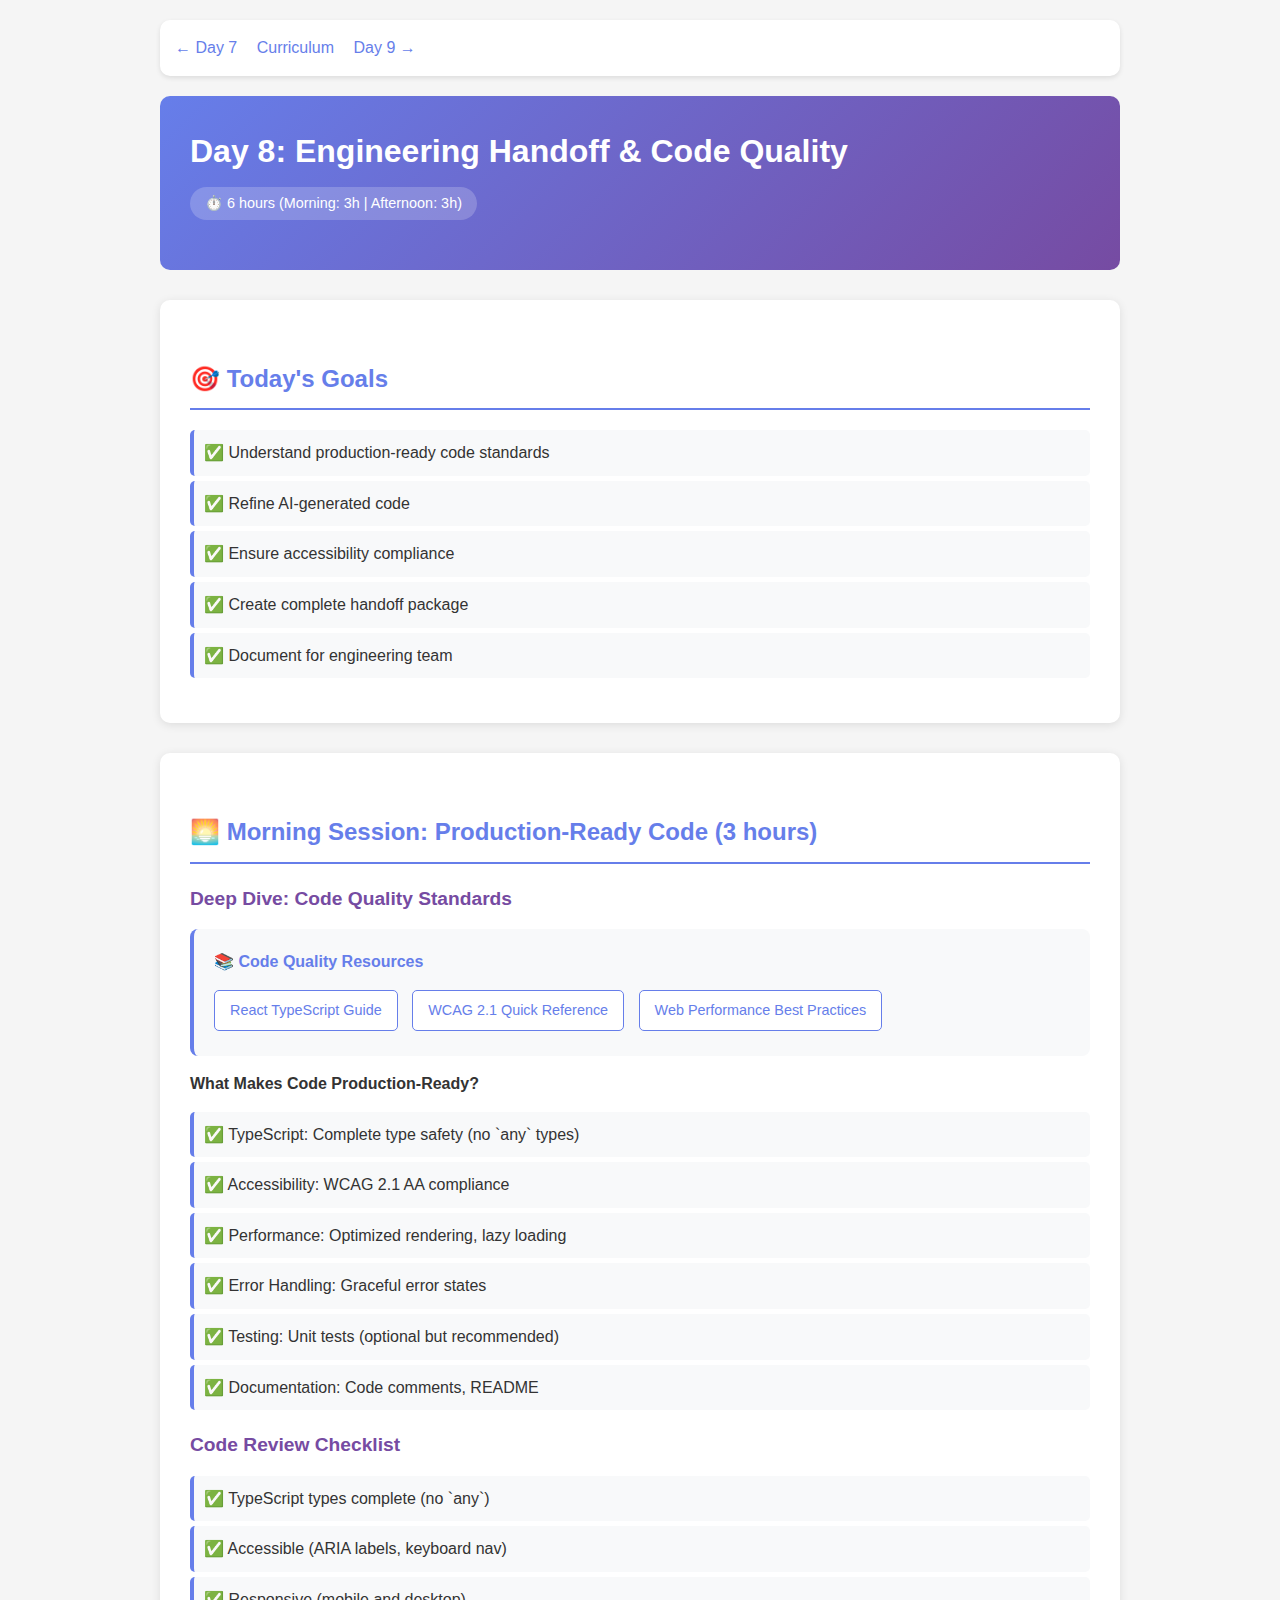
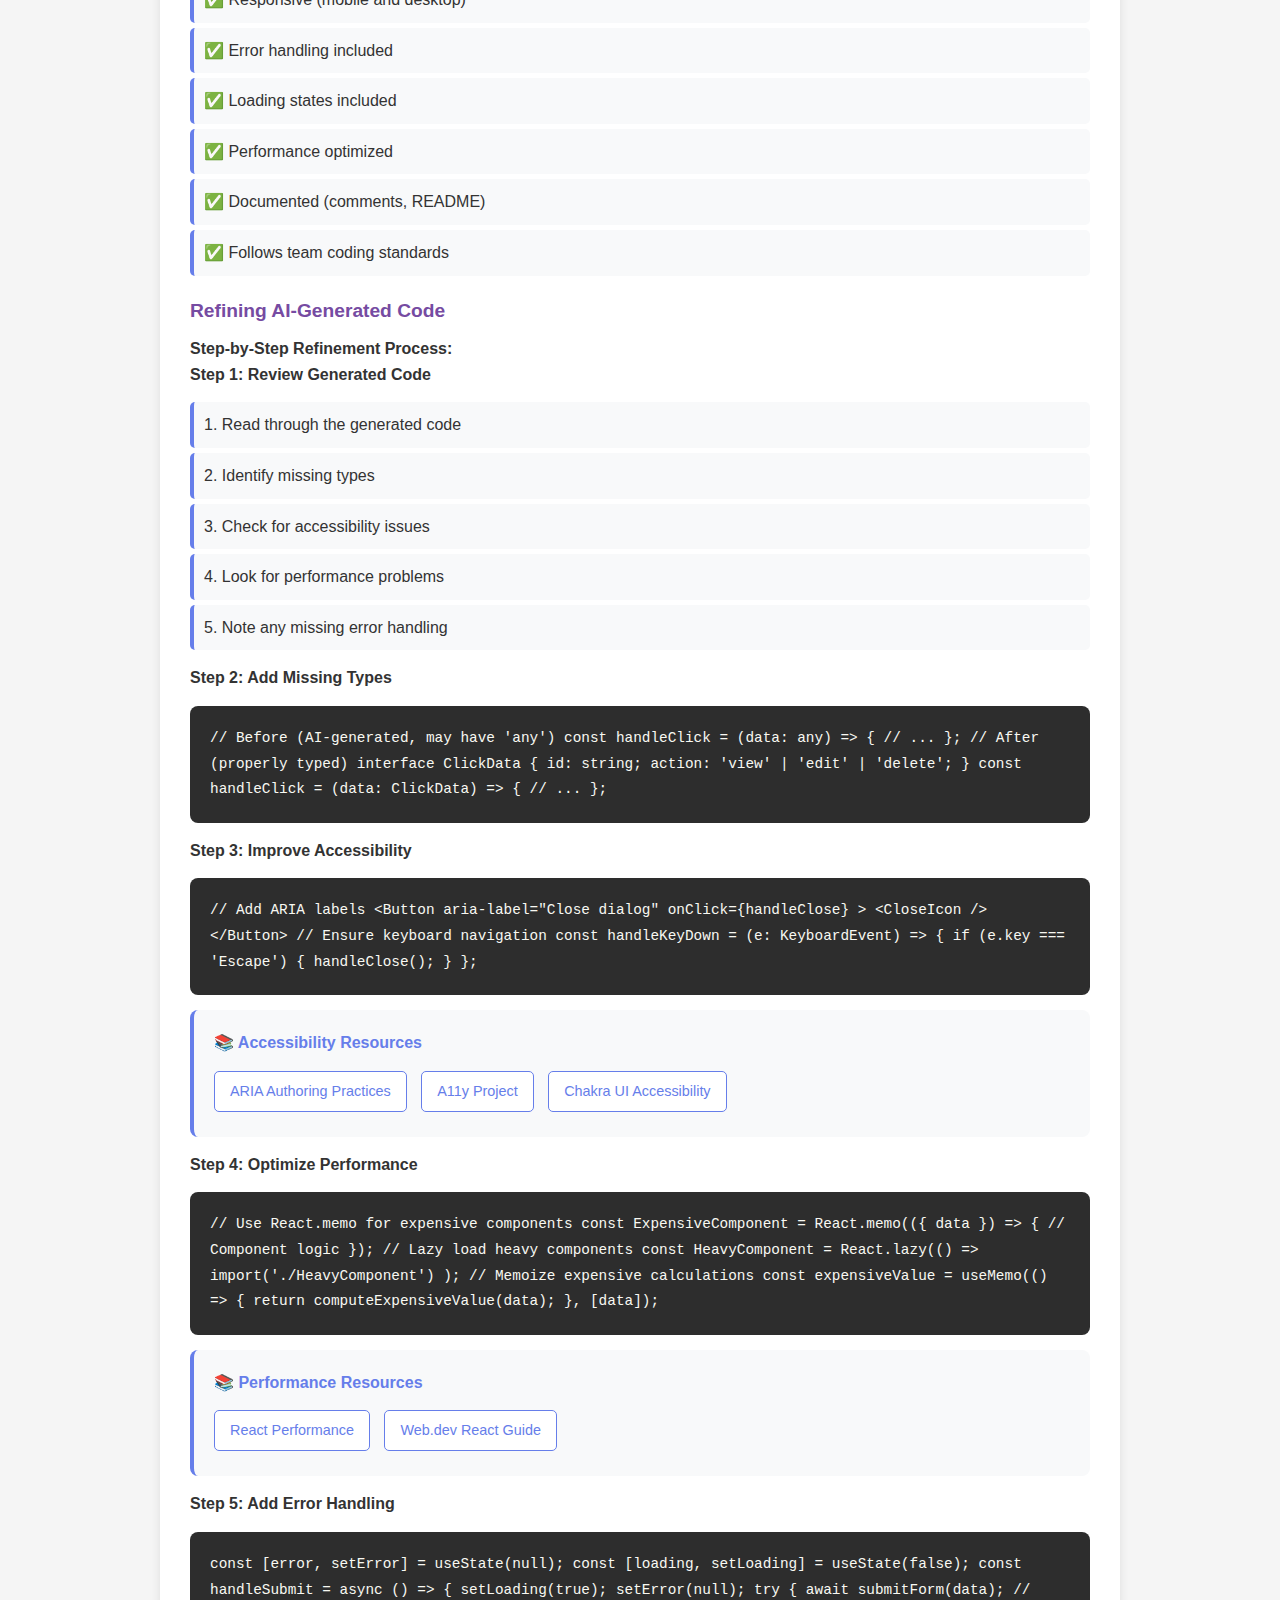
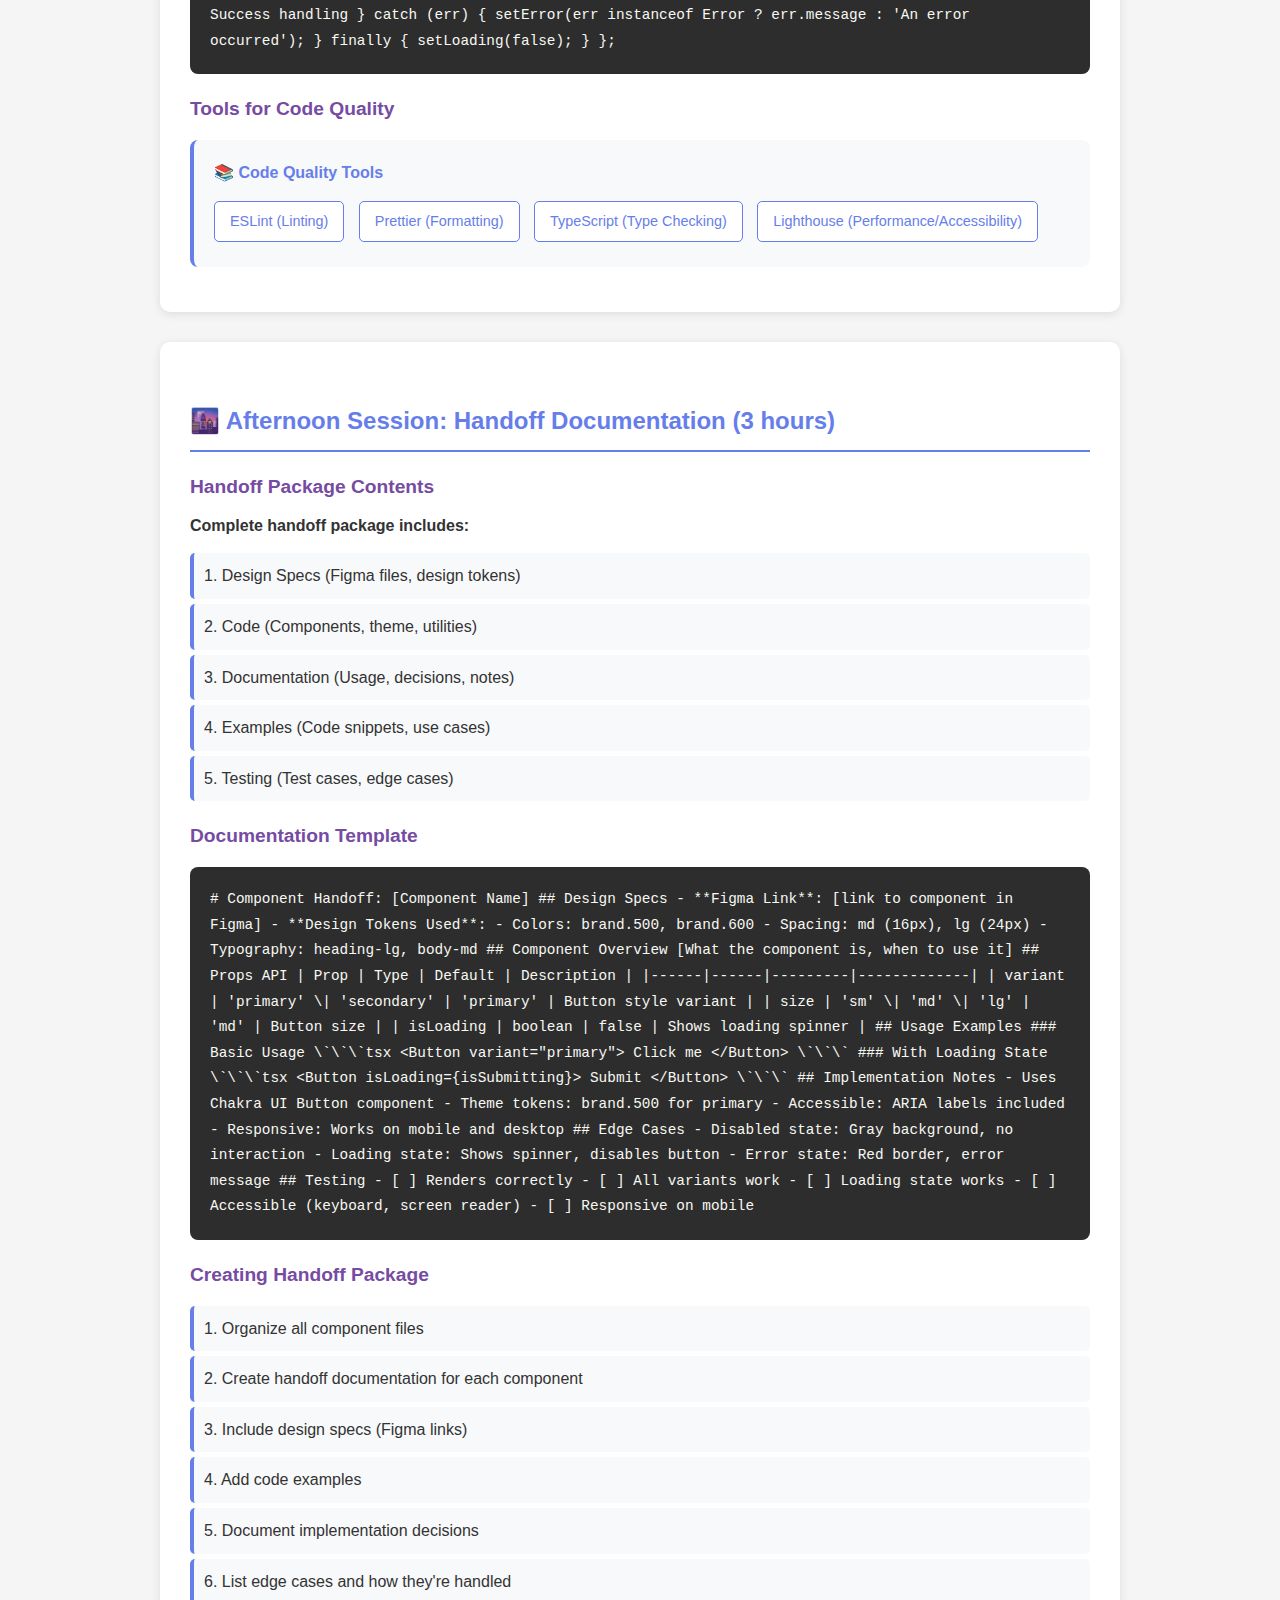
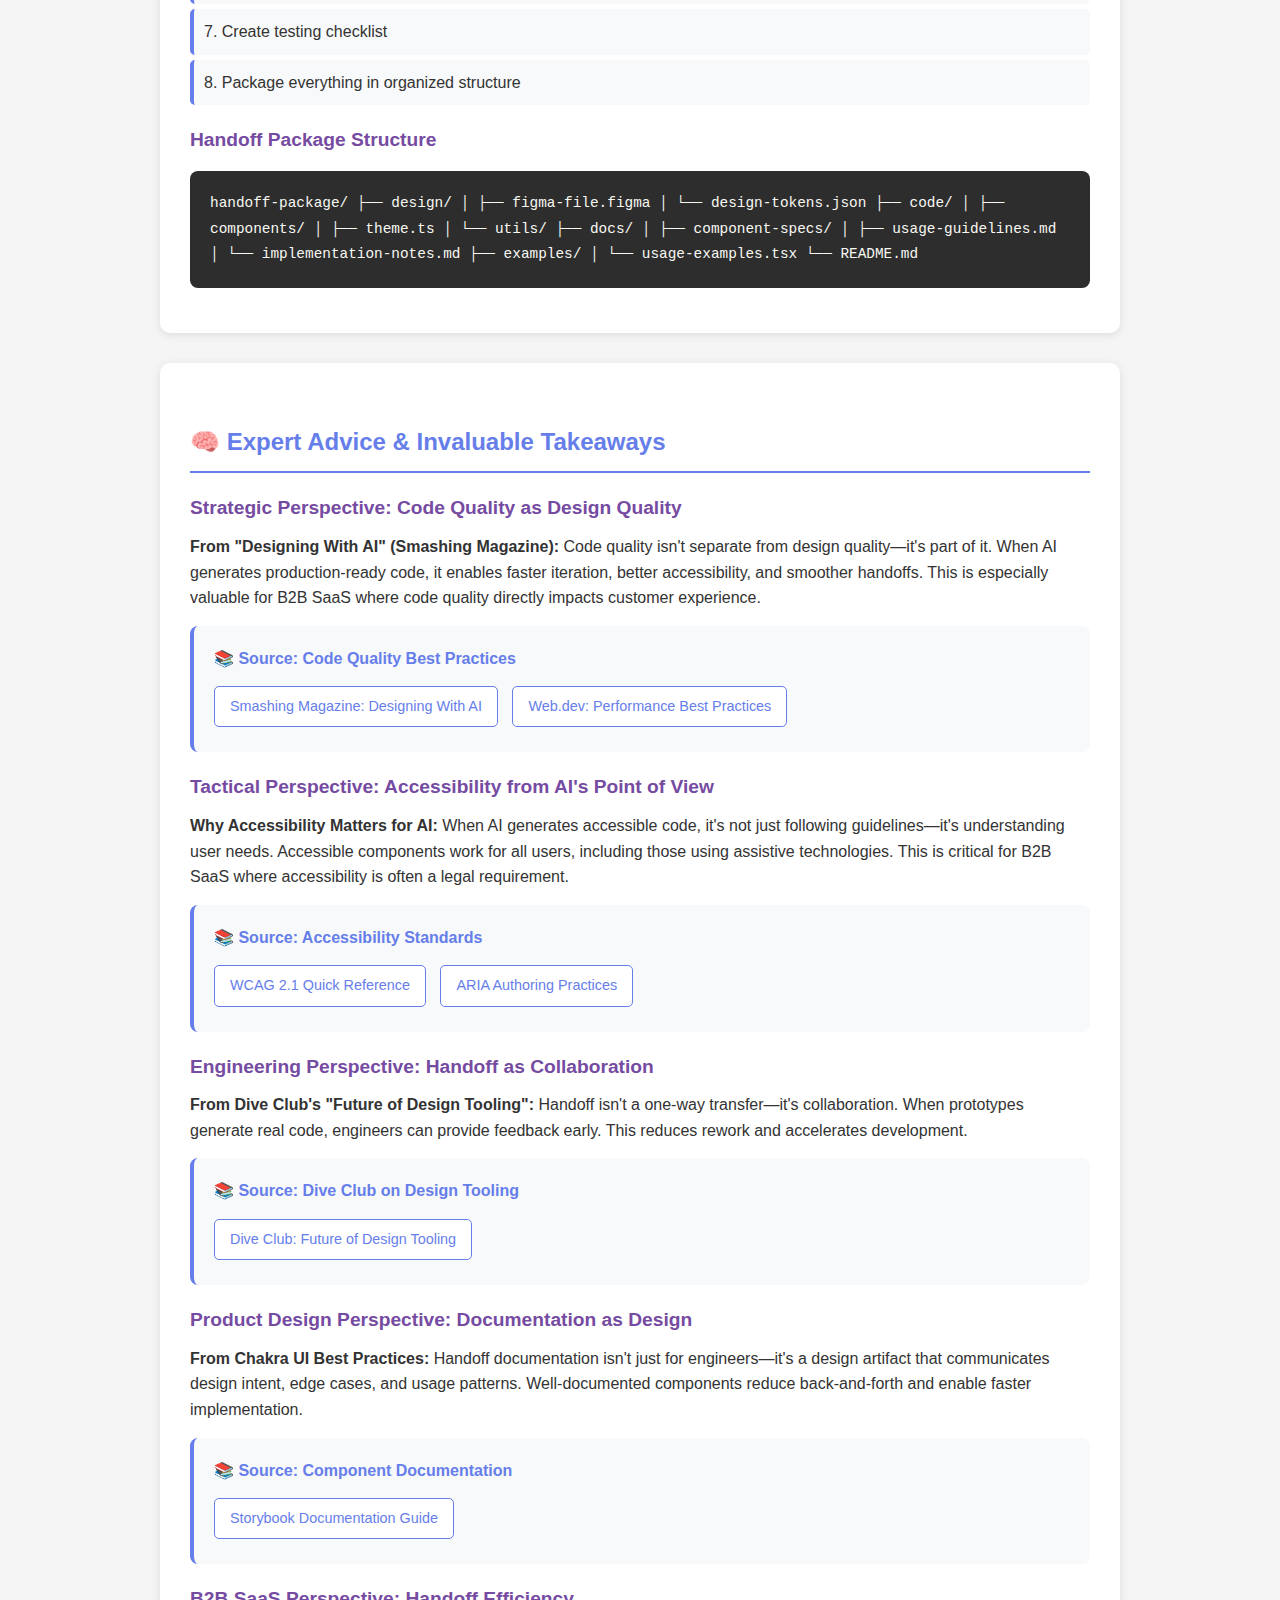
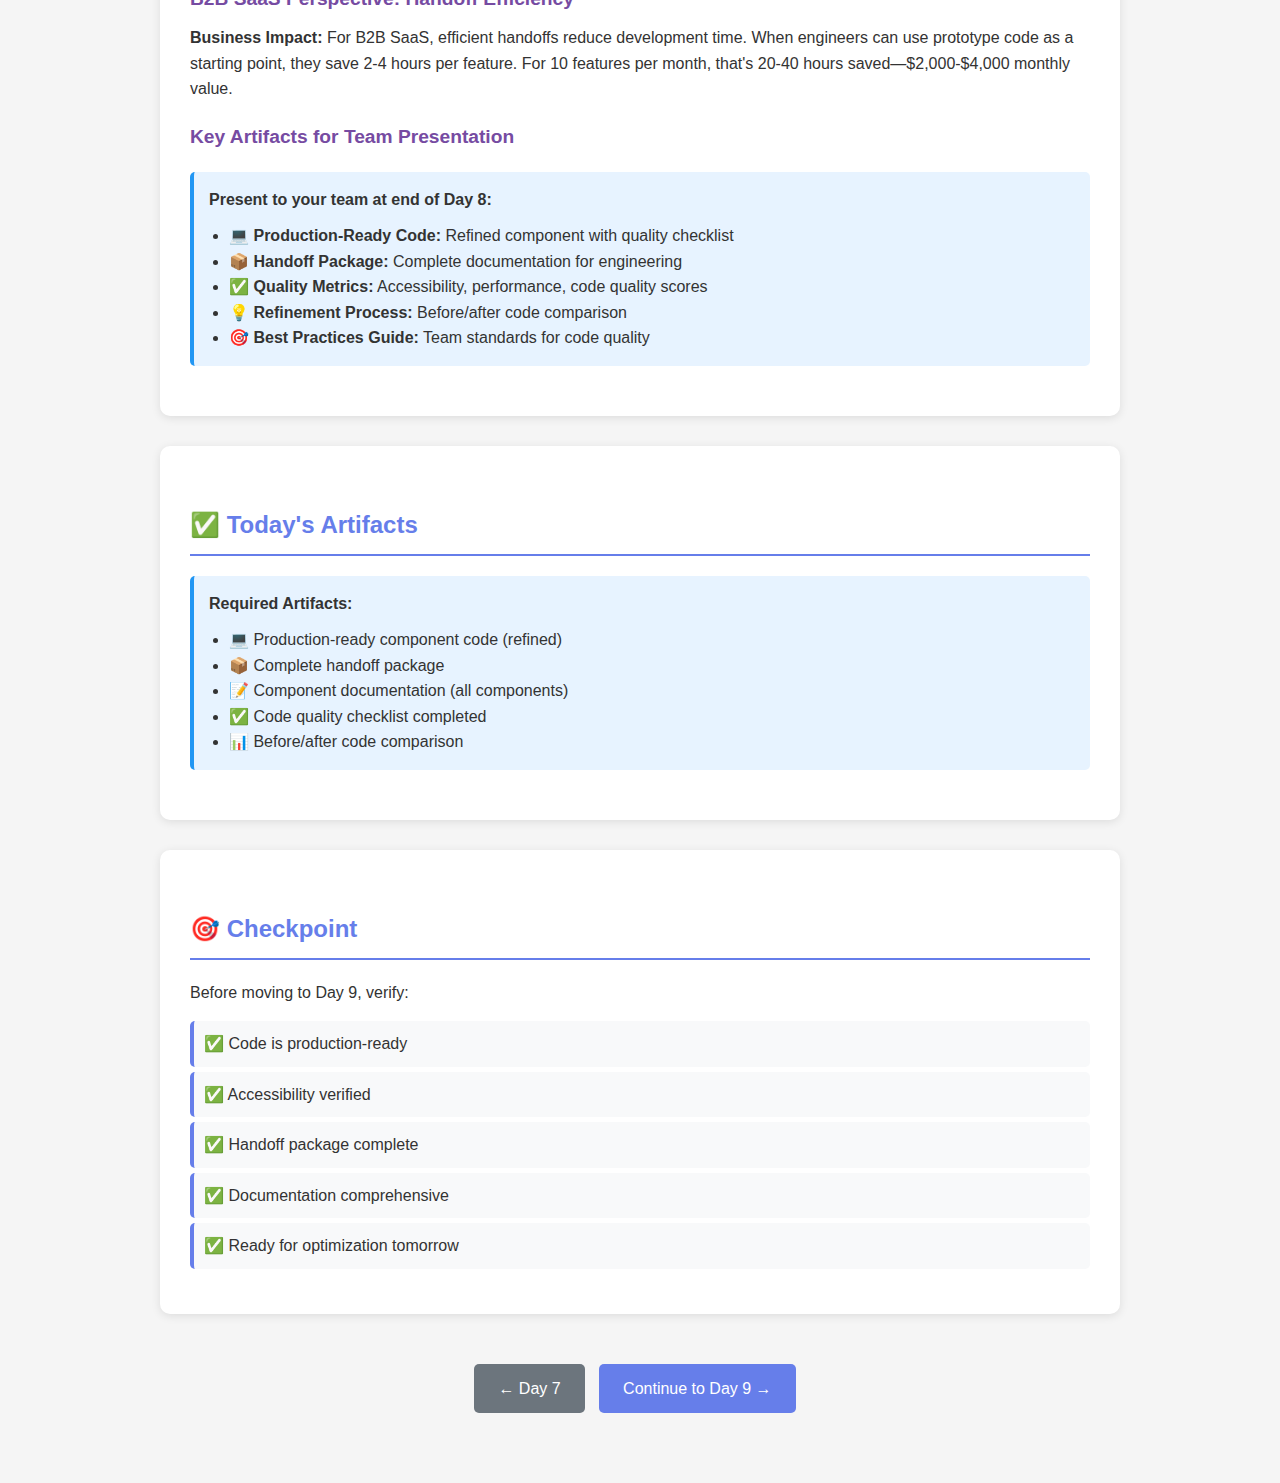
<file: day8.html>
<!DOCTYPE html>
<html lang="en">
<head>
    <meta charset="UTF-8">
    <meta name="viewport" content="width=device-width, initial-scale=1.0">
    <title>Day 8: Engineering Handoff & Code Quality | AI Rapid Prototyping</title>
    <link rel="stylesheet" href="styles.css">
</head>
<body>
    <div class="container">
        <div class="nav">
            <a href="day7.html">← Day 7</a>
            <a href="index.html">Curriculum</a>
            <a href="day9.html">Day 9 →</a>
        </div>
        
        <header>
            <h1>Day 8: Engineering Handoff & Code Quality</h1>
            <span class="time-badge">⏱️ 6 hours (Morning: 3h | Afternoon: 3h)</span>
        </header>
        
        <div class="section">
            <h2>🎯 Today's Goals</h2>
            <ul class="checklist">
                <li>✅ Understand production-ready code standards</li>
                <li>✅ Refine AI-generated code</li>
                <li>✅ Ensure accessibility compliance</li>
                <li>✅ Create complete handoff package</li>
                <li>✅ Document for engineering team</li>
            </ul>
        </div>
        
        <div class="section">
            <h2>🌅 Morning Session: Production-Ready Code (3 hours)</h2>
            
            <h3>Deep Dive: Code Quality Standards</h3>
            
            <div class="resource-card">
                <h4>📚 Code Quality Resources</h4>
                <a href="https://react.dev/learn/typescript" target="_blank" class="resource-link">React TypeScript Guide</a>
                <a href="https://www.w3.org/WAI/WCAG21/quickref/" target="_blank" class="resource-link">WCAG 2.1 Quick Reference</a>
                <a href="https://web.dev/performance/" target="_blank" class="resource-link">Web Performance Best Practices</a>
            </div>
            
            <h4>What Makes Code Production-Ready?</h4>
            <div class="checklist">
                <li>✅ TypeScript: Complete type safety (no `any` types)</li>
                <li>✅ Accessibility: WCAG 2.1 AA compliance</li>
                <li>✅ Performance: Optimized rendering, lazy loading</li>
                <li>✅ Error Handling: Graceful error states</li>
                <li>✅ Testing: Unit tests (optional but recommended)</li>
                <li>✅ Documentation: Code comments, README</li>
            </div>
            
            <h3>Code Review Checklist</h3>
            <div class="checklist">
                <li>✅ TypeScript types complete (no `any`)</li>
                <li>✅ Accessible (ARIA labels, keyboard nav)</li>
                <li>✅ Responsive (mobile and desktop)</li>
                <li>✅ Error handling included</li>
                <li>✅ Loading states included</li>
                <li>✅ Performance optimized</li>
                <li>✅ Documented (comments, README)</li>
                <li>✅ Follows team coding standards</li>
            </div>
            
            <h3>Refining AI-Generated Code</h3>
            <p><strong>Step-by-Step Refinement Process:</strong></p>
            
            <h4>Step 1: Review Generated Code</h4>
            <div class="checklist">
                <li>1. Read through the generated code</li>
                <li>2. Identify missing types</li>
                <li>3. Check for accessibility issues</li>
                <li>4. Look for performance problems</li>
                <li>5. Note any missing error handling</li>
            </div>
            
            <h4>Step 2: Add Missing Types</h4>
            <div class="code-block">
<code>// Before (AI-generated, may have 'any')
const handleClick = (data: any) => {
  // ...
};

// After (properly typed)
interface ClickData {
  id: string;
  action: 'view' | 'edit' | 'delete';
}

const handleClick = (data: ClickData) => {
  // ...
};</code>
            </div>
            
            <h4>Step 3: Improve Accessibility</h4>
            <div class="code-block">
<code>// Add ARIA labels
&lt;Button
  aria-label="Close dialog"
  onClick={handleClose}
&gt;
  &lt;CloseIcon /&gt;
&lt;/Button&gt;

// Ensure keyboard navigation
const handleKeyDown = (e: KeyboardEvent) => {
  if (e.key === 'Escape') {
    handleClose();
  }
};</code>
            </div>
            
            <div class="resource-card">
                <h4>📚 Accessibility Resources</h4>
                <a href="https://www.w3.org/WAI/ARIA/apg/" target="_blank" class="resource-link">ARIA Authoring Practices</a>
                <a href="https://www.a11yproject.com" target="_blank" class="resource-link">A11y Project</a>
                <a href="https://chakra-ui.com/docs/getting-started#accessibility" target="_blank" class="resource-link">Chakra UI Accessibility</a>
            </div>
            
            <h4>Step 4: Optimize Performance</h4>
            <div class="code-block">
<code>// Use React.memo for expensive components
const ExpensiveComponent = React.memo(({ data }) => {
  // Component logic
});

// Lazy load heavy components
const HeavyComponent = React.lazy(() => 
  import('./HeavyComponent')
);

// Memoize expensive calculations
const expensiveValue = useMemo(() => {
  return computeExpensiveValue(data);
}, [data]);</code>
            </div>
            
            <div class="resource-card">
                <h4>📚 Performance Resources</h4>
                <a href="https://react.dev/learn/render-and-commit" target="_blank" class="resource-link">React Performance</a>
                <a href="https://web.dev/react/" target="_blank" class="resource-link">Web.dev React Guide</a>
            </div>
            
            <h4>Step 5: Add Error Handling</h4>
            <div class="code-block">
<code>const [error, setError] = useState<string | null>(null);
const [loading, setLoading] = useState(false);

const handleSubmit = async () => {
  setLoading(true);
  setError(null);
  
  try {
    await submitForm(data);
    // Success handling
  } catch (err) {
    setError(err instanceof Error ? err.message : 'An error occurred');
  } finally {
    setLoading(false);
  }
};</code>
            </div>
            
            <h3>Tools for Code Quality</h3>
            <div class="resource-card">
                <h4>📚 Code Quality Tools</h4>
                <a href="https://eslint.org" target="_blank" class="resource-link">ESLint (Linting)</a>
                <a href="https://prettier.io" target="_blank" class="resource-link">Prettier (Formatting)</a>
                <a href="https://www.typescriptlang.org" target="_blank" class="resource-link">TypeScript (Type Checking)</a>
                <a href="https://developers.google.com/web/tools/lighthouse" target="_blank" class="resource-link">Lighthouse (Performance/Accessibility)</a>
            </div>
        </div>
        
        <div class="section">
            <h2>🌆 Afternoon Session: Handoff Documentation (3 hours)</h2>
            
            <h3>Handoff Package Contents</h3>
            <p><strong>Complete handoff package includes:</strong></p>
            
            <div class="checklist">
                <li>1. Design Specs (Figma files, design tokens)</li>
                <li>2. Code (Components, theme, utilities)</li>
                <li>3. Documentation (Usage, decisions, notes)</li>
                <li>4. Examples (Code snippets, use cases)</li>
                <li>5. Testing (Test cases, edge cases)</li>
            </div>
            
            <h3>Documentation Template</h3>
            <div class="code-block">
<code># Component Handoff: [Component Name]

## Design Specs
- **Figma Link**: [link to component in Figma]
- **Design Tokens Used**:
  - Colors: brand.500, brand.600
  - Spacing: md (16px), lg (24px)
  - Typography: heading-lg, body-md

## Component Overview
[What the component is, when to use it]

## Props API
| Prop | Type | Default | Description |
|------|------|---------|-------------|
| variant | 'primary' \| 'secondary' | 'primary' | Button style variant |
| size | 'sm' \| 'md' \| 'lg' | 'md' | Button size |
| isLoading | boolean | false | Shows loading spinner |

## Usage Examples

### Basic Usage
\`\`\`tsx
&lt;Button variant="primary"&gt;
  Click me
&lt;/Button&gt;
\`\`\`

### With Loading State
\`\`\`tsx
&lt;Button isLoading={isSubmitting}&gt;
  Submit
&lt;/Button&gt;
\`\`\`

## Implementation Notes
- Uses Chakra UI Button component
- Theme tokens: brand.500 for primary
- Accessible: ARIA labels included
- Responsive: Works on mobile and desktop

## Edge Cases
- Disabled state: Gray background, no interaction
- Loading state: Shows spinner, disables button
- Error state: Red border, error message

## Testing
- [ ] Renders correctly
- [ ] All variants work
- [ ] Loading state works
- [ ] Accessible (keyboard, screen reader)
- [ ] Responsive on mobile</code>
            </div>
            
            <h3>Creating Handoff Package</h3>
            <div class="checklist">
                <li>1. Organize all component files</li>
                <li>2. Create handoff documentation for each component</li>
                <li>3. Include design specs (Figma links)</li>
                <li>4. Add code examples</li>
                <li>5. Document implementation decisions</li>
                <li>6. List edge cases and how they're handled</li>
                <li>7. Create testing checklist</li>
                <li>8. Package everything in organized structure</li>
            </div>
            
            <h3>Handoff Package Structure</h3>
            <div class="code-block">
<code>handoff-package/
├── design/
│   ├── figma-file.figma
│   └── design-tokens.json
├── code/
│   ├── components/
│   ├── theme.ts
│   └── utils/
├── docs/
│   ├── component-specs/
│   ├── usage-guidelines.md
│   └── implementation-notes.md
├── examples/
│   └── usage-examples.tsx
└── README.md</code>
            </div>
        </div>
        
        <div class="section">
            <h2>🧠 Expert Advice & Invaluable Takeaways</h2>
            
            <h3>Strategic Perspective: Code Quality as Design Quality</h3>
            <p><strong>From "Designing With AI" (Smashing Magazine):</strong> Code quality isn't separate from design quality—it's part of it. When AI generates production-ready code, it enables faster iteration, better accessibility, and smoother handoffs. This is especially valuable for B2B SaaS where code quality directly impacts customer experience.</p>
            
            <div class="resource-card">
                <h4>📚 Source: Code Quality Best Practices</h4>
                <a href="https://www.smashingmagazine.com/2025/08/designing-with-ai-practical-techniques-product-design/" target="_blank" class="resource-link">Smashing Magazine: Designing With AI</a>
                <a href="https://web.dev/performance/" target="_blank" class="resource-link">Web.dev: Performance Best Practices</a>
            </div>
            
            <h3>Tactical Perspective: Accessibility from AI's Point of View</h3>
            <p><strong>Why Accessibility Matters for AI:</strong> When AI generates accessible code, it's not just following guidelines—it's understanding user needs. Accessible components work for all users, including those using assistive technologies. This is critical for B2B SaaS where accessibility is often a legal requirement.</p>
            
            <div class="resource-card">
                <h4>📚 Source: Accessibility Standards</h4>
                <a href="https://www.w3.org/WAI/WCAG21/quickref/" target="_blank" class="resource-link">WCAG 2.1 Quick Reference</a>
                <a href="https://www.w3.org/WAI/ARIA/apg/" target="_blank" class="resource-link">ARIA Authoring Practices</a>
            </div>
            
            <h3>Engineering Perspective: Handoff as Collaboration</h3>
            <p><strong>From Dive Club's "Future of Design Tooling":</strong> Handoff isn't a one-way transfer—it's collaboration. When prototypes generate real code, engineers can provide feedback early. This reduces rework and accelerates development.</p>
            
            <div class="resource-card">
                <h4>📚 Source: Dive Club on Design Tooling</h4>
                <a href="https://www.dive.club/ideas/the-future-of-design-tooling" target="_blank" class="resource-link">Dive Club: Future of Design Tooling</a>
            </div>
            
            <h3>Product Design Perspective: Documentation as Design</h3>
            <p><strong>From Chakra UI Best Practices:</strong> Handoff documentation isn't just for engineers—it's a design artifact that communicates design intent, edge cases, and usage patterns. Well-documented components reduce back-and-forth and enable faster implementation.</p>
            
            <div class="resource-card">
                <h4>📚 Source: Component Documentation</h4>
                <a href="https://storybook.js.org/docs/react/get-started/introduction" target="_blank" class="resource-link">Storybook Documentation Guide</a>
            </div>
            
            <h3>B2B SaaS Perspective: Handoff Efficiency</h3>
            <p><strong>Business Impact:</strong> For B2B SaaS, efficient handoffs reduce development time. When engineers can use prototype code as a starting point, they save 2-4 hours per feature. For 10 features per month, that's 20-40 hours saved—$2,000-$4,000 monthly value.</p>
            
            <h3>Key Artifacts for Team Presentation</h3>
            <div class="artifact-box">
                <p><strong>Present to your team at end of Day 8:</strong></p>
                <ul style="margin-left: 20px; margin-top: 10px;">
                    <li>💻 <strong>Production-Ready Code:</strong> Refined component with quality checklist</li>
                    <li>📦 <strong>Handoff Package:</strong> Complete documentation for engineering</li>
                    <li>✅ <strong>Quality Metrics:</strong> Accessibility, performance, code quality scores</li>
                    <li>💡 <strong>Refinement Process:</strong> Before/after code comparison</li>
                    <li>🎯 <strong>Best Practices Guide:</strong> Team standards for code quality</li>
                </ul>
            </div>
        </div>
        
        <div class="section">
            <h2>✅ Today's Artifacts</h2>
            <div class="artifact-box">
                <p><strong>Required Artifacts:</strong></p>
                <ul style="margin-left: 20px; margin-top: 10px;">
                    <li>💻 Production-ready component code (refined)</li>
                    <li>📦 Complete handoff package</li>
                    <li>📝 Component documentation (all components)</li>
                    <li>✅ Code quality checklist completed</li>
                    <li>📊 Before/after code comparison</li>
                </ul>
            </div>
        </div>
        
        <div class="section">
            <h2>🎯 Checkpoint</h2>
            <p>Before moving to Day 9, verify:</p>
            <ul class="checklist">
                <li>✅ Code is production-ready</li>
                <li>✅ Accessibility verified</li>
                <li>✅ Handoff package complete</li>
                <li>✅ Documentation comprehensive</li>
                <li>✅ Ready for optimization tomorrow</li>
            </ul>
        </div>
        
        <div style="text-align: center; margin: 40px 0;">
            <a href="day7.html" class="btn btn-secondary">← Day 7</a>
            <a href="day9.html" class="btn">Continue to Day 9 →</a>
        </div>
    </div>
    <script src="script.js"></script>
</body>
</html>
</file>
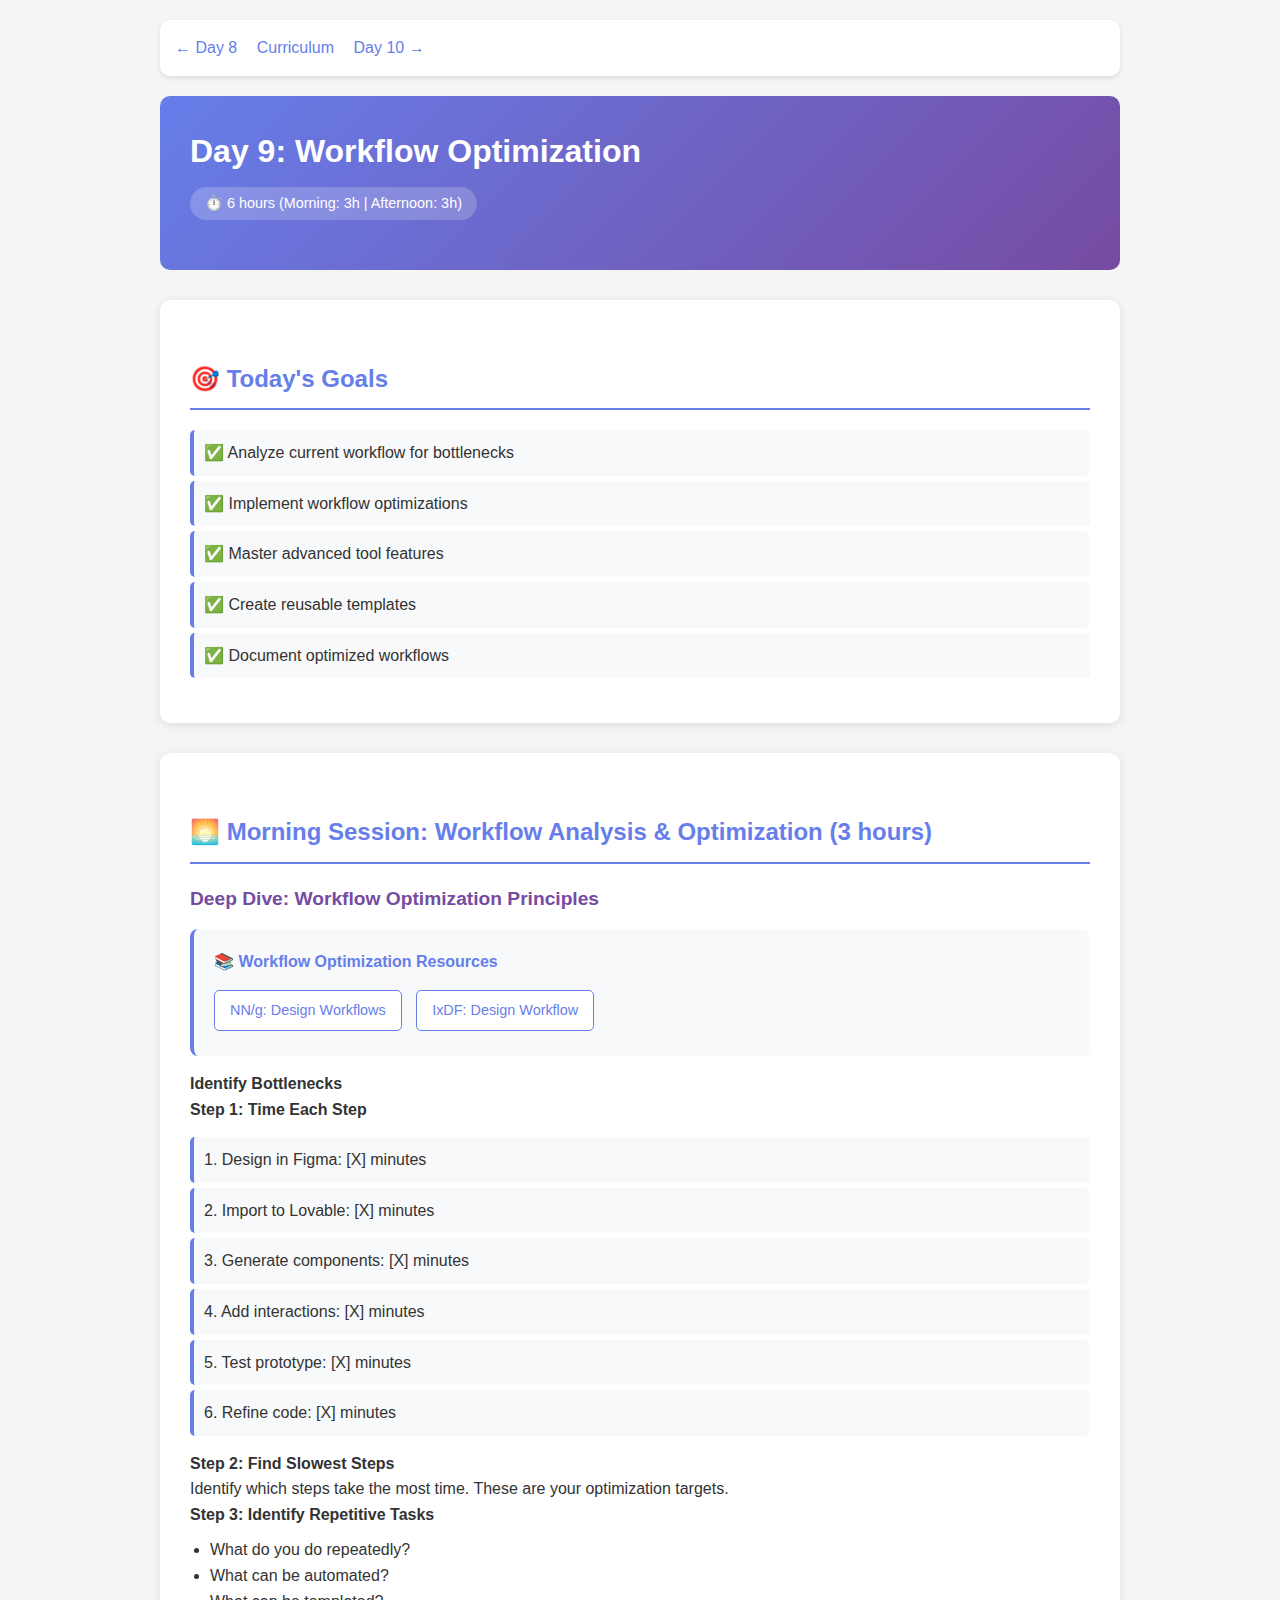
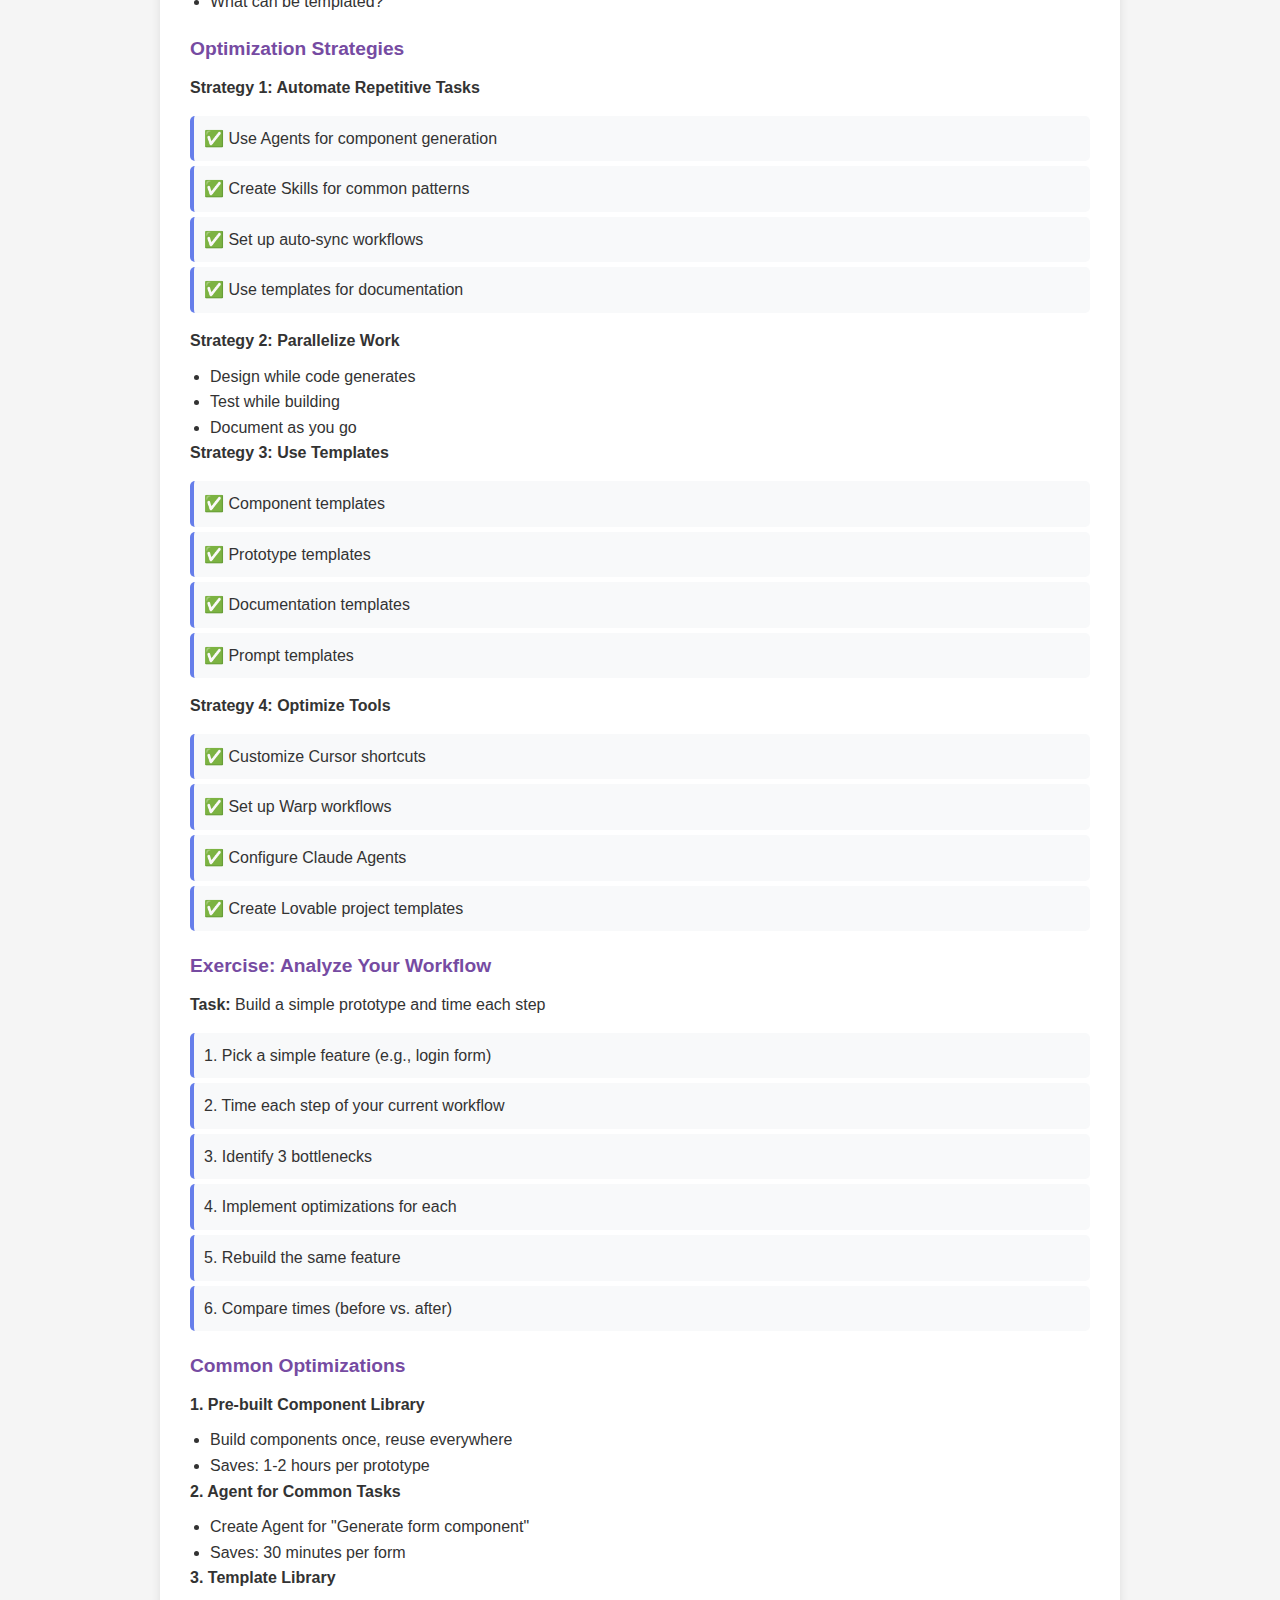
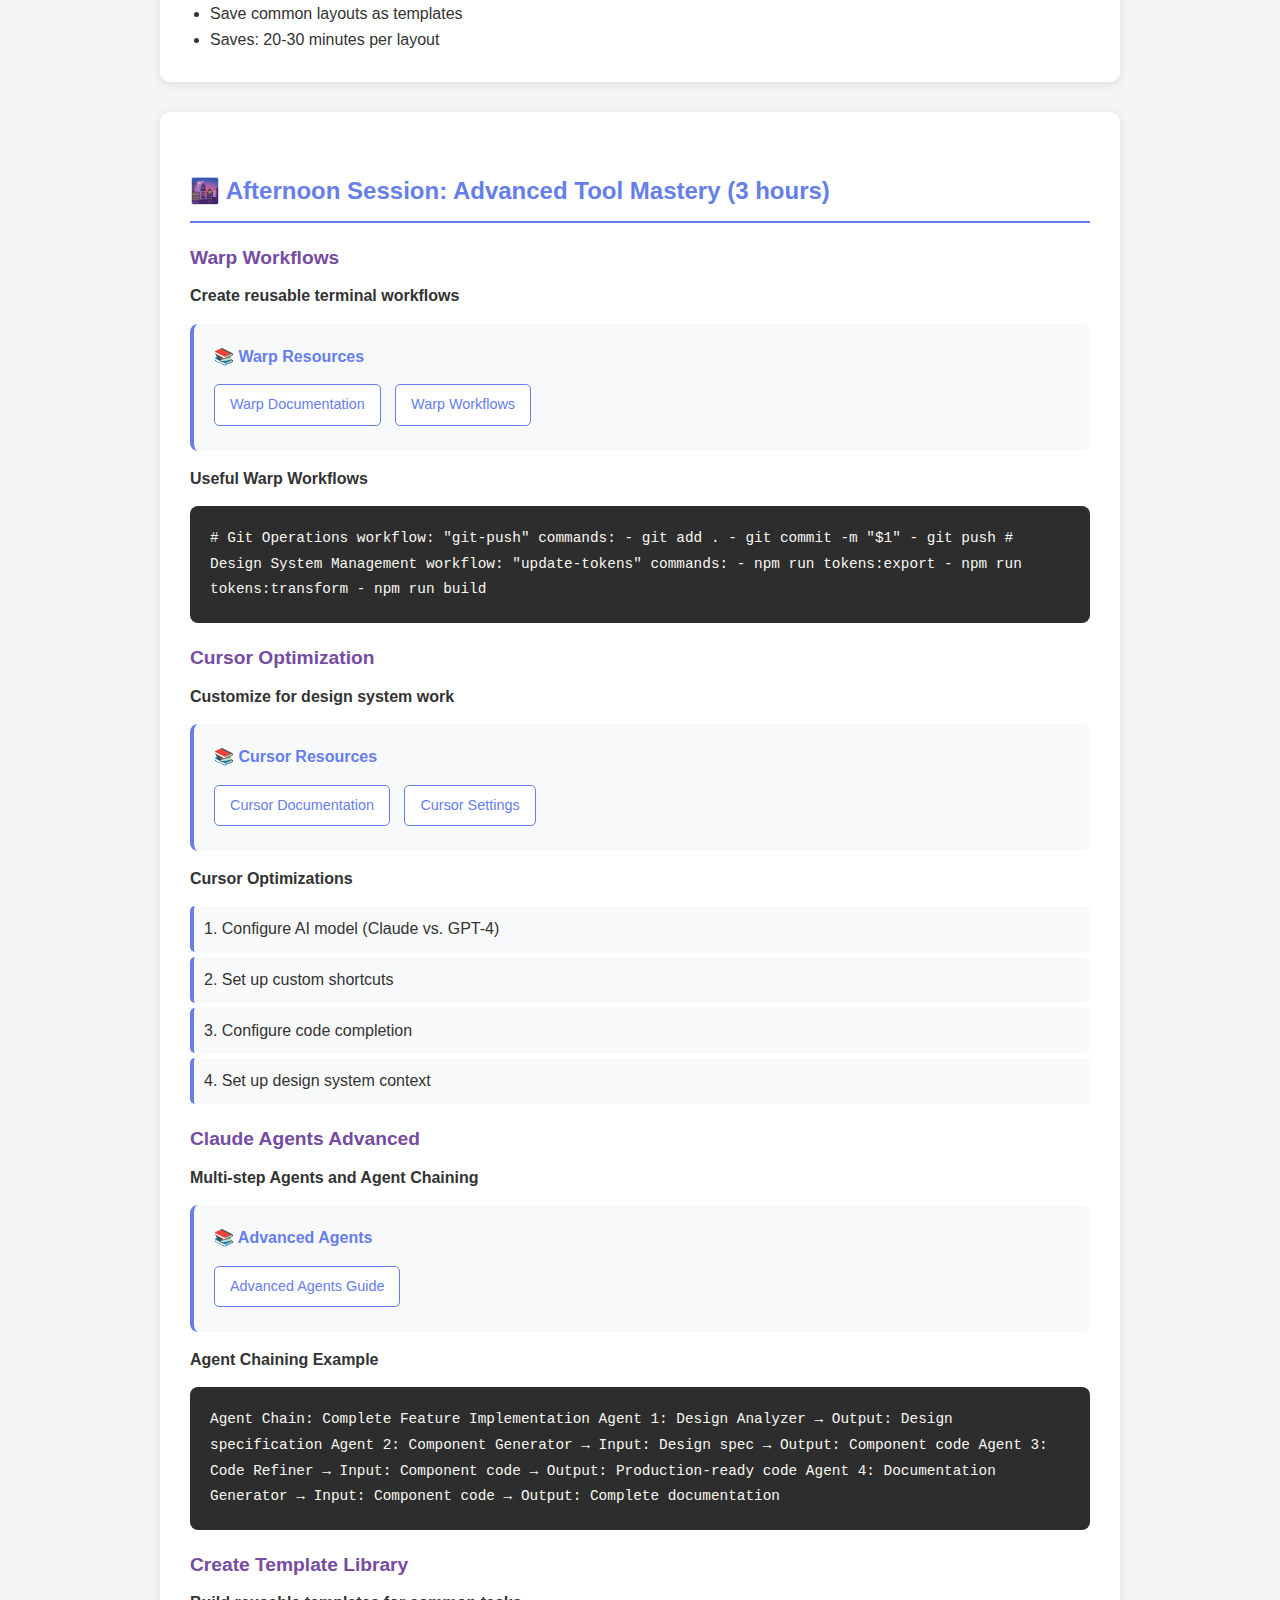
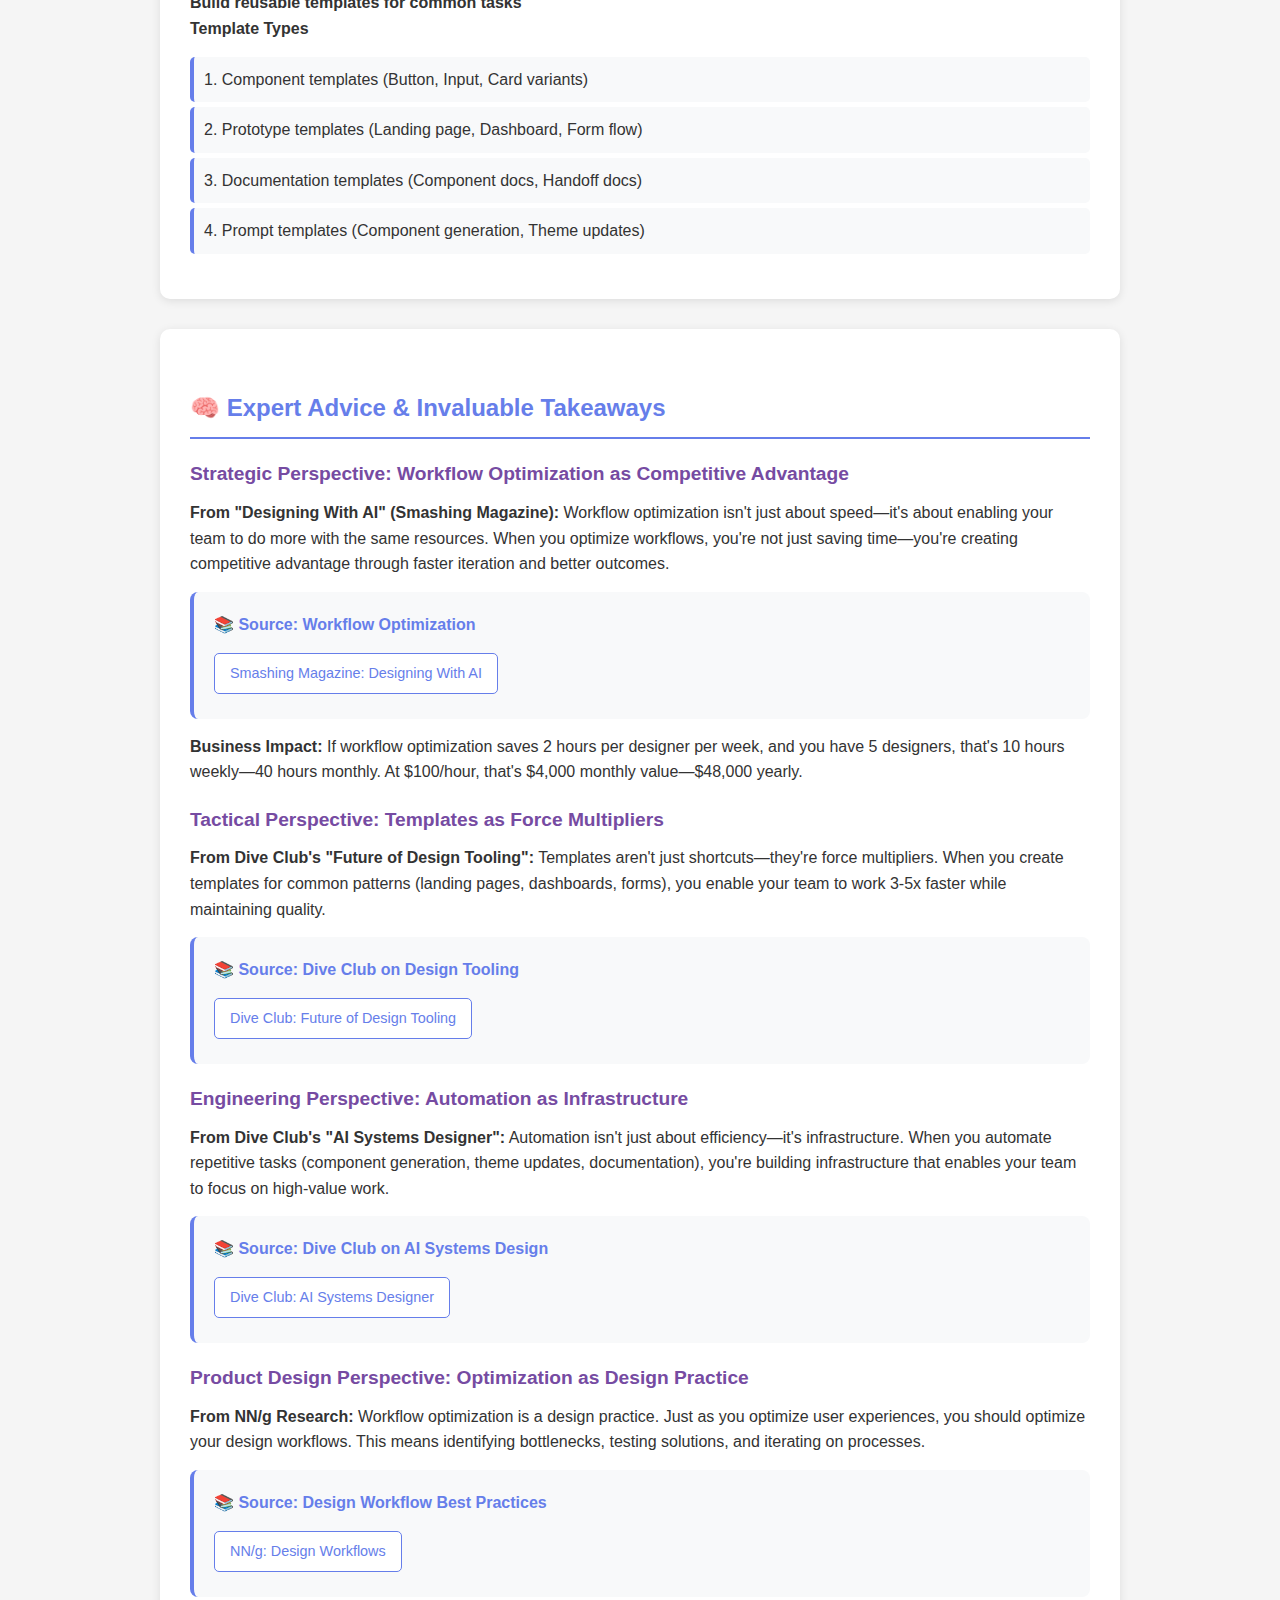
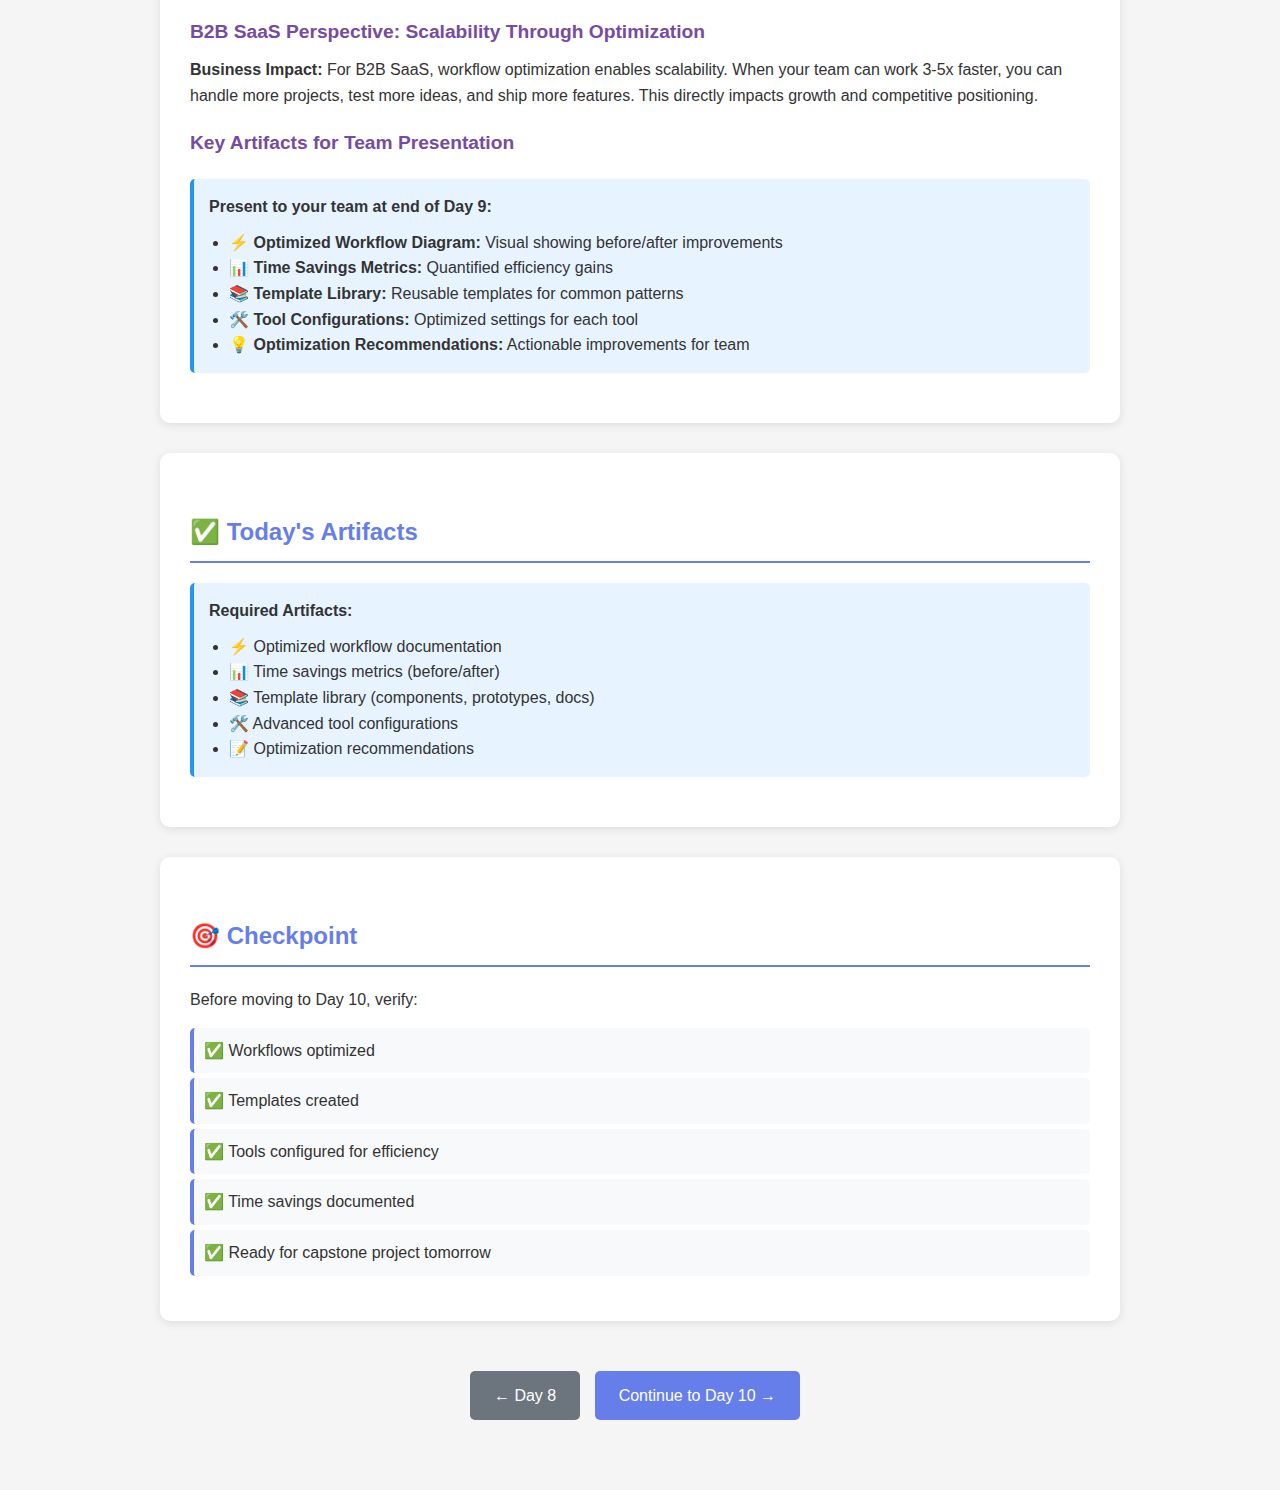
<file: day9.html>
<!DOCTYPE html>
<html lang="en">
<head>
    <meta charset="UTF-8">
    <meta name="viewport" content="width=device-width, initial-scale=1.0">
    <title>Day 9: Workflow Optimization | AI Rapid Prototyping</title>
    <link rel="stylesheet" href="styles.css">
</head>
<body>
    <div class="container">
        <div class="nav">
            <a href="day8.html">← Day 8</a>
            <a href="index.html">Curriculum</a>
            <a href="day10.html">Day 10 →</a>
        </div>
        
        <header>
            <h1>Day 9: Workflow Optimization</h1>
            <span class="time-badge">⏱️ 6 hours (Morning: 3h | Afternoon: 3h)</span>
        </header>
        
        <div class="section">
            <h2>🎯 Today's Goals</h2>
            <ul class="checklist">
                <li>✅ Analyze current workflow for bottlenecks</li>
                <li>✅ Implement workflow optimizations</li>
                <li>✅ Master advanced tool features</li>
                <li>✅ Create reusable templates</li>
                <li>✅ Document optimized workflows</li>
            </ul>
        </div>
        
        <div class="section">
            <h2>🌅 Morning Session: Workflow Analysis & Optimization (3 hours)</h2>
            
            <h3>Deep Dive: Workflow Optimization Principles</h3>
            
            <div class="resource-card">
                <h4>📚 Workflow Optimization Resources</h4>
                <a href="https://www.nngroup.com/articles/design-workflows/" target="_blank" class="resource-link">NN/g: Design Workflows</a>
                <a href="https://www.interaction-design.org/literature/topics/design-workflow" target="_blank" class="resource-link">IxDF: Design Workflow</a>
            </div>
            
            <h4>Identify Bottlenecks</h4>
            <p><strong>Step 1: Time Each Step</strong></p>
            <div class="checklist">
                <li>1. Design in Figma: [X] minutes</li>
                <li>2. Import to Lovable: [X] minutes</li>
                <li>3. Generate components: [X] minutes</li>
                <li>4. Add interactions: [X] minutes</li>
                <li>5. Test prototype: [X] minutes</li>
                <li>6. Refine code: [X] minutes</li>
            </div>
            
            <p><strong>Step 2: Find Slowest Steps</strong></p>
            <p>Identify which steps take the most time. These are your optimization targets.</p>
            
            <p><strong>Step 3: Identify Repetitive Tasks</strong></p>
            <ul style="margin-left: 20px; margin-top: 10px;">
                <li>What do you do repeatedly?</li>
                <li>What can be automated?</li>
                <li>What can be templated?</li>
            </ul>
            
            <h3>Optimization Strategies</h3>
            
            <h4>Strategy 1: Automate Repetitive Tasks</h4>
            <div class="checklist">
                <li>✅ Use Agents for component generation</li>
                <li>✅ Create Skills for common patterns</li>
                <li>✅ Set up auto-sync workflows</li>
                <li>✅ Use templates for documentation</li>
            </div>
            
            <h4>Strategy 2: Parallelize Work</h4>
            <ul style="margin-left: 20px; margin-top: 10px;">
                <li>Design while code generates</li>
                <li>Test while building</li>
                <li>Document as you go</li>
            </ul>
            
            <h4>Strategy 3: Use Templates</h4>
            <div class="checklist">
                <li>✅ Component templates</li>
                <li>✅ Prototype templates</li>
                <li>✅ Documentation templates</li>
                <li>✅ Prompt templates</li>
            </div>
            
            <h4>Strategy 4: Optimize Tools</h4>
            <div class="checklist">
                <li>✅ Customize Cursor shortcuts</li>
                <li>✅ Set up Warp workflows</li>
                <li>✅ Configure Claude Agents</li>
                <li>✅ Create Lovable project templates</li>
            </div>
            
            <h3>Exercise: Analyze Your Workflow</h3>
            <p><strong>Task:</strong> Build a simple prototype and time each step</p>
            
            <div class="checklist">
                <li>1. Pick a simple feature (e.g., login form)</li>
                <li>2. Time each step of your current workflow</li>
                <li>3. Identify 3 bottlenecks</li>
                <li>4. Implement optimizations for each</li>
                <li>5. Rebuild the same feature</li>
                <li>6. Compare times (before vs. after)</li>
            </div>
            
            <h3>Common Optimizations</h3>
            <p><strong>1. Pre-built Component Library</strong></p>
            <ul style="margin-left: 20px; margin-top: 10px;">
                <li>Build components once, reuse everywhere</li>
                <li>Saves: 1-2 hours per prototype</li>
            </ul>
            
            <p><strong>2. Agent for Common Tasks</strong></p>
            <ul style="margin-left: 20px; margin-top: 10px;">
                <li>Create Agent for "Generate form component"</li>
                <li>Saves: 30 minutes per form</li>
            </ul>
            
            <p><strong>3. Template Library</strong></p>
            <ul style="margin-left: 20px; margin-top: 10px;">
                <li>Save common layouts as templates</li>
                <li>Saves: 20-30 minutes per layout</li>
            </ul>
        </div>
        
        <div class="section">
            <h2>🌆 Afternoon Session: Advanced Tool Mastery (3 hours)</h2>
            
            <h3>Warp Workflows</h3>
            <p><strong>Create reusable terminal workflows</strong></p>
            
            <div class="resource-card">
                <h4>📚 Warp Resources</h4>
                <a href="https://docs.warp.dev" target="_blank" class="resource-link">Warp Documentation</a>
                <a href="https://docs.warp.dev/workflows" target="_blank" class="resource-link">Warp Workflows</a>
            </div>
            
            <h4>Useful Warp Workflows</h4>
            <div class="code-block">
<code># Git Operations
workflow: "git-push"
commands:
  - git add .
  - git commit -m "$1"
  - git push

# Design System Management
workflow: "update-tokens"
commands:
  - npm run tokens:export
  - npm run tokens:transform
  - npm run build</code>
            </div>
            
            <h3>Cursor Optimization</h3>
            <p><strong>Customize for design system work</strong></p>
            
            <div class="resource-card">
                <h4>📚 Cursor Resources</h4>
                <a href="https://docs.cursor.sh" target="_blank" class="resource-link">Cursor Documentation</a>
                <a href="https://docs.cursor.sh/settings" target="_blank" class="resource-link">Cursor Settings</a>
            </div>
            
            <h4>Cursor Optimizations</h4>
            <div class="checklist">
                <li>1. Configure AI model (Claude vs. GPT-4)</li>
                <li>2. Set up custom shortcuts</li>
                <li>3. Configure code completion</li>
                <li>4. Set up design system context</li>
            </div>
            
            <h3>Claude Agents Advanced</h3>
            <p><strong>Multi-step Agents and Agent Chaining</strong></p>
            
            <div class="resource-card">
                <h4>📚 Advanced Agents</h4>
                <a href="https://docs.anthropic.com/claude/docs/agents-advanced" target="_blank" class="resource-link">Advanced Agents Guide</a>
            </div>
            
            <h4>Agent Chaining Example</h4>
            <div class="code-block">
<code>Agent Chain: Complete Feature Implementation

Agent 1: Design Analyzer
  → Output: Design specification

Agent 2: Component Generator
  → Input: Design spec
  → Output: Component code

Agent 3: Code Refiner
  → Input: Component code
  → Output: Production-ready code

Agent 4: Documentation Generator
  → Input: Component code
  → Output: Complete documentation</code>
            </div>
            
            <h3>Create Template Library</h3>
            <p><strong>Build reusable templates for common tasks</strong></p>
            
            <h4>Template Types</h4>
            <div class="checklist">
                <li>1. Component templates (Button, Input, Card variants)</li>
                <li>2. Prototype templates (Landing page, Dashboard, Form flow)</li>
                <li>3. Documentation templates (Component docs, Handoff docs)</li>
                <li>4. Prompt templates (Component generation, Theme updates)</li>
            </div>
        </div>
        
        <div class="section">
            <h2>🧠 Expert Advice & Invaluable Takeaways</h2>
            
            <h3>Strategic Perspective: Workflow Optimization as Competitive Advantage</h3>
            <p><strong>From "Designing With AI" (Smashing Magazine):</strong> Workflow optimization isn't just about speed—it's about enabling your team to do more with the same resources. When you optimize workflows, you're not just saving time—you're creating competitive advantage through faster iteration and better outcomes.</p>
            
            <div class="resource-card">
                <h4>📚 Source: Workflow Optimization</h4>
                <a href="https://www.smashingmagazine.com/2025/08/designing-with-ai-practical-techniques-product-design/" target="_blank" class="resource-link">Smashing Magazine: Designing With AI</a>
            </div>
            
            <p><strong>Business Impact:</strong> If workflow optimization saves 2 hours per designer per week, and you have 5 designers, that's 10 hours weekly—40 hours monthly. At $100/hour, that's $4,000 monthly value—$48,000 yearly.</p>
            
            <h3>Tactical Perspective: Templates as Force Multipliers</h3>
            <p><strong>From Dive Club's "Future of Design Tooling":</strong> Templates aren't just shortcuts—they're force multipliers. When you create templates for common patterns (landing pages, dashboards, forms), you enable your team to work 3-5x faster while maintaining quality.</p>
            
            <div class="resource-card">
                <h4>📚 Source: Dive Club on Design Tooling</h4>
                <a href="https://www.dive.club/ideas/the-future-of-design-tooling" target="_blank" class="resource-link">Dive Club: Future of Design Tooling</a>
            </div>
            
            <h3>Engineering Perspective: Automation as Infrastructure</h3>
            <p><strong>From Dive Club's "AI Systems Designer":</strong> Automation isn't just about efficiency—it's infrastructure. When you automate repetitive tasks (component generation, theme updates, documentation), you're building infrastructure that enables your team to focus on high-value work.</p>
            
            <div class="resource-card">
                <h4>📚 Source: Dive Club on AI Systems Design</h4>
                <a href="https://www.dive.club/ideas/introducing-the-ai-systems-designer" target="_blank" class="resource-link">Dive Club: AI Systems Designer</a>
            </div>
            
            <h3>Product Design Perspective: Optimization as Design Practice</h3>
            <p><strong>From NN/g Research:</strong> Workflow optimization is a design practice. Just as you optimize user experiences, you should optimize your design workflows. This means identifying bottlenecks, testing solutions, and iterating on processes.</p>
            
            <div class="resource-card">
                <h4>📚 Source: Design Workflow Best Practices</h4>
                <a href="https://www.nngroup.com/articles/design-workflows/" target="_blank" class="resource-link">NN/g: Design Workflows</a>
            </div>
            
            <h3>B2B SaaS Perspective: Scalability Through Optimization</h3>
            <p><strong>Business Impact:</strong> For B2B SaaS, workflow optimization enables scalability. When your team can work 3-5x faster, you can handle more projects, test more ideas, and ship more features. This directly impacts growth and competitive positioning.</p>
            
            <h3>Key Artifacts for Team Presentation</h3>
            <div class="artifact-box">
                <p><strong>Present to your team at end of Day 9:</strong></p>
                <ul style="margin-left: 20px; margin-top: 10px;">
                    <li>⚡ <strong>Optimized Workflow Diagram:</strong> Visual showing before/after improvements</li>
                    <li>📊 <strong>Time Savings Metrics:</strong> Quantified efficiency gains</li>
                    <li>📚 <strong>Template Library:</strong> Reusable templates for common patterns</li>
                    <li>🛠️ <strong>Tool Configurations:</strong> Optimized settings for each tool</li>
                    <li>💡 <strong>Optimization Recommendations:</strong> Actionable improvements for team</li>
                </ul>
            </div>
        </div>
        
        <div class="section">
            <h2>✅ Today's Artifacts</h2>
            <div class="artifact-box">
                <p><strong>Required Artifacts:</strong></p>
                <ul style="margin-left: 20px; margin-top: 10px;">
                    <li>⚡ Optimized workflow documentation</li>
                    <li>📊 Time savings metrics (before/after)</li>
                    <li>📚 Template library (components, prototypes, docs)</li>
                    <li>🛠️ Advanced tool configurations</li>
                    <li>📝 Optimization recommendations</li>
                </ul>
            </div>
        </div>
        
        <div class="section">
            <h2>🎯 Checkpoint</h2>
            <p>Before moving to Day 10, verify:</p>
            <ul class="checklist">
                <li>✅ Workflows optimized</li>
                <li>✅ Templates created</li>
                <li>✅ Tools configured for efficiency</li>
                <li>✅ Time savings documented</li>
                <li>✅ Ready for capstone project tomorrow</li>
            </ul>
        </div>
        
        <div style="text-align: center; margin: 40px 0;">
            <a href="day8.html" class="btn btn-secondary">← Day 8</a>
            <a href="day10.html" class="btn">Continue to Day 10 →</a>
        </div>
    </div>
    <script src="script.js"></script>
</body>
</html>
</file>
<file: styles.css>
* {
    margin: 0;
    padding: 0;
    box-sizing: border-box;
}

body {
    font-family: -apple-system, BlinkMacSystemFont, 'Segoe UI', Roboto, 'Helvetica Neue', Arial, sans-serif;
    line-height: 1.6;
    color: #333;
    background: #f5f5f5;
}

.container {
    max-width: 1000px;
    margin: 0 auto;
    padding: 20px;
}

header {
    background: linear-gradient(135deg, #667eea 0%, #764ba2 100%);
    color: white;
    padding: 30px;
    border-radius: 10px;
    margin-bottom: 30px;
}

.nav {
    background: white;
    padding: 15px;
    border-radius: 10px;
    margin-bottom: 20px;
    box-shadow: 0 2px 5px rgba(0,0,0,0.1);
}

.nav a {
    color: #667eea;
    text-decoration: none;
    margin-right: 15px;
}

.nav a:hover {
    text-decoration: underline;
}

.section {
    background: white;
    padding: 30px;
    border-radius: 10px;
    margin-bottom: 30px;
    box-shadow: 0 2px 10px rgba(0,0,0,0.1);
}

h1 {
    font-size: 2em;
    margin-bottom: 10px;
}

h2 {
    color: #667eea;
    margin: 30px 0 20px 0;
    font-size: 1.5em;
    border-bottom: 2px solid #667eea;
    padding-bottom: 10px;
}

h3 {
    color: #764ba2;
    margin: 20px 0 10px 0;
    font-size: 1.2em;
}

.time-badge {
    display: inline-block;
    background: rgba(255,255,255,0.2);
    color: white;
    padding: 5px 15px;
    border-radius: 20px;
    font-size: 0.9em;
    margin-bottom: 20px;
}

.checklist {
    list-style: none;
    margin: 15px 0;
}

.checklist li {
    padding: 10px;
    margin: 5px 0;
    background: #f8f9fa;
    border-left: 4px solid #667eea;
    border-radius: 5px;
    cursor: pointer;
    transition: all 0.2s;
}

.checklist li:hover {
    background: #e9ecef;
}

.checklist li.completed {
    background: #d4edda;
    border-left-color: #28a745;
    text-decoration: line-through;
    opacity: 0.7;
}

.checklist li.completed::before {
    content: "✓ ";
    color: #28a745;
    font-weight: bold;
}

.resource-card {
    background: #f8f9fa;
    padding: 20px;
    margin: 15px 0;
    border-radius: 8px;
    border-left: 4px solid #667eea;
}

.resource-card h4 {
    color: #667eea;
    margin-bottom: 10px;
}

.resource-link {
    display: inline-block;
    color: #667eea;
    text-decoration: none;
    margin: 5px 10px 5px 0;
    padding: 8px 15px;
    background: white;
    border-radius: 5px;
    border: 1px solid #667eea;
    transition: all 0.3s;
    font-size: 0.9em;
}

.resource-link:hover {
    background: #667eea;
    color: white;
}

code {
    background: #f4f4f4;
    padding: 2px 6px;
    border-radius: 3px;
    font-family: 'Courier New', monospace;
    font-size: 0.9em;
}

.code-block {
    background: #2d2d2d;
    color: #f8f8f2;
    padding: 20px;
    border-radius: 8px;
    overflow-x: auto;
    margin: 15px 0;
    font-family: 'Courier New', monospace;
}

.code-block code {
    background: none;
    color: inherit;
    padding: 0;
}

.pro-tip {
    background: #fff3cd;
    border-left: 4px solid #ffc107;
    padding: 15px;
    margin: 20px 0;
    border-radius: 5px;
}

.pro-tip strong {
    color: #856404;
}

.artifact-box {
    background: #e7f3ff;
    border-left: 4px solid #2196F3;
    padding: 15px;
    margin: 20px 0;
    border-radius: 5px;
}

.btn {
    display: inline-block;
    padding: 12px 24px;
    background: #667eea;
    color: white;
    text-decoration: none;
    border-radius: 5px;
    margin: 10px 10px 10px 0;
    transition: background 0.3s;
}

.btn:hover {
    background: #5568d3;
}

.btn-secondary {
    background: #6c757d;
}

.btn-secondary:hover {
    background: #5a6268;
}

table {
    width: 100%;
    border-collapse: collapse;
    margin: 15px 0;
}

table th, table td {
    padding: 10px;
    text-align: left;
    border: 1px solid #ddd;
}

table th {
    background: #f8f9fa;
    font-weight: 600;
}

table tr:nth-child(even) {
    background: #f8f9fa;
}
</file>
